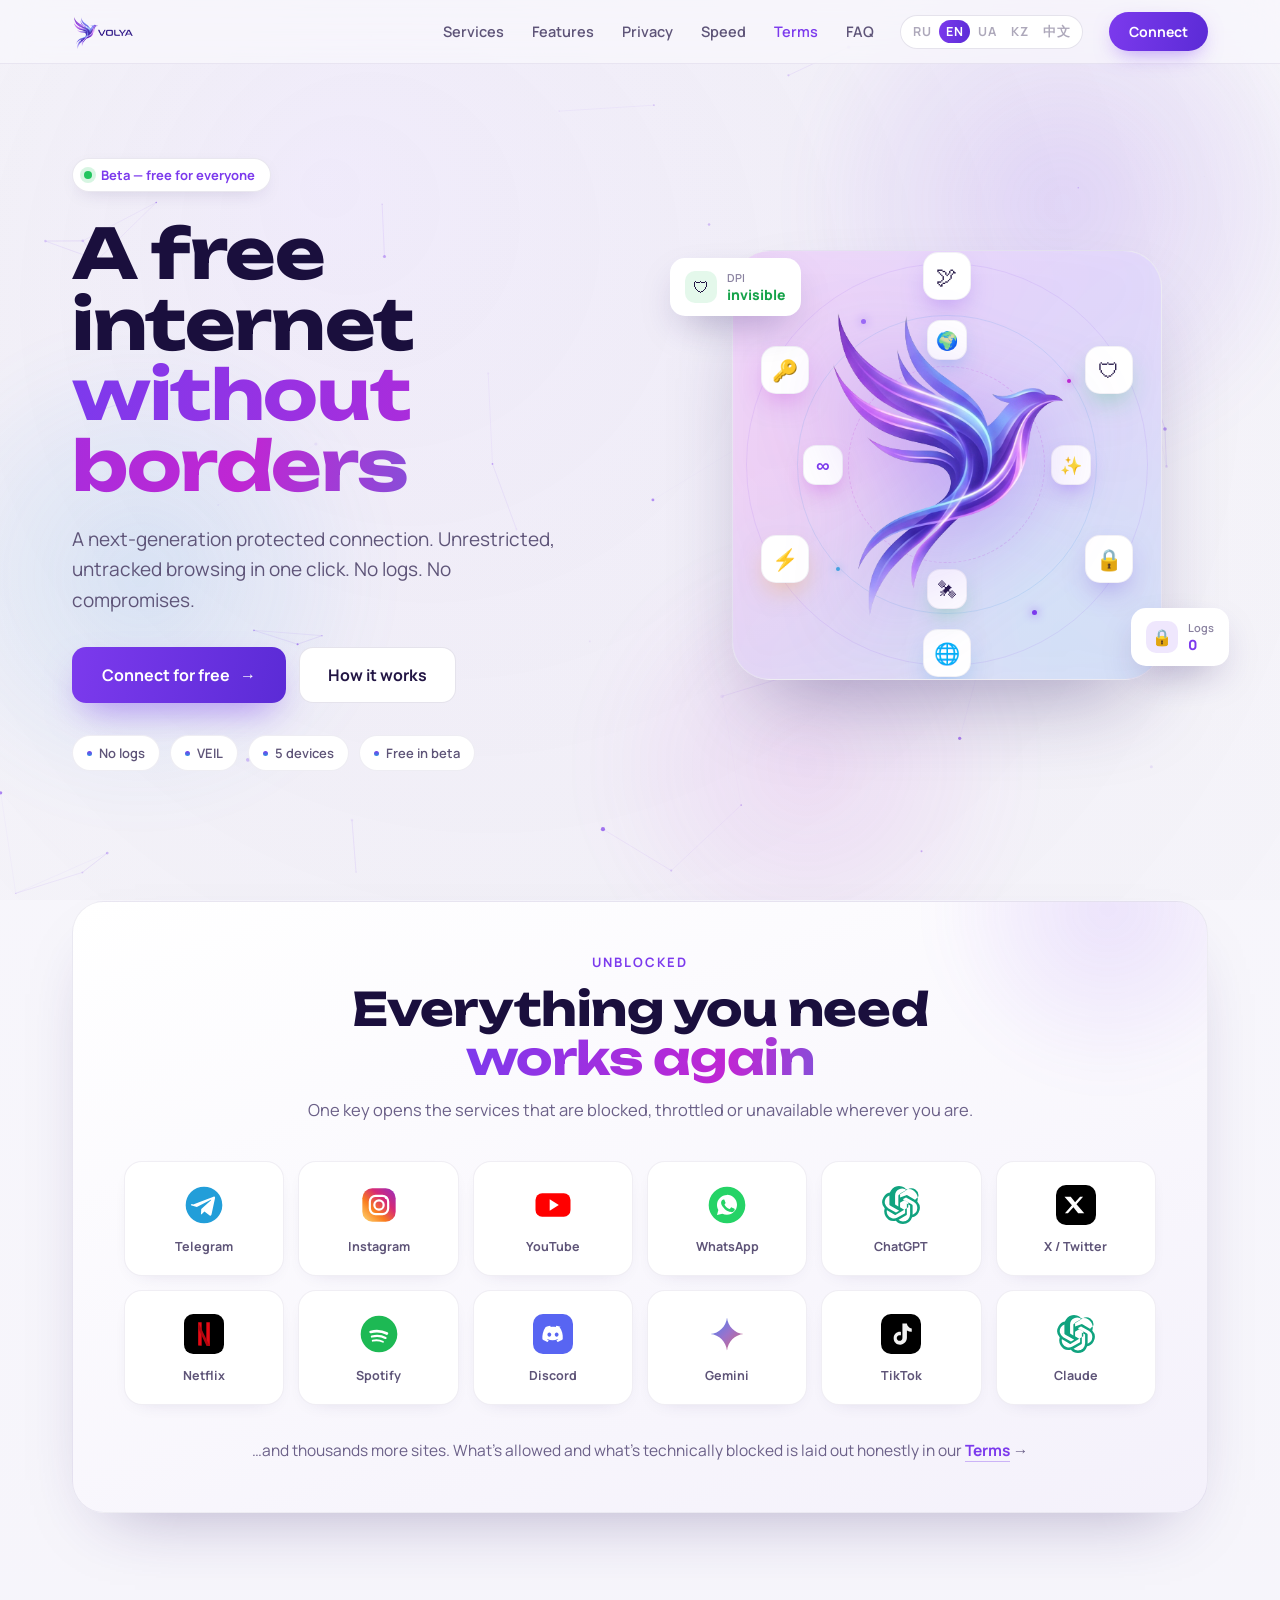
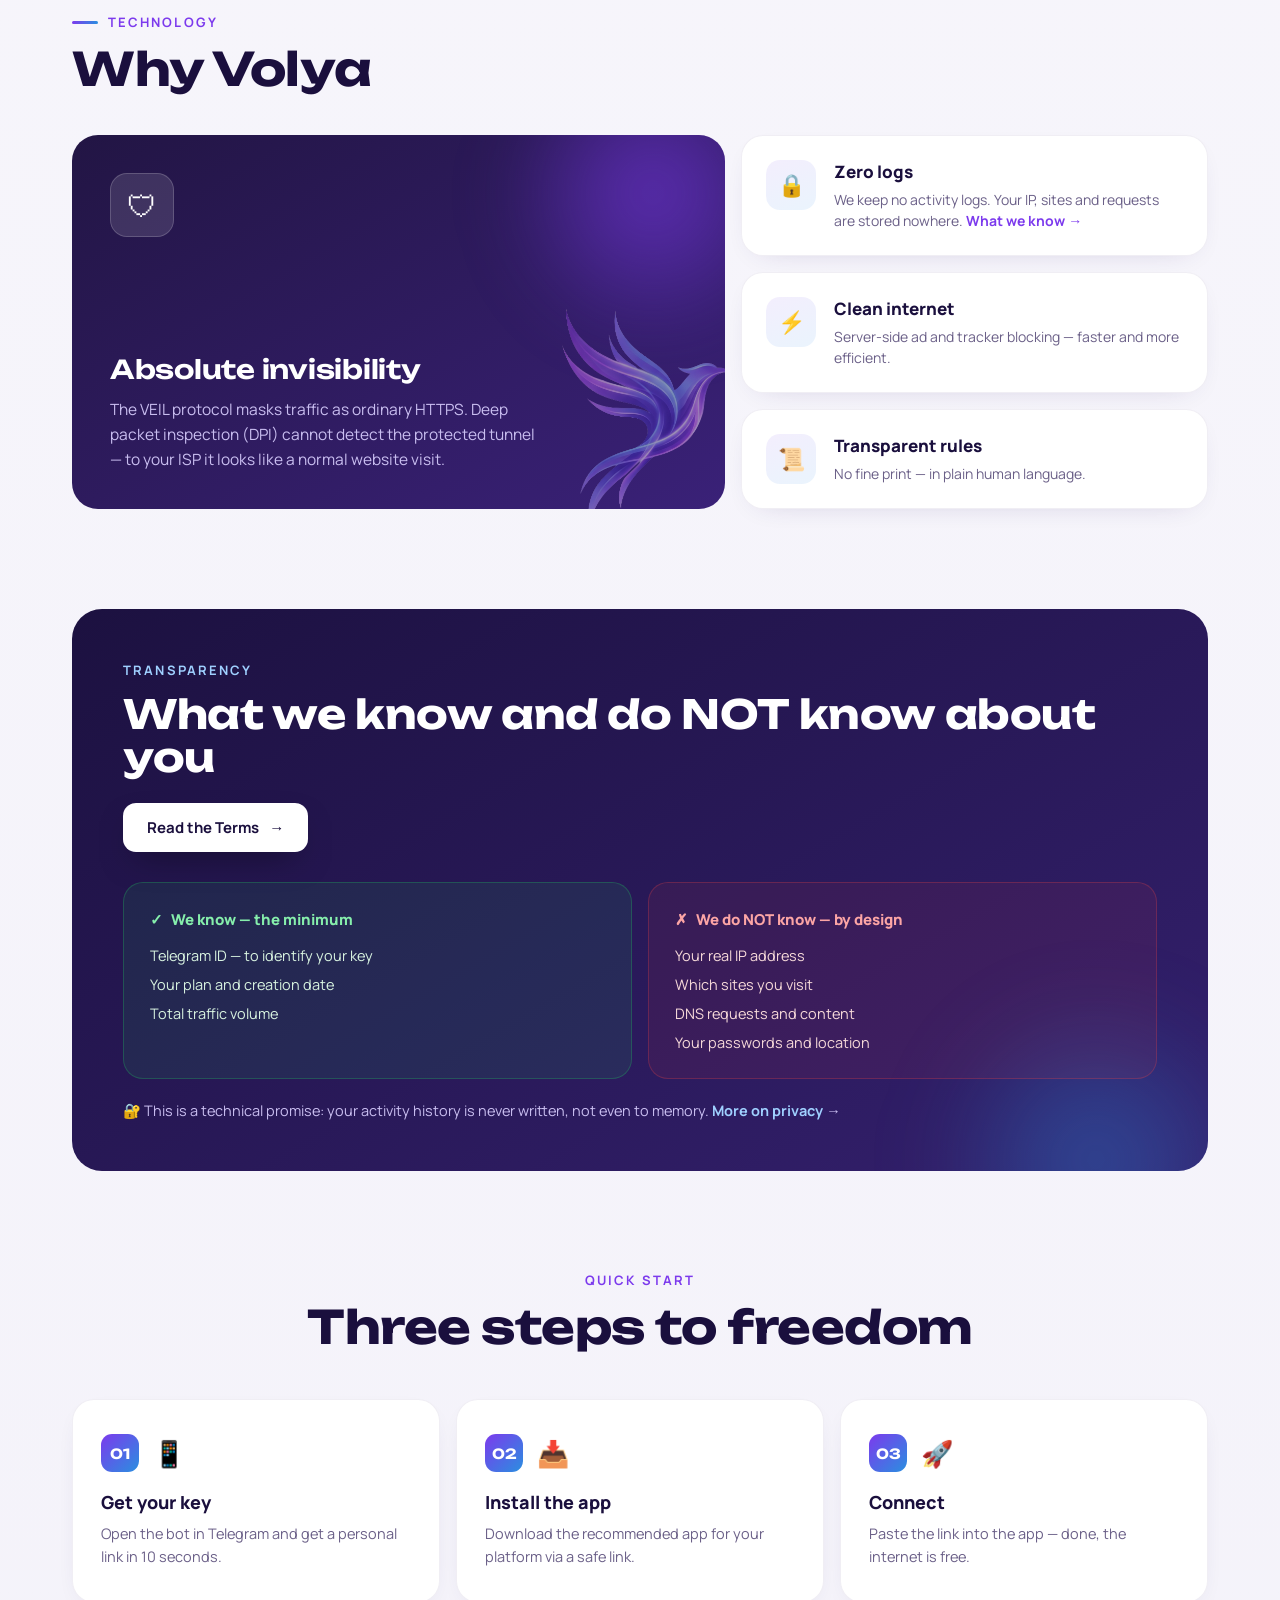
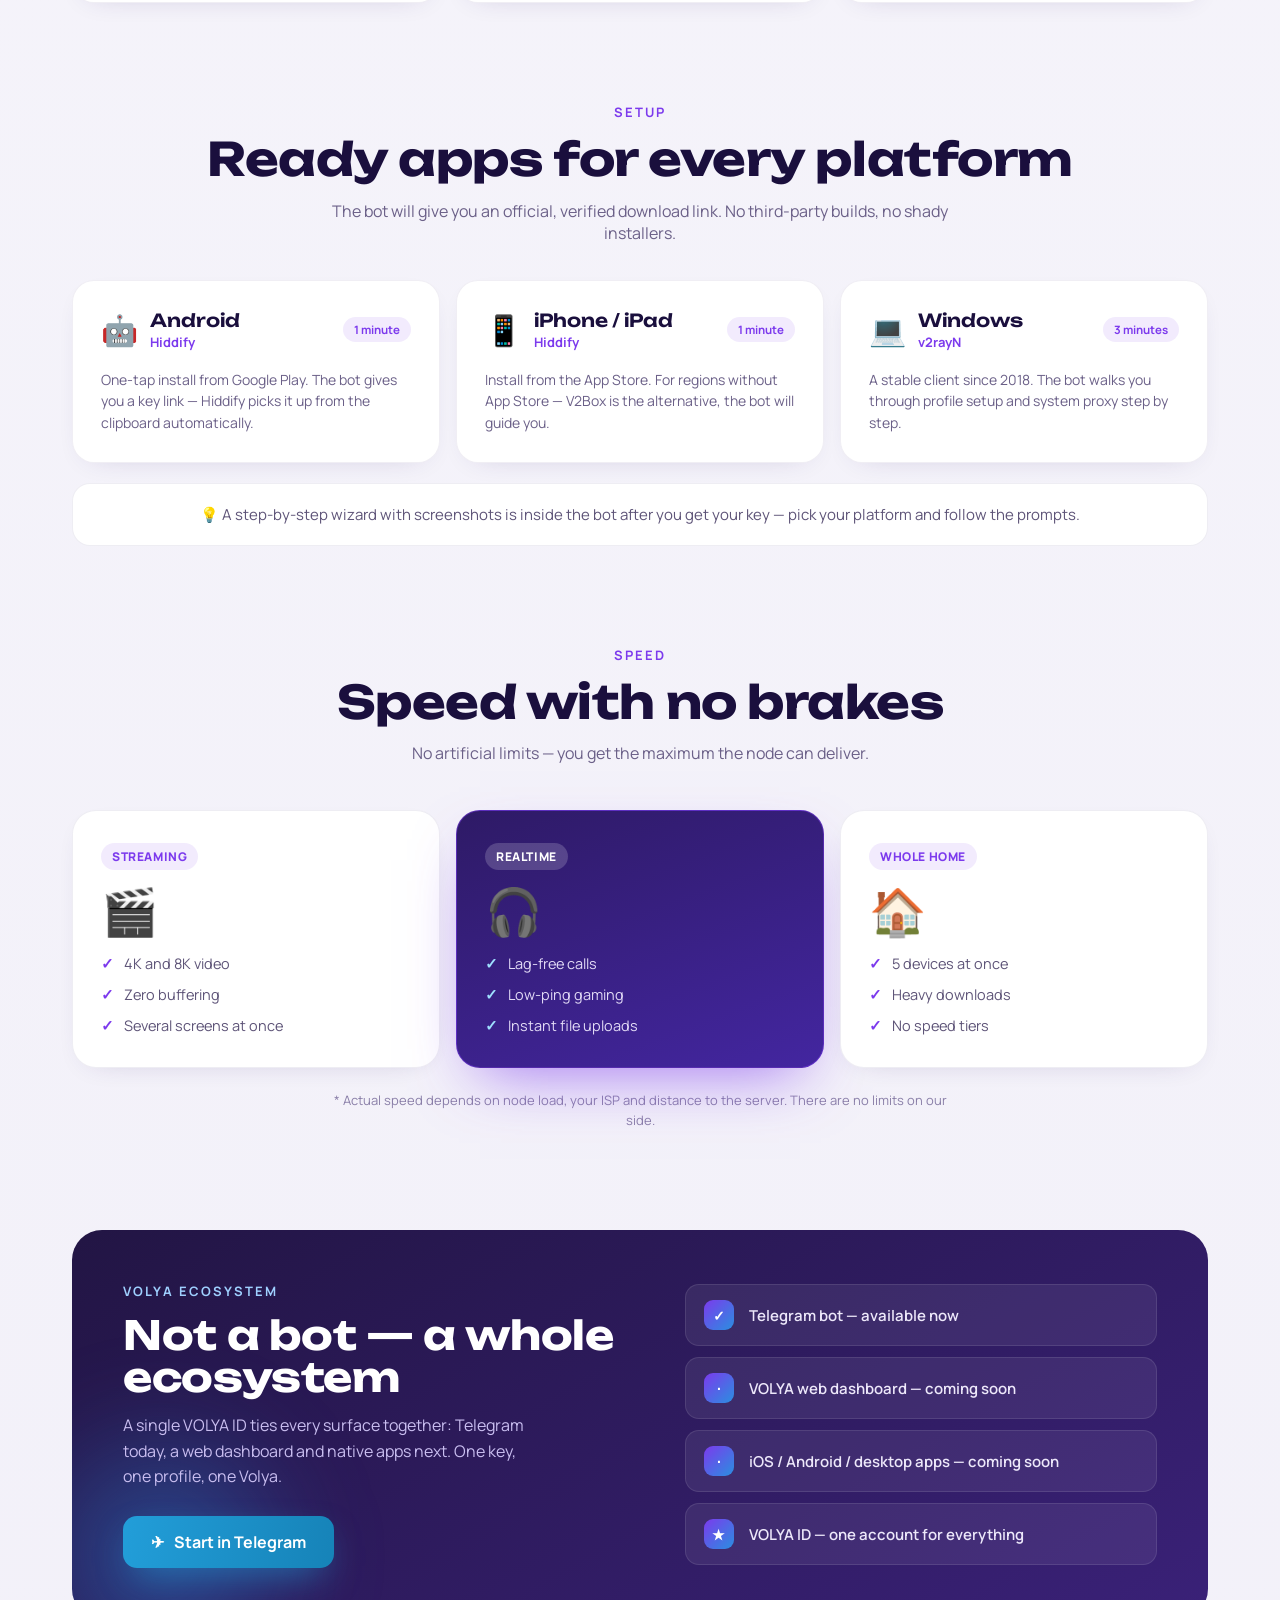
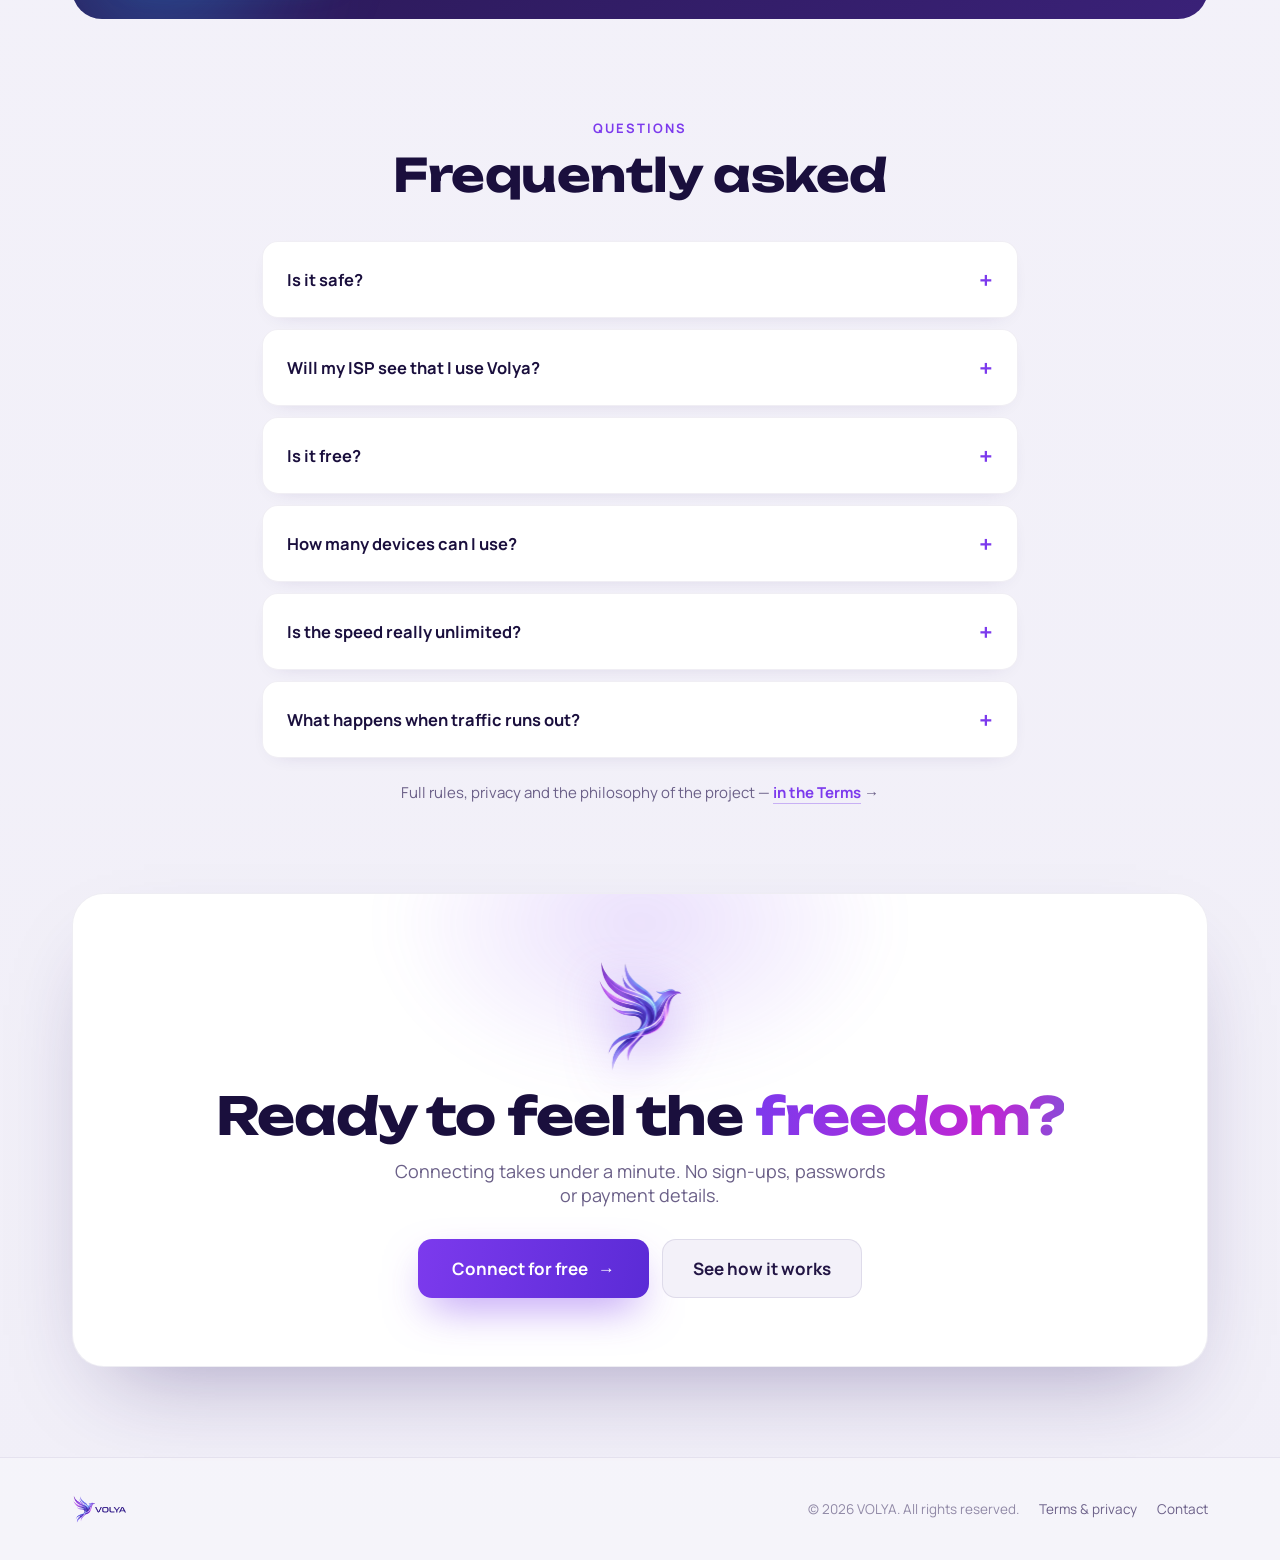
<file: index.html>
<!DOCTYPE html>
<html lang="ru">
<head>
<meta charset="UTF-8">
<meta name="viewport" content="width=device-width, initial-scale=1">
<title>VOLYA — бесплатный VPN через Telegram | обход блокировок, без логов</title>
<meta name="description" content="Бесплатный VPN VOLYA через Telegram-бот: доступ к заблокированным сайтам за 1 минуту. Стойкость к DPI (технология VEIL), 5 устройств, без логов и регистрации.">
<meta name="keywords" content="бесплатный VPN, VPN Telegram, обход блокировок, VPN без логов, доступ к заблокированным сайтам, free VPN, VPN бот, свободный интернет">
<link rel="canonical" href="https://volya.cloud/">
<meta name="robots" content="index, follow">
<meta name="theme-color" content="#7C3AED">
<!-- Open Graph -->
<meta property="og:type" content="website">
<meta property="og:site_name" content="VOLYA">
<meta property="og:title" content="VOLYA — бесплатный VPN через Telegram">
<meta property="og:description" content="Доступ к свободному интернету за 1 минуту. Обход блокировок, стойкость к DPI, без логов и регистрации. 5 устройств. Бесплатно в бете.">
<meta property="og:url" content="https://volya.cloud/">
<meta property="og:image" content="https://volya.cloud/assets/og.png">
<meta property="og:image:width" content="1200">
<meta property="og:image:height" content="630">
<meta property="og:locale" content="ru_RU">
<meta property="og:locale:alternate" content="en_US">
<meta property="og:locale:alternate" content="uk_UA">
<meta property="og:locale:alternate" content="kk_KZ">
<meta property="og:locale:alternate" content="zh_CN">
<!-- Twitter -->
<meta name="twitter:card" content="summary_large_image">
<meta name="twitter:title" content="VOLYA — бесплатный VPN через Telegram">
<meta name="twitter:description" content="Доступ к свободному интернету за 1 минуту. Без логов, без регистрации. Бесплатно в бете.">
<meta name="twitter:image" content="https://volya.cloud/assets/og.png">
<!-- JSON-LD: Organization + SoftwareApplication + FAQPage (GEO/AI-цитируемость) -->
<script type="application/ld+json">{"@context":"https://schema.org","@type":"Organization","name":"VOLYA","url":"https://volya.cloud/","logo":"https://volya.cloud/logo.png","sameAs":["https://t.me/volya_gate_bot"],"description":"Бесплатный VPN-сервис через Telegram-бот: доступ к свободному интернету, обход блокировок, без логов."}</script>
<script type="application/ld+json">{"@context":"https://schema.org","@type":"SoftwareApplication","name":"VOLYA VPN","applicationCategory":"SecurityApplication","operatingSystem":"Android, iOS, Windows","offers":{"@type":"Offer","price":"0","priceCurrency":"USD"},"description":"Бесплатный VPN через Telegram-бот. Обход блокировок, стойкость к DPI, 5 устройств, без логов и регистрации.","url":"https://volya.cloud/"}</script>
<script type="application/ld+json">{"@context":"https://schema.org","@type":"FAQPage","mainEntity":[{"@type":"Question","name":"VOLYA — это бесплатно?","acceptedAnswer":{"@type":"Answer","text":"Да. Пока проект в бета-тестировании, VOLYA полностью бесплатен: без регистрации, паролей и платёжных данных. Ключ доступа выдаётся в Telegram-боте за 1 минуту."}},{"@type":"Question","name":"Как получить бесплатный VPN VOLYA?","acceptedAnswer":{"@type":"Answer","text":"Откройте Telegram-бот @volya_gate_bot, нажмите «Получить ключ», выберите платформу (Android, iOS, Windows) и следуйте пошаговой инструкции. Подключение занимает меньше минуты."}},{"@type":"Question","name":"Увидит ли провайдер, что я использую VPN?","acceptedAnswer":{"@type":"Answer","text":"Нет. Технология VEIL делает трафик неотличимым от обычного HTTPS. Системы DPI, которые используют провайдеры, не могут обнаружить защищённое соединение."}},{"@type":"Question","name":"На скольких устройствах работает один ключ?","acceptedAnswer":{"@type":"Answer","text":"Один ключ работает одновременно на 5 устройствах — телефон, планшет, ПК и ТВ. Скорость не делится на тарифы."}}]}</script>
<link rel="icon" type="image/png" href="favicon.png?v=2">
<link href="assets/fonts/fonts.css" rel="stylesheet">
<style>
*{box-sizing:border-box;margin:0;padding:0}
html{scroll-behavior:smooth;scroll-padding-top:80px}
body{background:#F4F3F9;color:#221544;font-family:'Manrope',sans-serif;-webkit-font-smoothing:antialiased;overflow-x:hidden}
::selection{background:rgba(124,58,237,.18);color:#221544}
a{color:inherit;text-decoration:none}
button{font-family:inherit}
img{max-width:100%;display:block}
@keyframes floatY{0%{transform:translateY(0)}50%{transform:translateY(-16px)}100%{transform:translateY(0)}}
@keyframes floatY2{0%{transform:translateY(0)}50%{transform:translateY(13px)}100%{transform:translateY(0)}}
@keyframes meshShift{0%{transform:translate(0,0) rotate(0)}50%{transform:translate(-4%,3%) rotate(8deg)}100%{transform:translate(0,0) rotate(0)}}
@keyframes shimmer{0%{background-position:0% 50%}100%{background-position:200% 50%}}
@keyframes pulseDot{0%,100%{opacity:1;transform:scale(1)}50%{opacity:.35;transform:scale(.6)}}
@keyframes orbit{to{transform:rotate(360deg)}}
@keyframes orbitR{to{transform:rotate(-360deg)}}
.shdisplay{font-family:'Unbounded',sans-serif}
.shimmer{background:linear-gradient(100deg,#7C3AED 0%,#C026D3 38%,#2A8FE0 72%,#7C3AED 100%);background-size:200% auto;-webkit-background-clip:text;background-clip:text;color:transparent;animation:shimmer 7s linear infinite}
.hov{transition:transform .25s,box-shadow .25s,border-color .25s,background .25s,color .25s}
@media(prefers-reduced-motion:reduce){*,*::before,*::after{animation-duration:.001ms!important;animation-iteration-count:1!important;transition-duration:.001ms!important}}
@media(max-width:760px){[style*="blur(42px)"]{animation:none!important}}
.burger{display:none;align-items:center;justify-content:center;width:42px;height:42px;border-radius:12px;background:#fff;border:1px solid rgba(46,26,102,.12);cursor:pointer;flex-direction:column;gap:4px}
.burger span{display:block;width:18px;height:2px;border-radius:2px;background:#5E5478}
.mobile-menu{display:none;position:fixed;inset:0;z-index:60;background:rgba(248,247,252,.98);flex-direction:column;padding:88px 26px 30px;gap:6px}
.mobile-menu a{font-family:'Unbounded',sans-serif;font-weight:600;font-size:22px;color:#1A0F3D;padding:14px 0;border-bottom:1px solid rgba(46,26,102,.06)}
.mobile-menu .mm-cta{font-family:'Manrope';font-weight:700;font-size:16px;color:#fff;text-align:center;border:none;border-bottom:none;border-radius:14px;padding:16px;margin-top:16px;background:linear-gradient(100deg,#7C3AED,#5B2BD6)}
.mm-close{position:absolute;top:20px;right:20px;width:42px;height:42px;border-radius:12px;background:#fff;border:1px solid rgba(46,26,102,.12);cursor:pointer;font-size:20px;color:#5E5478}
.hov-nav:hover{color:#221544!important}
.hov-nav-active:hover{color:#5B2BD6!important}
.hov-btn:hover{transform:translateY(-1px);box-shadow:0 12px 28px -8px rgba(124,58,237,.75)!important}
.hov-cta:hover{transform:translateY(-2px);box-shadow:0 22px 46px -12px rgba(124,58,237,.75)!important}
.hov-secondary:hover{border-color:rgba(124,58,237,.4)!important}
.hov-card:hover{transform:translateY(-5px);box-shadow:0 18px 40px -18px rgba(124,58,237,.5)!important}
.hov-card-feat:hover{border-color:rgba(124,58,237,.3)!important}
.hov-lift:hover{transform:translateY(-2px)}
.hov-tariff:hover{transform:translateY(-5px)}
.hov-pill:hover{border-color:rgba(124,58,237,.4)!important;color:#221544!important}
.faq-button:hover{background:rgba(124,58,237,.04)}
.faq-item.open .faq-icon{transform:rotate(45deg)}
.faq-item.open .faq-answer{max-height:600px!important}
.faq-item.open{border-color:rgba(124,58,237,.35)!important}
.lang-btn{cursor:pointer;letter-spacing:.04em}
.lang-btn:hover{border-color:rgba(124,58,237,.4)!important}
@media(max-width:920px){
  .hero-grid{grid-template-columns:1fr!important;padding-top:120px!important}
  .hero-visual{min-height:380px!important;max-width:380px!important;margin:0 auto!important}
  .nav-links{display:none!important}
  .nav-cta-mobile-hide{display:none!important}
  .burger{display:flex!important}
  #siteNav{backdrop-filter:none!important;-webkit-backdrop-filter:none!important;background:rgba(248,247,252,.97)!important}
  .grid-3,.grid-6{grid-template-columns:1fr 1fr!important}
  .grid-features{grid-template-columns:1fr!important}
  .grid-tg{grid-template-columns:1fr!important}
}
@media(max-width:560px){
  .grid-3,.grid-6,.grid-tariffs{grid-template-columns:1fr!important}
  .nav-cta-mobile-hide{display:none!important}
  .nav-bar{padding:10px 18px!important;gap:14px!important}
  .section-pad{padding-left:18px!important;padding-right:18px!important}
}
</style>
</head>
<body>
<div style="position:relative;min-height:100vh;background:linear-gradient(180deg,#F8F7FC 0%,#F1EFF8 100%)">

<canvas id="cosmosCanvas" style="position:fixed;inset:0;width:100%;height:100%;pointer-events:none;z-index:0"></canvas>

<div id="ambient" style="position:fixed;inset:0;pointer-events:none;z-index:0;overflow:hidden">
  <div style="position:absolute;top:-10%;right:-6%;width:46vw;height:46vw;border-radius:50%;background:radial-gradient(circle,rgba(124,58,237,.16),transparent 65%);filter:blur(20px)"></div>
  <div style="position:absolute;top:34%;left:-10%;width:42vw;height:42vw;border-radius:50%;background:radial-gradient(circle,rgba(42,143,224,.13),transparent 65%);filter:blur(20px)"></div>
  <div style="position:absolute;bottom:-12%;right:18%;width:38vw;height:38vw;border-radius:50%;background:radial-gradient(circle,rgba(192,38,211,.10),transparent 65%);filter:blur(24px)"></div>
</div>

<!-- NAV -->
<nav id="siteNav" style="position:fixed;top:0;left:0;right:0;z-index:50;backdrop-filter:blur(16px);-webkit-backdrop-filter:blur(16px);background:rgba(248,247,252,.74);border-bottom:1px solid rgba(46,26,102,.07)">
  <div class="nav-bar" style="max-width:1200px;margin:0 auto;padding:12px 32px;display:flex;align-items:center;gap:26px">
    <a href="#top" style="display:flex;align-items:center;margin-right:auto"><img src="assets/logo.png" alt="VOLYA" style="height:34px;width:auto"></a>
    <div class="nav-links" style="display:flex;gap:28px;align-items:center">
      <a class="hov hov-nav" href="#services" style="font-size:14.5px;font-weight:600;color:#5E5478" data-i18n="nav.services">Сервисы</a>
      <a class="hov hov-nav" href="#why" style="font-size:14.5px;font-weight:600;color:#5E5478" data-i18n="nav.features">Возможности</a>
      <a class="hov hov-nav" href="/privacy.html" style="font-size:14.5px;font-weight:600;color:#5E5478" data-i18n="nav.privacy">Приватность</a>
      <a class="hov hov-nav" href="#tariffs" style="font-size:14.5px;font-weight:600;color:#5E5478" data-i18n="nav.tariffs">Скорость</a>
      <a class="hov hov-nav-active" href="/terms.html" style="font-size:14.5px;font-weight:600;color:#7C3AED" data-i18n="nav.terms">Условия</a>
      <a class="hov hov-nav" href="#faq" style="font-size:14.5px;font-weight:600;color:#5E5478" data-i18n="nav.faq">FAQ</a>
    </div>
    <div class="lang-btn" style="display:flex;align-items:center;gap:1px;background:#fff;border:1px solid rgba(46,26,102,.12);font-weight:700;font-size:12.5px;padding:4px 5px;border-radius:999px">
      <span id="lang-ru" onclick="applyLang('ru')" style="cursor:pointer;padding:3px 7px;border-radius:999px">RU</span>
      <span id="lang-en" onclick="applyLang('en')" style="cursor:pointer;padding:3px 7px;border-radius:999px">EN</span>
      <span id="lang-uk" onclick="applyLang('uk')" style="cursor:pointer;padding:3px 7px;border-radius:999px">UA</span>
      <span id="lang-kk" onclick="applyLang('kk')" style="cursor:pointer;padding:3px 7px;border-radius:999px">KZ</span>
      <span id="lang-zh" onclick="applyLang('zh')" style="cursor:pointer;padding:3px 7px;border-radius:999px">中文</span>
    </div>
    <a class="hov hov-btn nav-cta-mobile-hide" href="https://t.me/volya_gate_bot" target="_blank" rel="noopener" style="display:inline-flex;align-items:center;gap:8px;font-weight:700;font-size:14px;color:#fff;padding:10px 20px;border-radius:999px;background:linear-gradient(100deg,#7C3AED,#5B2BD6);box-shadow:0 8px 22px -8px rgba(124,58,237,.6)" data-i18n="nav.connect">Подключить</a>
    <button class="burger" onclick="toggleMenu()" aria-label="Меню"><span></span><span></span><span></span></button>
  </div>
</nav>

<!-- MOBILE MENU -->
<div id="mobileMenu" class="mobile-menu">
  <button class="mm-close" onclick="toggleMenu()" aria-label="Закрыть">✕</button>
  <a href="#services" onclick="toggleMenu()" data-i18n="nav.services">Сервисы</a>
  <a href="#why" onclick="toggleMenu()" data-i18n="nav.features">Возможности</a>
  <a href="/privacy.html" data-i18n="nav.privacy">Приватность</a>
  <a href="#tariffs" onclick="toggleMenu()" data-i18n="nav.tariffs">Скорость</a>
  <a href="/terms.html" data-i18n="nav.terms">Условия</a>
  <a href="#faq" onclick="toggleMenu()" data-i18n="nav.faq">FAQ</a>
  <a class="mm-cta" href="https://t.me/volya_gate_bot" target="_blank" rel="noopener" data-i18n="nav.connect">Подключить</a>
</div>

<!-- HERO -->
<header id="top" class="hero-grid section-pad" style="position:relative;z-index:1;max-width:1200px;margin:0 auto;padding:158px 32px 70px;display:grid;grid-template-columns:1.04fr .96fr;gap:48px;align-items:center">
  <div>
    <div data-reveal style="display:inline-flex;align-items:center;gap:9px;padding:7px 15px 7px 11px;border-radius:999px;background:#fff;border:1px solid rgba(46,26,102,.1);box-shadow:0 6px 20px -10px rgba(46,26,102,.25);font-size:13px;font-weight:700;color:#7C3AED;margin-bottom:26px;white-space:nowrap">
      <span style="width:8px;height:8px;border-radius:50%;background:#22C55E;box-shadow:0 0 0 4px rgba(34,197,94,.18);animation:pulseDot 1.8s infinite"></span><span data-i18n="hero.badge">Бета — бесплатно для всех</span>
    </div>
    <h1 data-reveal data-delay="80" class="shdisplay" style="font-weight:700;font-size:clamp(40px,5.4vw,72px);line-height:1.02;letter-spacing:-.02em;color:#1A0F3D;margin-bottom:24px">
      <span data-i18n="hero.title1">Свободный интернет</span> <span class="shimmer" data-i18n="hero.title2">без границ</span>
    </h1>
    <p data-reveal data-delay="160" style="font-size:clamp(16px,1.5vw,19px);line-height:1.6;color:#5E5478;max-width:500px;margin-bottom:32px" data-i18n="hero.sub">Защищённое подключение нового поколения. Серфинг без блокировок и слежки — в один клик. Без логов. Без компромиссов.</p>
    <div data-reveal data-delay="240" style="display:flex;gap:13px;flex-wrap:wrap;margin-bottom:32px">
      <a class="hov hov-cta" href="https://t.me/volya_gate_bot" target="_blank" rel="noopener" style="display:inline-flex;align-items:center;gap:10px;font-weight:700;font-size:16px;color:#fff;padding:16px 30px;border-radius:14px;background:linear-gradient(100deg,#7C3AED,#5B2BD6);box-shadow:0 16px 36px -12px rgba(124,58,237,.6)"><span data-i18n="hero.cta1">Подключить бесплатно</span> →</a>
      <a class="hov hov-secondary" href="#how" style="display:inline-flex;align-items:center;gap:10px;font-weight:700;font-size:16px;color:#221544;padding:16px 28px;border-radius:14px;background:#fff;border:1px solid rgba(46,26,102,.12)" data-i18n="hero.cta2">Как это работает</a>
    </div>
    <div data-reveal data-delay="320" id="hero-chips" style="display:flex;gap:10px;flex-wrap:wrap"><span style="display:inline-flex;align-items:center;gap:7px;font-size:13px;font-weight:600;color:#5E5478;padding:8px 14px;border-radius:999px;background:#fff;border:1px solid rgba(46,26,102,.08)"><span style="width:5px;height:5px;border-radius:50%;background:linear-gradient(#7C3AED,#2A8FE0)"></span>No logs</span><span style="display:inline-flex;align-items:center;gap:7px;font-size:13px;font-weight:600;color:#5E5478;padding:8px 14px;border-radius:999px;background:#fff;border:1px solid rgba(46,26,102,.08)"><span style="width:5px;height:5px;border-radius:50%;background:linear-gradient(#7C3AED,#2A8FE0)"></span>VEIL</span><span style="display:inline-flex;align-items:center;gap:7px;font-size:13px;font-weight:600;color:#5E5478;padding:8px 14px;border-radius:999px;background:#fff;border:1px solid rgba(46,26,102,.08)"><span style="width:5px;height:5px;border-radius:50%;background:linear-gradient(#7C3AED,#2A8FE0)"></span>5 devices</span><span style="display:inline-flex;align-items:center;gap:7px;font-size:13px;font-weight:600;color:#5E5478;padding:8px 14px;border-radius:999px;background:#fff;border:1px solid rgba(46,26,102,.08)"><span style="width:5px;height:5px;border-radius:50%;background:linear-gradient(#7C3AED,#2A8FE0)"></span>Free in beta</span></div>
  </div>
  <div class="hero-visual" data-reveal data-delay="120" style="position:relative;min-height:480px;display:flex;align-items:center;justify-content:center">
    <div style="position:relative;width:100%;max-width:430px;aspect-ratio:1;border-radius:38px;background:linear-gradient(160deg,#fff,#F2EFFB);border:1px solid rgba(46,26,102,.08);box-shadow:0 44px 90px -34px rgba(46,26,102,.42);overflow:hidden;display:flex;align-items:center;justify-content:center">
      <div style="position:absolute;width:130%;height:130%;background:conic-gradient(from 30deg,rgba(124,58,237,.20),rgba(42,143,224,.16),rgba(192,38,211,.20),rgba(124,58,237,.20));filter:blur(42px);animation:meshShift 16s ease-in-out infinite"></div>
      <div style="position:absolute;width:94%;height:94%;border:1px solid rgba(124,58,237,.10);border-radius:50%"></div>
      <div style="position:absolute;width:70%;height:70%;border:1px solid rgba(42,143,224,.13);border-radius:50%"></div>
      <div style="position:absolute;width:46%;height:46%;border:1px dashed rgba(192,38,211,.16);border-radius:50%"></div>
      <div style="position:absolute;top:16%;left:30%;width:5px;height:5px;border-radius:50%;background:#9B6BF5;box-shadow:0 0 10px #9B6BF5;animation:pulseDot 2.6s ease-in-out infinite"></div>
      <div style="position:absolute;top:74%;left:24%;width:4px;height:4px;border-radius:50%;background:#42A5E0;box-shadow:0 0 9px #42A5E0;animation:pulseDot 3.1s ease-in-out infinite"></div>
      <div style="position:absolute;top:30%;left:78%;width:4px;height:4px;border-radius:50%;background:#C026D3;box-shadow:0 0 9px #C026D3;animation:pulseDot 2.2s ease-in-out infinite"></div>
      <div style="position:absolute;top:84%;left:70%;width:5px;height:5px;border-radius:50%;background:#7C3AED;box-shadow:0 0 10px #7C3AED;animation:pulseDot 3.4s ease-in-out infinite"></div>
      <div style="position:absolute;width:88%;height:88%;border-radius:50%;animation:orbit 46s linear infinite">
        <div style="position:absolute;top:0%;left:50%;transform:translate(-50%,-50%)"><div style="width:48px;height:48px;border-radius:15px;background:#fff;border:1px solid rgba(46,26,102,.06);box-shadow:0 12px 28px -10px rgba(124,58,237,.55);display:flex;align-items:center;justify-content:center;font-size:21px;animation:orbitR 46s linear infinite">🕊</div></div>
        <div style="position:absolute;top:25%;left:93%;transform:translate(-50%,-50%)"><div style="width:48px;height:48px;border-radius:15px;background:#fff;border:1px solid rgba(46,26,102,.06);box-shadow:0 12px 28px -10px rgba(34,197,94,.5);display:flex;align-items:center;justify-content:center;font-size:21px;animation:orbitR 46s linear infinite">🛡</div></div>
        <div style="position:absolute;top:75%;left:93%;transform:translate(-50%,-50%)"><div style="width:48px;height:48px;border-radius:15px;background:#fff;border:1px solid rgba(46,26,102,.06);box-shadow:0 12px 28px -10px rgba(91,43,214,.5);display:flex;align-items:center;justify-content:center;font-size:21px;animation:orbitR 46s linear infinite">🔒</div></div>
        <div style="position:absolute;top:100%;left:50%;transform:translate(-50%,-50%)"><div style="width:48px;height:48px;border-radius:15px;background:#fff;border:1px solid rgba(46,26,102,.06);box-shadow:0 12px 28px -10px rgba(42,143,224,.55);display:flex;align-items:center;justify-content:center;font-size:21px;animation:orbitR 46s linear infinite">🌐</div></div>
        <div style="position:absolute;top:75%;left:7%;transform:translate(-50%,-50%)"><div style="width:48px;height:48px;border-radius:15px;background:#fff;border:1px solid rgba(46,26,102,.06);box-shadow:0 12px 28px -10px rgba(245,158,11,.5);display:flex;align-items:center;justify-content:center;font-size:21px;animation:orbitR 46s linear infinite">⚡</div></div>
        <div style="position:absolute;top:25%;left:7%;transform:translate(-50%,-50%)"><div style="width:48px;height:48px;border-radius:15px;background:#fff;border:1px solid rgba(46,26,102,.06);box-shadow:0 12px 28px -10px rgba(192,38,211,.5);display:flex;align-items:center;justify-content:center;font-size:21px;animation:orbitR 46s linear infinite">🔑</div></div>
      </div>
      <div style="position:absolute;width:58%;height:58%;border-radius:50%;animation:orbitR 32s linear infinite">
        <div style="position:absolute;top:0%;left:50%;transform:translate(-50%,-50%)"><div style="width:40px;height:40px;border-radius:13px;background:#fff;border:1px solid rgba(46,26,102,.06);box-shadow:0 10px 22px -8px rgba(42,143,224,.5);display:flex;align-items:center;justify-content:center;font-size:18px;animation:orbit 32s linear infinite">🌍</div></div>
        <div style="position:absolute;top:50%;left:100%;transform:translate(-50%,-50%)"><div style="width:40px;height:40px;border-radius:13px;background:#fff;border:1px solid rgba(46,26,102,.06);box-shadow:0 10px 22px -8px rgba(124,58,237,.5);display:flex;align-items:center;justify-content:center;font-size:18px;animation:orbit 32s linear infinite">✨</div></div>
        <div style="position:absolute;top:100%;left:50%;transform:translate(-50%,-50%)"><div style="width:40px;height:40px;border-radius:13px;background:#fff;border:1px solid rgba(46,26,102,.06);box-shadow:0 10px 22px -8px rgba(34,197,94,.45);display:flex;align-items:center;justify-content:center;font-size:18px;animation:orbit 32s linear infinite">🛰</div></div>
        <div style="position:absolute;top:50%;left:0%;transform:translate(-50%,-50%)"><div style="width:40px;height:40px;border-radius:13px;background:#fff;border:1px solid rgba(46,26,102,.06);box-shadow:0 10px 22px -8px rgba(192,38,211,.5);display:flex;align-items:center;justify-content:center;font-size:19px;color:#7C3AED;font-weight:800;font-family:Unbounded,sans-serif;animation:orbit 32s linear infinite">∞</div></div>
      </div>
      <img src="assets/bird.png" alt="VOLYA" style="position:relative;width:58%;filter:drop-shadow(0 22px 44px rgba(124,58,237,.38));animation:floatY 6s ease-in-out infinite">
    </div>
    <div style="position:absolute;top:7%;left:-3%;display:flex;align-items:center;gap:10px;padding:12px 15px;border-radius:15px;background:#fff;box-shadow:0 16px 40px -14px rgba(46,26,102,.4);animation:floatY2 5s ease-in-out infinite">
      <span style="width:32px;height:32px;border-radius:10px;background:rgba(34,197,94,.12);display:flex;align-items:center;justify-content:center;font-size:16px">🛡</span>
      <div><div style="font-size:11px;color:#8A82A0;font-weight:600">DPI</div><div style="font-size:14px;font-weight:800;color:#16A34A" data-i18n="proof.dpi">не виден</div></div>
    </div>
    <div style="position:absolute;bottom:8%;right:-4%;display:flex;align-items:center;gap:10px;padding:12px 15px;border-radius:15px;background:#fff;box-shadow:0 16px 40px -14px rgba(46,26,102,.4);animation:floatY 5.6s ease-in-out infinite">
      <span style="width:32px;height:32px;border-radius:10px;background:rgba(124,58,237,.12);display:flex;align-items:center;justify-content:center;font-size:16px">🔒</span>
      <div><div style="font-size:11px;color:#8A82A0;font-weight:600" data-i18n="proof.logsLabel">Логов</div><div style="font-size:14px;font-weight:800;color:#7C3AED">0</div></div>
    </div>
  </div>
</header>

<!-- SERVICES -->
<section id="services" class="section-pad" style="position:relative;z-index:1;max-width:1200px;margin:0 auto;padding:60px 32px 40px">
  <div data-reveal style="position:relative;overflow:hidden;border-radius:32px;background:linear-gradient(160deg,#fff,#F4F1FB);border:1px solid rgba(46,26,102,.08);box-shadow:0 30px 70px -38px rgba(46,26,102,.4);padding:clamp(32px,4vw,56px)">
    <div style="position:absolute;top:-30%;right:-8%;width:380px;height:380px;border-radius:50%;background:radial-gradient(circle,rgba(124,58,237,.12),transparent 65%);filter:blur(20px)"></div>
    <div style="position:relative;text-align:center;max-width:720px;margin:0 auto 40px">
      <div style="font-size:13px;font-weight:700;letter-spacing:.16em;text-transform:uppercase;color:#7C3AED;margin-bottom:14px" data-i18n="services.kicker">Снова доступно</div>
      <h2 class="shdisplay" style="font-weight:700;font-size:clamp(28px,3.8vw,46px);line-height:1.05;letter-spacing:-.01em;color:#1A0F3D"><span data-i18n="services.title1">Работает всё,</span> <span class="shimmer" data-i18n="services.title2">что вам нужно</span></h2>
      <p style="font-size:16.5px;color:#6B6088;margin-top:16px" data-i18n="services.sub">Один ключ открывает сервисы, которые заблокированы, замедлены или недоступны там, где вы находитесь.</p>
    </div>
    <div id="brands-grid" class="grid-6" style="position:relative;display:grid;grid-template-columns:repeat(6,1fr);gap:14px"><div class="hov hov-card" style="display:flex;flex-direction:column;align-items:center;gap:10px;padding:20px 10px;border-radius:18px;background:#fff;border:1px solid rgba(46,26,102,.07);box-shadow:0 6px 22px -16px rgba(46,26,102,.3)">
      <span style="width:46px;height:46px;display:flex;align-items:center;justify-content:center"><svg viewBox="0 0 48 48" width="40" height="40"><circle cx="24" cy="24" r="22" fill="#229ED9"/><path d="M11 23.4l24.4-9.4c1.1-.4 2.1.3 1.8 2l-4.2 19.5c-.3 1.3-1.1 1.6-2.2 1l-6.3-4.7-3 2.9c-.3.3-.6.6-1.2.6l.4-6.4 11.7-10.6c.5-.4-.1-.7-.8-.3L15.4 26.5l-6.2-1.9c-1.3-.4-1.4-1.3.3-1.9z" fill="#fff"/></svg></span>
      <span style="font-size:12.5px;font-weight:700;color:#5E5478">Telegram</span>
    </div><div class="hov hov-card" style="display:flex;flex-direction:column;align-items:center;gap:10px;padding:20px 10px;border-radius:18px;background:#fff;border:1px solid rgba(46,26,102,.07);box-shadow:0 6px 22px -16px rgba(46,26,102,.3)">
      <span style="width:46px;height:46px;display:flex;align-items:center;justify-content:center"><svg viewBox="0 0 48 48" width="40" height="40"><defs><linearGradient id="ig" x1="0" y1="1" x2="1" y2="0"><stop offset="0" stop-color="#FEDA75"/><stop offset=".35" stop-color="#FA7E1E"/><stop offset=".65" stop-color="#D62976"/><stop offset="1" stop-color="#962FBF"/></linearGradient></defs><rect x="4" y="4" width="40" height="40" rx="12" fill="url(#ig)"/><rect x="13" y="13" width="22" height="22" rx="7" fill="none" stroke="#fff" stroke-width="2.6"/><circle cx="24" cy="24" r="5.6" fill="none" stroke="#fff" stroke-width="2.6"/><circle cx="32.6" cy="15.4" r="1.7" fill="#fff"/></svg></span>
      <span style="font-size:12.5px;font-weight:700;color:#5E5478">Instagram</span>
    </div><div class="hov hov-card" style="display:flex;flex-direction:column;align-items:center;gap:10px;padding:20px 10px;border-radius:18px;background:#fff;border:1px solid rgba(46,26,102,.07);box-shadow:0 6px 22px -16px rgba(46,26,102,.3)">
      <span style="width:46px;height:46px;display:flex;align-items:center;justify-content:center"><svg viewBox="0 0 48 48" width="40" height="40"><rect x="3" y="10" width="42" height="28" rx="8" fill="#FF0000"/><path d="M20 17l11 7-11 7z" fill="#fff"/></svg></span>
      <span style="font-size:12.5px;font-weight:700;color:#5E5478">YouTube</span>
    </div><div class="hov hov-card" style="display:flex;flex-direction:column;align-items:center;gap:10px;padding:20px 10px;border-radius:18px;background:#fff;border:1px solid rgba(46,26,102,.07);box-shadow:0 6px 22px -16px rgba(46,26,102,.3)">
      <span style="width:46px;height:46px;display:flex;align-items:center;justify-content:center"><svg viewBox="0 0 48 48" width="40" height="40"><circle cx="24" cy="24" r="22" fill="#25D366"/><path d="M24 12c-6.6 0-12 5.4-12 12 0 2.1.6 4.1 1.6 5.9L12 36l6.4-1.6c1.7.9 3.6 1.4 5.6 1.4 6.6 0 12-5.4 12-12s-5.4-12-12-12z" fill="#fff"/><path d="M19.4 17.6c-.3 0-.7.1-1.1.5-.4.4-1.4 1.4-1.4 3.3s1.4 3.8 1.6 4.1c.2.3 2.8 4.4 6.9 6 3.4 1.3 4.1 1.1 4.9 1 .7-.1 2.3-.9 2.7-1.9.3-.9.3-1.7.2-1.9-.1-.2-.4-.3-.8-.5-.4-.2-2.3-1.2-2.7-1.3-.4-.1-.6-.2-.9.2-.3.4-1 1.3-1.2 1.5-.2.2-.4.3-.8.1-.4-.2-1.8-.7-3.4-2.1-1.2-1.1-2.1-2.4-2.3-2.8-.2-.4 0-.6.2-.8l.6-.7c.2-.2.3-.4.4-.7.1-.2 0-.5-.1-.7-.1-.2-.9-2.2-1.2-3-.3-.6-.6-.5-.8-.5l-.7.1z" fill="#25D366"/></svg></span>
      <span style="font-size:12.5px;font-weight:700;color:#5E5478">WhatsApp</span>
    </div><div class="hov hov-card" style="display:flex;flex-direction:column;align-items:center;gap:10px;padding:20px 10px;border-radius:18px;background:#fff;border:1px solid rgba(46,26,102,.07);box-shadow:0 6px 22px -16px rgba(46,26,102,.3)">
      <span style="width:46px;height:46px;display:flex;align-items:center;justify-content:center"><svg viewBox="0 0 24 24" width="38" height="38"><path d="M22.28 9.82a5.98 5.98 0 0 0-.52-4.91 6.05 6.05 0 0 0-6.51-2.9A6.07 6.07 0 0 0 4.98 4.18a5.98 5.98 0 0 0-3.99 2.9 6.05 6.05 0 0 0 .74 7.1 5.98 5.98 0 0 0 .51 4.91 6.05 6.05 0 0 0 6.52 2.9A5.98 5.98 0 0 0 13.26 24a6.06 6.06 0 0 0 5.77-4.21 5.99 5.99 0 0 0 4-2.9 6.06 6.06 0 0 0-.75-7.07zm-9.02 12.6a4.48 4.48 0 0 1-2.88-1.04l.14-.08 4.78-2.76a.79.79 0 0 0 .39-.68v-6.74l2.02 1.17a.07.07 0 0 1 .04.05v5.58a4.5 4.5 0 0 1-4.5 4.5zm-9.66-4.13a4.47 4.47 0 0 1-.54-3.01l.14.09 4.78 2.76a.77.77 0 0 0 .78 0l5.84-3.37v2.33a.08.08 0 0 1-.03.06L9.74 19.9a4.5 4.5 0 0 1-6.14-1.64zM2.34 7.9a4.48 4.48 0 0 1 2.34-1.97V11.6a.77.77 0 0 0 .39.68l5.81 3.35-2.02 1.17a.08.08 0 0 1-.07 0l-4.83-2.79A4.5 4.5 0 0 1 2.34 7.9zm16.6 3.86l-5.84-3.39 2.02-1.16a.08.08 0 0 1 .07 0l4.83 2.79a4.5 4.5 0 0 1-.68 8.12v-5.68a.79.79 0 0 0-.4-.68zm2.01-3.02l-.14-.09-4.77-2.78a.78.78 0 0 0-.79 0L11.42 7.2V4.87a.07.07 0 0 1 .03-.06l4.83-2.79a4.5 4.5 0 0 1 6.68 4.66zM10.32 12.9l-2.02-1.17a.08.08 0 0 1-.04-.05V6.1a4.5 4.5 0 0 1 7.38-3.45l-.14.08-4.78 2.76a.79.79 0 0 0-.39.68l-.01 6.73zm1.1-2.37L14 8.99l2.6 1.5v3l-2.6 1.5-2.6-1.5z" fill="#10A37F"/></svg></span>
      <span style="font-size:12.5px;font-weight:700;color:#5E5478">ChatGPT</span>
    </div><div class="hov hov-card" style="display:flex;flex-direction:column;align-items:center;gap:10px;padding:20px 10px;border-radius:18px;background:#fff;border:1px solid rgba(46,26,102,.07);box-shadow:0 6px 22px -16px rgba(46,26,102,.3)">
      <span style="width:46px;height:46px;display:flex;align-items:center;justify-content:center"><svg viewBox="0 0 48 48" width="40" height="40"><rect width="48" height="48" rx="12" fill="#000"/><path d="M28.9 14h3.6l-7.9 9 9.3 11h-7.3l-5.7-7.4L14.3 34H10.7l8.4-9.6L10.2 14h7.5l5.2 6.8L28.9 14z" fill="#fff"/></svg></span>
      <span style="font-size:12.5px;font-weight:700;color:#5E5478">X / Twitter</span>
    </div><div class="hov hov-card" style="display:flex;flex-direction:column;align-items:center;gap:10px;padding:20px 10px;border-radius:18px;background:#fff;border:1px solid rgba(46,26,102,.07);box-shadow:0 6px 22px -16px rgba(46,26,102,.3)">
      <span style="width:46px;height:46px;display:flex;align-items:center;justify-content:center"><svg viewBox="0 0 48 48" width="40" height="40"><rect width="48" height="48" rx="11" fill="#000"/><path d="M17 10h4.2v28l-4.2-.3z" fill="#E50914"/><path d="M26.8 10H31v28.3l-4.2-.4z" fill="#E50914"/><path d="M17 10l13.9 28.3-4.1-.4L17 17.2z" fill="#B1060F"/></svg></span>
      <span style="font-size:12.5px;font-weight:700;color:#5E5478">Netflix</span>
    </div><div class="hov hov-card" style="display:flex;flex-direction:column;align-items:center;gap:10px;padding:20px 10px;border-radius:18px;background:#fff;border:1px solid rgba(46,26,102,.07);box-shadow:0 6px 22px -16px rgba(46,26,102,.3)">
      <span style="width:46px;height:46px;display:flex;align-items:center;justify-content:center"><svg viewBox="0 0 48 48" width="40" height="40"><circle cx="24" cy="24" r="22" fill="#1DB954"/><path d="M14 21.5c6.2-1.7 13.4-1.2 19.5 1.9" stroke="#fff" stroke-width="3.2" stroke-linecap="round" fill="none"/><path d="M15.5 27c5.1-1.3 11.3-1 16.3 1.7" stroke="#fff" stroke-width="2.7" stroke-linecap="round" fill="none"/><path d="M16.5 32c4-1 8.2-.7 12.2 1.3" stroke="#fff" stroke-width="2.3" stroke-linecap="round" fill="none"/></svg></span>
      <span style="font-size:12.5px;font-weight:700;color:#5E5478">Spotify</span>
    </div><div class="hov hov-card" style="display:flex;flex-direction:column;align-items:center;gap:10px;padding:20px 10px;border-radius:18px;background:#fff;border:1px solid rgba(46,26,102,.07);box-shadow:0 6px 22px -16px rgba(46,26,102,.3)">
      <span style="width:46px;height:46px;display:flex;align-items:center;justify-content:center"><svg viewBox="0 0 48 48" width="40" height="40"><rect width="48" height="48" rx="12" fill="#5865F2"/><path d="M33.4 15.6c-1.7-.8-3.5-1.3-5.4-1.6-.2.4-.5 1-.7 1.5-2-.3-4-.3-6 0-.2-.5-.5-1.1-.7-1.5-1.9.3-3.7.8-5.4 1.6-3.4 5-4.3 9.9-3.9 14.7 2.1 1.6 4.2 2.5 6.2 3.2.5-.7 1-1.4 1.3-2.1-.7-.3-1.4-.6-2.1-1 .2-.1.4-.3.5-.4 4.1 1.9 8.6 1.9 12.6 0 .2.1.3.3.5.4-.7.4-1.4.7-2.1 1 .4.7.8 1.4 1.3 2.1 2.1-.7 4.2-1.6 6.2-3.2.5-5.6-.8-10.5-3.9-14.7zM19.6 27.3c-1.3 0-2.3-1.2-2.3-2.6 0-1.4 1-2.6 2.3-2.6s2.3 1.2 2.3 2.6c0 1.4-1 2.6-2.3 2.6zm8.8 0c-1.3 0-2.3-1.2-2.3-2.6 0-1.4 1-2.6 2.3-2.6s2.3 1.2 2.3 2.6c0 1.4-1 2.6-2.3 2.6z" fill="#fff"/></svg></span>
      <span style="font-size:12.5px;font-weight:700;color:#5E5478">Discord</span>
    </div><div class="hov hov-card" style="display:flex;flex-direction:column;align-items:center;gap:10px;padding:20px 10px;border-radius:18px;background:#fff;border:1px solid rgba(46,26,102,.07);box-shadow:0 6px 22px -16px rgba(46,26,102,.3)">
      <span style="width:46px;height:46px;display:flex;align-items:center;justify-content:center"><svg viewBox="0 0 48 48" width="38" height="38"><defs><linearGradient id="gm" x1="0" y1="0" x2="1" y2="1"><stop offset="0" stop-color="#4285F4"/><stop offset=".5" stop-color="#9B72CB"/><stop offset="1" stop-color="#D96570"/></linearGradient></defs><path d="M24 3c1.1 11.2 9.8 19.9 21 21-11.2 1.1-19.9 9.8-21 21-1.1-11.2-9.8-19.9-21-21 11.2-1.1 19.9-9.8 21-21z" fill="url(#gm)"/></svg></span>
      <span style="font-size:12.5px;font-weight:700;color:#5E5478">Gemini</span>
    </div><div class="hov hov-card" style="display:flex;flex-direction:column;align-items:center;gap:10px;padding:20px 10px;border-radius:18px;background:#fff;border:1px solid rgba(46,26,102,.07);box-shadow:0 6px 22px -16px rgba(46,26,102,.3)">
      <span style="width:46px;height:46px;display:flex;align-items:center;justify-content:center"><svg viewBox="0 0 48 48" width="40" height="40"><rect width="48" height="48" rx="12" fill="#000"/><path d="M31 11.5c.7 3.3 2.7 5.5 5.9 5.9v4c-2 .1-3.8-.5-5.8-1.5v8.4c0 4.7-3.5 8.5-8.1 8.5s-7.8-3.5-7.8-7.8c0-4.7 4.1-8.2 8.7-7.5v4.1c-.6-.2-1.3-.3-1.9-.2-1.9.2-3.2 1.8-3.1 3.7.1 1.8 1.6 3.2 3.5 3.1 1.9 0 3.3-1.5 3.3-3.5V11.5H31z" fill="#fff" opacity=".95"/></svg></span>
      <span style="font-size:12.5px;font-weight:700;color:#5E5478">TikTok</span>
    </div><div class="hov hov-card" style="display:flex;flex-direction:column;align-items:center;gap:10px;padding:20px 10px;border-radius:18px;background:#fff;border:1px solid rgba(46,26,102,.07);box-shadow:0 6px 22px -16px rgba(46,26,102,.3)">
      <span style="width:46px;height:46px;display:flex;align-items:center;justify-content:center"><svg viewBox="0 0 24 24" width="38" height="38"><path d="M22.28 9.82a5.98 5.98 0 0 0-.52-4.91 6.05 6.05 0 0 0-6.51-2.9A6.07 6.07 0 0 0 4.98 4.18a5.98 5.98 0 0 0-3.99 2.9 6.05 6.05 0 0 0 .74 7.1 5.98 5.98 0 0 0 .51 4.91 6.05 6.05 0 0 0 6.52 2.9A5.98 5.98 0 0 0 13.26 24a6.06 6.06 0 0 0 5.77-4.21 5.99 5.99 0 0 0 4-2.9 6.06 6.06 0 0 0-.75-7.07zm-9.02 12.6a4.48 4.48 0 0 1-2.88-1.04l.14-.08 4.78-2.76a.79.79 0 0 0 .39-.68v-6.74l2.02 1.17a.07.07 0 0 1 .04.05v5.58a4.5 4.5 0 0 1-4.5 4.5zm-9.66-4.13a4.47 4.47 0 0 1-.54-3.01l.14.09 4.78 2.76a.77.77 0 0 0 .78 0l5.84-3.37v2.33a.08.08 0 0 1-.03.06L9.74 19.9a4.5 4.5 0 0 1-6.14-1.64zM2.34 7.9a4.48 4.48 0 0 1 2.34-1.97V11.6a.77.77 0 0 0 .39.68l5.81 3.35-2.02 1.17a.08.08 0 0 1-.07 0l-4.83-2.79A4.5 4.5 0 0 1 2.34 7.9zm16.6 3.86l-5.84-3.39 2.02-1.16a.08.08 0 0 1 .07 0l4.83 2.79a4.5 4.5 0 0 1-.68 8.12v-5.68a.79.79 0 0 0-.4-.68zm2.01-3.02l-.14-.09-4.77-2.78a.78.78 0 0 0-.79 0L11.42 7.2V4.87a.07.07 0 0 1 .03-.06l4.83-2.79a4.5 4.5 0 0 1 6.68 4.66zM10.32 12.9l-2.02-1.17a.08.08 0 0 1-.04-.05V6.1a4.5 4.5 0 0 1 7.38-3.45l-.14.08-4.78 2.76a.79.79 0 0 0-.39.68l-.01 6.73zm1.1-2.37L14 8.99l2.6 1.5v3l-2.6 1.5-2.6-1.5z" fill="#10A37F"/></svg></span>
      <span style="font-size:12.5px;font-weight:700;color:#5E5478">Claude</span>
    </div></div>
    <div style="position:relative;text-align:center;margin-top:34px;font-size:15.5px;color:#6B6088">
      <span data-i18n="services.caption">…и тысячи других сайтов. Что разрешено, а что технически блокируется —</span> <a href="/terms.html#rules" style="color:#7C3AED;font-weight:700;border-bottom:1px solid rgba(124,58,237,.35)" data-i18n="services.captionLink">честно в Условиях</a> →
    </div>
  </div>
</section>

<!-- WHY / FEATURES -->
<section id="why" class="section-pad" style="position:relative;z-index:1;max-width:1200px;margin:0 auto;padding:60px 32px 40px">
  <div data-reveal style="margin-bottom:42px">
    <div style="display:flex;align-items:center;gap:10px;margin-bottom:14px"><span style="width:26px;height:3px;border-radius:3px;background:linear-gradient(90deg,#7C3AED,#2A8FE0)"></span><span style="font-size:13px;font-weight:700;letter-spacing:.16em;text-transform:uppercase;color:#7C3AED" data-i18n="features.kicker">Технологии</span></div>
    <h2 class="shdisplay" style="font-weight:700;font-size:clamp(28px,3.8vw,46px);line-height:1.05;letter-spacing:-.01em;color:#1A0F3D" data-i18n="features.title">Почему Воля</h2>
  </div>
  <div class="grid-features" style="display:grid;grid-template-columns:1.4fr 1fr;gap:16px">
    <div data-reveal style="position:relative;overflow:hidden;padding:38px;border-radius:26px;background:linear-gradient(150deg,#221544,#3A2178);color:#fff;display:flex;flex-direction:column;justify-content:space-between;min-height:310px">
      <div style="position:absolute;top:-30%;right:-15%;width:340px;height:340px;border-radius:50%;background:radial-gradient(circle,rgba(124,58,237,.6),transparent 65%);filter:blur(30px)"></div>
      <img src="assets/bird.png" alt="" style="position:absolute;bottom:-20px;right:-10px;width:180px;opacity:.5">
      <div style="position:relative;font-size:30px;width:64px;height:64px;display:flex;align-items:center;justify-content:center;border-radius:17px;background:rgba(255,255,255,.12);border:1px solid rgba(255,255,255,.18)" data-i18n="featureMain.icon">🛡</div>
      <div style="position:relative">
        <h3 class="shdisplay" style="font-weight:600;font-size:26px;letter-spacing:-.01em;margin-bottom:12px" data-i18n="featureMain.title">Абсолютная невидимость</h3>
        <p style="font-size:15.5px;line-height:1.6;color:#C9BEF0;max-width:430px" data-i18n="featureMain.text">Протокол VEIL маскирует трафик под обычное HTTPS-соединение. Системы глубокого анализа (DPI) не видят защищённый туннель — для провайдера это обычный визит на сайт.</p>
      </div>
    </div>
    <div id="features-list" style="display:grid;gap:16px"><div class="hov hov-card-feat" style="display:flex;gap:18px;padding:24px;border-radius:22px;background:#fff;border:1px solid rgba(46,26,102,.07);box-shadow:0 8px 30px -20px rgba(46,26,102,.3)">
      <div style="flex-shrink:0;font-size:22px;width:50px;height:50px;display:flex;align-items:center;justify-content:center;border-radius:14px;background:linear-gradient(160deg,#F3EEFD,#EAF4FD)">🔒</div>
      <div>
        <h3 style="font-weight:800;font-size:17px;color:#1A0F3D;margin-bottom:6px">Zero logs</h3>
        <p style="font-size:14px;line-height:1.5;color:#6B6088">We keep no activity logs. Your IP, sites and requests are stored nowhere. <a href="/terms.html#privacy" style="color:#7C3AED;font-weight:700">What we know →</a></p>
      </div>
    </div><div class="hov hov-card-feat" style="display:flex;gap:18px;padding:24px;border-radius:22px;background:#fff;border:1px solid rgba(46,26,102,.07);box-shadow:0 8px 30px -20px rgba(46,26,102,.3)">
      <div style="flex-shrink:0;font-size:22px;width:50px;height:50px;display:flex;align-items:center;justify-content:center;border-radius:14px;background:linear-gradient(160deg,#F3EEFD,#EAF4FD)">⚡</div>
      <div>
        <h3 style="font-weight:800;font-size:17px;color:#1A0F3D;margin-bottom:6px">Clean internet</h3>
        <p style="font-size:14px;line-height:1.5;color:#6B6088">Server-side ad and tracker blocking — faster and more efficient.</p>
      </div>
    </div><div class="hov hov-card-feat" style="display:flex;gap:18px;padding:24px;border-radius:22px;background:#fff;border:1px solid rgba(46,26,102,.07);box-shadow:0 8px 30px -20px rgba(46,26,102,.3)">
      <div style="flex-shrink:0;font-size:22px;width:50px;height:50px;display:flex;align-items:center;justify-content:center;border-radius:14px;background:linear-gradient(160deg,#F3EEFD,#EAF4FD)">📜</div>
      <div>
        <h3 style="font-weight:800;font-size:17px;color:#1A0F3D;margin-bottom:6px">Transparent rules</h3>
        <p style="font-size:14px;line-height:1.5;color:#6B6088">No fine print — in plain human language.</p>
      </div>
    </div></div>
  </div>
</section>

<!-- TRANSPARENCY -->
<section id="transparency" class="section-pad" style="position:relative;z-index:1;max-width:1200px;margin:0 auto;padding:60px 32px 40px">
  <div data-reveal style="position:relative;overflow:hidden;border-radius:30px;background:linear-gradient(150deg,#1C1140,#34206E);color:#fff;padding:clamp(32px,4vw,52px)">
    <div style="position:absolute;bottom:-30%;right:-6%;width:360px;height:360px;border-radius:50%;background:radial-gradient(circle,rgba(42,143,224,.4),transparent 65%);filter:blur(40px)"></div>
    <div style="position:relative;display:flex;align-items:flex-end;justify-content:space-between;gap:24px;flex-wrap:wrap;margin-bottom:30px">
      <div>
        <div style="font-size:13px;font-weight:700;letter-spacing:.16em;text-transform:uppercase;color:#9FD0FF;margin-bottom:14px" data-i18n="trans.kicker">Прозрачность</div>
        <h2 class="shdisplay" style="font-weight:700;font-size:clamp(26px,3.4vw,40px);line-height:1.08;letter-spacing:-.01em" data-i18n="trans.title">Что мы знаем и НЕ знаем о вас</h2>
      </div>
      <a class="hov hov-lift" href="/terms.html" style="display:inline-flex;align-items:center;gap:10px;font-weight:700;font-size:15px;color:#1A0F3D;padding:14px 24px;border-radius:13px;background:#fff;box-shadow:0 14px 34px -14px rgba(0,0,0,.5)"><span data-i18n="trans.cta">Читать Условия</span> →</a>
    </div>
    <div class="grid-features" style="position:relative;display:grid;grid-template-columns:1fr 1fr;gap:16px">
      <div style="padding:26px;border-radius:20px;background:rgba(34,197,94,.1);border:1px solid rgba(34,197,94,.28)">
        <div style="font-weight:800;font-size:15px;color:#86EFAC;margin-bottom:16px;display:flex;align-items:center;gap:8px"><span>✓</span><span data-i18n="trans.knowLabel">Знаем — минимум</span></div>
        <div id="trans-know" style="display:flex;flex-direction:column;gap:10px"><div style="font-size:14.5px;color:#D8F3E0">Telegram ID — to identify your key</div><div style="font-size:14.5px;color:#D8F3E0">Your plan and creation date</div><div style="font-size:14.5px;color:#D8F3E0">Total traffic volume</div></div>
      </div>
      <div style="padding:26px;border-radius:20px;background:rgba(239,68,68,.08);border:1px solid rgba(239,68,68,.26)">
        <div style="font-weight:800;font-size:15px;color:#FCA5A5;margin-bottom:16px;display:flex;align-items:center;gap:8px"><span>✗</span><span data-i18n="trans.dontLabel">НЕ знаем — принципиально</span></div>
        <div id="trans-dont" style="display:flex;flex-direction:column;gap:10px"><div style="font-size:14.5px;color:#F6D9D9">Your real IP address</div><div style="font-size:14.5px;color:#F6D9D9">Which sites you visit</div><div style="font-size:14.5px;color:#F6D9D9">DNS requests and content</div><div style="font-size:14.5px;color:#F6D9D9">Your passwords and location</div></div>
      </div>
    </div>
    <p style="position:relative;margin-top:22px;font-size:14.5px;color:#C9BEF0">🔐 <span data-i18n="trans.note">Это техническое обещание: история активности не записывается даже в оперативную память.</span> <a href="/terms.html#privacy" style="color:#9FD0FF;font-weight:700" data-i18n="trans.noteLink">Подробно о приватности</a> →</p>
  </div>
</section>

<!-- HOW IT WORKS -->
<section id="how" class="section-pad" style="position:relative;z-index:1;max-width:1200px;margin:0 auto;padding:60px 32px 40px">
  <div data-reveal style="text-align:center;margin-bottom:48px">
    <div style="font-size:13px;font-weight:700;letter-spacing:.16em;text-transform:uppercase;color:#7C3AED;margin-bottom:14px" data-i18n="steps.kicker">Быстрый старт</div>
    <h2 class="shdisplay" style="font-weight:700;font-size:clamp(28px,3.8vw,46px);line-height:1.05;letter-spacing:-.01em;color:#1A0F3D" data-i18n="steps.title">Три шага к свободе</h2>
  </div>
  <div id="steps-list" class="grid-3" style="display:grid;grid-template-columns:repeat(3,1fr);gap:16px"><div class="hov" style="position:relative;padding:34px 28px;border-radius:22px;background:#fff;border:1px solid rgba(46,26,102,.07);box-shadow:0 8px 30px -20px rgba(46,26,102,.3)">
      <div style="display:flex;align-items:center;gap:14px;margin-bottom:18px">
        <span class="shdisplay" style="font-weight:700;font-size:14px;width:38px;height:38px;border-radius:11px;display:flex;align-items:center;justify-content:center;color:#fff;background:linear-gradient(135deg,#7C3AED,#2A8FE0)">01</span>
        <span style="font-size:26px">📱</span>
      </div>
      <h3 style="font-weight:800;font-size:18px;color:#1A0F3D;margin-bottom:9px">Get your key</h3>
      <p style="font-size:14.5px;line-height:1.55;color:#6B6088">Open the bot in Telegram and get a personal link in 10 seconds.</p>
    </div><div class="hov" style="position:relative;padding:34px 28px;border-radius:22px;background:#fff;border:1px solid rgba(46,26,102,.07);box-shadow:0 8px 30px -20px rgba(46,26,102,.3)">
      <div style="display:flex;align-items:center;gap:14px;margin-bottom:18px">
        <span class="shdisplay" style="font-weight:700;font-size:14px;width:38px;height:38px;border-radius:11px;display:flex;align-items:center;justify-content:center;color:#fff;background:linear-gradient(135deg,#7C3AED,#2A8FE0)">02</span>
        <span style="font-size:26px">📥</span>
      </div>
      <h3 style="font-weight:800;font-size:18px;color:#1A0F3D;margin-bottom:9px">Install the app</h3>
      <p style="font-size:14.5px;line-height:1.55;color:#6B6088">Download the recommended app for your platform via a safe link.</p>
    </div><div class="hov" style="position:relative;padding:34px 28px;border-radius:22px;background:#fff;border:1px solid rgba(46,26,102,.07);box-shadow:0 8px 30px -20px rgba(46,26,102,.3)">
      <div style="display:flex;align-items:center;gap:14px;margin-bottom:18px">
        <span class="shdisplay" style="font-weight:700;font-size:14px;width:38px;height:38px;border-radius:11px;display:flex;align-items:center;justify-content:center;color:#fff;background:linear-gradient(135deg,#7C3AED,#2A8FE0)">03</span>
        <span style="font-size:26px">🚀</span>
      </div>
      <h3 style="font-weight:800;font-size:18px;color:#1A0F3D;margin-bottom:9px">Connect</h3>
      <p style="font-size:14.5px;line-height:1.55;color:#6B6088">Paste the link into the app — done, the internet is free.</p>
    </div></div>
</section>

<!-- SETUP — detailed per-platform (added back at user's request) -->
<section id="setup" class="section-pad" style="position:relative;z-index:1;max-width:1200px;margin:0 auto;padding:60px 32px 40px">
  <div data-reveal style="text-align:center;margin-bottom:36px">
    <div style="font-size:13px;font-weight:700;letter-spacing:.16em;text-transform:uppercase;color:#7C3AED;margin-bottom:14px" data-i18n="setup.kicker">Установка</div>
    <h2 class="shdisplay" style="font-weight:700;font-size:clamp(28px,3.8vw,46px);line-height:1.05;letter-spacing:-.01em;color:#1A0F3D" data-i18n="setup.title">Готовые приложения для каждой платформы</h2>
    <p style="font-size:16px;color:#6B6088;max-width:620px;margin:16px auto 0" data-i18n="setup.sub">Бот выдаст ссылку на официальную, проверенную версию. Никаких сторонних сборок и сомнительных установщиков.</p>
  </div>
  <div id="setup-list" class="grid-3" style="display:grid;grid-template-columns:repeat(3,1fr);gap:16px"><div class="hov hov-card-feat" style="position:relative;padding:28px;border-radius:22px;background:#fff;border:1px solid rgba(46,26,102,.07);box-shadow:0 8px 30px -20px rgba(46,26,102,.3)">
      <div style="display:flex;align-items:center;justify-content:space-between;margin-bottom:18px">
        <div style="display:flex;align-items:center;gap:12px">
          <span style="font-size:30px">🤖</span>
          <div>
            <div class="shdisplay" style="font-weight:600;font-size:18px;color:#1A0F3D">Android</div>
            <div style="font-size:13px;font-weight:700;color:#7C3AED;margin-top:2px">Hiddify</div>
          </div>
        </div>
        <span style="font-size:11.5px;font-weight:700;color:#7C3AED;padding:5px 11px;border-radius:999px;background:rgba(124,58,237,.1)">1 minute</span>
      </div>
      <p style="font-size:14px;line-height:1.55;color:#6B6088">One-tap install from Google Play. The bot gives you a key link — Hiddify picks it up from the clipboard automatically.</p>
    </div><div class="hov hov-card-feat" style="position:relative;padding:28px;border-radius:22px;background:#fff;border:1px solid rgba(46,26,102,.07);box-shadow:0 8px 30px -20px rgba(46,26,102,.3)">
      <div style="display:flex;align-items:center;justify-content:space-between;margin-bottom:18px">
        <div style="display:flex;align-items:center;gap:12px">
          <span style="font-size:30px">📱</span>
          <div>
            <div class="shdisplay" style="font-weight:600;font-size:18px;color:#1A0F3D">iPhone / iPad</div>
            <div style="font-size:13px;font-weight:700;color:#7C3AED;margin-top:2px">Hiddify</div>
          </div>
        </div>
        <span style="font-size:11.5px;font-weight:700;color:#7C3AED;padding:5px 11px;border-radius:999px;background:rgba(124,58,237,.1)">1 minute</span>
      </div>
      <p style="font-size:14px;line-height:1.55;color:#6B6088">Install from the App Store. For regions without App Store — V2Box is the alternative, the bot will guide you.</p>
    </div><div class="hov hov-card-feat" style="position:relative;padding:28px;border-radius:22px;background:#fff;border:1px solid rgba(46,26,102,.07);box-shadow:0 8px 30px -20px rgba(46,26,102,.3)">
      <div style="display:flex;align-items:center;justify-content:space-between;margin-bottom:18px">
        <div style="display:flex;align-items:center;gap:12px">
          <span style="font-size:30px">💻</span>
          <div>
            <div class="shdisplay" style="font-weight:600;font-size:18px;color:#1A0F3D">Windows</div>
            <div style="font-size:13px;font-weight:700;color:#7C3AED;margin-top:2px">v2rayN</div>
          </div>
        </div>
        <span style="font-size:11.5px;font-weight:700;color:#7C3AED;padding:5px 11px;border-radius:999px;background:rgba(124,58,237,.1)">3 minutes</span>
      </div>
      <p style="font-size:14px;line-height:1.55;color:#6B6088">A stable client since 2018. The bot walks you through profile setup and system proxy step by step.</p>
    </div></div>
  <div data-reveal style="margin-top:20px;text-align:center;padding:20px;border-radius:18px;background:#fff;border:1px solid rgba(46,26,102,.08);font-size:15px;color:#5E5478">💡 <span data-i18n="setup.note">Подробный пошаговый мастер с экранами выдаст бот после получения ключа — выберите свою платформу и следуйте подсказкам.</span></div>
</section>

<!-- TARIFFS -->
<section id="tariffs" class="section-pad" style="position:relative;z-index:1;max-width:1200px;margin:0 auto;padding:60px 32px 40px">
  <div data-reveal style="text-align:center;margin-bottom:46px">
    <div style="font-size:13px;font-weight:700;letter-spacing:.16em;text-transform:uppercase;color:#7C3AED;margin-bottom:14px" data-i18n="tariffs.kicker">Скорость</div>
    <h2 class="shdisplay" style="font-weight:700;font-size:clamp(28px,3.8vw,46px);line-height:1.05;letter-spacing:-.01em;color:#1A0F3D" data-i18n="tariffs.title">Скорость без тормозов</h2>
    <p style="font-size:16px;color:#6B6088;max-width:520px;margin:16px auto 0" data-i18n="tariffs.sub">Мы не ставим искусственных лимитов — ты получаешь максимум, который выдаёт узел.</p>
  </div>
  <div id="tariffs-list" class="grid-tariffs grid-3" style="display:grid;grid-template-columns:repeat(3,1fr);gap:16px"><div class="hov hov-tariff" style="position:relative;padding:32px 28px;border-radius:24px;background:#fff;border:1px solid rgba(46,26,102,.08);box-shadow:0 8px 30px -20px rgba(46,26,102,.3);color:#1A0F3D">
      <div style="display:inline-block;font-size:12px;font-weight:800;letter-spacing:.05em;text-transform:uppercase;color:#7C3AED;padding:5px 11px;border-radius:999px;background:rgba(124,58,237,.1);margin-bottom:18px">Streaming</div>
      <div style="font-size:46px;line-height:1;margin-bottom:20px">🎬</div>
      <ul style="list-style:none;display:flex;flex-direction:column;gap:12px">
        <li style="display:flex;gap:10px;align-items:flex-start;font-size:14.5px;color:#5E5478"><span style="color:#7C3AED;flex-shrink:0;font-weight:800">✓</span>4K and 8K video</li><li style="display:flex;gap:10px;align-items:flex-start;font-size:14.5px;color:#5E5478"><span style="color:#7C3AED;flex-shrink:0;font-weight:800">✓</span>Zero buffering</li><li style="display:flex;gap:10px;align-items:flex-start;font-size:14.5px;color:#5E5478"><span style="color:#7C3AED;flex-shrink:0;font-weight:800">✓</span>Several screens at once</li>
      </ul>
    </div><div class="hov hov-tariff" style="position:relative;padding:32px 28px;border-radius:24px;background:linear-gradient(160deg,#2E1A66,#4326A0);border:1px solid rgba(124,58,237,.5);box-shadow:0 26px 60px -24px rgba(124,58,237,.7);color:#fff">
      <div style="display:inline-block;font-size:12px;font-weight:800;letter-spacing:.05em;text-transform:uppercase;color:#fff;padding:5px 11px;border-radius:999px;background:rgba(255,255,255,.18);margin-bottom:18px">Realtime</div>
      <div style="font-size:46px;line-height:1;margin-bottom:20px">🎧</div>
      <ul style="list-style:none;display:flex;flex-direction:column;gap:12px">
        <li style="display:flex;gap:10px;align-items:flex-start;font-size:14.5px;color:#E2DAF6"><span style="color:#9FE0FF;flex-shrink:0;font-weight:800">✓</span>Lag-free calls</li><li style="display:flex;gap:10px;align-items:flex-start;font-size:14.5px;color:#E2DAF6"><span style="color:#9FE0FF;flex-shrink:0;font-weight:800">✓</span>Low-ping gaming</li><li style="display:flex;gap:10px;align-items:flex-start;font-size:14.5px;color:#E2DAF6"><span style="color:#9FE0FF;flex-shrink:0;font-weight:800">✓</span>Instant file uploads</li>
      </ul>
    </div><div class="hov hov-tariff" style="position:relative;padding:32px 28px;border-radius:24px;background:#fff;border:1px solid rgba(46,26,102,.08);box-shadow:0 8px 30px -20px rgba(46,26,102,.3);color:#1A0F3D">
      <div style="display:inline-block;font-size:12px;font-weight:800;letter-spacing:.05em;text-transform:uppercase;color:#7C3AED;padding:5px 11px;border-radius:999px;background:rgba(124,58,237,.1);margin-bottom:18px">Whole home</div>
      <div style="font-size:46px;line-height:1;margin-bottom:20px">🏠</div>
      <ul style="list-style:none;display:flex;flex-direction:column;gap:12px">
        <li style="display:flex;gap:10px;align-items:flex-start;font-size:14.5px;color:#5E5478"><span style="color:#7C3AED;flex-shrink:0;font-weight:800">✓</span>5 devices at once</li><li style="display:flex;gap:10px;align-items:flex-start;font-size:14.5px;color:#5E5478"><span style="color:#7C3AED;flex-shrink:0;font-weight:800">✓</span>Heavy downloads</li><li style="display:flex;gap:10px;align-items:flex-start;font-size:14.5px;color:#5E5478"><span style="color:#7C3AED;flex-shrink:0;font-weight:800">✓</span>No speed tiers</li>
      </ul>
    </div></div>
  <div data-reveal style="margin-top:22px;text-align:center;max-width:640px;margin-left:auto;margin-right:auto;font-size:13px;line-height:1.55;color:#8A7FA8" data-i18n="tariffs.note">* Фактическая скорость зависит от нагрузки узла, твоего интернет-провайдера и расстояния до сервера. Лимитов с нашей стороны нет.</div>
</section>

<!-- TELEGRAM HUB -->
<section class="section-pad" style="position:relative;z-index:1;max-width:1200px;margin:0 auto;padding:60px 32px 40px">
  <div data-reveal class="grid-tg" style="position:relative;overflow:hidden;border-radius:30px;background:linear-gradient(150deg,#221544,#3A2178);color:#fff;padding:clamp(32px,4vw,52px);display:grid;grid-template-columns:1.05fr .95fr;gap:40px;align-items:center">
    <div style="position:absolute;bottom:-30%;left:-8%;width:360px;height:360px;border-radius:50%;background:radial-gradient(circle,rgba(42,143,224,.45),transparent 65%);filter:blur(40px)"></div>
    <div style="position:relative">
      <div style="font-size:13px;font-weight:700;letter-spacing:.16em;text-transform:uppercase;color:#9FD0FF;margin-bottom:14px" data-i18n="tg.kicker">Экосистема VOLYA</div>
      <h2 class="shdisplay" style="font-weight:700;font-size:clamp(26px,3.2vw,40px);line-height:1.07;letter-spacing:-.01em;margin-bottom:14px" data-i18n="tg.title">Не бот — целая экосистема</h2>
      <p style="font-size:16px;line-height:1.6;color:#C9BEF0;max-width:420px;margin-bottom:26px" data-i18n="tg.sub">Единый аккаунт VOLYA ID связывает все поверхности: Telegram сегодня, веб-кабинет и нативные приложения — дальше. Один ключ, один профиль, одна Воля.</p>
      <a class="hov hov-lift" href="https://t.me/volya_gate_bot" target="_blank" rel="noopener" style="display:inline-flex;align-items:center;gap:10px;font-weight:700;font-size:16px;color:#fff;padding:15px 28px;border-radius:14px;background:linear-gradient(100deg,#229ED9,#1683b8);box-shadow:0 14px 36px -12px rgba(34,158,217,.7)">✈ <span data-i18n="tg.cta">Начать в Telegram</span></a>
    </div>
    <div id="tg-steps" style="position:relative;display:flex;flex-direction:column;gap:11px"><div style="display:flex;align-items:center;gap:15px;padding:15px 18px;border-radius:14px;background:rgba(255,255,255,.07);border:1px solid rgba(255,255,255,.1)">
      <span class="shdisplay" style="flex-shrink:0;width:30px;height:30px;border-radius:9px;display:flex;align-items:center;justify-content:center;font-weight:700;font-size:14px;background:linear-gradient(135deg,#7C3AED,#2A8FE0);color:#fff">✓</span>
      <span style="font-size:15px;font-weight:600;color:#EDE8FA">Telegram bot — available now</span>
    </div><div style="display:flex;align-items:center;gap:15px;padding:15px 18px;border-radius:14px;background:rgba(255,255,255,.07);border:1px solid rgba(255,255,255,.1)">
      <span class="shdisplay" style="flex-shrink:0;width:30px;height:30px;border-radius:9px;display:flex;align-items:center;justify-content:center;font-weight:700;font-size:14px;background:linear-gradient(135deg,#7C3AED,#2A8FE0);color:#fff">∙</span>
      <span style="font-size:15px;font-weight:600;color:#EDE8FA">VOLYA web dashboard — coming soon</span>
    </div><div style="display:flex;align-items:center;gap:15px;padding:15px 18px;border-radius:14px;background:rgba(255,255,255,.07);border:1px solid rgba(255,255,255,.1)">
      <span class="shdisplay" style="flex-shrink:0;width:30px;height:30px;border-radius:9px;display:flex;align-items:center;justify-content:center;font-weight:700;font-size:14px;background:linear-gradient(135deg,#7C3AED,#2A8FE0);color:#fff">∙</span>
      <span style="font-size:15px;font-weight:600;color:#EDE8FA">iOS / Android / desktop apps — coming soon</span>
    </div><div style="display:flex;align-items:center;gap:15px;padding:15px 18px;border-radius:14px;background:rgba(255,255,255,.07);border:1px solid rgba(255,255,255,.1)">
      <span class="shdisplay" style="flex-shrink:0;width:30px;height:30px;border-radius:9px;display:flex;align-items:center;justify-content:center;font-weight:700;font-size:14px;background:linear-gradient(135deg,#7C3AED,#2A8FE0);color:#fff">★</span>
      <span style="font-size:15px;font-weight:600;color:#EDE8FA">VOLYA ID — one account for everything</span>
    </div></div>
  </div>
</section>

<!-- FAQ -->
<section id="faq" class="section-pad" style="position:relative;z-index:1;max-width:820px;margin:0 auto;padding:60px 32px 40px">
  <div data-reveal style="text-align:center;margin-bottom:42px">
    <div style="font-size:13px;font-weight:700;letter-spacing:.16em;text-transform:uppercase;color:#7C3AED;margin-bottom:14px" data-i18n="faq.kicker">Вопросы</div>
    <h2 class="shdisplay" style="font-weight:700;font-size:clamp(28px,3.8vw,46px);line-height:1.05;letter-spacing:-.01em;color:#1A0F3D" data-i18n="faq.title">Частые вопросы</h2>
  </div>
  <div id="faq-list" style="display:flex;flex-direction:column;gap:11px"><div class="faq-item" style="border-radius:16px;background:#fff;border:1px solid rgba(46,26,102,.07);box-shadow:0 6px 22px -16px rgba(46,26,102,.3);overflow:hidden">
      <button class="faq-button" onclick="toggleFaq(0)" style="width:100%;display:flex;align-items:center;gap:16px;text-align:left;padding:21px 24px;background:transparent;border:none;color:#1A0F3D;cursor:pointer;font-family:'Manrope';font-weight:700;font-size:16.5px">
        <span style="flex:1">Is it safe?</span>
        <span class="faq-icon" style="flex-shrink:0;font-size:24px;color:#7C3AED;transition:transform .3s">+</span>
      </button>
      <div class="faq-answer" style="max-height:0;overflow:hidden;transition:max-height .4s ease">
        <p style="padding:0 24px 22px;font-size:15px;line-height:1.65;color:#6B6088">Yes. Volya uses VEIL — our own next-generation traffic-protection technology. The connection looks like ordinary HTTPS, data is encrypted end-to-end, and no activity logs are kept.</p>
      </div>
    </div><div class="faq-item" style="border-radius:16px;background:#fff;border:1px solid rgba(46,26,102,.07);box-shadow:0 6px 22px -16px rgba(46,26,102,.3);overflow:hidden">
      <button class="faq-button" onclick="toggleFaq(1)" style="width:100%;display:flex;align-items:center;gap:16px;text-align:left;padding:21px 24px;background:transparent;border:none;color:#1A0F3D;cursor:pointer;font-family:'Manrope';font-weight:700;font-size:16.5px">
        <span style="flex:1">Will my ISP see that I use Volya?</span>
        <span class="faq-icon" style="flex-shrink:0;font-size:24px;color:#7C3AED;transition:transform .3s">+</span>
      </button>
      <div class="faq-answer" style="max-height:0;overflow:hidden;transition:max-height .4s ease">
        <p style="padding:0 24px 22px;font-size:15px;line-height:1.65;color:#6B6088">No. VEIL makes traffic indistinguishable from ordinary HTTPS. The DPI systems used by ISPs cannot detect the protected connection.</p>
      </div>
    </div><div class="faq-item" style="border-radius:16px;background:#fff;border:1px solid rgba(46,26,102,.07);box-shadow:0 6px 22px -16px rgba(46,26,102,.3);overflow:hidden">
      <button class="faq-button" onclick="toggleFaq(2)" style="width:100%;display:flex;align-items:center;gap:16px;text-align:left;padding:21px 24px;background:transparent;border:none;color:#1A0F3D;cursor:pointer;font-family:'Manrope';font-weight:700;font-size:16.5px">
        <span style="flex:1">Is it free?</span>
        <span class="faq-icon" style="flex-shrink:0;font-size:24px;color:#7C3AED;transition:transform .3s">+</span>
      </button>
      <div class="faq-answer" style="max-height:0;overflow:hidden;transition:max-height .4s ease">
        <p style="padding:0 24px 22px;font-size:15px;line-height:1.65;color:#6B6088">Yes, while the project is in beta — completely free. We welcome your feedback: it helps us improve the service.</p>
      </div>
    </div><div class="faq-item" style="border-radius:16px;background:#fff;border:1px solid rgba(46,26,102,.07);box-shadow:0 6px 22px -16px rgba(46,26,102,.3);overflow:hidden">
      <button class="faq-button" onclick="toggleFaq(3)" style="width:100%;display:flex;align-items:center;gap:16px;text-align:left;padding:21px 24px;background:transparent;border:none;color:#1A0F3D;cursor:pointer;font-family:'Manrope';font-weight:700;font-size:16.5px">
        <span style="flex:1">How many devices can I use?</span>
        <span class="faq-icon" style="flex-shrink:0;font-size:24px;color:#7C3AED;transition:transform .3s">+</span>
      </button>
      <div class="faq-answer" style="max-height:0;overflow:hidden;transition:max-height .4s ease">
        <p style="padding:0 24px 22px;font-size:15px;line-height:1.65;color:#6B6088">One key works on 5 devices simultaneously. That covers a phone, tablet, PC and TV.</p>
      </div>
    </div><div class="faq-item" style="border-radius:16px;background:#fff;border:1px solid rgba(46,26,102,.07);box-shadow:0 6px 22px -16px rgba(46,26,102,.3);overflow:hidden">
      <button class="faq-button" onclick="toggleFaq(4)" style="width:100%;display:flex;align-items:center;gap:16px;text-align:left;padding:21px 24px;background:transparent;border:none;color:#1A0F3D;cursor:pointer;font-family:'Manrope';font-weight:700;font-size:16.5px">
        <span style="flex:1">Is the speed really unlimited?</span>
        <span class="faq-icon" style="flex-shrink:0;font-size:24px;color:#7C3AED;transition:transform .3s">+</span>
      </button>
      <div class="faq-answer" style="max-height:0;overflow:hidden;transition:max-height .4s ease">
        <p style="padding:0 24px 22px;font-size:15px;line-height:1.65;color:#6B6088">We don’t throttle speed or split it into tiers. You get the maximum the node can deliver — enough for 4K, gaming and all 5 devices at once. The real number depends on your ISP and distance to the server, but there are no limits on our side.</p>
      </div>
    </div><div class="faq-item" style="border-radius:16px;background:#fff;border:1px solid rgba(46,26,102,.07);box-shadow:0 6px 22px -16px rgba(46,26,102,.3);overflow:hidden">
      <button class="faq-button" onclick="toggleFaq(5)" style="width:100%;display:flex;align-items:center;gap:16px;text-align:left;padding:21px 24px;background:transparent;border:none;color:#1A0F3D;cursor:pointer;font-family:'Manrope';font-weight:700;font-size:16.5px">
        <span style="flex:1">What happens when traffic runs out?</span>
        <span class="faq-icon" style="flex-shrink:0;font-size:24px;color:#7C3AED;transition:transform .3s">+</span>
      </button>
      <div class="faq-answer" style="max-height:0;overflow:hidden;transition:max-height .4s ease">
        <p style="padding:0 24px 22px;font-size:15px;line-height:1.65;color:#6B6088">Just message the bot and get a new allowance. In beta, renewal is free.</p>
      </div>
    </div></div>
  <div data-reveal style="text-align:center;margin-top:24px;font-size:15px;color:#6B6088"><span data-i18n="faq.more">Полные правила, приватность и философия проекта —</span> <a href="/terms.html" style="color:#7C3AED;font-weight:700;border-bottom:1px solid rgba(124,58,237,.35)" data-i18n="faq.moreLink">в разделе Условия</a> →</div>
</section>

<!-- FINAL CTA -->
<section class="section-pad" style="position:relative;z-index:1;max-width:1200px;margin:0 auto;padding:50px 32px 90px">
  <div data-reveal style="position:relative;overflow:hidden;text-align:center;border-radius:32px;padding:68px 40px;background:#fff;border:1px solid rgba(46,26,102,.08);box-shadow:0 40px 90px -40px rgba(46,26,102,.4)">
    <div style="position:absolute;top:-30%;left:50%;transform:translateX(-50%);width:520px;height:340px;background:radial-gradient(ellipse,rgba(124,58,237,.16),transparent 70%);filter:blur(20px)"></div>
    <img src="assets/bird.png" alt="" style="position:relative;width:88px;margin:0 auto 18px;filter:drop-shadow(0 12px 26px rgba(124,58,237,.4))">
    <h2 class="shdisplay" style="position:relative;font-weight:700;font-size:clamp(28px,4.2vw,52px);line-height:1.05;letter-spacing:-.02em;color:#1A0F3D;margin-bottom:16px"><span data-i18n="cta.title1">Готовы почувствовать</span> <span class="shimmer" data-i18n="cta.title2">свободу?</span></h2>
    <p style="position:relative;font-size:18px;color:#6B6088;max-width:500px;margin:0 auto 32px" data-i18n="cta.sub">Подключение занимает меньше минуты. Без регистраций, паролей и платёжных данных.</p>
    <div style="position:relative;display:flex;gap:13px;justify-content:center;flex-wrap:wrap">
      <a class="hov hov-cta" href="https://t.me/volya_gate_bot" target="_blank" rel="noopener" style="display:inline-flex;align-items:center;gap:10px;font-weight:700;font-size:17px;color:#fff;padding:17px 34px;border-radius:14px;background:linear-gradient(100deg,#7C3AED,#5B2BD6);box-shadow:0 18px 44px -12px rgba(124,58,237,.6)"><span data-i18n="cta.btn1">Подключить бесплатно</span> →</a>
      <a class="hov" href="/terms.html" style="display:inline-flex;align-items:center;gap:10px;font-weight:700;font-size:17px;color:#221544;padding:17px 30px;border-radius:14px;background:#F3F1F9;border:1px solid rgba(46,26,102,.1)" data-i18n="cta.btn2">Узнать, как всё устроено</a>
    </div>
  </div>
</section>

<!-- FOOTER -->
<footer style="position:relative;z-index:1;border-top:1px solid rgba(46,26,102,.08);background:rgba(248,247,252,.6)">
  <div class="section-pad" style="max-width:1200px;margin:0 auto;padding:36px 32px;display:flex;align-items:center;gap:20px;flex-wrap:wrap">
    <img src="assets/logo.png" alt="VOLYA" style="height:30px;margin-right:auto">
    <span style="font-size:13.5px;color:#9089A6" data-i18n="footer.rights">© 2026 VOLYA. Все права защищены.</span>
    <a class="hov" href="/terms.html" style="font-size:13.5px;color:#6B6088" data-i18n="footer.terms">Условия и приватность</a>
    <a class="hov" href="https://t.me/volya_gate_bot" target="_blank" rel="noopener" style="font-size:13.5px;color:#6B6088" data-i18n="footer.contact">Связаться</a>
  </div>
</footer>

</div>

<script>
// ── i18n dictionaries ────────────────────────────────────────────────────────
const RU = {
  nav: {services:'Сервисы',features:'Возможности',privacy:'Приватность',tariffs:'Скорость',terms:'Условия',faq:'FAQ',connect:'Подключить'},
  hero: {badge:'Бета — бесплатно для всех',title1:'Свободный интернет',title2:'без границ',sub:'Защищённое подключение нового поколения. Серфинг без блокировок и слежки — в один клик. Без логов. Без компромиссов.',cta1:'Подключить бесплатно',cta2:'Как это работает',chips:['Без логов','VEIL','5 устройств','Бесплатно в бете']},
  proof: {dpi:'не виден',logsLabel:'Логов'},
  services: {kicker:'Снова доступно',title1:'Работает всё,',title2:'что вам нужно',sub:'Один ключ открывает сервисы, которые заблокированы, замедлены или недоступны там, где вы находитесь.',caption:'…и тысячи других сайтов. Что разрешено, а что технически блокируется —',captionLink:'честно в Условиях'},
  features: {kicker:'Технологии',title:'Почему Воля'},
  featureMain: {icon:'🛡',title:'Абсолютная невидимость',text:'Протокол VEIL маскирует трафик под обычное HTTPS-соединение. Системы глубокого анализа (DPI) не видят защищённый туннель — для провайдера это обычный визит на сайт.'},
  featureList: [
    {icon:'🔒',title:'Нулевые логи',text:'Мы не ведём журналов активности. Ваш IP, сайты и запросы нигде не хранятся.',link:'/terms.html#privacy',linkText:'Что мы знаем'},
    {icon:'⚡',title:'Чистый интернет',text:'Блокировка рекламы и трекеров на уровне сервера — быстрее и экономнее.'},
    {icon:'📜',title:'Прозрачные правила',text:'Никакого мелкого шрифта — простым человеческим языком.'}
  ],
  trans: {kicker:'Прозрачность',title:'Что мы знаем и НЕ знаем о вас',cta:'Читать Условия',knowLabel:'Знаем — минимум',know:['Telegram ID — чей это ключ','Тариф и дату создания','Суммарный объём трафика'],dontLabel:'НЕ знаем — принципиально',dont:['Ваш реальный IP-адрес','Какие сайты вы посещаете','DNS-запросы и содержимое','Ваши пароли и местоположение'],note:'Это техническое обещание: история активности не записывается даже в оперативную память.',noteLink:'Подробно о приватности'},
  steps: {kicker:'Быстрый старт',title:'Три шага к свободе'},
  stepList: [
    {n:'01',icon:'📱',title:'Получите ключ',text:'Откройте бота в Telegram и получите персональную ссылку за 10 секунд.'},
    {n:'02',icon:'📥',title:'Установите приложение',text:'Скачайте рекомендованное приложение для вашей платформы по безопасной ссылке.'},
    {n:'03',icon:'🚀',title:'Подключитесь',text:'Вставьте ссылку в приложение — готово, интернет свободен.'}
  ],
  setup: {kicker:'Установка',title:'Готовые приложения для каждой платформы',sub:'Бот выдаст ссылку на официальную, проверенную версию. Никаких сторонних сборок и сомнительных установщиков.',note:'Подробный пошаговый мастер с экранами выдаст бот после получения ключа — выберите свою платформу и следуйте подсказкам.'},
  setupList: [
    {icon:'🤖',platform:'Android',app:'Hiddify',text:'Установка из Google Play в один тап. Бот даст ссылку на ключ — Hiddify подхватит её из буфера обмена автоматически.',tag:'1 минута'},
    {icon:'📱',platform:'iPhone / iPad',app:'Hiddify',text:'Установка из App Store. Альтернатива для регионов без App Store — V2Box, бот покажет инструкцию.',tag:'1 минута'},
    {icon:'💻',platform:'Windows',app:'v2rayN',text:'Стабильный клиент с 2018 года. Бот пошагово проведёт через настройку профиля и system proxy.',tag:'3 минуты'}
  ],
  tariffs: {kicker:'Скорость',title:'Скорость без тормозов',sub:'Мы не ставим искусственных лимитов — ты получаешь максимум, который выдаёт узел.',note:'* Фактическая скорость зависит от нагрузки узла, твоего интернет-провайдера и расстояния до сервера. Лимитов с нашей стороны нет.'},
  speedUses: [
    {icon:'🎬',tag:'Стриминг',items:['Видео 4K и 8K','Ноль буферизации','Несколько экранов разом']},
    {icon:'🎧',tag:'Онлайн',items:['Звонки без лагов','Низкий пинг в играх','Мгновенная отправка файлов']},
    {icon:'🏠',tag:'Вся семья',items:['5 устройств одновременно','Тяжёлые загрузки','Скорость не делится на тарифы']}
  ],
  tg: {kicker:'Экосистема VOLYA',title:'Не бот — целая экосистема',sub:'Единый аккаунт VOLYA ID связывает все поверхности: Telegram сегодня, веб-кабинет и нативные приложения — дальше. Один ключ, один профиль, одна Воля.',cta:'Начать в Telegram'},
  tgSteps: [
    {n:'✓',text:'Telegram-бот — доступно сейчас'},
    {n:'∙',text:'Веб-кабинет VOLYA — скоро'},
    {n:'∙',text:'Приложения iOS / Android / ПК — скоро'},
    {n:'★',text:'VOLYA ID — единый аккаунт для всего'}
  ],
  faq: {kicker:'Вопросы',title:'Частые вопросы',more:'Полные правила, приватность и философия проекта —',moreLink:'в разделе Условия'},
  faqList: [
    {q:'Это безопасно?',a:'Да. Воля использует VEIL — собственную технологию защиты трафика нового поколения. Соединение выглядит как обычный HTTPS, данные шифруются end-to-end, а логи активности не ведутся.'},
    {q:'Увидит ли провайдер, что я использую Volya?',a:'Нет. Технология VEIL делает трафик неотличимым от обычного HTTPS. Системы DPI, которые используют провайдеры, не могут обнаружить защищённое соединение.'},
    {q:'Это бесплатно?',a:'Да, пока проект в бета-тестировании — всё полностью бесплатно. Мы будем рады вашей обратной связи: отзывы помогают улучшать сервис.'},
    {q:'На скольких устройствах можно использовать?',a:'Один ключ работает одновременно на 5 устройствах. Этого хватит для телефона, планшета, ПК и ТВ.'},
    {q:'Скорость правда без лимита?',a:'Мы не режем скорость и не делим её на тарифы. Ты получаешь максимум, который выдаёт узел — его хватает на 4K, игры и все 5 устройств разом. Реальная цифра зависит от твоего провайдера и расстояния до сервера, но искусственных ограничений с нашей стороны нет.'},
    {q:'Что будет, когда закончится трафик?',a:'Когда трафик закончится, просто напишите в бота и получите новый объём. В бета-режиме продление бесплатное.'}
  ],
  cta: {title1:'Готовы почувствовать',title2:'свободу?',sub:'Подключение занимает меньше минуты. Без регистраций, паролей и платёжных данных.',btn1:'Подключить бесплатно',btn2:'Узнать, как всё устроено'},
  footer: {rights:'© 2026 VOLYA. Все права защищены.',terms:'Условия и приватность',contact:'Связаться'}
};

const EN = {
  nav: {services:'Services',features:'Features',privacy:'Privacy',tariffs:'Speed',terms:'Terms',faq:'FAQ',connect:'Connect'},
  hero: {badge:'Beta — free for everyone',title1:'A free internet',title2:'without borders',sub:'A next-generation protected connection. Unrestricted, untracked browsing in one click. No logs. No compromises.',cta1:'Connect for free',cta2:'How it works',chips:['No logs','VEIL','5 devices','Free in beta']},
  proof: {dpi:'invisible',logsLabel:'Logs'},
  services: {kicker:'Unblocked',title1:'Everything you need',title2:'works again',sub:'One key opens the services that are blocked, throttled or unavailable wherever you are.',caption:'…and thousands more sites. What’s allowed and what’s technically blocked is laid out honestly in our',captionLink:'Terms'},
  features: {kicker:'Technology',title:'Why Volya'},
  featureMain: {icon:'🛡',title:'Absolute invisibility',text:'The VEIL protocol masks traffic as ordinary HTTPS. Deep packet inspection (DPI) cannot detect the protected tunnel — to your ISP it looks like a normal website visit.'},
  featureList: [
    {icon:'🔒',title:'Zero logs',text:'We keep no activity logs. Your IP, sites and requests are stored nowhere.',link:'/terms.html#privacy',linkText:'What we know'},
    {icon:'⚡',title:'Clean internet',text:'Server-side ad and tracker blocking — faster and more efficient.'},
    {icon:'📜',title:'Transparent rules',text:'No fine print — in plain human language.'}
  ],
  trans: {kicker:'Transparency',title:'What we know and do NOT know about you',cta:'Read the Terms',knowLabel:'We know — the minimum',know:['Telegram ID — to identify your key','Your plan and creation date','Total traffic volume'],dontLabel:'We do NOT know — by design',dont:['Your real IP address','Which sites you visit','DNS requests and content','Your passwords and location'],note:'This is a technical promise: your activity history is never written, not even to memory.',noteLink:'More on privacy'},
  steps: {kicker:'Quick start',title:'Three steps to freedom'},
  stepList: [
    {n:'01',icon:'📱',title:'Get your key',text:'Open the bot in Telegram and get a personal link in 10 seconds.'},
    {n:'02',icon:'📥',title:'Install the app',text:'Download the recommended app for your platform via a safe link.'},
    {n:'03',icon:'🚀',title:'Connect',text:'Paste the link into the app — done, the internet is free.'}
  ],
  setup: {kicker:'Setup',title:'Ready apps for every platform',sub:'The bot will give you an official, verified download link. No third-party builds, no shady installers.',note:'A step-by-step wizard with screenshots is inside the bot after you get your key — pick your platform and follow the prompts.'},
  setupList: [
    {icon:'🤖',platform:'Android',app:'Hiddify',text:'One-tap install from Google Play. The bot gives you a key link — Hiddify picks it up from the clipboard automatically.',tag:'1 minute'},
    {icon:'📱',platform:'iPhone / iPad',app:'Hiddify',text:'Install from the App Store. For regions without App Store — V2Box is the alternative, the bot will guide you.',tag:'1 minute'},
    {icon:'💻',platform:'Windows',app:'v2rayN',text:'A stable client since 2018. The bot walks you through profile setup and system proxy step by step.',tag:'3 minutes'}
  ],
  tariffs: {kicker:'Speed',title:'Speed with no brakes',sub:'No artificial limits — you get the maximum the node can deliver.',note:'* Actual speed depends on node load, your ISP and distance to the server. There are no limits on our side.'},
  speedUses: [
    {icon:'🎬',tag:'Streaming',items:['4K and 8K video','Zero buffering','Several screens at once']},
    {icon:'🎧',tag:'Realtime',items:['Lag-free calls','Low-ping gaming','Instant file uploads']},
    {icon:'🏠',tag:'Whole home',items:['5 devices at once','Heavy downloads','No speed tiers']}
  ],
  tg: {kicker:'VOLYA ecosystem',title:'Not a bot — a whole ecosystem',sub:'A single VOLYA ID ties every surface together: Telegram today, a web dashboard and native apps next. One key, one profile, one Volya.',cta:'Start in Telegram'},
  tgSteps: [
    {n:'✓',text:'Telegram bot — available now'},
    {n:'∙',text:'VOLYA web dashboard — coming soon'},
    {n:'∙',text:'iOS / Android / desktop apps — coming soon'},
    {n:'★',text:'VOLYA ID — one account for everything'}
  ],
  faq: {kicker:'Questions',title:'Frequently asked',more:'Full rules, privacy and the philosophy of the project —',moreLink:'in the Terms'},
  faqList: [
    {q:'Is it safe?',a:'Yes. Volya uses VEIL — our own next-generation traffic-protection technology. The connection looks like ordinary HTTPS, data is encrypted end-to-end, and no activity logs are kept.'},
    {q:'Will my ISP see that I use Volya?',a:'No. VEIL makes traffic indistinguishable from ordinary HTTPS. The DPI systems used by ISPs cannot detect the protected connection.'},
    {q:'Is it free?',a:'Yes, while the project is in beta — completely free. We welcome your feedback: it helps us improve the service.'},
    {q:'How many devices can I use?',a:'One key works on 5 devices simultaneously. That covers a phone, tablet, PC and TV.'},
    {q:'Is the speed really unlimited?',a:'We don’t throttle speed or split it into tiers. You get the maximum the node can deliver — enough for 4K, gaming and all 5 devices at once. The real number depends on your ISP and distance to the server, but there are no limits on our side.'},
    {q:'What happens when traffic runs out?',a:'Just message the bot and get a new allowance. In beta, renewal is free.'}
  ],
  cta: {title1:'Ready to feel the',title2:'freedom?',sub:'Connecting takes under a minute. No sign-ups, passwords or payment details.',btn1:'Connect for free',btn2:'See how it works'},
  footer: {rights:'© 2026 VOLYA. All rights reserved.',terms:'Terms & privacy',contact:'Contact'}
};

const UK = {
  nav: {services:'Сервіси',features:'Можливості',privacy:'Приватність',tariffs:'Швидкість',terms:'Умови',faq:'FAQ',connect:'Підключити'},
  hero: {badge:'Бета — безкоштовно для всіх',title1:'Вільний інтернет',title2:'без кордонів',sub:'Захищене підключення нового покоління. Серфінг без блокувань і стеження — в один клік. Без логів. Без компромісів.',cta1:'Підключити безкоштовно',cta2:'Як це працює',chips:['Без логів','VEIL','5 пристроїв','Безкоштовно в беті']},
  proof: {dpi:'не видно',logsLabel:'Логів'},
  services: {kicker:'Знову доступно',title1:'Працює все,',title2:'що вам потрібно',sub:'Один ключ відкриває сервіси, які заблоковані, сповільнені або недоступні там, де ви перебуваєте.',caption:'…і тисячі інших сайтів. Що дозволено, а що технічно блокується —',captionLink:'чесно в Умовах'},
  features: {kicker:'Технології',title:'Чому Воля'},
  featureMain: {icon:'🛡',title:'Абсолютна невидимість',text:'Протокол VEIL маскує трафік під звичайне HTTPS-з’єднання. Системи глибокого аналізу (DPI) не бачать захищений тунель — для провайдера це звичайний візит на сайт.'},
  featureList: [
    {icon:'🔒',title:'Нульові логи',text:'Ми не ведемо журналів активності. Ваш IP, сайти та запити ніде не зберігаються.',link:'/terms.html#privacy',linkText:'Що ми знаємо'},
    {icon:'⚡',title:'Чистий інтернет',text:'Блокування реклами та трекерів на рівні сервера — швидше й економніше.'},
    {icon:'📜',title:'Прозорі правила',text:'Жодного дрібного шрифту — простою людською мовою.'}
  ],
  trans: {kicker:'Прозорість',title:'Що ми знаємо і НЕ знаємо про вас',cta:'Читати Умови',knowLabel:'Знаємо — мінімум',know:['Telegram ID — чий це ключ','Тариф і дату створення','Сумарний обсяг трафіку'],dontLabel:'НЕ знаємо — принципово',dont:['Вашу справжню IP-адресу','Які сайти ви відвідуєте','DNS-запити та вміст','Ваші паролі й місцезнаходження'],note:'Це технічна обіцянка: історія активності не записується навіть в оперативну пам’ять.',noteLink:'Докладно про приватність'},
  steps: {kicker:'Швидкий старт',title:'Три кроки до свободи'},
  stepList: [
    {n:'01',icon:'📱',title:'Отримайте ключ',text:'Відкрийте бота в Telegram і отримайте персональне посилання за 10 секунд.'},
    {n:'02',icon:'📥',title:'Встановіть застосунок',text:'Завантажте рекомендований застосунок для вашої платформи за безпечним посиланням.'},
    {n:'03',icon:'🚀',title:'Підключіться',text:'Вставте посилання в застосунок — готово, інтернет вільний.'}
  ],
  setup: {kicker:'Встановлення',title:'Готові застосунки для кожної платформи',sub:'Бот видасть посилання на офіційну, перевірену версію. Жодних сторонніх збірок і сумнівних інсталяторів.',note:'Докладний покроковий майстер зі скриншотами видасть бот після отримання ключа — оберіть свою платформу і слідуйте підказкам.'},
  setupList: [
    {icon:'🤖',platform:'Android',app:'Hiddify',text:'Встановлення з Google Play в один тап. Бот дасть посилання на ключ — Hiddify підхопить його з буфера обміну автоматично.',tag:'1 хвилина'},
    {icon:'📱',platform:'iPhone / iPad',app:'Hiddify',text:'Встановлення з App Store. Альтернатива для регіонів без App Store — V2Box, бот покаже інструкцію.',tag:'1 хвилина'},
    {icon:'💻',platform:'Windows',app:'v2rayN',text:'Стабільний клієнт із 2018 року. Бот покроково проведе через налаштування профілю та system proxy.',tag:'3 хвилини'}
  ],
  tariffs: {kicker:'Швидкість',title:'Швидкість без гальм',sub:'Ми не ставимо штучних лімітів — ти отримуєш максимум, який видає вузол.',note:'* Фактична швидкість залежить від навантаження вузла, твого інтернет-провайдера і відстані до сервера. Лімітів з нашого боку немає.'},
  speedUses: [
    {icon:'🎬',tag:'Стрімінг',items:['Відео 4K і 8K','Нуль буферизації','Кілька екранів одразу']},
    {icon:'🎧',tag:'Онлайн',items:['Дзвінки без лагів','Низький пінг в іграх','Миттєве надсилання файлів']},
    {icon:'🏠',tag:'Уся сім’я',items:['5 пристроїв одночасно','Важкі завантаження','Швидкість не ділиться на тарифи']}
  ],
  tg: {kicker:'Екосистема VOLYA',title:'Не бот — ціла екосистема',sub:'Єдиний акаунт VOLYA ID пов’язує всі поверхні: Telegram сьогодні, вебкабінет і нативні застосунки — далі. Один ключ, один профіль, одна Воля.',cta:'Почати в Telegram'},
  tgSteps: [
    {n:'✓',text:'Telegram-бот — доступно зараз'},
    {n:'∙',text:'Вебкабінет VOLYA — скоро'},
    {n:'∙',text:'Застосунки iOS / Android / ПК — скоро'},
    {n:'★',text:'VOLYA ID — єдиний акаунт для всього'}
  ],
  faq: {kicker:'Питання',title:'Часті запитання',more:'Повні правила, приватність і філософія проєкту —',moreLink:'у розділі Умови'},
  faqList: [
    {q:'Це безпечно?',a:'Так. Воля використовує VEIL — власну технологію захисту трафіку нового покоління. З’єднання виглядає як звичайний HTTPS, дані шифруються end-to-end, а логи активності не ведуться.'},
    {q:'Чи побачить провайдер, що я використовую Volya?',a:'Ні. Технологія VEIL робить трафік невідрізнюваним від звичайного HTTPS. Системи DPI, які використовують провайдери, не можуть виявити захищене з’єднання.'},
    {q:'Це безкоштовно?',a:'Так, поки проєкт у бета-тестуванні — все повністю безкоштовно. Ми будемо раді вашому відгуку: він допомагає покращувати сервіс.'},
    {q:'На скількох пристроях можна використовувати?',a:'Один ключ працює одночасно на 5 пристроях. Цього вистачить для телефона, планшета, ПК і ТВ.'},
    {q:'Швидкість справді без ліміту?',a:'Ми не ріжемо швидкість і не ділимо її на тарифи. Ти отримуєш максимум, який видає вузол — його вистачає на 4K, ігри та всі 5 пристроїв одразу. Реальна цифра залежить від твого провайдера і відстані до сервера, але штучних обмежень з нашого боку немає.'},
    {q:'Що буде, коли закінчиться трафік?',a:'Коли трафік закінчиться, просто напиши боту й отримай новий обсяг. У бета-режимі продовження безкоштовне.'}
  ],
  cta: {title1:'Готові відчути',title2:'свободу?',sub:'Підключення займає менше хвилини. Без реєстрацій, паролів і платіжних даних.',btn1:'Підключити безкоштовно',btn2:'Дізнатися, як усе влаштовано'},
  footer: {rights:'© 2026 VOLYA. Усі права захищені.',terms:'Умови та приватність',contact:'Зв’язатися'}
};

const KK = {
  nav: {services:'Сервистер',features:'Мүмкіндіктер',privacy:'Құпиялылық',tariffs:'Жылдамдық',terms:'Шарттар',faq:'FAQ',connect:'Қосылу'},
  hero: {badge:'Бета — барлығына тегін',title1:'Еркін интернет',title2:'шекарасыз',sub:'Жаңа буын қорғалған қосылым. Бөгеусіз және бақылаусыз серфинг — бір басумен. Логсыз. Ымырасыз.',cta1:'Тегін қосылу',cta2:'Бұл қалай жұмыс істейді',chips:['Логсыз','VEIL','5 құрылғы','Бетада тегін']},
  proof: {dpi:'көрінбейді',logsLabel:'Логтар'},
  services: {kicker:'Қайта қолжетімді',title1:'Бәрі жұмыс істейді,',title2:'сізге не қажет',sub:'Бір кілт сіз жүрген жерде бөгелген, баяулатылған немесе қолжетімсіз сервистерді ашады.',caption:'…және тағы мыңдаған сайт. Не рұқсат етілген, ал не техникалық түрде бөгеледі —',captionLink:'Шарттарда шынайы'},
  features: {kicker:'Технологиялар',title:'Неге Воля'},
  featureMain: {icon:'🛡',title:'Толық көрінбеушілік',text:'VEIL хаттамасы трафикті кәдімгі HTTPS қосылымы ретінде бүркемелейді. Терең талдау жүйелері (DPI) қорғалған туннельді көрмейді — провайдер үшін бұл әдеттегі сайтқа кіру.'},
  featureList: [
    {icon:'🔒',title:'Нөлдік логтар',text:'Біз белсенділік журналын жүргізбейміз. Сіздің IP, сайттар мен сұраныстар ешжерде сақталмайды.',link:'/terms.html#privacy',linkText:'Біз не білеміз'},
    {icon:'⚡',title:'Таза интернет',text:'Жарнама мен трекерлерді сервер деңгейінде бөгеу — жылдамырақ әрі үнемдірек.'},
    {icon:'📜',title:'Ашық ережелер',text:'Ешқандай ұсақ шрифт жоқ — қарапайым адам тілінде.'}
  ],
  trans: {kicker:'Ашықтық',title:'Біз сіз туралы нені білеміз және білМЕЙміз',cta:'Шарттарды оқу',knowLabel:'Білеміз — минимум',know:['Telegram ID — бұл кімнің кілті','Тариф пен құрылған күні','Жалпы трафик көлемі'],dontLabel:'БІЛМЕЙміз — принципті түрде',dont:['Сіздің нақты IP-мекенжайыңыз','Қандай сайттарға кіресіз','DNS-сұраныстар мен мазмұн','Құпиясөздер мен орналасқан жеріңіз'],note:'Бұл техникалық уәде: белсенділік тарихы жедел жадыға да жазылмайды.',noteLink:'Құпиялылық туралы толық'},
  steps: {kicker:'Жылдам бастау',title:'Еркіндікке үш қадам'},
  stepList: [
    {n:'01',icon:'📱',title:'Кілт алыңыз',text:'Telegram-да ботты ашып, 10 секундта жеке сілтеме алыңыз.'},
    {n:'02',icon:'📥',title:'Қолданбаны орнатыңыз',text:'Платформаңызға арналған ұсынылған қолданбаны қауіпсіз сілтеме арқылы жүктеңіз.'},
    {n:'03',icon:'🚀',title:'Қосылыңыз',text:'Сілтемені қолданбаға қойыңыз — дайын, интернет еркін.'}
  ],
  setup: {kicker:'Орнату',title:'Әр платформаға дайын қолданбалар',sub:'Бот ресми, тексерілген нұсқаға сілтеме береді. Ешқандай бөгде жинақ пен күмәнді орнатушы жоқ.',note:'Скриншоттары бар толық қадамдық шебер кілт алғаннан кейін ботта болады — платформаңызды таңдап, нұсқауларды орындаңыз.'},
  setupList: [
    {icon:'🤖',platform:'Android',app:'Hiddify',text:'Google Play-ден бір басумен орнату. Бот кілт сілтемесін береді — Hiddify оны алмасу буферінен автоматты түрде алады.',tag:'1 минут'},
    {icon:'📱',platform:'iPhone / iPad',app:'Hiddify',text:'App Store-дан орнату. App Store жоқ аймақтарға балама — V2Box, бот нұсқаулық көрсетеді.',tag:'1 минут'},
    {icon:'💻',platform:'Windows',app:'v2rayN',text:'2018 жылдан бергі тұрақты клиент. Бот профильді және system proxy баптауды қадаммен өткізеді.',tag:'3 минут'}
  ],
  tariffs: {kicker:'Жылдамдық',title:'Тежеусіз жылдамдық',sub:'Біз жасанды шектеу қоймаймыз — сен түйін бере алатын максимумды аласың.',note:'* Нақты жылдамдық түйін жүктемесіне, интернет-провайдеріңе және серверге дейінгі қашықтыққа байланысты. Біздің тараптан шектеу жоқ.'},
  speedUses: [
    {icon:'🎬',tag:'Стриминг',items:['4K және 8K бейне','Нөлдік буферизация','Бірнеше экран бірден']},
    {icon:'🎧',tag:'Онлайн',items:['Лагсыз қоңыраулар','Ойындарда төмен пинг','Файлдарды бірден жіберу']},
    {icon:'🏠',tag:'Бүкіл отбасы',items:['5 құрылғы бір мезгілде','Ауыр жүктеулер','Жылдамдық тарифке бөлінбейді']}
  ],
  tg: {kicker:'VOLYA экожүйесі',title:'Бот емес — тұтас экожүйе',sub:'Бірыңғай VOLYA ID барлық беттерді байланыстырады: бүгін Telegram, әрі қарай веб-кабинет пен нативті қолданбалар. Бір кілт, бір профиль, бір Воля.',cta:'Telegram-да бастау'},
  tgSteps: [
    {n:'✓',text:'Telegram-бот — қазір қолжетімді'},
    {n:'∙',text:'VOLYA веб-кабинеті — жақында'},
    {n:'∙',text:'iOS / Android / ДК қолданбалары — жақында'},
    {n:'★',text:'VOLYA ID — бәріне бірыңғай аккаунт'}
  ],
  faq: {kicker:'Сұрақтар',title:'Жиі қойылатын сұрақтар',more:'Толық ережелер, құпиялылық және жоба философиясы —',moreLink:'Шарттар бөлімінде'},
  faqList: [
    {q:'Бұл қауіпсіз бе?',a:'Иә. Воля VEIL — трафикті қорғаудың жаңа буын меншікті технологиясын қолданады. Қосылым кәдімгі HTTPS сияқты көрінеді, деректер end-to-end шифрланады, ал белсенділік логтары жүргізілмейді.'},
    {q:'Провайдер менің Volya қолданғанымды көре ме?',a:'Жоқ. VEIL технологиясы трафикті кәдімгі HTTPS-тен ажыратылмайтын етеді. Провайдерлер қолданатын DPI жүйелері қорғалған қосылымды анықтай алмайды.'},
    {q:'Бұл тегін бе?',a:'Иә, жоба бета-тестілеуде тұрғанда — бәрі толық тегін. Пікіріңізге қуаныштымыз: ол сервисті жақсартуға көмектеседі.'},
    {q:'Қанша құрылғыда қолдануға болады?',a:'Бір кілт бір мезгілде 5 құрылғыда жұмыс істейді. Бұл телефон, планшет, ДК және ТВ үшін жеткілікті.'},
    {q:'Жылдамдық шынымен шексіз бе?',a:'Біз жылдамдықты кеспейміз және оны тарифке бөлмейміз. Сен түйін бере алатын максимумды аласың — ол 4K, ойындар және 5 құрылғының бәріне бірден жетеді. Нақты сан провайдеріңе және серверге дейінгі қашықтыққа байланысты, бірақ біздің тараптан жасанды шектеу жоқ.'},
    {q:'Трафик бітсе не болады?',a:'Трафик бітсе, ботқа жазып, жаңа көлем алыңыз. Бета-режимде ұзарту тегін.'}
  ],
  cta: {title1:'Еркіндікті сезінуге',title2:'дайынсыз ба?',sub:'Қосылу бір минуттан аз уақыт алады. Тіркеусіз, құпиясөзсіз және төлем деректерінсіз.',btn1:'Тегін қосылу',btn2:'Бәрі қалай жұмыс істейтінін білу'},
  footer: {rights:'© 2026 VOLYA. Барлық құқық қорғалған.',terms:'Шарттар және құпиялылық',contact:'Байланысу'}
};

const ZH = {
  nav: {services:'服务',features:'功能',privacy:'隐私',tariffs:'速度',terms:'条款',faq:'常见问题',connect:'连接'},
  hero: {badge:'测试版 — 全员免费',title1:'自由的互联网',title2:'没有边界',sub:'新一代加密连接。一键畅游，不被封锁、不被追踪。无日志。无妥协。',cta1:'免费连接',cta2:'工作原理',chips:['无日志','VEIL','5 台设备','测试版免费']},
  proof: {dpi:'不可见',logsLabel:'日志'},
  services: {kicker:'重新可用',title1:'一切照常运行，',title2:'你所需要的',sub:'一把钥匙即可打开在你所在地区被封锁、限速或无法访问的服务。',caption:'……以及成千上万的其他网站。什么被允许、什么在技术上被屏蔽 —',captionLink:'条款中如实说明'},
  features: {kicker:'技术',title:'为什么选择 Volya'},
  featureMain: {icon:'🛡',title:'绝对隐形',text:'VEIL 协议将流量伪装成普通的 HTTPS 连接。深度包检测（DPI）无法发现加密隧道 — 在运营商看来，这只是一次普通的网站访问。'},
  featureList: [
    {icon:'🔒',title:'零日志',text:'我们不保留任何活动日志。你的 IP、访问的网站和请求不会存储在任何地方。',link:'/terms.html#privacy',linkText:'我们知道什么'},
    {icon:'⚡',title:'纯净上网',text:'在服务器端屏蔽广告和追踪器 — 更快、更省流量。'},
    {icon:'📜',title:'透明的规则',text:'没有小字条款 — 用平实的语言说明。'}
  ],
  trans: {kicker:'透明',title:'我们知道和绝不知道你的什么',cta:'阅读条款',knowLabel:'我们知道 — 最少的信息',know:['Telegram ID — 这把钥匙属于谁','你的套餐和创建日期','总流量'],dontLabel:'我们绝不知道 — 出于原则',dont:['你真实的 IP 地址','你访问了哪些网站','DNS 请求和内容','你的密码和位置'],note:'这是一项技术承诺：活动历史绝不会被记录，甚至不写入内存。',noteLink:'隐私详情'},
  steps: {kicker:'快速开始',title:'通往自由的三步'},
  stepList: [
    {n:'01',icon:'📱',title:'获取钥匙',text:'在 Telegram 打开机器人，10 秒内获得专属链接。'},
    {n:'02',icon:'📥',title:'安装应用',text:'通过安全链接下载适合你平台的推荐应用。'},
    {n:'03',icon:'🚀',title:'连接',text:'把链接粘贴到应用里 — 完成，互联网自由了。'}
  ],
  setup: {kicker:'安装',title:'为每个平台准备好的应用',sub:'机器人会给你官方、经过验证的下载链接。没有第三方打包，没有可疑的安装程序。',note:'获取钥匙后，机器人内有带截图的详细分步向导 — 选择你的平台并按提示操作。'},
  setupList: [
    {icon:'🤖',platform:'Android',app:'Hiddify',text:'从 Google Play 一键安装。机器人给你钥匙链接 — Hiddify 会自动从剪贴板读取。',tag:'1 分钟'},
    {icon:'📱',platform:'iPhone / iPad',app:'Hiddify',text:'从 App Store 安装。无 App Store 的地区可用 V2Box 替代，机器人会给出说明。',tag:'1 分钟'},
    {icon:'💻',platform:'Windows',app:'v2rayN',text:'自 2018 年起稳定运行的客户端。机器人会一步步带你完成配置和系统代理设置。',tag:'3 分钟'}
  ],
  tariffs: {kicker:'速度',title:'速度不设限',sub:'我们不设人为限制 — 你能获得节点所能提供的最高速度。',note:'* 实际速度取决于节点负载、你的运营商和到服务器的距离。我们这边没有任何限制。'},
  speedUses: [
    {icon:'🎬',tag:'流媒体',items:['4K 和 8K 视频','零缓冲','多屏同时观看']},
    {icon:'🎧',tag:'实时',items:['通话无延迟','游戏低延迟','秒传文件']},
    {icon:'🏠',tag:'全家共享',items:['5 台设备同时在线','大文件下载','速度不按套餐拆分']}
  ],
  tg: {kicker:'VOLYA 生态',title:'不只是机器人 — 而是完整生态',sub:'统一的 VOLYA ID 连接所有平台：今天是 Telegram，接下来是网页端和原生应用。一把钥匙，一个身份，一个 Volya。',cta:'在 Telegram 开始'},
  tgSteps: [
    {n:'✓',text:'Telegram 机器人 — 现已可用'},
    {n:'∙',text:'VOLYA 网页端 — 即将推出'},
    {n:'∙',text:'iOS / Android / 电脑应用 — 即将推出'},
    {n:'★',text:'VOLYA ID — 一个账号通行所有'}
  ],
  faq: {kicker:'问题',title:'常见问题',more:'完整规则、隐私和项目理念 —',moreLink:'见条款页'},
  faqList: [
    {q:'安全吗？',a:'安全。Volya 使用 VEIL — 我们自研的新一代流量保护技术。连接看起来就像普通 HTTPS，数据端到端加密，且不保留活动日志。'},
    {q:'运营商会看到我在用 Volya 吗？',a:'不会。VEIL 技术让流量与普通 HTTPS 无法区分。运营商使用的 DPI 系统无法检测到加密连接。'},
    {q:'免费吗？',a:'免费。在项目测试阶段 — 完全免费。我们欢迎你的反馈：它能帮助我们改进服务。'},
    {q:'可以在几台设备上使用？',a:'一把钥匙可同时在 5 台设备上使用。足够覆盖手机、平板、电脑和电视。'},
    {q:'速度真的不限吗？',a:'我们不限速，也不按套餐拆分速度。你能获得节点所能提供的最高速度 — 足以支持 4K、游戏和 5 台设备同时使用。实际数值取决于你的运营商和到服务器的距离，但我们这边没有任何人为限制。'},
    {q:'流量用完了怎么办？',a:'流量用完后，只需给机器人发消息即可获得新的额度。测试期间续量免费。'}
  ],
  cta: {title1:'准备好感受',title2:'自由了吗？',sub:'连接不到一分钟。无需注册、密码或支付信息。',btn1:'免费连接',btn2:'了解运作方式'},
  footer: {rights:'© 2026 VOLYA. 保留所有权利。',terms:'条款与隐私',contact:'联系我们'}
};

const LANGS = {ru:RU, en:EN, uk:UK, kk:KK, zh:ZH};
const LANG_ORDER = ['ru','en','uk','kk','zh'];

const TARIFF_STYLE = [
  {bg:'#fff',border:'rgba(46,26,102,.08)',shadow:'0 8px 30px -20px rgba(46,26,102,.3)',fg:'#1A0F3D',unitColor:'#8A82A0',itemColor:'#5E5478',check:'#7C3AED',tagColor:'#7C3AED',tagBg:'rgba(124,58,237,.1)'},
  {bg:'linear-gradient(160deg,#2E1A66,#4326A0)',border:'rgba(124,58,237,.5)',shadow:'0 26px 60px -24px rgba(124,58,237,.7)',fg:'#fff',unitColor:'#C9BEF0',itemColor:'#E2DAF6',check:'#9FE0FF',tagColor:'#fff',tagBg:'rgba(255,255,255,.18)'},
  {bg:'#fff',border:'rgba(46,26,102,.08)',shadow:'0 8px 30px -20px rgba(46,26,102,.3)',fg:'#1A0F3D',unitColor:'#8A82A0',itemColor:'#5E5478',check:'#7C3AED',tagColor:'#7C3AED',tagBg:'rgba(124,58,237,.1)'}
];

// ── Brand SVGs ──────────────────────────────────────────────────────────────
const SVGS = {
  TG:'<svg viewBox="0 0 48 48" width="40" height="40"><circle cx="24" cy="24" r="22" fill="#229ED9"/><path d="M11 23.4l24.4-9.4c1.1-.4 2.1.3 1.8 2l-4.2 19.5c-.3 1.3-1.1 1.6-2.2 1l-6.3-4.7-3 2.9c-.3.3-.6.6-1.2.6l.4-6.4 11.7-10.6c.5-.4-.1-.7-.8-.3L15.4 26.5l-6.2-1.9c-1.3-.4-1.4-1.3.3-1.9z" fill="#fff"/></svg>',
  YT:'<svg viewBox="0 0 48 48" width="40" height="40"><rect x="3" y="10" width="42" height="28" rx="8" fill="#FF0000"/><path d="M20 17l11 7-11 7z" fill="#fff"/></svg>',
  IG:'<svg viewBox="0 0 48 48" width="40" height="40"><defs><linearGradient id="ig" x1="0" y1="1" x2="1" y2="0"><stop offset="0" stop-color="#FEDA75"/><stop offset=".35" stop-color="#FA7E1E"/><stop offset=".65" stop-color="#D62976"/><stop offset="1" stop-color="#962FBF"/></linearGradient></defs><rect x="4" y="4" width="40" height="40" rx="12" fill="url(#ig)"/><rect x="13" y="13" width="22" height="22" rx="7" fill="none" stroke="#fff" stroke-width="2.6"/><circle cx="24" cy="24" r="5.6" fill="none" stroke="#fff" stroke-width="2.6"/><circle cx="32.6" cy="15.4" r="1.7" fill="#fff"/></svg>',
  WA:'<svg viewBox="0 0 48 48" width="40" height="40"><circle cx="24" cy="24" r="22" fill="#25D366"/><path d="M24 12c-6.6 0-12 5.4-12 12 0 2.1.6 4.1 1.6 5.9L12 36l6.4-1.6c1.7.9 3.6 1.4 5.6 1.4 6.6 0 12-5.4 12-12s-5.4-12-12-12z" fill="#fff"/><path d="M19.4 17.6c-.3 0-.7.1-1.1.5-.4.4-1.4 1.4-1.4 3.3s1.4 3.8 1.6 4.1c.2.3 2.8 4.4 6.9 6 3.4 1.3 4.1 1.1 4.9 1 .7-.1 2.3-.9 2.7-1.9.3-.9.3-1.7.2-1.9-.1-.2-.4-.3-.8-.5-.4-.2-2.3-1.2-2.7-1.3-.4-.1-.6-.2-.9.2-.3.4-1 1.3-1.2 1.5-.2.2-.4.3-.8.1-.4-.2-1.8-.7-3.4-2.1-1.2-1.1-2.1-2.4-2.3-2.8-.2-.4 0-.6.2-.8l.6-.7c.2-.2.3-.4.4-.7.1-.2 0-.5-.1-.7-.1-.2-.9-2.2-1.2-3-.3-.6-.6-.5-.8-.5l-.7.1z" fill="#25D366"/></svg>',
  GPT:'<svg viewBox="0 0 24 24" width="38" height="38"><path d="M22.28 9.82a5.98 5.98 0 0 0-.52-4.91 6.05 6.05 0 0 0-6.51-2.9A6.07 6.07 0 0 0 4.98 4.18a5.98 5.98 0 0 0-3.99 2.9 6.05 6.05 0 0 0 .74 7.1 5.98 5.98 0 0 0 .51 4.91 6.05 6.05 0 0 0 6.52 2.9A5.98 5.98 0 0 0 13.26 24a6.06 6.06 0 0 0 5.77-4.21 5.99 5.99 0 0 0 4-2.9 6.06 6.06 0 0 0-.75-7.07zm-9.02 12.6a4.48 4.48 0 0 1-2.88-1.04l.14-.08 4.78-2.76a.79.79 0 0 0 .39-.68v-6.74l2.02 1.17a.07.07 0 0 1 .04.05v5.58a4.5 4.5 0 0 1-4.5 4.5zm-9.66-4.13a4.47 4.47 0 0 1-.54-3.01l.14.09 4.78 2.76a.77.77 0 0 0 .78 0l5.84-3.37v2.33a.08.08 0 0 1-.03.06L9.74 19.9a4.5 4.5 0 0 1-6.14-1.64zM2.34 7.9a4.48 4.48 0 0 1 2.34-1.97V11.6a.77.77 0 0 0 .39.68l5.81 3.35-2.02 1.17a.08.08 0 0 1-.07 0l-4.83-2.79A4.5 4.5 0 0 1 2.34 7.9zm16.6 3.86l-5.84-3.39 2.02-1.16a.08.08 0 0 1 .07 0l4.83 2.79a4.5 4.5 0 0 1-.68 8.12v-5.68a.79.79 0 0 0-.4-.68zm2.01-3.02l-.14-.09-4.77-2.78a.78.78 0 0 0-.79 0L11.42 7.2V4.87a.07.07 0 0 1 .03-.06l4.83-2.79a4.5 4.5 0 0 1 6.68 4.66zM10.32 12.9l-2.02-1.17a.08.08 0 0 1-.04-.05V6.1a4.5 4.5 0 0 1 7.38-3.45l-.14.08-4.78 2.76a.79.79 0 0 0-.39.68l-.01 6.73zm1.1-2.37L14 8.99l2.6 1.5v3l-2.6 1.5-2.6-1.5z" fill="#10A37F"/></svg>',
  X:'<svg viewBox="0 0 48 48" width="40" height="40"><rect width="48" height="48" rx="12" fill="#000"/><path d="M28.9 14h3.6l-7.9 9 9.3 11h-7.3l-5.7-7.4L14.3 34H10.7l8.4-9.6L10.2 14h7.5l5.2 6.8L28.9 14z" fill="#fff"/></svg>',
  NF:'<svg viewBox="0 0 48 48" width="40" height="40"><rect width="48" height="48" rx="11" fill="#000"/><path d="M17 10h4.2v28l-4.2-.3z" fill="#E50914"/><path d="M26.8 10H31v28.3l-4.2-.4z" fill="#E50914"/><path d="M17 10l13.9 28.3-4.1-.4L17 17.2z" fill="#B1060F"/></svg>',
  SP:'<svg viewBox="0 0 48 48" width="40" height="40"><circle cx="24" cy="24" r="22" fill="#1DB954"/><path d="M14 21.5c6.2-1.7 13.4-1.2 19.5 1.9" stroke="#fff" stroke-width="3.2" stroke-linecap="round" fill="none"/><path d="M15.5 27c5.1-1.3 11.3-1 16.3 1.7" stroke="#fff" stroke-width="2.7" stroke-linecap="round" fill="none"/><path d="M16.5 32c4-1 8.2-.7 12.2 1.3" stroke="#fff" stroke-width="2.3" stroke-linecap="round" fill="none"/></svg>',
  DC:'<svg viewBox="0 0 48 48" width="40" height="40"><rect width="48" height="48" rx="12" fill="#5865F2"/><path d="M33.4 15.6c-1.7-.8-3.5-1.3-5.4-1.6-.2.4-.5 1-.7 1.5-2-.3-4-.3-6 0-.2-.5-.5-1.1-.7-1.5-1.9.3-3.7.8-5.4 1.6-3.4 5-4.3 9.9-3.9 14.7 2.1 1.6 4.2 2.5 6.2 3.2.5-.7 1-1.4 1.3-2.1-.7-.3-1.4-.6-2.1-1 .2-.1.4-.3.5-.4 4.1 1.9 8.6 1.9 12.6 0 .2.1.3.3.5.4-.7.4-1.4.7-2.1 1 .4.7.8 1.4 1.3 2.1 2.1-.7 4.2-1.6 6.2-3.2.5-5.6-.8-10.5-3.9-14.7zM19.6 27.3c-1.3 0-2.3-1.2-2.3-2.6 0-1.4 1-2.6 2.3-2.6s2.3 1.2 2.3 2.6c0 1.4-1 2.6-2.3 2.6zm8.8 0c-1.3 0-2.3-1.2-2.3-2.6 0-1.4 1-2.6 2.3-2.6s2.3 1.2 2.3 2.6c0 1.4-1 2.6-2.3 2.6z" fill="#fff"/></svg>',
  GM:'<svg viewBox="0 0 48 48" width="38" height="38"><defs><linearGradient id="gm" x1="0" y1="0" x2="1" y2="1"><stop offset="0" stop-color="#4285F4"/><stop offset=".5" stop-color="#9B72CB"/><stop offset="1" stop-color="#D96570"/></linearGradient></defs><path d="M24 3c1.1 11.2 9.8 19.9 21 21-11.2 1.1-19.9 9.8-21 21-1.1-11.2-9.8-19.9-21-21 11.2-1.1 19.9-9.8 21-21z" fill="url(#gm)"/></svg>',
  TT:'<svg viewBox="0 0 48 48" width="40" height="40"><rect width="48" height="48" rx="12" fill="#000"/><path d="M31 11.5c.7 3.3 2.7 5.5 5.9 5.9v4c-2 .1-3.8-.5-5.8-1.5v8.4c0 4.7-3.5 8.5-8.1 8.5s-7.8-3.5-7.8-7.8c0-4.7 4.1-8.2 8.7-7.5v4.1c-.6-.2-1.3-.3-1.9-.2-1.9.2-3.2 1.8-3.1 3.7.1 1.8 1.6 3.2 3.5 3.1 1.9 0 3.3-1.5 3.3-3.5V11.5H31z" fill="#fff" opacity=".95"/></svg>'
};
const BRANDS = [
  {name:'Telegram',svg:SVGS.TG},{name:'Instagram',svg:SVGS.IG},{name:'YouTube',svg:SVGS.YT},
  {name:'WhatsApp',svg:SVGS.WA},{name:'ChatGPT',svg:SVGS.GPT},{name:'X / Twitter',svg:SVGS.X},
  {name:'Netflix',svg:SVGS.NF},{name:'Spotify',svg:SVGS.SP},{name:'Discord',svg:SVGS.DC},
  {name:'Gemini',svg:SVGS.GM},{name:'TikTok',svg:SVGS.TT},{name:'Claude',svg:SVGS.GPT}
];

// ── Render lists ────────────────────────────────────────────────────────────
let openFaqIndex = -1;

function renderAll(L){
  // hero chips
  document.getElementById('hero-chips').innerHTML = L.hero.chips.map(c =>
    `<span style="display:inline-flex;align-items:center;gap:7px;font-size:13px;font-weight:600;color:#5E5478;padding:8px 14px;border-radius:999px;background:#fff;border:1px solid rgba(46,26,102,.08)"><span style="width:5px;height:5px;border-radius:50%;background:linear-gradient(#7C3AED,#2A8FE0)"></span>${c}</span>`
  ).join('');

  // brands
  document.getElementById('brands-grid').innerHTML = BRANDS.map(b =>
    `<div class="hov hov-card" style="display:flex;flex-direction:column;align-items:center;gap:10px;padding:20px 10px;border-radius:18px;background:#fff;border:1px solid rgba(46,26,102,.07);box-shadow:0 6px 22px -16px rgba(46,26,102,.3)">
      <span style="width:46px;height:46px;display:flex;align-items:center;justify-content:center">${b.svg}</span>
      <span style="font-size:12.5px;font-weight:700;color:#5E5478">${b.name}</span>
    </div>`
  ).join('');

  // features list (3 small cards)
  document.getElementById('features-list').innerHTML = L.featureList.map((f,i) =>
    `<div class="hov hov-card-feat" data-reveal data-delay="${i*100}" style="display:flex;gap:18px;padding:24px;border-radius:22px;background:#fff;border:1px solid rgba(46,26,102,.07);box-shadow:0 8px 30px -20px rgba(46,26,102,.3)">
      <div style="flex-shrink:0;font-size:22px;width:50px;height:50px;display:flex;align-items:center;justify-content:center;border-radius:14px;background:linear-gradient(160deg,#F3EEFD,#EAF4FD)">${f.icon}</div>
      <div>
        <h3 style="font-weight:800;font-size:17px;color:#1A0F3D;margin-bottom:6px">${f.title}</h3>
        <p style="font-size:14px;line-height:1.5;color:#6B6088">${f.text}${f.link?` <a href="${f.link}" style="color:#7C3AED;font-weight:700">${f.linkText} →</a>`:''}</p>
      </div>
    </div>`
  ).join('');

  // transparency lists
  document.getElementById('trans-know').innerHTML = L.trans.know.map(k => `<div style="font-size:14.5px;color:#D8F3E0">${k}</div>`).join('');
  document.getElementById('trans-dont').innerHTML = L.trans.dont.map(k => `<div style="font-size:14.5px;color:#F6D9D9">${k}</div>`).join('');

  // steps
  document.getElementById('steps-list').innerHTML = L.stepList.map((s,i) =>
    `<div class="hov" data-reveal data-delay="${i*100}" style="position:relative;padding:34px 28px;border-radius:22px;background:#fff;border:1px solid rgba(46,26,102,.07);box-shadow:0 8px 30px -20px rgba(46,26,102,.3)">
      <div style="display:flex;align-items:center;gap:14px;margin-bottom:18px">
        <span class="shdisplay" style="font-weight:700;font-size:14px;width:38px;height:38px;border-radius:11px;display:flex;align-items:center;justify-content:center;color:#fff;background:linear-gradient(135deg,#7C3AED,#2A8FE0)">${s.n}</span>
        <span style="font-size:26px">${s.icon}</span>
      </div>
      <h3 style="font-weight:800;font-size:18px;color:#1A0F3D;margin-bottom:9px">${s.title}</h3>
      <p style="font-size:14.5px;line-height:1.55;color:#6B6088">${s.text}</p>
    </div>`
  ).join('');

  // setup per-platform
  document.getElementById('setup-list').innerHTML = L.setupList.map((s,i) =>
    `<div class="hov hov-card-feat" data-reveal data-delay="${i*100}" style="position:relative;padding:28px;border-radius:22px;background:#fff;border:1px solid rgba(46,26,102,.07);box-shadow:0 8px 30px -20px rgba(46,26,102,.3)">
      <div style="display:flex;align-items:center;justify-content:space-between;margin-bottom:18px">
        <div style="display:flex;align-items:center;gap:12px">
          <span style="font-size:30px">${s.icon}</span>
          <div>
            <div class="shdisplay" style="font-weight:600;font-size:18px;color:#1A0F3D">${s.platform}</div>
            <div style="font-size:13px;font-weight:700;color:#7C3AED;margin-top:2px">${s.app}</div>
          </div>
        </div>
        <span style="font-size:11.5px;font-weight:700;color:#7C3AED;padding:5px 11px;border-radius:999px;background:rgba(124,58,237,.1)">${s.tag}</span>
      </div>
      <p style="font-size:14px;line-height:1.55;color:#6B6088">${s.text}</p>
    </div>`
  ).join('');

  // speed uses
  document.getElementById('tariffs-list').innerHTML = L.speedUses.map((t,i) => {
    const s = TARIFF_STYLE[i];
    return `<div class="hov hov-tariff" data-reveal data-delay="${i*110}" style="position:relative;padding:32px 28px;border-radius:24px;background:${s.bg};border:1px solid ${s.border};box-shadow:${s.shadow};color:${s.fg}">
      <div style="display:inline-block;font-size:12px;font-weight:800;letter-spacing:.05em;text-transform:uppercase;color:${s.tagColor};padding:5px 11px;border-radius:999px;background:${s.tagBg};margin-bottom:18px">${t.tag}</div>
      <div style="font-size:46px;line-height:1;margin-bottom:20px">${t.icon}</div>
      <ul style="list-style:none;display:flex;flex-direction:column;gap:12px">
        ${t.items.map(it => `<li style="display:flex;gap:10px;align-items:flex-start;font-size:14.5px;color:${s.itemColor}"><span style="color:${s.check};flex-shrink:0;font-weight:800">✓</span>${it}</li>`).join('')}
      </ul>
    </div>`;
  }).join('');

  // tg steps
  document.getElementById('tg-steps').innerHTML = L.tgSteps.map(g =>
    `<div style="display:flex;align-items:center;gap:15px;padding:15px 18px;border-radius:14px;background:rgba(255,255,255,.07);border:1px solid rgba(255,255,255,.1)">
      <span class="shdisplay" style="flex-shrink:0;width:30px;height:30px;border-radius:9px;display:flex;align-items:center;justify-content:center;font-weight:700;font-size:14px;background:linear-gradient(135deg,#7C3AED,#2A8FE0);color:#fff">${g.n}</span>
      <span style="font-size:15px;font-weight:600;color:#EDE8FA">${g.text}</span>
    </div>`
  ).join('');

  // faq
  document.getElementById('faq-list').innerHTML = L.faqList.map((q,i) =>
    `<div class="faq-item${i===openFaqIndex?' open':''}" data-reveal style="border-radius:16px;background:#fff;border:1px solid rgba(46,26,102,.07);box-shadow:0 6px 22px -16px rgba(46,26,102,.3);overflow:hidden">
      <button class="faq-button" onclick="toggleFaq(${i})" style="width:100%;display:flex;align-items:center;gap:16px;text-align:left;padding:21px 24px;background:transparent;border:none;color:#1A0F3D;cursor:pointer;font-family:'Manrope';font-weight:700;font-size:16.5px">
        <span style="flex:1">${q.q}</span>
        <span class="faq-icon" style="flex-shrink:0;font-size:24px;color:#7C3AED;transition:transform .3s">+</span>
      </button>
      <div class="faq-answer" style="max-height:0;overflow:hidden;transition:max-height .4s ease">
        <p style="padding:0 24px 22px;font-size:15px;line-height:1.65;color:#6B6088">${q.a}</p>
      </div>
    </div>`
  ).join('');

  // text replacements via data-i18n
  document.querySelectorAll('[data-i18n]').forEach(el => {
    const path = el.getAttribute('data-i18n').split('.');
    let v = L;
    for (const p of path) v = v && v[p];
    if (typeof v === 'string') el.textContent = v;
  });

  setupReveals();
}

function toggleFaq(i){
  openFaqIndex = (openFaqIndex === i) ? -1 : i;
  document.querySelectorAll('.faq-item').forEach((el, idx) => {
    el.classList.toggle('open', idx === openFaqIndex);
  });
}

// ── Language ────────────────────────────────────────────────────────────────
function detectLang(){
  const stored = localStorage.getItem('volya_lang');
  if(LANGS[stored]) return stored;                       // ручной выбор всегда важнее
  const nav = (navigator.language || 'ru').toLowerCase();
  for(const l of ['uk','kk','zh','en','ru']) if(nav.startsWith(l)) return l;
  return 'ru';
}
let currentLang = detectLang();
function applyLang(lang){
  if(!LANGS[lang]) lang = 'ru';
  currentLang = lang;
  localStorage.setItem('volya_lang', lang);
  document.documentElement.lang = lang;
  LANG_ORDER.forEach(l => {
    const b = document.getElementById('lang-'+l);
    if(b) b.style.cssText = 'cursor:pointer;padding:3px 7px;border-radius:999px;transition:.2s;' +
      (l===lang ? 'color:#fff;background:linear-gradient(100deg,#7C3AED,#5B2BD6)' : 'color:#5E5478;opacity:.5');
  });
  renderAll(LANGS[lang]);
}

// ── Mobile menu ─────────────────────────────────────────────────────────────
function toggleMenu(){
  const m = document.getElementById('mobileMenu');
  const open = m.style.display === 'flex';
  m.style.display = open ? 'none' : 'flex';
  document.body.style.overflow = open ? '' : 'hidden';
}
addEventListener('resize', () => {
  if(innerWidth > 920){
    const m = document.getElementById('mobileMenu');
    if(m){ m.style.display = 'none'; document.body.style.overflow = ''; }
  }
}, {passive:true});

// ── Reveal on scroll ────────────────────────────────────────────────────────
const _reduceMotion = matchMedia('(prefers-reduced-motion: reduce)').matches;
let _io;
function setupReveals(){
  if(_reduceMotion){
    document.querySelectorAll('[data-reveal]:not([data-revealed])').forEach(el => {
      el.style.opacity='1'; el.style.transform='none'; el.setAttribute('data-revealed','1');
    });
    return;
  }
  if(!_io){
    _io = new IntersectionObserver(es => es.forEach(e => {
      if(e.isIntersecting){
        e.target.style.opacity='1'; e.target.style.transform='none';
        e.target.setAttribute('data-revealed','1');
        _io.unobserve(e.target);
      }
    }), {threshold:.08, rootMargin:'0px 0px -6% 0px'});
  }
  document.querySelectorAll('[data-reveal]:not([data-revealed])').forEach(el => {
    const d = parseInt(el.getAttribute('data-delay')||'0', 10);
    el.style.transition = `opacity .7s cubic-bezier(.22,1,.36,1) ${d}ms, transform .8s cubic-bezier(.22,1,.36,1) ${d}ms`;
    el.style.opacity='0'; el.style.transform='translateY(22px)';
    const r = el.getBoundingClientRect();
    if(r.top < innerHeight*.94 && r.bottom > 0){
      requestAnimationFrame(() => requestAnimationFrame(() => {
        el.style.opacity='1'; el.style.transform='none';
        el.setAttribute('data-revealed','1');
      }));
    } else {
      _io.observe(el);
    }
  });
}

// ── Cosmos canvas (scroll-driven star field) ────────────────────────────────
(function initCosmos(){
  const cv = document.getElementById('cosmosCanvas');
  if(!cv) return;
  const reduceMotion = matchMedia('(prefers-reduced-motion: reduce)').matches;
  const isMobile = innerWidth < 760 || matchMedia('(pointer:coarse)').matches;
  const DPR = Math.min(isMobile ? 1 : 1.5, window.devicePixelRatio || 1);
  const ctx = cv.getContext('2d');
  const rnd = (a,b) => a + Math.random()*(b-a);
  let stars = [], W = 0, H = 0;
  const mouse = {x:-9999, y:-9999, on:false};
  if(!isMobile && !reduceMotion){
    addEventListener('mousemove', e => {mouse.x = e.clientX*DPR; mouse.y = e.clientY*DPR; mouse.on = true;}, {passive:true});
    addEventListener('mouseout', () => {mouse.on = false; mouse.x = mouse.y = -9999;}, {passive:true});
  }
  const STOPS = [[124,58,237],[42,143,224],[192,38,211]];
  const mix = p => {
    const tt = p*(STOPS.length-1), i = Math.min(STOPS.length-2, Math.floor(tt)), f = tt-i;
    const a = STOPS[i], b = STOPS[i+1];
    return [Math.round(a[0]+(b[0]-a[0])*f), Math.round(a[1]+(b[1]-a[1])*f), Math.round(a[2]+(b[2]-a[2])*f)];
  };
  let scrollP = 0;
  function updateScroll(){
    const se = document.scrollingElement || document.documentElement;
    const top = se.scrollTop || scrollY || 0;
    const h = (se.scrollHeight || 0) - (se.clientHeight || innerHeight);
    scrollP = h > 0 ? Math.min(1, Math.max(0, top/h)) : 0;
  }
  function resize(){
    W = Math.floor(innerWidth*DPR); H = Math.floor(innerHeight*DPR);
    cv.width = W; cv.height = H;
    cv.style.width = innerWidth + 'px'; cv.style.height = innerHeight + 'px';
    const COUNT = isMobile ? 24 : Math.max(36, Math.min(60, Math.floor(innerWidth/22)));
    stars = [];
    for(let i=0; i<COUNT; i++){
      const z = rnd(.25, 1);
      stars.push({x:Math.random()*W, y:Math.random()*H, z,
        vx:rnd(-.24,.24)*z*DPR, vy:rnd(-.32,-.08)*z*DPR,
        r:(rnd(.6,1.8)*z+.4)*DPR, tw:Math.random()*6.28});
    }
  }
  function paint(step){
    const p = scrollP, col = mix(p), cR = col[0], cG = col[1], cB = col[2];
    const dive = Math.sin(p*Math.PI), intensity = .7 + .5*dive;
    ctx.clearRect(0,0,W,H);
    const ng = ctx.createRadialGradient(W*(.25+.5*p), H*(.2+.6*dive), 0, W*.5, H*.5, Math.max(W,H)*.75);
    ng.addColorStop(0, `rgba(${cR},${cG},${cB},${.09*intensity})`);
    ng.addColorStop(1, 'rgba(0,0,0,0)');
    ctx.fillStyle = ng; ctx.fillRect(0,0,W,H);
    const pull = p*H*.6;
    for(const s of stars){
      if(step){
        s.x += s.vx; s.y += s.vy; s.tw += .06;
        if(s.x < -10) s.x = W+10; else if(s.x > W+10) s.x = -10;
        if(s.y < -10) s.y = H+10; else if(s.y > H+10) s.y = -10;
      }
      let px = s.x, py = s.y - pull*s.z; py = ((py % H) + H) % H;
      if(mouse.on){
        const dx = px-mouse.x, dy = py-mouse.y, d2 = dx*dx+dy*dy, R = 150*DPR;
        if(d2 < R*R){ const d = Math.sqrt(d2)||1, f = (1-d/R)*18*DPR; px += dx/d*f; py += dy/d*f; }
      }
      s._px = px; s._py = py;
      const tw = .55 + .45*Math.sin(s.tw);
      ctx.beginPath(); ctx.arc(px, py, s.r, 0, 6.2832);
      ctx.fillStyle = `rgba(${cR},${cG},${cB},${(.42+.55*s.z)*tw*intensity})`; ctx.fill();
    }
    const LINK = 120*DPR, LINK2 = LINK*LINK;
    for(let i=0; i<stars.length; i++){
      const a = stars[i];
      for(let j=i+1; j<stars.length; j++){
        const b = stars[j], dx = a._px-b._px, dy = a._py-b._py, d2 = dx*dx+dy*dy;
        if(d2 < LINK2){
          const al = (1-d2/LINK2)*.24*intensity;
          ctx.strokeStyle = `rgba(${cR},${cG},${cB},${al})`;
          ctx.lineWidth = DPR*.7;
          ctx.beginPath(); ctx.moveTo(a._px, a._py); ctx.lineTo(b._px, b._py); ctx.stroke();
        }
      }
      if(mouse.on){
        const dx = a._px-mouse.x, dy = a._py-mouse.y, d2 = dx*dx+dy*dy;
        if(d2 < LINK2*1.7){
          const al = (1 - d2/(LINK2*1.7))*.34;
          ctx.strokeStyle = `rgba(${cR},${cG},${cB},${al})`;
          ctx.lineWidth = DPR*.8;
          ctx.beginPath(); ctx.moveTo(a._px, a._py); ctx.lineTo(mouse.x, mouse.y); ctx.stroke();
        }
      }
    }
  }
  resize(); updateScroll();
  let rT;
  addEventListener('resize', () => { cancelAnimationFrame(rT); rT = requestAnimationFrame(resize); }, {passive:true});

  // Mobile / reduced-motion: static field, repaint only on scroll (rAF-throttled). No animation loop.
  if(isMobile || reduceMotion){
    let sT = false;
    addEventListener('scroll', () => {
      if(sT) return; sT = true;
      requestAnimationFrame(() => { sT = false; updateScroll(); paint(false); });
    }, {passive:true});
    paint(false);
    return;
  }

  // Desktop: ~30fps animation loop, paused when tab hidden.
  addEventListener('scroll', updateScroll, {passive:true});
  let last = 0;
  function loop(ts){
    if(document.hidden) return;
    if(ts - last >= 33){ last = ts; paint(true); }
    requestAnimationFrame(loop);
  }
  document.addEventListener('visibilitychange', () => { if(!document.hidden) requestAnimationFrame(loop); });
  requestAnimationFrame(loop);
})();

// ── Init ────────────────────────────────────────────────────────────────────
applyLang(currentLang);
</script>
</body>
</html>
</file>
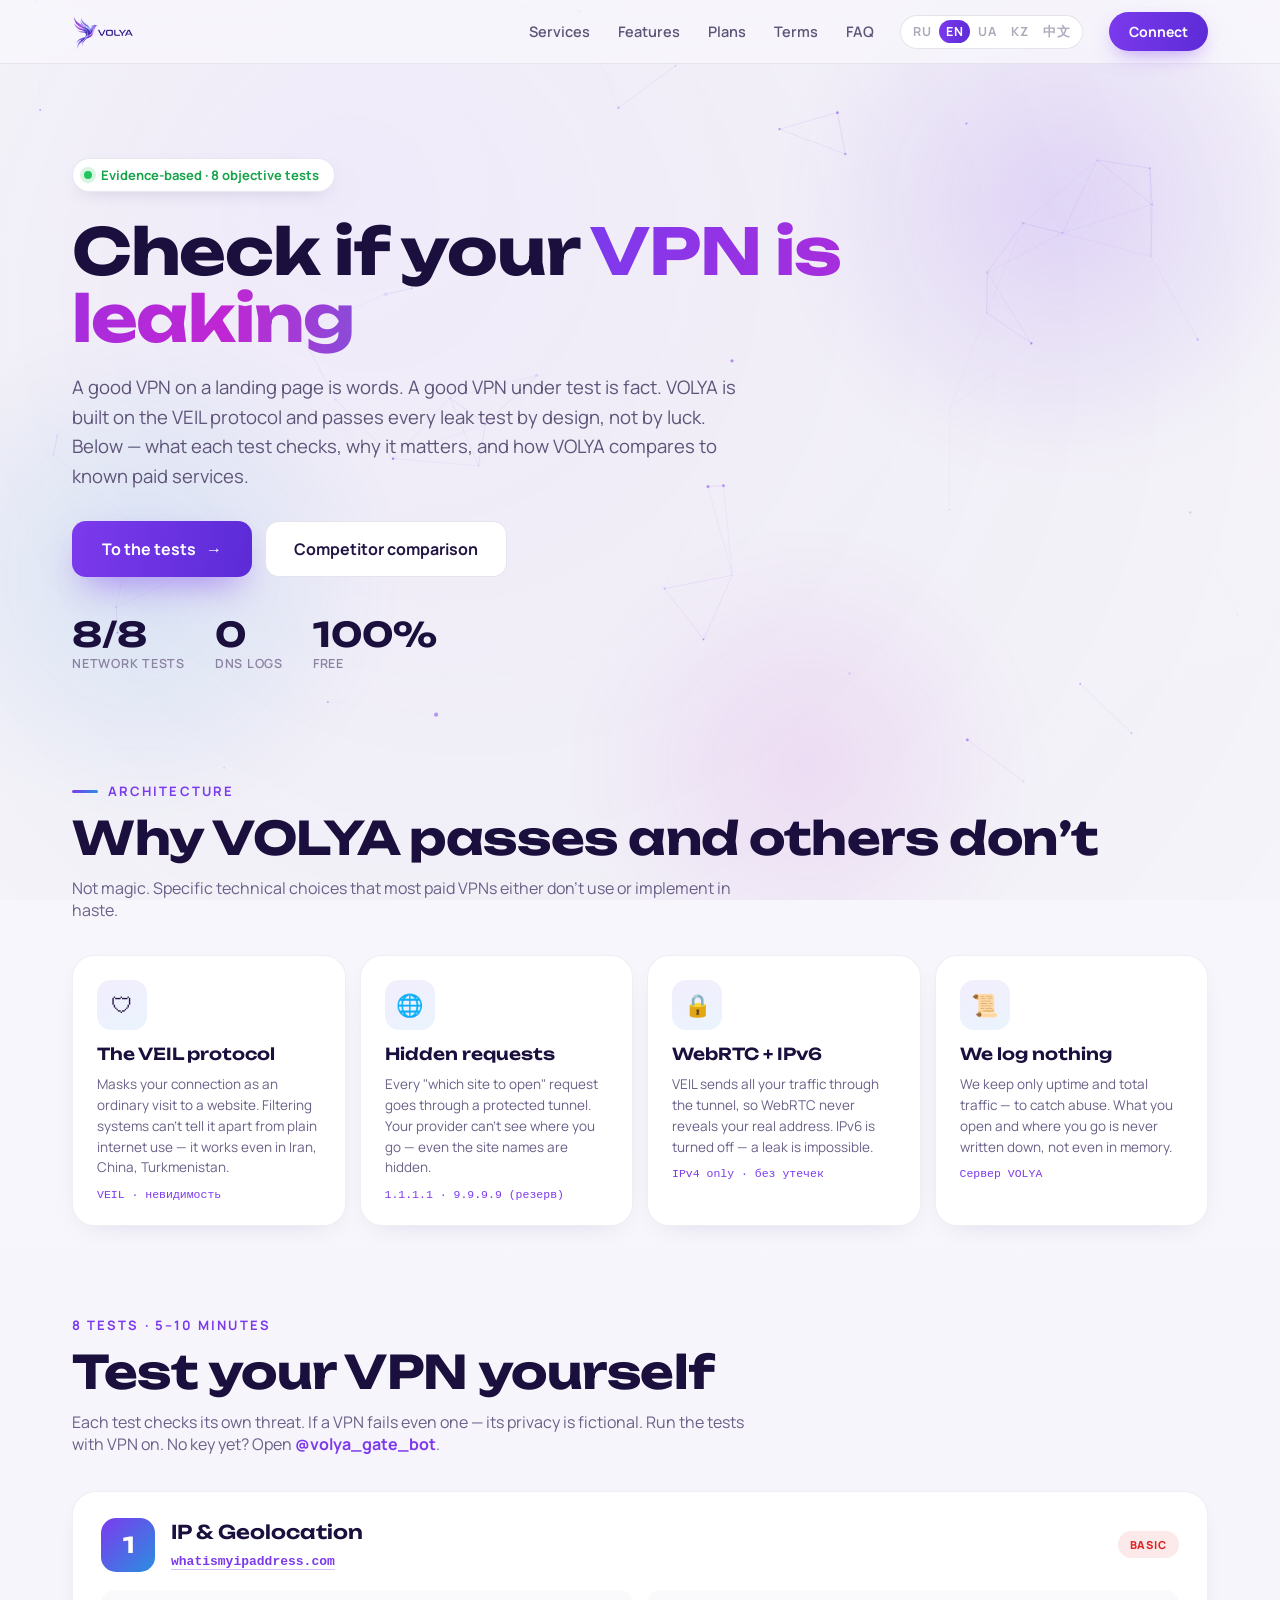
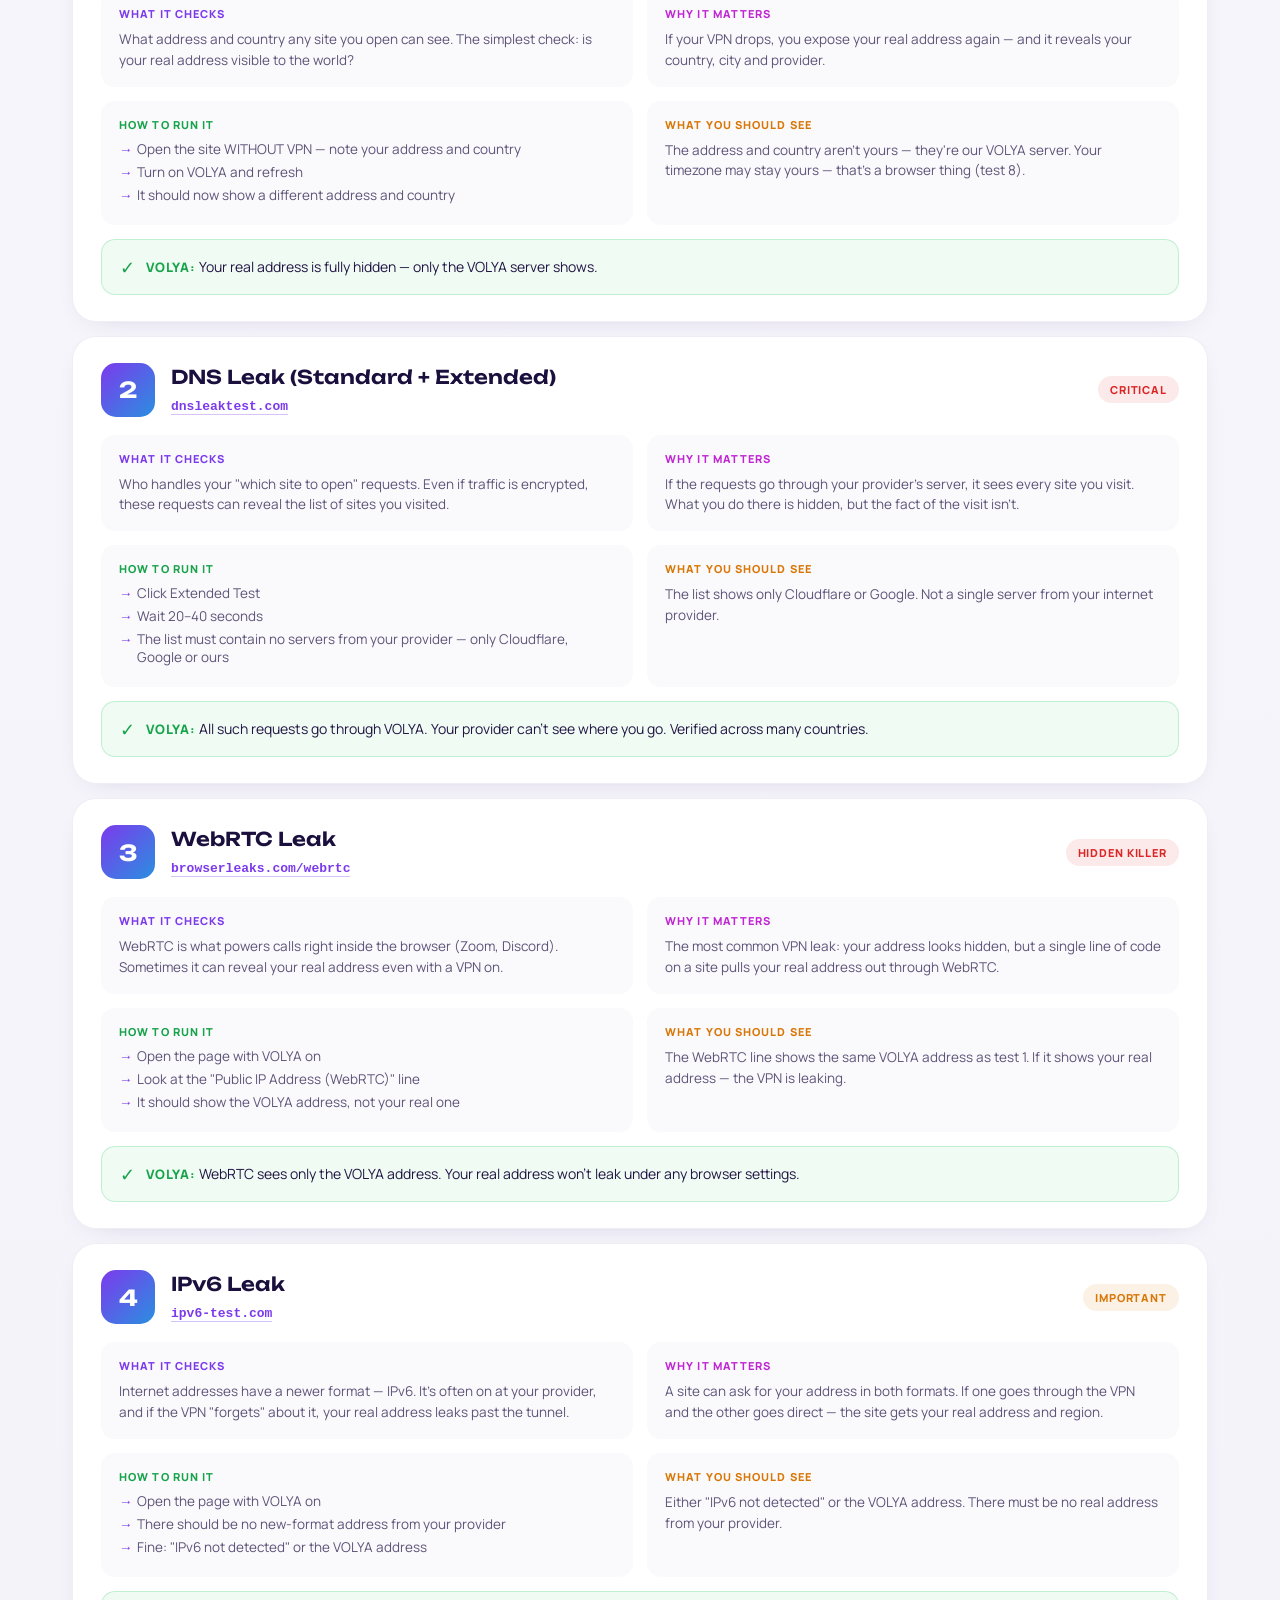
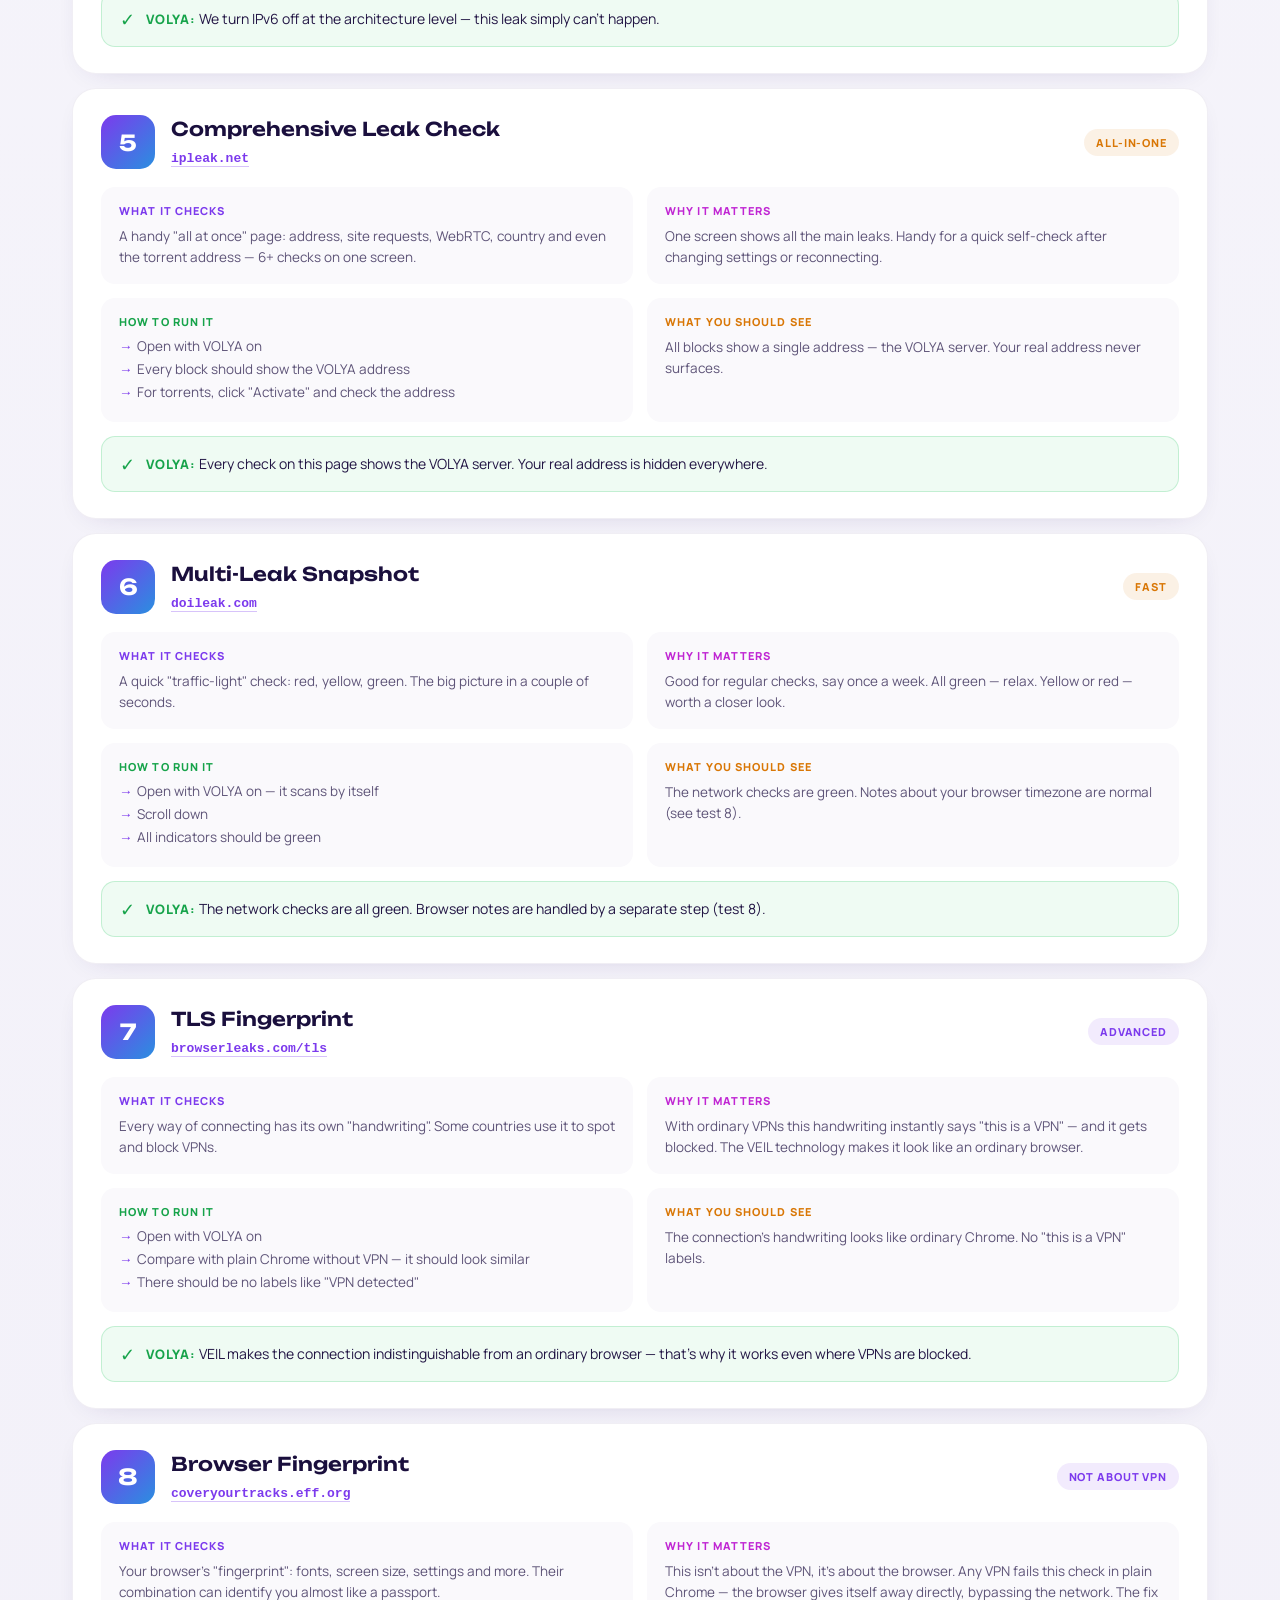
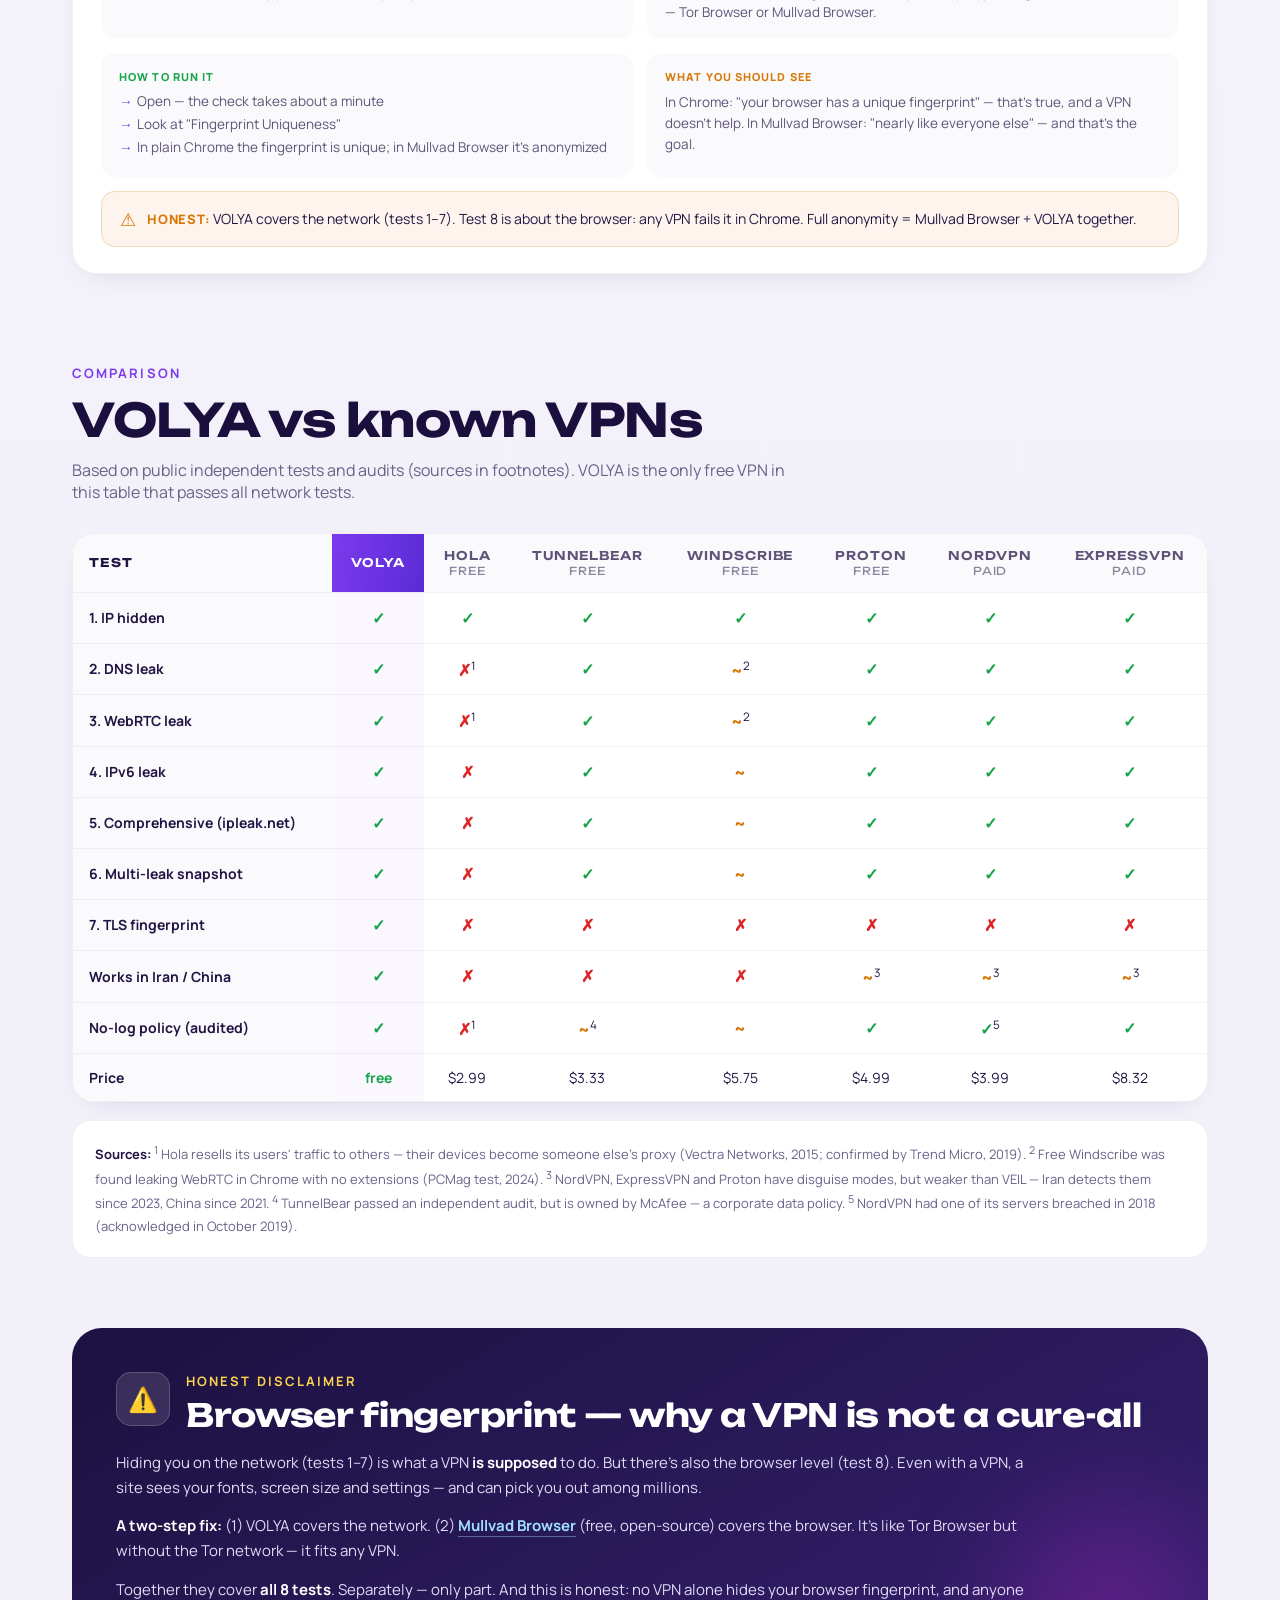
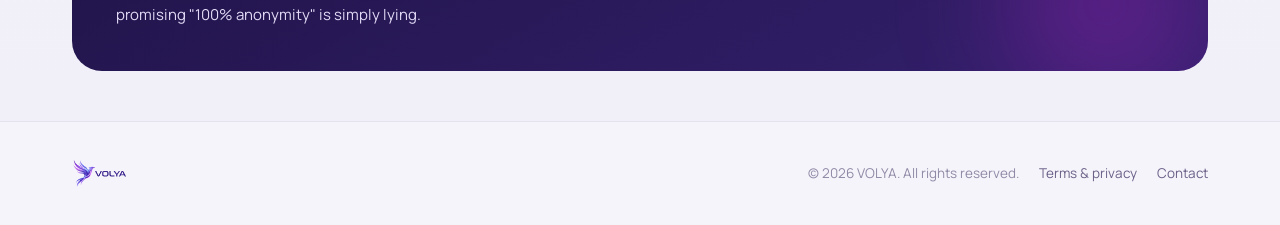
<file: privacy.html>
<!DOCTYPE html>
<html lang="ru">
<head>
<meta charset="UTF-8">
<meta name="viewport" content="width=device-width, initial-scale=1">
<title>Privacy Tests — VOLYA</title>
<meta name="description" content="VOLYA проходит все 8 объективных тестов на утечки. Сравнение с Hola, TunnelBear, Windscribe, Proton, NordVPN, ExpressVPN. Проверь свой VPN сам.">
<link rel="icon" type="image/png" href="favicon.png?v=2">
<link href="assets/fonts/fonts.css" rel="stylesheet">
<style>
*{box-sizing:border-box;margin:0;padding:0}
html{scroll-behavior:smooth;scroll-padding-top:80px}
body{background:#F4F3F9;color:#221544;font-family:'Manrope',sans-serif;-webkit-font-smoothing:antialiased;overflow-x:hidden}
::selection{background:rgba(124,58,237,.18);color:#221544}
a{color:inherit;text-decoration:none}
button{font-family:inherit}
img{max-width:100%;display:block}
code,.mono{font-family:'JetBrains Mono',monospace}
@keyframes pulseDot{0%,100%{opacity:1;transform:scale(1)}50%{opacity:.35;transform:scale(.6)}}
@keyframes meshShift{0%{transform:translate(0,0) rotate(0)}50%{transform:translate(-4%,3%) rotate(8deg)}100%{transform:translate(0,0) rotate(0)}}
@keyframes shimmer{0%{background-position:0% 50%}100%{background-position:200% 50%}}
.shdisplay{font-family:'Unbounded',sans-serif}
.shimmer{background:linear-gradient(100deg,#7C3AED 0%,#C026D3 38%,#2A8FE0 72%,#7C3AED 100%);background-size:200% auto;-webkit-background-clip:text;background-clip:text;color:transparent;animation:shimmer 7s linear infinite}
.hov{transition:transform .25s,box-shadow .25s,border-color .25s,background .25s,color .25s}
@media(prefers-reduced-motion:reduce){*,*::before,*::after{animation-duration:.001ms!important;animation-iteration-count:1!important;transition-duration:.001ms!important}}
@media(max-width:760px){[style*="blur(42px)"]{animation:none!important}}
.burger{display:none;align-items:center;justify-content:center;width:42px;height:42px;border-radius:12px;background:#fff;border:1px solid rgba(46,26,102,.12);cursor:pointer;flex-direction:column;gap:4px}
.burger span{display:block;width:18px;height:2px;border-radius:2px;background:#5E5478}
.mobile-menu{display:none;position:fixed;inset:0;z-index:60;background:rgba(248,247,252,.98);flex-direction:column;padding:88px 26px 30px;gap:6px}
.mobile-menu a{font-family:'Unbounded',sans-serif;font-weight:600;font-size:22px;color:#1A0F3D;padding:14px 0;border-bottom:1px solid rgba(46,26,102,.06)}
.mobile-menu .mm-cta{font-family:'Manrope';font-weight:700;font-size:16px;color:#fff;text-align:center;border:none;border-bottom:none;border-radius:14px;padding:16px;margin-top:16px;background:linear-gradient(100deg,#7C3AED,#5B2BD6)}
.mm-close{position:absolute;top:20px;right:20px;width:42px;height:42px;border-radius:12px;background:#fff;border:1px solid rgba(46,26,102,.12);cursor:pointer;font-size:20px;color:#5E5478}
.hov-nav:hover{color:#221544!important}
.hov-nav-active:hover{color:#5B2BD6!important}
.hov-btn:hover{transform:translateY(-1px);box-shadow:0 12px 28px -8px rgba(124,58,237,.75)!important}
.hov-cta:hover{transform:translateY(-2px);box-shadow:0 22px 46px -12px rgba(124,58,237,.75)!important}
.hov-secondary:hover{border-color:rgba(124,58,237,.4)!important}
.hov-card:hover{transform:translateY(-5px);box-shadow:0 18px 40px -18px rgba(124,58,237,.5)!important}
.hov-card-feat:hover{border-color:rgba(124,58,237,.3)!important}
.hov-lift:hover{transform:translateY(-2px)}
.lang-btn{cursor:pointer;letter-spacing:.04em}
.lang-btn:hover{border-color:rgba(124,58,237,.4)!important}
.test-grid{display:grid;grid-template-columns:1fr 1fr;gap:14px;margin-top:18px}
.cmp-wrap{overflow-x:auto;border-radius:22px;background:#fff;border:1px solid rgba(46,26,102,.07);box-shadow:0 8px 30px -20px rgba(46,26,102,.3)}
.cmp{width:100%;border-collapse:collapse;font-size:14px;min-width:780px}
.cmp th,.cmp td{padding:14px 16px;text-align:center;border-bottom:1px solid rgba(46,26,102,.06)}
.cmp th{font-family:'Unbounded',sans-serif;font-weight:600;font-size:12px;text-transform:uppercase;letter-spacing:.08em;color:#5E5478;background:#FAF9FC}
.cmp th:first-child,.cmp td:first-child{text-align:left;font-weight:700;color:#221544;background:#FAF9FC}
.cmp th.volya{background:linear-gradient(100deg,#7C3AED,#5B2BD6);color:#fff}
.cmp td.volya{background:rgba(124,58,237,.04);font-weight:700;color:#1A0F3D}
.cmp tr:last-child td{border-bottom:none}
.pass{color:#16A34A;font-weight:800;font-size:16px}
.fail{color:#DC2626;font-weight:800;font-size:16px}
.mixed{color:#D97706;font-weight:800;font-size:16px}
@media(max-width:920px){
  .hero-grid{grid-template-columns:1fr!important;padding-top:120px!important}
  .nav-links{display:none!important}
  .nav-cta-mobile-hide{display:none!important}
  .burger{display:flex!important}
  #siteNav{backdrop-filter:none!important;-webkit-backdrop-filter:none!important;background:rgba(248,247,252,.97)!important}
  .test-grid{grid-template-columns:1fr!important}
  .arch-grid{grid-template-columns:1fr 1fr!important}
}
@media(max-width:560px){
  .nav-cta-mobile-hide{display:none!important}
  .nav-bar{padding:10px 18px!important;gap:14px!important}
  .section-pad{padding-left:18px!important;padding-right:18px!important}
  .arch-grid{grid-template-columns:1fr!important}
}
</style>
</head>
<body>
<div style="position:relative;min-height:100vh;background:linear-gradient(180deg,#F8F7FC 0%,#F1EFF8 100%)">

<canvas id="cosmosCanvas" style="position:fixed;inset:0;width:100%;height:100%;pointer-events:none;z-index:0"></canvas>

<div id="ambient" style="position:fixed;inset:0;pointer-events:none;z-index:0;overflow:hidden">
  <div style="position:absolute;top:-10%;right:-6%;width:46vw;height:46vw;border-radius:50%;background:radial-gradient(circle,rgba(124,58,237,.16),transparent 65%);filter:blur(20px)"></div>
  <div style="position:absolute;top:34%;left:-10%;width:42vw;height:42vw;border-radius:50%;background:radial-gradient(circle,rgba(42,143,224,.13),transparent 65%);filter:blur(20px)"></div>
  <div style="position:absolute;bottom:-12%;right:18%;width:38vw;height:38vw;border-radius:50%;background:radial-gradient(circle,rgba(192,38,211,.10),transparent 65%);filter:blur(24px)"></div>
</div>

<!-- NAV — 1:1 с index.html -->
<nav id="siteNav" style="position:fixed;top:0;left:0;right:0;z-index:50;backdrop-filter:blur(16px);-webkit-backdrop-filter:blur(16px);background:rgba(248,247,252,.74);border-bottom:1px solid rgba(46,26,102,.07)">
  <div class="nav-bar" style="max-width:1200px;margin:0 auto;padding:12px 32px;display:flex;align-items:center;gap:26px">
    <a href="/" style="display:flex;align-items:center;margin-right:auto"><img src="assets/logo.png" alt="VOLYA" style="height:34px;width:auto"></a>
    <div class="nav-links" style="display:flex;gap:28px;align-items:center">
      <a class="hov hov-nav" href="/#services" style="font-size:14.5px;font-weight:600;color:#5E5478" data-i18n="nav.services">Сервисы</a>
      <a class="hov hov-nav" href="/#why" style="font-size:14.5px;font-weight:600;color:#5E5478" data-i18n="nav.features">Возможности</a>
      <a class="hov hov-nav" href="/#tariffs" style="font-size:14.5px;font-weight:600;color:#5E5478" data-i18n="nav.tariffs">Тарифы</a>
      <a class="hov hov-nav" href="/terms.html" style="font-size:14.5px;font-weight:600;color:#5E5478" data-i18n="nav.terms">Условия</a>
      <a class="hov hov-nav" href="/#faq" style="font-size:14.5px;font-weight:600;color:#5E5478" data-i18n="nav.faq">FAQ</a>
    </div>
    <div class="lang-btn" style="display:flex;align-items:center;gap:1px;background:#fff;border:1px solid rgba(46,26,102,.12);font-weight:700;font-size:12.5px;padding:4px 5px;border-radius:999px">
      <span id="lang-ru" onclick="applyLang('ru')" style="cursor:pointer;padding:3px 7px;border-radius:999px">RU</span>
      <span id="lang-en" onclick="applyLang('en')" style="cursor:pointer;padding:3px 7px;border-radius:999px">EN</span>
      <span id="lang-uk" onclick="applyLang('uk')" style="cursor:pointer;padding:3px 7px;border-radius:999px">UA</span>
      <span id="lang-kk" onclick="applyLang('kk')" style="cursor:pointer;padding:3px 7px;border-radius:999px">KZ</span>
      <span id="lang-zh" onclick="applyLang('zh')" style="cursor:pointer;padding:3px 7px;border-radius:999px">中文</span>
    </div>
    <a class="hov hov-btn nav-cta-mobile-hide" href="https://t.me/volya_gate_bot" target="_blank" rel="noopener" style="display:inline-flex;align-items:center;gap:8px;font-weight:700;font-size:14px;color:#fff;padding:10px 20px;border-radius:999px;background:linear-gradient(100deg,#7C3AED,#5B2BD6);box-shadow:0 8px 22px -8px rgba(124,58,237,.6)" data-i18n="nav.connect">Подключить</a>
    <button class="burger" onclick="toggleMenu()" aria-label="Меню"><span></span><span></span><span></span></button>
  </div>
</nav>

<!-- MOBILE MENU -->
<div id="mobileMenu" class="mobile-menu">
  <button class="mm-close" onclick="toggleMenu()" aria-label="Закрыть">✕</button>
  <a href="/#services" onclick="toggleMenu()" data-i18n="nav.services">Сервисы</a>
  <a href="/#why" onclick="toggleMenu()" data-i18n="nav.features">Возможности</a>
  <a href="/#tariffs" onclick="toggleMenu()" data-i18n="nav.tariffs">Тарифы</a>
  <a href="/terms.html" data-i18n="nav.terms">Условия</a>
  <a href="/#faq" onclick="toggleMenu()" data-i18n="nav.faq">FAQ</a>
  <a class="mm-cta" href="https://t.me/volya_gate_bot" target="_blank" rel="noopener" data-i18n="nav.connect">Подключить</a>
</div>

<!-- HERO -->
<header id="top" class="section-pad" style="position:relative;z-index:1;max-width:1200px;margin:0 auto;padding:158px 32px 60px">
  <div style="max-width:820px">
    <div data-reveal style="display:inline-flex;align-items:center;gap:9px;padding:7px 15px 7px 11px;border-radius:999px;background:#fff;border:1px solid rgba(46,26,102,.1);box-shadow:0 6px 20px -10px rgba(46,26,102,.25);font-size:13px;font-weight:700;color:#16A34A;margin-bottom:26px;white-space:nowrap">
      <span style="width:8px;height:8px;border-radius:50%;background:#22C55E;box-shadow:0 0 0 4px rgba(34,197,94,.18);animation:pulseDot 1.8s infinite"></span><span data-i18n="hero.badge">Доказательно · 8 объективных тестов</span>
    </div>
    <h1 data-reveal data-delay="80" class="shdisplay" style="font-weight:700;font-size:clamp(38px,5vw,64px);line-height:1.04;letter-spacing:-.02em;color:#1A0F3D;margin-bottom:22px">
      <span data-i18n="hero.title1">Проверь, не</span> <span class="shimmer" data-i18n="hero.title2">«дырявый» ли</span> <span data-i18n="hero.title3">твой VPN</span>
    </h1>
    <p data-reveal data-delay="160" style="font-size:clamp(15.5px,1.5vw,18.5px);line-height:1.6;color:#5E5478;max-width:680px;margin-bottom:30px" data-i18n="hero.sub">
      Хороший VPN на рекламной странице — это слова. Хороший VPN на тесте — это факт. VOLYA построен на технологии VEIL и проходит все проверки на утечки не «по удаче», а по устройству. Ниже — что проверяет каждый тест, зачем это нужно и как VOLYA смотрится рядом с известными платными сервисами.
    </p>
    <div data-reveal data-delay="240" style="display:flex;gap:13px;flex-wrap:wrap;margin-bottom:36px">
      <a class="hov hov-cta" href="#tests" style="display:inline-flex;align-items:center;gap:10px;font-weight:700;font-size:16px;color:#fff;padding:16px 30px;border-radius:14px;background:linear-gradient(100deg,#7C3AED,#5B2BD6);box-shadow:0 16px 36px -12px rgba(124,58,237,.6)"><span data-i18n="hero.cta1">К тестам</span> →</a>
      <a class="hov hov-secondary" href="#comparison" style="display:inline-flex;align-items:center;gap:10px;font-weight:700;font-size:16px;color:#221544;padding:16px 28px;border-radius:14px;background:#fff;border:1px solid rgba(46,26,102,.12)" data-i18n="hero.cta2">Сравнение с конкурентами</a>
    </div>
    <div data-reveal data-delay="320" style="display:flex;gap:30px;flex-wrap:wrap">
      <div><div class="shdisplay" style="font-weight:700;font-size:34px;color:#1A0F3D">8/8</div><div style="font-size:12.5px;color:#8A82A0;font-weight:600;text-transform:uppercase;letter-spacing:.06em" data-i18n="hero.stat1">сетевых тестов</div></div>
      <div><div class="shdisplay" style="font-weight:700;font-size:34px;color:#1A0F3D">0</div><div style="font-size:12.5px;color:#8A82A0;font-weight:600;text-transform:uppercase;letter-spacing:.06em" data-i18n="hero.stat2">DNS-логов</div></div>
      <div><div class="shdisplay" style="font-weight:700;font-size:34px;color:#1A0F3D">100%</div><div style="font-size:12.5px;color:#8A82A0;font-weight:600;text-transform:uppercase;letter-spacing:.06em" data-i18n="hero.stat3">бесплатно</div></div>
    </div>
  </div>
</header>

<!-- ARCHITECTURE -->
<section id="arch" class="section-pad" style="position:relative;z-index:1;max-width:1200px;margin:0 auto;padding:50px 32px 40px">
  <div data-reveal style="margin-bottom:34px">
    <div style="display:flex;align-items:center;gap:10px;margin-bottom:14px"><span style="width:26px;height:3px;border-radius:3px;background:linear-gradient(90deg,#7C3AED,#2A8FE0)"></span><span style="font-size:13px;font-weight:700;letter-spacing:.16em;text-transform:uppercase;color:#7C3AED" data-i18n="arch.kicker">Архитектура</span></div>
    <h2 class="shdisplay" style="font-weight:700;font-size:clamp(28px,3.8vw,46px);line-height:1.05;letter-spacing:-.01em;color:#1A0F3D;margin-bottom:14px" data-i18n="arch.title">Почему VOLYA проходит, а другие — нет</h2>
    <p style="font-size:16px;color:#6B6088;max-width:680px" data-i18n="arch.sub">Это не магия. Конкретные технические решения, которые большинство платных VPN либо не используют, либо реализуют наспех.</p>
  </div>
  <div class="arch-grid" style="display:grid;grid-template-columns:repeat(4,1fr);gap:14px">
    <div class="hov hov-card-feat" data-reveal style="padding:24px;border-radius:22px;background:#fff;border:1px solid rgba(46,26,102,.07);box-shadow:0 8px 30px -20px rgba(46,26,102,.3)">
      <div style="font-size:22px;width:50px;height:50px;display:flex;align-items:center;justify-content:center;border-radius:14px;background:linear-gradient(160deg,#F3EEFD,#EAF4FD);margin-bottom:14px">🛡</div>
      <h3 class="shdisplay" style="font-weight:600;font-size:16.5px;color:#1A0F3D;margin-bottom:10px" data-i18n="arch.c1.t">Протокол VEIL</h3>
      <p style="font-size:13.5px;line-height:1.55;color:#6B6088;margin-bottom:10px" data-i18n="arch.c1.p">Маскирует твоё подключение под обычный заход на сайт. Системы фильтрации не отличают его от простого интернета — работает даже в Иране, Китае, Туркменистане.</p>
      <div class="mono" style="font-size:11.5px;color:#7C3AED">VEIL · невидимость</div>
    </div>
    <div class="hov hov-card-feat" data-reveal data-delay="100" style="padding:24px;border-radius:22px;background:#fff;border:1px solid rgba(46,26,102,.07);box-shadow:0 8px 30px -20px rgba(46,26,102,.3)">
      <div style="font-size:22px;width:50px;height:50px;display:flex;align-items:center;justify-content:center;border-radius:14px;background:linear-gradient(160deg,#F3EEFD,#EAF4FD);margin-bottom:14px">🌐</div>
      <h3 class="shdisplay" style="font-weight:600;font-size:16.5px;color:#1A0F3D;margin-bottom:10px" data-i18n="arch.c2.t">Скрытые запросы</h3>
      <p style="font-size:13.5px;line-height:1.55;color:#6B6088;margin-bottom:10px" data-i18n="arch.c2.p">Все запросы «какой сайт открыть» идут через защищённый туннель. Провайдер не видит, куда ты заходишь — скрыты даже названия сайтов.</p>
      <div class="mono" style="font-size:11.5px;color:#7C3AED">1.1.1.1 · 9.9.9.9 (резерв)</div>
    </div>
    <div class="hov hov-card-feat" data-reveal data-delay="200" style="padding:24px;border-radius:22px;background:#fff;border:1px solid rgba(46,26,102,.07);box-shadow:0 8px 30px -20px rgba(46,26,102,.3)">
      <div style="font-size:22px;width:50px;height:50px;display:flex;align-items:center;justify-content:center;border-radius:14px;background:linear-gradient(160deg,#F3EEFD,#EAF4FD);margin-bottom:14px">🔒</div>
      <h3 class="shdisplay" style="font-weight:600;font-size:16.5px;color:#1A0F3D;margin-bottom:10px" data-i18n="arch.c3.t">WebRTC + IPv6</h3>
      <p style="font-size:13.5px;line-height:1.55;color:#6B6088;margin-bottom:10px" data-i18n="arch.c3.p">VEIL пропускает через туннель весь трафик, поэтому WebRTC не раскрывает твой настоящий адрес. IPv6 выключен — утечка невозможна.</p>
      <div class="mono" style="font-size:11.5px;color:#7C3AED">IPv4 only · без утечек</div>
    </div>
    <div class="hov hov-card-feat" data-reveal data-delay="300" style="padding:24px;border-radius:22px;background:#fff;border:1px solid rgba(46,26,102,.07);box-shadow:0 8px 30px -20px rgba(46,26,102,.3)">
      <div style="font-size:22px;width:50px;height:50px;display:flex;align-items:center;justify-content:center;border-radius:14px;background:linear-gradient(160deg,#F3EEFD,#EAF4FD);margin-bottom:14px">📜</div>
      <h3 class="shdisplay" style="font-weight:600;font-size:16.5px;color:#1A0F3D;margin-bottom:10px" data-i18n="arch.c4.t">Ничего не пишем</h3>
      <p style="font-size:13.5px;line-height:1.55;color:#6B6088;margin-bottom:10px" data-i18n="arch.c4.p">Храним только время работы и общий объём трафика — чтобы ловить злоупотребления. Что ты открываешь и куда заходишь — не пишется нигде, даже в памяти.</p>
      <div class="mono" style="font-size:11.5px;color:#7C3AED">Сервер VOLYA</div>
    </div>
  </div>
</section>

<!-- TESTS -->
<section id="tests" class="section-pad" style="position:relative;z-index:1;max-width:1200px;margin:0 auto;padding:50px 32px 40px">
  <div data-reveal style="margin-bottom:36px">
    <div style="font-size:13px;font-weight:700;letter-spacing:.16em;text-transform:uppercase;color:#7C3AED;margin-bottom:14px" data-i18n="tests.kicker">8 тестов · 5–10 минут</div>
    <h2 class="shdisplay" style="font-weight:700;font-size:clamp(28px,3.8vw,46px);line-height:1.05;letter-spacing:-.01em;color:#1A0F3D;margin-bottom:14px" data-i18n="tests.title">Проверь свой VPN сам</h2>
    <p style="font-size:16px;color:#6B6088;max-width:680px" data-i18n="tests.sub">Каждый тест проверяет свою угрозу. Если VPN не проходит хотя бы один — приватность фиктивна. Делай тесты с включённым VPN. Нет ключа — открой <a href="https://t.me/volya_gate_bot" style="color:#7C3AED;font-weight:700">@volya_gate_bot</a>.</p>
  </div>
  <div id="tests-list" style="display:flex;flex-direction:column;gap:14px"></div>
</section>

<!-- COMPARISON -->
<section id="comparison" class="section-pad" style="position:relative;z-index:1;max-width:1200px;margin:0 auto;padding:50px 32px 40px">
  <div data-reveal style="margin-bottom:30px">
    <div style="font-size:13px;font-weight:700;letter-spacing:.16em;text-transform:uppercase;color:#7C3AED;margin-bottom:14px" data-i18n="cmp.kicker">Сравнение</div>
    <h2 class="shdisplay" style="font-weight:700;font-size:clamp(28px,3.8vw,46px);line-height:1.05;letter-spacing:-.01em;color:#1A0F3D;margin-bottom:14px" data-i18n="cmp.title">VOLYA vs известные VPN</h2>
    <p style="font-size:16px;color:#6B6088;max-width:720px" data-i18n="cmp.sub">По результатам публичных независимых тестов и аудитов (источники в сносках). VOLYA — единственный бесплатный VPN в таблице, проходящий все network-level тесты.</p>
  </div>
  <div data-reveal class="cmp-wrap">
    <table class="cmp">
      <thead><tr>
        <th data-i18n="cmp.th0">Тест</th>
        <th class="volya">VOLYA</th>
        <th>Hola<br><span style="font-weight:400;font-size:11px;opacity:.7">free</span></th>
        <th>TunnelBear<br><span style="font-weight:400;font-size:11px;opacity:.7">free</span></th>
        <th>Windscribe<br><span style="font-weight:400;font-size:11px;opacity:.7">free</span></th>
        <th>Proton<br><span style="font-weight:400;font-size:11px;opacity:.7">free</span></th>
        <th>NordVPN<br><span style="font-weight:400;font-size:11px;opacity:.7">paid</span></th>
        <th>ExpressVPN<br><span style="font-weight:400;font-size:11px;opacity:.7">paid</span></th>
      </tr></thead>
      <tbody>
        <tr><td data-i18n="cmp.r1">1. IP скрыт</td><td class="volya"><span class="pass">✓</span></td><td><span class="pass">✓</span></td><td><span class="pass">✓</span></td><td><span class="pass">✓</span></td><td><span class="pass">✓</span></td><td><span class="pass">✓</span></td><td><span class="pass">✓</span></td></tr>
        <tr><td data-i18n="cmp.r2">2. DNS leak</td><td class="volya"><span class="pass">✓</span></td><td><span class="fail">✗</span><sup>1</sup></td><td><span class="pass">✓</span></td><td><span class="mixed">~</span><sup>2</sup></td><td><span class="pass">✓</span></td><td><span class="pass">✓</span></td><td><span class="pass">✓</span></td></tr>
        <tr><td data-i18n="cmp.r3">3. WebRTC leak</td><td class="volya"><span class="pass">✓</span></td><td><span class="fail">✗</span><sup>1</sup></td><td><span class="pass">✓</span></td><td><span class="mixed">~</span><sup>2</sup></td><td><span class="pass">✓</span></td><td><span class="pass">✓</span></td><td><span class="pass">✓</span></td></tr>
        <tr><td data-i18n="cmp.r4">4. IPv6 leak</td><td class="volya"><span class="pass">✓</span></td><td><span class="fail">✗</span></td><td><span class="pass">✓</span></td><td><span class="mixed">~</span></td><td><span class="pass">✓</span></td><td><span class="pass">✓</span></td><td><span class="pass">✓</span></td></tr>
        <tr><td data-i18n="cmp.r5">5. Comprehensive (ipleak.net)</td><td class="volya"><span class="pass">✓</span></td><td><span class="fail">✗</span></td><td><span class="pass">✓</span></td><td><span class="mixed">~</span></td><td><span class="pass">✓</span></td><td><span class="pass">✓</span></td><td><span class="pass">✓</span></td></tr>
        <tr><td data-i18n="cmp.r6">6. Multi-leak snapshot</td><td class="volya"><span class="pass">✓</span></td><td><span class="fail">✗</span></td><td><span class="pass">✓</span></td><td><span class="mixed">~</span></td><td><span class="pass">✓</span></td><td><span class="pass">✓</span></td><td><span class="pass">✓</span></td></tr>
        <tr><td data-i18n="cmp.r7">7. TLS fingerprint</td><td class="volya"><span class="pass">✓</span></td><td><span class="fail">✗</span></td><td><span class="fail">✗</span></td><td><span class="fail">✗</span></td><td><span class="fail">✗</span></td><td><span class="fail">✗</span></td><td><span class="fail">✗</span></td></tr>
        <tr><td data-i18n="cmp.r8">Работает в Иране / Китае</td><td class="volya"><span class="pass">✓</span></td><td><span class="fail">✗</span></td><td><span class="fail">✗</span></td><td><span class="fail">✗</span></td><td><span class="mixed">~</span><sup>3</sup></td><td><span class="mixed">~</span><sup>3</sup></td><td><span class="mixed">~</span><sup>3</sup></td></tr>
        <tr><td data-i18n="cmp.r9">No-log policy (audited)</td><td class="volya"><span class="pass">✓</span></td><td><span class="fail">✗</span><sup>1</sup></td><td><span class="mixed">~</span><sup>4</sup></td><td><span class="mixed">~</span></td><td><span class="pass">✓</span></td><td><span class="pass">✓</span><sup>5</sup></td><td><span class="pass">✓</span></td></tr>
        <tr><td data-i18n="cmp.r10">Цена</td><td class="volya"><strong style="color:#16A34A" data-i18n="cmp.free">бесплатно</strong></td><td>$2.99</td><td>$3.33</td><td>$5.75</td><td>$4.99</td><td>$3.99</td><td>$8.32</td></tr>
      </tbody>
    </table>
  </div>
  <div data-reveal style="margin-top:18px;padding:20px 22px;border-radius:18px;background:#fff;border:1px solid rgba(46,26,102,.07);font-size:13px;line-height:1.7;color:#6B6088" data-i18n="cmp.notes">
    <strong style="color:#221544">Источники:</strong>
    <sup>1</sup> Hola продаёт трафик своих пользователей другим — их устройства становятся чужими прокси (Vectra Networks, 2015; подтверждение Trend Micro, 2019).
    <sup>2</sup> У бесплатного Windscribe находили утечку WebRTC в Chrome без расширений (тест PCMag, 2024).
    <sup>3</sup> У NordVPN, ExpressVPN и Proton есть режимы маскировки, но слабее VEIL — в Иране их распознают с 2023, в Китае с 2021.
    <sup>4</sup> TunnelBear проходил независимый аудит, но принадлежит McAfee — это корпоративная политика по данным.
    <sup>5</sup> У NordVPN в 2018 был взломан один из серверов (признано в октябре 2019).
  </div>
</section>

<!-- DISCLAIMER -->
<section class="section-pad" style="position:relative;z-index:1;max-width:1200px;margin:0 auto;padding:30px 32px 50px">
  <div data-reveal style="position:relative;overflow:hidden;border-radius:30px;background:linear-gradient(150deg,#1C1140,#34206E);color:#fff;padding:clamp(28px,3.6vw,44px)">
    <div style="position:absolute;bottom:-30%;right:-6%;width:340px;height:340px;border-radius:50%;background:radial-gradient(circle,rgba(192,38,211,.35),transparent 65%);filter:blur(40px)"></div>
    <div style="position:relative;display:flex;align-items:flex-start;gap:16px;margin-bottom:18px">
      <div style="flex-shrink:0;font-size:24px;width:54px;height:54px;display:flex;align-items:center;justify-content:center;border-radius:15px;background:rgba(255,255,255,.12);border:1px solid rgba(255,255,255,.18)">⚠️</div>
      <div>
        <div style="font-size:13px;font-weight:700;letter-spacing:.16em;text-transform:uppercase;color:#FCD34D;margin-bottom:8px" data-i18n="disc.kicker">Честный disclaimer</div>
        <h2 class="shdisplay" style="font-weight:700;font-size:clamp(22px,2.8vw,32px);line-height:1.1;letter-spacing:-.01em" data-i18n="disc.title">Отпечаток браузера — почему VPN не панацея</h2>
      </div>
    </div>
    <div style="position:relative;display:grid;gap:14px;font-size:15px;line-height:1.65;color:#E2DAF6;max-width:920px">
      <p data-i18n="disc.p1">Скрыть тебя в сети (тесты 1–7) — это то, что VPN <strong style="color:#fff">и должен</strong> делать. Но есть ещё уровень браузера (тест 8). Даже с VPN сайт видит твои шрифты, размер экрана и настройки — а по ним тебя можно узнать среди миллионов.</p>
      <p data-i18n="disc.p2"><strong style="color:#fff">Решение в 2 шага:</strong> (1) VOLYA закрывает сеть. (2) <a href="https://mullvad.net/en/browser" target="_blank" rel="noopener" style="color:#9FE0FF;font-weight:700;border-bottom:1px solid rgba(159,224,255,.4)">Mullvad Browser</a> (бесплатный, с открытым кодом) закрывает браузер. Он как Tor Browser, но без сети Tor — подходит к любому VPN.</p>
      <p data-i18n="disc.p3">Вместе они закрывают <strong style="color:#fff">все 8 тестов</strong>. По отдельности — только часть. И это честно: ни один VPN сам по себе не прячет отпечаток браузера, а кто обещает «100% анонимность» — просто врёт.</p>
    </div>
  </div>
</section>

<!-- FOOTER — 1:1 с index.html -->
<footer style="position:relative;z-index:1;border-top:1px solid rgba(46,26,102,.08);background:rgba(248,247,252,.6)">
  <div class="section-pad" style="max-width:1200px;margin:0 auto;padding:36px 32px;display:flex;align-items:center;gap:20px;flex-wrap:wrap">
    <img src="assets/logo.png" alt="VOLYA" style="height:30px;margin-right:auto">
    <span style="font-size:13.5px;color:#9089A6" data-i18n="footer.rights">© 2026 VOLYA. Все права защищены.</span>
    <a class="hov" href="/terms.html" style="font-size:13.5px;color:#6B6088" data-i18n="footer.terms">Условия и приватность</a>
    <a class="hov" href="https://t.me/volya_gate_bot" target="_blank" rel="noopener" style="font-size:13.5px;color:#6B6088" data-i18n="footer.contact">Связаться</a>
  </div>
</footer>

</div>

<script>
// ── i18n ────────────────────────────────────────────────────────────────────
const RU = {
  nav:{services:'Сервисы',features:'Возможности',tariffs:'Тарифы',terms:'Условия',faq:'FAQ',connect:'Подключить'},
  hero:{badge:'Доказательно · 8 объективных тестов',title1:'Проверь, не',title2:'«дырявый» ли',title3:'твой VPN',sub:'Хороший VPN на рекламной странице — это слова. Хороший VPN на тесте — это факт. VOLYA построен на технологии VEIL и проходит все проверки на утечки не «по удаче», а по устройству. Ниже — что проверяет каждый тест, зачем это нужно и как VOLYA смотрится рядом с известными платными сервисами.',cta1:'К тестам',cta2:'Сравнение с конкурентами',stat1:'сетевых тестов',stat2:'DNS-логов',stat3:'бесплатно'},
  arch:{kicker:'Архитектура',title:'Почему VOLYA проходит, а другие — нет',sub:'Это не магия. Конкретные технические решения, которые большинство платных VPN либо не используют, либо делают наспех.',
    c1:{t:'Протокол VEIL',p:'Маскирует твоё подключение под обычный заход на сайт. Системы фильтрации не отличают его от простого интернета — работает даже в Иране, Китае, Туркменистане.'},
    c2:{t:'Скрытые запросы',p:'Все запросы «какой сайт открыть» идут через защищённый туннель. Провайдер не видит, куда ты заходишь — скрыты даже названия сайтов.'},
    c3:{t:'WebRTC + IPv6',p:'VEIL пропускает через туннель весь трафик, поэтому WebRTC не раскрывает твой настоящий адрес. IPv6 выключен — утечка невозможна.'},
    c4:{t:'Ничего не пишем',p:'Храним только время работы и общий объём трафика — чтобы ловить злоупотребления. Что ты открываешь и куда заходишь — не пишется нигде, даже в памяти.'}},
  tests:{kicker:'8 тестов · 5–10 минут',title:'Проверь свой VPN сам',sub:'Каждый тест проверяет свою угрозу. Если VPN не проходит хотя бы один — приватность фиктивна.',
    list:[
      {n:1,t:'IP & Geolocation',d:'whatismyipaddress.com',u:'https://whatismyipaddress.com',badge:'Базовый',badgeColor:'#DC2626',badgeBg:'rgba(220,38,38,.1)',
        what:'Какой адрес и какую страну видит любой сайт, который ты открываешь. Самая простая проверка: виден ли миру твой настоящий адрес.',
        why:'Если VPN отвалился, ты снова светишь настоящий адрес — а по нему видно твою страну, город и провайдера.',
        how:['Открой сайт БЕЗ VPN — запомни свой адрес и страну','Включи VOLYA и обнови страницу','Теперь должен показаться другой адрес и другая страна'],
        exp:'Адрес и страна — не твои, а нашего сервера VOLYA. Часовой пояс может остаться твоим — это уже про браузер (тест 8).',
        volya:'Настоящий адрес полностью скрыт — виден только сервер VOLYA.'},
      {n:2,t:'DNS Leak (Standard + Extended)',d:'dnsleaktest.com',u:'https://dnsleaktest.com',badge:'Критично',badgeColor:'#DC2626',badgeBg:'rgba(220,38,38,.1)',
        what:'Через кого проходят твои запросы «какой сайт открыть». Даже если трафик зашифрован, эти запросы могут выдать список посещённых сайтов.',
        why:'Если запросы идут через сервер провайдера, он видит каждый сайт, куда ты заходишь. Что ты там делаешь — скрыто, но сам факт визита — нет.',
        how:['Нажми Extended Test','Подожди 20–40 секунд','В списке не должно быть серверов твоего провайдера — только Cloudflare, Google или наши'],
        exp:'В списке — только Cloudflare или Google. Ни одного сервера твоего интернет-провайдера.',
        volya:'Все такие запросы идут через VOLYA. Провайдер не видит, куда ты заходишь. Проверено в разных странах.'},
      {n:3,t:'WebRTC Leak',d:'browserleaks.com/webrtc',u:'https://browserleaks.com/webrtc',badge:'Скрытый killer',badgeColor:'#DC2626',badgeBg:'rgba(220,38,38,.1)',
        what:'WebRTC — то, через что работают звонки прямо в браузере (Zoom, Discord). Иногда он может выдать настоящий адрес даже при включённом VPN.',
        why:'Самая частая дыра у VPN: адрес вроде бы скрыт, но одна строчка кода на сайте вытягивает твой настоящий адрес через WebRTC.',
        how:['Открой страницу с включённым VOLYA','Смотри строку «Public IP Address (WebRTC)»','Там должен быть адрес VOLYA, а не твой настоящий'],
        exp:'В строке WebRTC — тот же адрес VOLYA, что и в тесте 1. Если там твой настоящий адрес — VPN дырявый.',
        volya:'WebRTC видит только адрес VOLYA. Настоящий адрес не утечёт ни при каких настройках браузера.'},
      {n:4,t:'IPv6 Leak',d:'ipv6-test.com',u:'https://ipv6-test.com',badge:'Важно',badgeColor:'#D97706',badgeBg:'rgba(217,119,6,.1)',
        what:'У интернет-адресов есть новый формат — IPv6. Он часто включён у провайдера, и если VPN про него «забыл», настоящий адрес утекает мимо туннеля.',
        why:'Сайт может спросить адрес в обоих форматах. Если один идёт через VPN, а другой напрямую — сайт получит твой настоящий адрес и регион.',
        how:['Открой страницу с включённым VOLYA','Не должно быть адреса в новом формате от твоего провайдера','Нормально: «IPv6 не обнаружен» или адрес VOLYA'],
        exp:'Либо «IPv6 не обнаружен», либо адрес VOLYA. Настоящего адреса твоего провайдера быть не должно.',
        volya:'У нас IPv6 выключен на уровне архитектуры — такая утечка невозможна в принципе.'},
      {n:5,t:'Comprehensive Leak Check',d:'ipleak.net',u:'https://ipleak.net',badge:'All-in-one',badgeColor:'#D97706',badgeBg:'rgba(217,119,6,.1)',
        what:'Удобная страница «всё сразу»: адрес, запросы к сайтам, WebRTC, страна и даже адрес для торрентов — 6+ проверок на одном экране.',
        why:'Один экран показывает все главные утечки. Удобно быстро проверить себя после смены настроек или переподключения.',
        how:['Открой с включённым VOLYA','Во всех блоках должен быть адрес VOLYA','Для торрентов нажми «Activate» и сверь адрес'],
        exp:'Все блоки показывают один адрес — сервера VOLYA. Твой настоящий адрес нигде не всплывает.',
        volya:'Все проверки на этой странице показывают сервер VOLYA. Настоящий адрес скрыт везде.'},
      {n:6,t:'Multi-Leak Snapshot',d:'doileak.com',u:'https://doileak.com',badge:'Быстро',badgeColor:'#D97706',badgeBg:'rgba(217,119,6,.1)',
        what:'Быстрая проверка «светофором»: красный, жёлтый, зелёный. За пару секунд — общая картина.',
        why:'Удобно проверять регулярно, например раз в неделю. Всё зелёное — спокоен. Жёлтое или красное — стоит разобраться.',
        how:['Открой с включённым VOLYA — проверка идёт сама','Пролистай вниз','Все индикаторы должны быть зелёными'],
        exp:'Сетевые проверки — зелёные. Пометки про часовой пояс браузера — это нормально (см. тест 8).',
        volya:'Сетевые проверки — все зелёные. Замечания про браузер решаются отдельным шагом (тест 8).'},
      {n:7,t:'TLS Fingerprint',d:'browserleaks.com/tls',u:'https://browserleaks.com/tls',badge:'Продвинутый',badgeColor:'#7C3AED',badgeBg:'rgba(124,58,237,.1)',
        what:'У каждого способа подключения есть свой «почерк». По нему в некоторых странах вычисляют и блокируют VPN.',
        why:'У обычных VPN этот почерк сразу выдаёт «это VPN» — и его блокируют. Технология VEIL делает почерк как у обычного браузера.',
        how:['Открой с включённым VOLYA','Сравни с обычным Chrome без VPN — должно быть похоже','Не должно быть пометок вроде «VPN обнаружен»'],
        exp:'Почерк соединения — как у обычного Chrome. Никаких пометок «это VPN».',
        volya:'VEIL делает соединение неотличимым от обычного браузера — поэтому работает даже там, где VPN блокируют.'},
      {n:8,t:'Browser Fingerprint',d:'coveryourtracks.eff.org',u:'https://coveryourtracks.eff.org',badge:'Не про VPN',badgeColor:'#7C3AED',badgeBg:'rgba(124,58,237,.1)',
        what:'«Отпечаток» браузера: шрифты, размер экрана, настройки и прочее. По их сочетанию тебя можно узнать почти как по паспорту.',
        why:'Это уже не про VPN, а про браузер. Любой VPN провалит эту проверку в обычном Chrome — браузер выдаёт себя напрямую, минуя сеть. Решение — Tor Browser или Mullvad Browser.',
        how:['Открой — проверка идёт около минуты','Смотри «Fingerprint Uniqueness»','В обычном Chrome отпечаток уникален, в Mullvad Browser — обезличен'],
        exp:'В Chrome: «у твоего браузера уникальный отпечаток» — и это правда, VPN тут не помогает. В Mullvad Browser: «почти как у всех» — а это и есть цель.',
        volya:'VOLYA закрывает сеть (тесты 1–7). Тест 8 — про браузер: любой VPN провалит его в Chrome. Полная анонимность = Mullvad Browser + VOLYA вместе.',
        warn:true}
    ],
    lbl:{what:'Что проверяет',why:'Почему важно',how:'Как пройти',exp:'Что должен увидеть',volya:'VOLYA',honest:'Честно'}
  },
  cmp:{kicker:'Сравнение',title:'VOLYA vs известные VPN',sub:'По результатам публичных независимых тестов и аудитов (источники в сносках). VOLYA — единственный бесплатный VPN в таблице, проходящий все сетевые тесты.',
    th0:'Тест',free:'бесплатно',
    r1:'1. IP скрыт',r2:'2. DNS leak',r3:'3. WebRTC leak',r4:'4. IPv6 leak',r5:'5. Comprehensive (ipleak.net)',r6:'6. Multi-leak snapshot',r7:'7. TLS fingerprint',r8:'Работает в Иране / Китае',r9:'No-log policy (audited)',r10:'Цена',
    notes:'<strong style="color:#221544">Источники:</strong> <sup>1</sup> Hola продаёт трафик своих пользователей другим — их устройства становятся чужими прокси (Vectra Networks, 2015; подтверждение Trend Micro, 2019). <sup>2</sup> У бесплатного Windscribe находили утечку WebRTC в Chrome без расширений (тест PCMag, 2024). <sup>3</sup> У NordVPN, ExpressVPN и Proton есть режимы маскировки, но слабее VEIL — в Иране их распознают с 2023, в Китае с 2021. <sup>4</sup> TunnelBear проходил независимый аудит, но принадлежит McAfee — это корпоративная политика по данным. <sup>5</sup> У NordVPN в 2018 был взломан один из серверов (признано в октябре 2019).'},
  disc:{kicker:'Честный disclaimer',title:'Отпечаток браузера — почему VPN не панацея',
    p1:'Скрыть тебя в сети (тесты 1–7) — это то, что VPN <strong style="color:#fff">и должен</strong> делать. Но есть ещё уровень браузера (тест 8). Даже с VPN сайт видит твои шрифты, размер экрана и настройки — а по ним тебя можно узнать среди миллионов.',
    p2:'<strong style="color:#fff">Решение в 2 шага:</strong> (1) VOLYA закрывает сеть. (2) <a href="https://mullvad.net/en/browser" target="_blank" rel="noopener" style="color:#9FE0FF;font-weight:700;border-bottom:1px solid rgba(159,224,255,.4)">Mullvad Browser</a> (бесплатный, с открытым кодом) закрывает браузер. Он как Tor Browser, но без сети Tor — подходит к любому VPN.',
    p3:'Вместе они закрывают <strong style="color:#fff">все 8 тестов</strong>. По отдельности — только часть. И это честно: ни один VPN сам по себе не прячет отпечаток браузера, а кто обещает «100% анонимность» — просто врёт.'},
  footer:{rights:'© 2026 VOLYA. Все права защищены.',terms:'Условия и приватность',contact:'Связаться'}
};

const EN = {
  nav:{services:'Services',features:'Features',tariffs:'Plans',terms:'Terms',faq:'FAQ',connect:'Connect'},
  hero:{badge:'Evidence-based · 8 objective tests',title1:'Check if your',title2:'VPN is leaking',title3:'',sub:'A good VPN on a landing page is words. A good VPN under test is fact. VOLYA is built on the VEIL protocol and passes every leak test by design, not by luck. Below — what each test checks, why it matters, and how VOLYA compares to known paid services.',cta1:'To the tests',cta2:'Competitor comparison',stat1:'network tests',stat2:'DNS logs',stat3:'free'},
  arch:{kicker:'Architecture',title:'Why VOLYA passes and others don’t',sub:'Not magic. Specific technical choices that most paid VPNs either don’t use or implement in haste.',
    c1:{t:'The VEIL protocol',p:'Masks your connection as an ordinary visit to a website. Filtering systems can\'t tell it apart from plain internet use — it works even in Iran, China, Turkmenistan.'},
    c2:{t:'Hidden requests',p:'Every "which site to open" request goes through a protected tunnel. Your provider can\'t see where you go — even the site names are hidden.'},
    c3:{t:'WebRTC + IPv6',p:'VEIL sends all your traffic through the tunnel, so WebRTC never reveals your real address. IPv6 is turned off — a leak is impossible.'},
    c4:{t:'We log nothing',p:'We keep only uptime and total traffic — to catch abuse. What you open and where you go is never written down, not even in memory.'}},
  tests:{kicker:'8 tests · 5–10 minutes',title:'Test your VPN yourself',sub:'Each test checks its own threat. If a VPN fails even one — its privacy is fictional. Run the tests with VPN on. No key yet? Open <a href="https://t.me/volya_gate_bot" style="color:#7C3AED;font-weight:700">@volya_gate_bot</a>.',
    list:[
      {n:1,t:'IP & Geolocation',d:'whatismyipaddress.com',u:'https://whatismyipaddress.com',badge:'Basic',badgeColor:'#DC2626',badgeBg:'rgba(220,38,38,.1)',
        what:'What address and country any site you open can see. The simplest check: is your real address visible to the world?',
        why:'If your VPN drops, you expose your real address again — and it reveals your country, city and provider.',
        how:['Open the site WITHOUT VPN — note your address and country','Turn on VOLYA and refresh','It should now show a different address and country'],
        exp:'The address and country aren\'t yours — they\'re our VOLYA server. Your timezone may stay yours — that\'s a browser thing (test 8).',
        volya:'Your real address is fully hidden — only the VOLYA server shows.'},
      {n:2,t:'DNS Leak (Standard + Extended)',d:'dnsleaktest.com',u:'https://dnsleaktest.com',badge:'Critical',badgeColor:'#DC2626',badgeBg:'rgba(220,38,38,.1)',
        what:'Who handles your "which site to open" requests. Even if traffic is encrypted, these requests can reveal the list of sites you visited.',
        why:'If the requests go through your provider\'s server, it sees every site you visit. What you do there is hidden, but the fact of the visit isn\'t.',
        how:['Click Extended Test','Wait 20–40 seconds','The list must contain no servers from your provider — only Cloudflare, Google or ours'],
        exp:'The list shows only Cloudflare or Google. Not a single server from your internet provider.',
        volya:'All such requests go through VOLYA. Your provider can\'t see where you go. Verified across many countries.'},
      {n:3,t:'WebRTC Leak',d:'browserleaks.com/webrtc',u:'https://browserleaks.com/webrtc',badge:'Hidden killer',badgeColor:'#DC2626',badgeBg:'rgba(220,38,38,.1)',
        what:'WebRTC is what powers calls right inside the browser (Zoom, Discord). Sometimes it can reveal your real address even with a VPN on.',
        why:'The most common VPN leak: your address looks hidden, but a single line of code on a site pulls your real address out through WebRTC.',
        how:['Open the page with VOLYA on','Look at the "Public IP Address (WebRTC)" line','It should show the VOLYA address, not your real one'],
        exp:'The WebRTC line shows the same VOLYA address as test 1. If it shows your real address — the VPN is leaking.',
        volya:'WebRTC sees only the VOLYA address. Your real address won\'t leak under any browser settings.'},
      {n:4,t:'IPv6 Leak',d:'ipv6-test.com',u:'https://ipv6-test.com',badge:'Important',badgeColor:'#D97706',badgeBg:'rgba(217,119,6,.1)',
        what:'Internet addresses have a newer format — IPv6. It\'s often on at your provider, and if the VPN "forgets" about it, your real address leaks past the tunnel.',
        why:'A site can ask for your address in both formats. If one goes through the VPN and the other goes direct — the site gets your real address and region.',
        how:['Open the page with VOLYA on','There should be no new-format address from your provider','Fine: "IPv6 not detected" or the VOLYA address'],
        exp:'Either "IPv6 not detected" or the VOLYA address. There must be no real address from your provider.',
        volya:'We turn IPv6 off at the architecture level — this leak simply can\'t happen.'},
      {n:5,t:'Comprehensive Leak Check',d:'ipleak.net',u:'https://ipleak.net',badge:'All-in-one',badgeColor:'#D97706',badgeBg:'rgba(217,119,6,.1)',
        what:'A handy "all at once" page: address, site requests, WebRTC, country and even the torrent address — 6+ checks on one screen.',
        why:'One screen shows all the main leaks. Handy for a quick self-check after changing settings or reconnecting.',
        how:['Open with VOLYA on','Every block should show the VOLYA address','For torrents, click "Activate" and check the address'],
        exp:'All blocks show a single address — the VOLYA server. Your real address never surfaces.',
        volya:'Every check on this page shows the VOLYA server. Your real address is hidden everywhere.'},
      {n:6,t:'Multi-Leak Snapshot',d:'doileak.com',u:'https://doileak.com',badge:'Fast',badgeColor:'#D97706',badgeBg:'rgba(217,119,6,.1)',
        what:'A quick "traffic-light" check: red, yellow, green. The big picture in a couple of seconds.',
        why:'Good for regular checks, say once a week. All green — relax. Yellow or red — worth a closer look.',
        how:['Open with VOLYA on — it scans by itself','Scroll down','All indicators should be green'],
        exp:'The network checks are green. Notes about your browser timezone are normal (see test 8).',
        volya:'The network checks are all green. Browser notes are handled by a separate step (test 8).'},
      {n:7,t:'TLS Fingerprint',d:'browserleaks.com/tls',u:'https://browserleaks.com/tls',badge:'Advanced',badgeColor:'#7C3AED',badgeBg:'rgba(124,58,237,.1)',
        what:'Every way of connecting has its own "handwriting". Some countries use it to spot and block VPNs.',
        why:'With ordinary VPNs this handwriting instantly says "this is a VPN" — and it gets blocked. The VEIL technology makes it look like an ordinary browser.',
        how:['Open with VOLYA on','Compare with plain Chrome without VPN — it should look similar','There should be no labels like "VPN detected"'],
        exp:'The connection\'s handwriting looks like ordinary Chrome. No "this is a VPN" labels.',
        volya:'VEIL makes the connection indistinguishable from an ordinary browser — that\'s why it works even where VPNs are blocked.'},
      {n:8,t:'Browser Fingerprint',d:'coveryourtracks.eff.org',u:'https://coveryourtracks.eff.org',badge:'Not about VPN',badgeColor:'#7C3AED',badgeBg:'rgba(124,58,237,.1)',
        what:'Your browser\'s "fingerprint": fonts, screen size, settings and more. Their combination can identify you almost like a passport.',
        why:'This isn\'t about the VPN, it\'s about the browser. Any VPN fails this check in plain Chrome — the browser gives itself away directly, bypassing the network. The fix — Tor Browser or Mullvad Browser.',
        how:['Open — the check takes about a minute','Look at "Fingerprint Uniqueness"','In plain Chrome the fingerprint is unique; in Mullvad Browser it\'s anonymized'],
        exp:'In Chrome: "your browser has a unique fingerprint" — that\'s true, and a VPN doesn\'t help. In Mullvad Browser: "nearly like everyone else" — and that\'s the goal.',
        volya:'VOLYA covers the network (tests 1–7). Test 8 is about the browser: any VPN fails it in Chrome. Full anonymity = Mullvad Browser + VOLYA together.',
        warn:true}
    ],
    lbl:{what:'What it checks',why:'Why it matters',how:'How to run it',exp:'What you should see',volya:'VOLYA',honest:'Honest'}
  },
  cmp:{kicker:'Comparison',title:'VOLYA vs known VPNs',sub:'Based on public independent tests and audits (sources in footnotes). VOLYA is the only free VPN in this table that passes all network tests.',
    th0:'Test',free:'free',
    r1:'1. IP hidden',r2:'2. DNS leak',r3:'3. WebRTC leak',r4:'4. IPv6 leak',r5:'5. Comprehensive (ipleak.net)',r6:'6. Multi-leak snapshot',r7:'7. TLS fingerprint',r8:'Works in Iran / China',r9:'No-log policy (audited)',r10:'Price',
    notes:'<strong style="color:#221544">Sources:</strong> <sup>1</sup> Hola resells its users\' traffic to others — their devices become someone else\'s proxy (Vectra Networks, 2015; confirmed by Trend Micro, 2019). <sup>2</sup> Free Windscribe was found leaking WebRTC in Chrome with no extensions (PCMag test, 2024). <sup>3</sup> NordVPN, ExpressVPN and Proton have disguise modes, but weaker than VEIL — Iran detects them since 2023, China since 2021. <sup>4</sup> TunnelBear passed an independent audit, but is owned by McAfee — a corporate data policy. <sup>5</sup> NordVPN had one of its servers breached in 2018 (acknowledged in October 2019).'},
  disc:{kicker:'Honest disclaimer',title:'Browser fingerprint — why a VPN is not a cure-all',
    p1:'Hiding you on the network (tests 1–7) is what a VPN <strong style="color:#fff">is supposed</strong> to do. But there\'s also the browser level (test 8). Even with a VPN, a site sees your fonts, screen size and settings — and can pick you out among millions.',
    p2:'<strong style="color:#fff">A two-step fix:</strong> (1) VOLYA covers the network. (2) <a href="https://mullvad.net/en/browser" target="_blank" rel="noopener" style="color:#9FE0FF;font-weight:700;border-bottom:1px solid rgba(159,224,255,.4)">Mullvad Browser</a> (free, open-source) covers the browser. It\'s like Tor Browser but without the Tor network — it fits any VPN.',
    p3:'Together they cover <strong style="color:#fff">all 8 tests</strong>. Separately — only part. And this is honest: no VPN alone hides your browser fingerprint, and anyone promising "100% anonymity" is simply lying.'},
  footer:{rights:'© 2026 VOLYA. All rights reserved.',terms:'Terms & privacy',contact:'Contact'}
};

const UK = {
  nav:{services:'Сервіси',features:'Можливості',tariffs:'Тарифи',terms:'Умови',faq:'FAQ',connect:'Підключити'},
  hero:{badge:'Доказово · 8 обʼєктивних тестів',title1:'Перевір, чи не',title2:'«дірявий»',title3:'твій VPN',sub:'Хороший VPN на рекламній сторінці — це слова. Хороший VPN на тесті — це факт. VOLYA побудований на технології VEIL і проходить усі перевірки на витоки не «завдяки удачі», а завдяки будові. Нижче — що перевіряє кожен тест, навіщо це потрібно і як VOLYA виглядає поряд з відомими платними сервісами.',cta1:'До тестів',cta2:'Порівняння з конкурентами',stat1:'мережевих тестів',stat2:'DNS-логів',stat3:'безкоштовно'},
  arch:{kicker:'Архітектура',title:'Чому VOLYA проходить, а інші — ні',sub:'Це не магія. Конкретні технічні рішення, які більшість платних VPN або не використовують, або роблять наспіх.',
    c1:{t:'Протокол VEIL',p:'Маскує твоє підключення під звичайний захід на сайт. Системи фільтрації не відрізняють його від простого інтернету — працює навіть в Ірані, Китаї, Туркменістані.'},
    c2:{t:'Приховані запити',p:'Усі запити «який сайт відкрити» йдуть через захищений тунель. Провайдер не бачить, куди ти заходиш — приховані навіть назви сайтів.'},
    c3:{t:'WebRTC + IPv6',p:'VEIL пропускає через тунель увесь трафік, тому WebRTC не розкриває твою справжню адресу. IPv6 вимкнено — витік неможливий.'},
    c4:{t:'Нічого не пишемо',p:'Зберігаємо лише час роботи й загальний обсяг трафіку — щоб ловити зловживання. Що ти відкриваєш і куди заходиш — не пишеться ніде, навіть у памʼяті.'}},
  tests:{kicker:'8 тестів · 5–10 хвилин',title:'Перевір свій VPN сам',sub:'Кожен тест перевіряє свою загрозу. Якщо VPN не проходить хоча б один — приватність фіктивна.',
    list:[
      {n:1,t:'IP & Geolocation',d:'whatismyipaddress.com',u:'https://whatismyipaddress.com',badge:'Базовий',badgeColor:'#DC2626',badgeBg:'rgba(220,38,38,.1)',
        what:'Яку адресу й яку країну бачить будь-який сайт, який ти відкриваєш. Найпростіша перевірка: чи видно світу твою справжню адресу.',
        why:'Якщо VPN відпав, ти знову світиш справжню адресу — а по ній видно твою країну, місто й провайдера.',
        how:['Відкрий сайт БЕЗ VPN — запамʼятай свою адресу й країну','Увімкни VOLYA й онови сторінку','Тепер має показатися інша адреса й інша країна'],
        exp:'Адреса й країна — не твої, а нашого сервера VOLYA. Часовий пояс може лишитися твоїм — це вже про браузер (тест 8).',
        volya:'Справжня адреса повністю прихована — видно лише сервер VOLYA.'},
      {n:2,t:'DNS Leak (Standard + Extended)',d:'dnsleaktest.com',u:'https://dnsleaktest.com',badge:'Критично',badgeColor:'#DC2626',badgeBg:'rgba(220,38,38,.1)',
        what:'Через кого проходять твої запити «який сайт відкрити». Навіть якщо трафік зашифрований, ці запити можуть видати список відвіданих сайтів.',
        why:'Якщо запити йдуть через сервер провайдера, він бачить кожен сайт, куди ти заходиш. Що ти там робиш — приховано, але сам факт візиту — ні.',
        how:['Натисни Extended Test','Зачекай 20–40 секунд','У списку не має бути серверів твого провайдера — лише Cloudflare, Google або наші'],
        exp:'У списку — лише Cloudflare або Google. Жодного сервера твого інтернет-провайдера.',
        volya:'Усі такі запити йдуть через VOLYA. Провайдер не бачить, куди ти заходиш. Перевірено в різних країнах.'},
      {n:3,t:'WebRTC Leak',d:'browserleaks.com/webrtc',u:'https://browserleaks.com/webrtc',badge:'Прихований killer',badgeColor:'#DC2626',badgeBg:'rgba(220,38,38,.1)',
        what:'WebRTC — те, через що працюють дзвінки прямо в браузері (Zoom, Discord). Іноді він може видати справжню адресу навіть з увімкненим VPN.',
        why:'Найчастіша діра у VPN: адреса ніби прихована, але один рядок коду на сайті витягує твою справжню адресу через WebRTC.',
        how:['Відкрий сторінку з увімкненим VOLYA','Дивись рядок «Public IP Address (WebRTC)»','Там має бути адреса VOLYA, а не твоя справжня'],
        exp:'У рядку WebRTC — та сама адреса VOLYA, що й у тесті 1. Якщо там твоя справжня адреса — VPN дірявий.',
        volya:'WebRTC бачить лише адресу VOLYA. Справжня адреса не витече за жодних налаштувань браузера.'},
      {n:4,t:'IPv6 Leak',d:'ipv6-test.com',u:'https://ipv6-test.com',badge:'Важливо',badgeColor:'#D97706',badgeBg:'rgba(217,119,6,.1)',
        what:'В інтернет-адрес є новий формат — IPv6. Він часто увімкнений у провайдера, і якщо VPN про нього «забув», справжня адреса витікає повз тунель.',
        why:'Сайт може запитати адресу в обох форматах. Якщо один іде через VPN, а інший навпростець — сайт отримає твою справжню адресу й регіон.',
        how:['Відкрий сторінку з увімкненим VOLYA','Не має бути адреси в новому форматі від твого провайдера','Нормально: «IPv6 не виявлено» або адреса VOLYA'],
        exp:'Або «IPv6 не виявлено», або адреса VOLYA. Справжньої адреси твого провайдера бути не повинно.',
        volya:'У нас IPv6 вимкнено на рівні архітектури — такий витік неможливий у принципі.'},
      {n:5,t:'Comprehensive Leak Check',d:'ipleak.net',u:'https://ipleak.net',badge:'All-in-one',badgeColor:'#D97706',badgeBg:'rgba(217,119,6,.1)',
        what:'Зручна сторінка «все одразу»: адреса, запити до сайтів, WebRTC, країна й навіть адреса для торентів — 6+ перевірок на одному екрані.',
        why:'Один екран показує всі головні витоки. Зручно швидко перевірити себе після зміни налаштувань або перепідключення.',
        how:['Відкрий з увімкненим VOLYA','У всіх блоках має бути адреса VOLYA','Для торентів натисни «Activate» і звір адресу'],
        exp:'Усі блоки показують одну адресу — сервера VOLYA. Твоя справжня адреса ніде не спливає.',
        volya:'Усі перевірки на цій сторінці показують сервер VOLYA. Справжня адреса прихована всюди.'},
      {n:6,t:'Multi-Leak Snapshot',d:'doileak.com',u:'https://doileak.com',badge:'Швидко',badgeColor:'#D97706',badgeBg:'rgba(217,119,6,.1)',
        what:'Швидка перевірка «світлофором»: червоний, жовтий, зелений. За пару секунд — загальна картина.',
        why:'Зручно перевіряти регулярно, наприклад раз на тиждень. Усе зелене — спокійний. Жовте або червоне — варто розібратися.',
        how:['Відкрий з увімкненим VOLYA — перевірка йде сама','Прогорни вниз','Усі індикатори мають бути зеленими'],
        exp:'Мережеві перевірки — зелені. Позначки про часовий пояс браузера — це нормально (див. тест 8).',
        volya:'Мережеві перевірки — усі зелені. Зауваження про браузер вирішуються окремим кроком (тест 8).'},
      {n:7,t:'TLS Fingerprint',d:'browserleaks.com/tls',u:'https://browserleaks.com/tls',badge:'Просунутий',badgeColor:'#7C3AED',badgeBg:'rgba(124,58,237,.1)',
        what:'У кожного способу підключення є свій «почерк». За ним у деяких країнах вираховують і блокують VPN.',
        why:'У звичайних VPN цей почерк одразу видає «це VPN» — і його блокують. Технологія VEIL робить почерк як у звичайного браузера.',
        how:['Відкрий з увімкненим VOLYA','Порівняй зі звичайним Chrome без VPN — має бути схоже','Не має бути позначок на кшталт «VPN виявлено»'],
        exp:'Почерк зʼєднання — як у звичайного Chrome. Жодних позначок «це VPN».',
        volya:'VEIL робить зʼєднання невідрізнним від звичайного браузера — тому працює навіть там, де VPN блокують.'},
      {n:8,t:'Browser Fingerprint',d:'coveryourtracks.eff.org',u:'https://coveryourtracks.eff.org',badge:'Не про VPN',badgeColor:'#7C3AED',badgeBg:'rgba(124,58,237,.1)',
        what:'«Відбиток» браузера: шрифти, розмір екрана, налаштування та інше. За їх поєднанням тебе можна впізнати майже як за паспортом.',
        why:'Це вже не про VPN, а про браузер. Будь-який VPN провалить цю перевірку у звичайному Chrome — браузер видає себе напряму, минаючи мережу. Рішення — Tor Browser або Mullvad Browser.',
        how:['Відкрий — перевірка йде близько хвилини','Дивись «Fingerprint Uniqueness»','У звичайному Chrome відбиток унікальний, у Mullvad Browser — знеособлений'],
        exp:'У Chrome: «у твого браузера унікальний відбиток» — і це правда, VPN тут не допомагає. У Mullvad Browser: «майже як у всіх» — а це і є мета.',
        volya:'VOLYA закриває мережу (тести 1–7). Тест 8 — про браузер: будь-який VPN провалить його в Chrome. Повна анонімність = Mullvad Browser + VOLYA разом.',
        warn:true}
    ],
    lbl:{what:'Що перевіряє',why:'Чому важливо',how:'Як пройти',exp:'Що маєш побачити',volya:'VOLYA',honest:'Чесно'}
  },
  cmp:{kicker:'Порівняння',title:'VOLYA vs відомі VPN',sub:'За результатами публічних незалежних тестів і аудитів (джерела у виносках). VOLYA — єдиний безкоштовний VPN у таблиці, що проходить усі мережеві тести.',
    th0:'Тест',free:'безкоштовно',
    r1:'1. IP прихований',r2:'2. DNS leak',r3:'3. WebRTC leak',r4:'4. IPv6 leak',r5:'5. Comprehensive (ipleak.net)',r6:'6. Multi-leak snapshot',r7:'7. TLS fingerprint',r8:'Працює в Ірані / Китаї',r9:'No-log policy (audited)',r10:'Ціна',
    notes:'<strong style="color:#221544">Джерела:</strong> <sup>1</sup> Hola продає трафік своїх користувачів іншим — їхні пристрої стають чужими проксі (Vectra Networks, 2015; підтвердження Trend Micro, 2019). <sup>2</sup> У безкоштовного Windscribe знаходили витік WebRTC у Chrome без розширень (тест PCMag, 2024). <sup>3</sup> У NordVPN, ExpressVPN і Proton є режими маскування, але слабші за VEIL — в Ірані їх розпізнають з 2023, у Китаї з 2021. <sup>4</sup> TunnelBear проходив незалежний аудит, але належить McAfee — це корпоративна політика щодо даних. <sup>5</sup> У NordVPN у 2018 було зламано один із серверів (визнано в жовтні 2019).'},
  disc:{kicker:'Чесний disclaimer',title:'Відбиток браузера — чому VPN не панацея',
    p1:'Приховати тебе в мережі (тести 1–7) — це те, що VPN <strong style="color:#fff">і має</strong> робити. Але є ще рівень браузера (тест 8). Навіть із VPN сайт бачить твої шрифти, розмір екрана й налаштування — а по них тебе можна впізнати серед мільйонів.',
    p2:'<strong style="color:#fff">Рішення у 2 кроки:</strong> (1) VOLYA закриває мережу. (2) <a href="https://mullvad.net/en/browser" target="_blank" rel="noopener" style="color:#9FE0FF;font-weight:700;border-bottom:1px solid rgba(159,224,255,.4)">Mullvad Browser</a> (безкоштовний, з відкритим кодом) закриває браузер. Він як Tor Browser, але без мережі Tor — підходить до будь-якого VPN.',
    p3:'Разом вони закривають <strong style="color:#fff">усі 8 тестів</strong>. Окремо — лише частину. І це чесно: жоден VPN сам по собі не ховає відбиток браузера, а хто обіцяє «100% анонімність» — просто бреше.'},
  footer:{rights:'© 2026 VOLYA. Усі права захищено.',terms:'Умови та приватність',contact:'Звʼязатися'}
};

const KK = {
  nav:{services:'Сервистер',features:'Мүмкіндіктер',tariffs:'Тарифтер',terms:'Шарттар',faq:'FAQ',connect:'Қосылу'},
  hero:{badge:'Дәлелді · 8 объективті тест',title1:'VPN-іңнің',title2:'«тесік»',title3:'еместігін тексер',sub:'Жарнама парақшасындағы жақсы VPN — бұл сөз. Тесттегі жақсы VPN — бұл факт. VOLYA VEIL технологиясына құрылған және барлық ағу тексерулерінен «сәттілік арқасында» емес, құрылымы арқасында өтеді. Төменде — әр тест нені тексеретіні, ол не үшін керегі және VOLYA белгілі ақылы сервистермен қатар қалай көрінетіні.',cta1:'Тесттерге',cta2:'Бәсекелестермен салыстыру',stat1:'желілік тест',stat2:'DNS-лог',stat3:'тегін'},
  arch:{kicker:'Архитектура',title:'Неге VOLYA өтеді, ал басқалары — жоқ',sub:'Бұл сиқыр емес. Көптеген ақылы VPN не қолданбайтын, не асығыс жасайтын нақты техникалық шешімдер.',
    c1:{t:'VEIL протоколы',p:'Сенің қосылымыңды сайтқа кәдімгі кіру түрінде бүркемелейді. Сүзгі жүйелері оны қарапайым интернеттен ажыратпайды — Иран, Қытай, Түрікменстанда да жұмыс істейді.'},
    c2:{t:'Жасырын сұраулар',p:'«Қай сайтты ашу» деген барлық сұраулар қорғалған туннель арқылы жүреді. Провайдер сенің қайда кіретініңді көрмейді — тіпті сайт атаулары да жасырын.'},
    c3:{t:'WebRTC + IPv6',p:'VEIL барлық трафикті туннель арқылы жібереді, сондықтан WebRTC сенің нақты адресіңді ашпайды. IPv6 өшірулі — ағу мүмкін емес.'},
    c4:{t:'Ештеңе жазбаймыз',p:'Тек жұмыс уақыты мен жалпы трафик көлемін сақтаймыз — теріс пайдалануды ұстау үшін. Не ашатының және қайда кіретінің еш жерде жазылмайды, тіпті жадта да.'}},
  tests:{kicker:'8 тест · 5–10 минут',title:'VPN-іңді өзің тексер',sub:'Әр тест өз қауіпін тексереді. Егер VPN тіпті біреуінен өтпесе — құпиялылық жалған.',
    list:[
      {n:1,t:'IP & Geolocation',d:'whatismyipaddress.com',u:'https://whatismyipaddress.com',badge:'Базалық',badgeColor:'#DC2626',badgeBg:'rgba(220,38,38,.1)',
        what:'Сен ашатын кез келген сайт қандай адрес пен қай елді көреді. Ең қарапайым тексеру: нақты адресіңді әлем көре ме.',
        why:'Егер VPN үзілсе, нақты адресіңді қайта жарқыратасың — ал ол сенің еліңді, қалаңды және провайдеріңді көрсетеді.',
        how:['Сайтты VPN-СІЗ аш — адресің мен еліңді есте сақта','VOLYA-ны қос та бетті жаңарт','Енді басқа адрес пен басқа ел көрінуі керек'],
        exp:'Адрес пен ел — сенікі емес, біздің VOLYA серверіміздікі. Сағаттық белдеу сенікі болып қалуы мүмкін — бұл браузерге қатысты (8-тест).',
        volya:'Нақты адрес толық жасырын — тек VOLYA серверi көрінеді.'},
      {n:2,t:'DNS Leak (Standard + Extended)',d:'dnsleaktest.com',u:'https://dnsleaktest.com',badge:'Критикалық',badgeColor:'#DC2626',badgeBg:'rgba(220,38,38,.1)',
        what:'«Қай сайтты ашу» деген сұрауларың кім арқылы өтеді. Трафик шифрланса да, бұл сұраулар кірген сайттардың тізімін бере алады.',
        why:'Егер сұраулар провайдердің сервері арқылы жүрсе, ол сен кіретін әр сайтты көреді. Онда не істейтінің жасырын, бірақ кіргеніңнің өзі жасырын емес.',
        how:['Extended Test бас','20–40 секунд күт','Тізімде провайдеріңнің серверлері болмауы керек — тек Cloudflare, Google немесе біздікі'],
        exp:'Тізімде — тек Cloudflare немесе Google. Интернет-провайдеріңнің бірде-бір сервері жоқ.',
        volya:'Барлық осындай сұраулар VOLYA арқылы жүреді. Провайдер сенің қайда кіретініңді көрмейді. Түрлі елдерде тексерілген.'},
      {n:3,t:'WebRTC Leak',d:'browserleaks.com/webrtc',u:'https://browserleaks.com/webrtc',badge:'Жасырын killer',badgeColor:'#DC2626',badgeBg:'rgba(220,38,38,.1)',
        what:'WebRTC — қоңыраулар браузердің өзінде жұмыс істейтін нәрсе (Zoom, Discord). Кейде ол VPN қосулы кезде де нақты адресті бере алады.',
        why:'VPN-дегі ең жиі кездесетін тесік: адрес жасырын сияқты, бірақ сайттағы бір жол код WebRTC арқылы нақты адресіңді тартып шығарады.',
        how:['Бетті VOLYA қосулы кезде аш','«Public IP Address (WebRTC)» жолын қара','Онда VOLYA адресі болуы керек, сенің нақты адресің емес'],
        exp:'WebRTC жолында — 1-тесттегі сол VOLYA адресі. Егер онда нақты адресің болса — VPN тесік.',
        volya:'WebRTC тек VOLYA адресін көреді. Нақты адрес браузердің ешбір баптауында ағып кетпейді.'},
      {n:4,t:'IPv6 Leak',d:'ipv6-test.com',u:'https://ipv6-test.com',badge:'Маңызды',badgeColor:'#D97706',badgeBg:'rgba(217,119,6,.1)',
        what:'Интернет-адрестердің жаңа форматы бар — IPv6. Ол провайдерде жиі қосулы, ал егер VPN оны «ұмытса», нақты адрес туннельден тыс ағып кетеді.',
        why:'Сайт адресті екі форматта да сұрай алады. Егер біреуі VPN арқылы, ал екіншісі тікелей жүрсе — сайт сенің нақты адресің мен аймағыңды алады.',
        how:['Бетті VOLYA қосулы кезде аш','Провайдеріңнен жаңа форматтағы адрес болмауы керек','Қалыпты: «IPv6 табылмады» немесе VOLYA адресі'],
        exp:'Не «IPv6 табылмады», не VOLYA адресі. Провайдеріңнің нақты адресі болмауы тиіс.',
        volya:'Бізде IPv6 архитектура деңгейінде өшірулі — мұндай ағу негізі мүмкін емес.'},
      {n:5,t:'Comprehensive Leak Check',d:'ipleak.net',u:'https://ipleak.net',badge:'All-in-one',badgeColor:'#D97706',badgeBg:'rgba(217,119,6,.1)',
        what:'Ыңғайлы «бәрі бірден» беті: адрес, сайтқа сұраулар, WebRTC, ел және тіпті торрент адресі — бір экранда 6+ тексеру.',
        why:'Бір экран барлық негізгі ағуларды көрсетеді. Баптауды өзгерткеннен немесе қайта қосылғаннан кейін өзіңді жылдам тексеруге ыңғайлы.',
        how:['VOLYA қосулы кезде аш','Барлық блокта VOLYA адресі болуы керек','Торрент үшін «Activate» бас та адресті салыстыр'],
        exp:'Барлық блок бір адресті — VOLYA серверін көрсетеді. Сенің нақты адресің еш жерде шықпайды.',
        volya:'Осы беттегі барлық тексеру VOLYA серверін көрсетеді. Нақты адрес барлық жерде жасырын.'},
      {n:6,t:'Multi-Leak Snapshot',d:'doileak.com',u:'https://doileak.com',badge:'Жылдам',badgeColor:'#D97706',badgeBg:'rgba(217,119,6,.1)',
        what:'«Бағдаршаммен» жылдам тексеру: қызыл, сары, жасыл. Бірер секундта — жалпы көрініс.',
        why:'Тұрақты тексеруге ыңғайлы, айталық аптасына бір рет. Бәрі жасыл — тыныш. Сары немесе қызыл — мұқият қарау керек.',
        how:['VOLYA қосулы кезде аш — өзі сканерлейді','Төмен қарай айналдыр','Барлық индикатор жасыл болуы керек'],
        exp:'Желілік тексерулер — жасыл. Браузердің сағаттық белдеуі туралы белгілер — қалыпты (8-тестті қара).',
        volya:'Желілік тексерулер — бәрі жасыл. Браузерге қатысты ескертулер бөлек қадаммен шешіледі (8-тест).'},
      {n:7,t:'TLS Fingerprint',d:'browserleaks.com/tls',u:'https://browserleaks.com/tls',badge:'Кеңейтілген',badgeColor:'#7C3AED',badgeBg:'rgba(124,58,237,.1)',
        what:'Әрбір қосылу тәсілінің өз «қолтаңбасы» бар. Кейбір елдер сол арқылы VPN-ді анықтап, бөгейді.',
        why:'Әдеттегі VPN-де бұл қолтаңба бірден «бұл VPN» деп береді — да бөгеледі. VEIL технологиясы оны әдеттегі браузердікіндей етеді.',
        how:['VOLYA қосулы кезде аш','VPN-сіз кәдімгі Chrome-мен салыстыр — ұқсас болуы керек','«VPN анықталды» сияқты белгілер болмауы керек'],
        exp:'Қосылымның қолтаңбасы — әдеттегі Chrome-дікіндей. «Бұл VPN» деген белгілер жоқ.',
        volya:'VEIL қосылымды әдеттегі браузерден ажыратылмайтын етеді — сондықтан VPN бөгелетін жерде де жұмыс істейді.'},
      {n:8,t:'Browser Fingerprint',d:'coveryourtracks.eff.org',u:'https://coveryourtracks.eff.org',badge:'VPN туралы емес',badgeColor:'#7C3AED',badgeBg:'rgba(124,58,237,.1)',
        what:'Браузердің «саусақ ізі»: қаріптер, экран өлшемі, баптаулар және т.б. Олардың жиынтығы бойынша сені паспорт сияқты дерлік тануға болады.',
        why:'Бұл VPN туралы емес, браузер туралы. Кез келген VPN бұл тексеруден кәдімгі Chrome-да құлайды — браузер желіні айналып, өзін тікелей береді. Шешім — Tor Browser немесе Mullvad Browser.',
        how:['Аш — тексеру шамамен бір минут жүреді','«Fingerprint Uniqueness»-ты қара','Кәдімгі Chrome-да саусақ ізі бірегей, Mullvad Browser-де — жасырынданған'],
        exp:'Chrome-да: «сенің браузеріңнің бірегей саусақ ізі бар» — бұл рас, әрі VPN көмектеспейді. Mullvad Browser-де: «бәрінікіндей дерлік» — міне, мақсат осы.',
        volya:'VOLYA желіні жабады (1–7 тесттер). 8-тест — браузер туралы: кез келген VPN оны Chrome-да құлатады. Толық анонимдік = Mullvad Browser + VOLYA бірге.',
        warn:true}
    ],
    lbl:{what:'Нені тексереді',why:'Неге маңызды',how:'Қалай өту',exp:'Нені көруің керек',volya:'VOLYA',honest:'Шыны керек'}
  },
  cmp:{kicker:'Салыстыру',title:'VOLYA vs белгілі VPN-дер',sub:'Публичті тәуелсіз тесттер мен аудиттердің нәтижелері бойынша (дереккөздер сілтемелерде). VOLYA — кестедегі барлық желілік тесттен өтетін жалғыз тегін VPN.',
    th0:'Тест',free:'тегін',
    r1:'1. IP жасырын',r2:'2. DNS leak',r3:'3. WebRTC leak',r4:'4. IPv6 leak',r5:'5. Comprehensive (ipleak.net)',r6:'6. Multi-leak snapshot',r7:'7. TLS fingerprint',r8:'Иран / Қытайда жұмыс істейді',r9:'No-log policy (audited)',r10:'Баға',
    notes:'<strong style="color:#221544">Дереккөздер:</strong> <sup>1</sup> Hola пайдаланушылардың трафигін басқаларға сатады — олардың құрылғылары бөгденің прокси-серверіне айналады (Vectra Networks, 2015; Trend Micro растауы, 2019). <sup>2</sup> Тегін Windscribe-та кеңейтімсіз Chrome-да WebRTC ағуы табылған (PCMag тесті, 2024). <sup>3</sup> NordVPN, ExpressVPN және Proton-да бүркемелеу режимдері бар, бірақ VEILдан әлсіз — Иранда 2023-тен, Қытайда 2021-ден танылады. <sup>4</sup> TunnelBear тәуелсіз аудиттен өтті, бірақ McAfee-ге тиесілі — бұл деректер бойынша корпоративтік саясат. <sup>5</sup> NordVPN-де 2018 жылы серверлердің бірі бұзылды (2019 жылдың қазанында мойындалды).'},
  disc:{kicker:'Шынайы disclaimer',title:'Браузердің саусақ ізі — неге VPN панацея емес',
    p1:'Сені желіде жасыру (1–7 тесттер) — бұл VPN <strong style="color:#fff">істеуі тиіс</strong> нәрсе. Бірақ браузер деңгейі де бар (8-тест). VPN-мен де сайт сенің қаріптеріңді, экран өлшеміңді және баптауларыңды көреді — солар бойынша сені миллиондардың ішінен тани алады.',
    p2:'<strong style="color:#fff">2 қадамдық шешім:</strong> (1) VOLYA желіні жабады. (2) <a href="https://mullvad.net/en/browser" target="_blank" rel="noopener" style="color:#9FE0FF;font-weight:700;border-bottom:1px solid rgba(159,224,255,.4)">Mullvad Browser</a> (тегін, ашық кодты) браузерді жабады. Ол Tor Browser сияқты, бірақ Tor желісінсіз — кез келген VPN-ге келеді.',
    p3:'Бірге олар <strong style="color:#fff">8 тесттің бәрін</strong> жабады. Бөлек — тек бір бөлігін. Бұл — шыны: ешбір VPN өздігінен браузердің саусақ ізін жасырмайды, ал «100% анонимдік» уәде ететіндер — жай өтірік айтады.'},
  footer:{rights:'© 2026 VOLYA. Барлық құқықтар қорғалған.',terms:'Шарттар мен құпиялылық',contact:'Байланысу'}
};

const ZH = {
  nav:{services:'服务',features:'功能',tariffs:'套餐',terms:'条款',faq:'常见问题',connect:'连接'},
  hero:{badge:'有据可查 · 8 项客观测试',title1:'检测你的',title2:'VPN 是否漏水',title3:'',sub:'落地页上的好 VPN 只是说辞。测试中的好 VPN 才是事实。VOLYA 基于 VEIL 技术构建，靠的是构造而非「运气」通过所有泄漏测试。下面是每项测试检测什么、为何重要，以及 VOLYA 与知名付费服务相比如何。',cta1:'前往测试',cta2:'与竞品对比',stat1:'网络测试',stat2:'DNS 日志',stat3:'免费'},
  arch:{kicker:'架构',title:'为什么 VOLYA 能通过，而其他不能',sub:'这不是魔法。而是大多数付费 VPN 要么不用、要么草草实现的具体技术方案。',
    c1:{t:'VEIL 协议',p:'把你的连接伪装成普通的访问网站。过滤系统无法把它和普通上网区分开 — 在伊朗、中国、土库曼斯坦也能用。'},
    c2:{t:'隐藏的请求',p:'所有「打开哪个网站」的请求都走加密隧道。运营商看不到你去了哪里 — 连网站名字都被隐藏。'},
    c3:{t:'WebRTC + IPv6',p:'VEIL 把你的全部流量都送进隧道，所以 WebRTC 不会暴露你的真实地址。IPv6 已关闭 — 泄漏不可能发生。'},
    c4:{t:'什么都不记录',p:'我们只保存运行时间和总流量 — 用来发现滥用。你打开什么、去了哪里，在任何地方都不会被记下来，连内存里也没有。'}},
  tests:{kicker:'8 项测试 · 5–10 分钟',title:'自己测试你的 VPN',sub:'每项测试各检测一种威胁。只要 VPN 有一项没通过 — 隐私就是虚构的。',
    list:[
      {n:1,t:'IP & Geolocation',d:'whatismyipaddress.com',u:'https://whatismyipaddress.com',badge:'基础',badgeColor:'#DC2626',badgeBg:'rgba(220,38,38,.1)',
        what:'你打开的任何网站能看到什么地址和哪个国家。最简单的检查：全世界能看到你的真实地址吗。',
        why:'如果 VPN 掉线，你又会暴露真实地址 — 而它会显示你的国家、城市和运营商。',
        how:['不开 VPN 访问网站 — 记下你的地址和国家','开启 VOLYA 并刷新页面','现在应显示不同的地址和不同的国家'],
        exp:'地址和国家不是你的，而是我们的 VOLYA 服务器。时区可能仍是你的 — 那属于浏览器层面（测试 8）。',
        volya:'你的真实地址被完全隐藏 — 只显示 VOLYA 服务器。'},
      {n:2,t:'DNS Leak (Standard + Extended)',d:'dnsleaktest.com',u:'https://dnsleaktest.com',badge:'关键',badgeColor:'#DC2626',badgeBg:'rgba(220,38,38,.1)',
        what:'你「打开哪个网站」的请求经过谁。即使流量被加密，这些请求也可能暴露你访问过的网站清单。',
        why:'如果这些请求走运营商的服务器，它就能看到你访问的每一个网站。你在那里做什么是隐藏的，但访问本身却藏不住。',
        how:['点击 Extended Test','等待 20–40 秒','列表里不应有你运营商的服务器 — 只有 Cloudflare、Google 或我们的'],
        exp:'列表里只有 Cloudflare 或 Google。没有一台你网络运营商的服务器。',
        volya:'所有这类请求都走 VOLYA。运营商看不到你去了哪里。已在多个国家验证。'},
      {n:3,t:'WebRTC Leak',d:'browserleaks.com/webrtc',u:'https://browserleaks.com/webrtc',badge:'隐藏杀手',badgeColor:'#DC2626',badgeBg:'rgba(220,38,38,.1)',
        what:'WebRTC 是浏览器里直接打电话的技术（Zoom、Discord）。有时即使开着 VPN，它也可能暴露你的真实地址。',
        why:'VPN 最常见的漏洞：地址看似隐藏，但网站上一行代码就能通过 WebRTC 把你的真实地址抠出来。',
        how:['开着 VOLYA 打开页面','查看「Public IP Address (WebRTC)」这一行','那里应显示 VOLYA 地址，而不是你的真实地址'],
        exp:'WebRTC 这一行 — 和测试 1 一样是 VOLYA 地址。如果那里是你的真实地址 — 说明 VPN 在漏。',
        volya:'WebRTC 只能看到 VOLYA 地址。在任何浏览器设置下真实地址都不会泄漏。'},
      {n:4,t:'IPv6 Leak',d:'ipv6-test.com',u:'https://ipv6-test.com',badge:'重要',badgeColor:'#D97706',badgeBg:'rgba(217,119,6,.1)',
        what:'互联网地址有一种新格式 — IPv6。它常在运营商那边默认开着，如果 VPN「忘了」它，真实地址就会绕过隧道漏出去。',
        why:'网站可以用两种格式索要你的地址。如果一种走 VPN、另一种直连 — 网站就拿到你的真实地址和地区。',
        how:['开着 VOLYA 打开','不应出现来自你运营商的新格式地址','正常：「未检测到 IPv6」或 VOLYA 的地址'],
        exp:'要么「未检测到 IPv6」，要么是 VOLYA 的地址。不应出现你运营商的真实地址。',
        volya:'我们在架构层面关闭了 IPv6 — 这种泄漏根本不可能发生。'},
      {n:5,t:'Comprehensive Leak Check',d:'ipleak.net',u:'https://ipleak.net',badge:'All-in-one',badgeColor:'#D97706',badgeBg:'rgba(217,119,6,.1)',
        what:'方便的「一次全看」页面：地址、对网站的请求、WebRTC、国家，甚至种子地址 — 一屏 6+ 项检查。',
        why:'一屏就能看到所有主要泄漏。适合在改设置或重连之后快速自查。',
        how:['开着 VOLYA 打开','所有区块都应显示 VOLYA 地址','种子部分点击「Activate」并核对地址'],
        exp:'所有区块都显示同一个地址 — VOLYA 服务器。你的真实地址在任何地方都不会冒出来。',
        volya:'此页所有检查都显示 VOLYA 服务器。真实地址处处被隐藏。'},
      {n:6,t:'Multi-Leak Snapshot',d:'doileak.com',u:'https://doileak.com',badge:'快速',badgeColor:'#D97706',badgeBg:'rgba(217,119,6,.1)',
        what:'用「红绿灯」快速检查：红、黄、绿。几秒钟就有个整体画面。',
        why:'适合定期检查，比如每周一次。全绿 — 放心。黄或红 — 值得再看看。',
        how:['开着 VOLYA 打开 — 它会自动扫描','向下滚动','所有指示灯都应为绿色'],
        exp:'网络类检查是绿色的。关于浏览器时区的提示属于正常（见测试 8）。',
        volya:'网络类检查全绿。关于浏览器的提示由单独一步来解决（测试 8）。'},
      {n:7,t:'TLS Fingerprint',d:'browserleaks.com/tls',u:'https://browserleaks.com/tls',badge:'进阶',badgeColor:'#7C3AED',badgeBg:'rgba(124,58,237,.1)',
        what:'每一种连接方式都有自己的「笔迹」。有些国家就靠它认出并封锁 VPN。',
        why:'普通 VPN 的这种笔迹一眼就是「这是 VPN」— 于是被封。VEIL 技术让它看起来和普通浏览器一样。',
        how:['开着 VOLYA 打开','和不开 VPN 的普通 Chrome 对比 — 应当相似','不应有「检测到 VPN」之类的标记'],
        exp:'连接的笔迹和普通 Chrome 一样。没有「这是 VPN」的标记。',
        volya:'VEIL 让连接和普通浏览器无法区分 — 所以在封锁 VPN 的地方也能用。'},
      {n:8,t:'Browser Fingerprint',d:'coveryourtracks.eff.org',u:'https://coveryourtracks.eff.org',badge:'与 VPN 无关',badgeColor:'#7C3AED',badgeBg:'rgba(124,58,237,.1)',
        what:'浏览器的「指纹」：字体、屏幕尺寸、各种设置等等。它们的组合几乎能像身份证一样认出你。',
        why:'这与 VPN 无关，而是浏览器的问题。任何 VPN 在普通 Chrome 里都会没通过 — 浏览器绕过网络，直接暴露自己。解决办法 — Tor Browser 或 Mullvad Browser。',
        how:['打开 — 检查约需一分钟','查看「Fingerprint Uniqueness」','普通 Chrome 里指纹是唯一的，Mullvad Browser 里则被匿名化'],
        exp:'在 Chrome 里：「你的浏览器有唯一指纹」— 这是真的，VPN 帮不上忙。在 Mullvad Browser 里：「几乎和别人一样」— 这才是目标。',
        volya:'VOLYA 覆盖网络（测试 1–7）。测试 8 是关于浏览器的：任何 VPN 在 Chrome 里都会没通过。完全匿名 = Mullvad Browser + VOLYA 一起用。',
        warn:true}
    ],
    lbl:{what:'检测什么',why:'为何重要',how:'如何测试',exp:'你应该看到什么',volya:'VOLYA',honest:'实话'}
  },
  cmp:{kicker:'对比',title:'VOLYA vs 知名 VPN',sub:'依据公开的独立测试与审计结果（来源见脚注）。VOLYA 是表中唯一通过所有网络测试的免费 VPN。',
    th0:'测试',free:'免费',
    r1:'1. IP 已隐藏',r2:'2. DNS leak',r3:'3. WebRTC leak',r4:'4. IPv6 leak',r5:'5. Comprehensive (ipleak.net)',r6:'6. Multi-leak snapshot',r7:'7. TLS fingerprint',r8:'在伊朗 / 中国可用',r9:'No-log policy (audited)',r10:'价格',
    notes:'<strong style="color:#221544">来源：</strong> <sup>1</sup> Hola 把用户的流量转卖给别人 — 用户的设备变成了别人的代理（Vectra Networks，2015；Trend Micro 于 2019 证实）。<sup>2</sup> 免费版 Windscribe 曾被发现在无扩展的 Chrome 中泄漏 WebRTC（PCMag 测试，2024）。<sup>3</sup> NordVPN、ExpressVPN 和 Proton 有伪装模式，但弱于 VEIL — 伊朗自 2023 年、中国自 2021 年可识别。<sup>4</sup> TunnelBear 通过了独立审计，但归 McAfee 所有 — 属企业数据政策。<sup>5</sup> NordVPN 在 2018 年有一台服务器被入侵（2019 年 10 月承认）。'},
  disc:{kicker:'诚实声明',title:'浏览器指纹 — 为什么 VPN 不是万能药',
    p1:'在网络上隐藏你（测试 1–7）是 VPN <strong style="color:#fff">本应</strong>做到的。但还有浏览器这一层（测试 8）。即使开着 VPN，网站仍能看到你的字体、屏幕尺寸和设置 — 靠这些就能在数百万人中认出你。',
    p2:'<strong style="color:#fff">两步解决方案：</strong>（1）VOLYA 覆盖网络。（2）<a href="https://mullvad.net/en/browser" target="_blank" rel="noopener" style="color:#9FE0FF;font-weight:700;border-bottom:1px solid rgba(159,224,255,.4)">Mullvad Browser</a>（免费、开源）覆盖浏览器。它像不带 Tor 网络的 Tor Browser — 可搭配任何 VPN。',
    p3:'两者结合覆盖<strong style="color:#fff">全部 8 项测试</strong>。单独使用 — 只覆盖一部分。这是实话：没有任何 VPN 单靠自己就能隐藏浏览器指纹，那些承诺「100% 匿名」的卖家 — 就是在撒谎。'},
  footer:{rights:'© 2026 VOLYA. 保留所有权利。',terms:'条款与隐私',contact:'联系我们'}
};

const LANGS = {ru:RU, en:EN, uk:UK, kk:KK, zh:ZH};
const LANG_ORDER = ['ru','en','uk','kk','zh'];

// ── Render tests ────────────────────────────────────────────────────────────
function renderTests(L){
  const c = document.getElementById('tests-list');
  c.innerHTML = L.tests.list.map((t,i) => `
    <div class="hov hov-card-feat" data-reveal data-delay="${Math.min(i*40,200)}" style="position:relative;padding:26px 28px;border-radius:24px;background:#fff;border:1px solid rgba(46,26,102,.07);box-shadow:0 8px 30px -20px rgba(46,26,102,.3)">
      <div style="display:flex;gap:16px;align-items:center;flex-wrap:wrap;margin-bottom:14px">
        <div class="shdisplay" style="flex-shrink:0;width:54px;height:54px;border-radius:15px;background:linear-gradient(135deg,#7C3AED,#2A8FE0);color:#fff;display:flex;align-items:center;justify-content:center;font-weight:700;font-size:22px">${t.n}</div>
        <div style="flex:1;min-width:200px">
          <h3 class="shdisplay" style="font-weight:600;font-size:19px;color:#1A0F3D;margin-bottom:4px">${t.t}</h3>
          <a href="${t.u}" target="_blank" rel="noopener" class="mono" style="font-size:13px;color:#7C3AED;font-weight:600;border-bottom:1px solid rgba(124,58,237,.3)">${t.d}</a>
        </div>
        <span style="font-size:11px;font-weight:800;text-transform:uppercase;letter-spacing:.08em;color:${t.badgeColor};background:${t.badgeBg};padding:6px 12px;border-radius:999px">${t.badge}</span>
      </div>
      <div class="test-grid">
        <div style="padding:16px 18px;border-radius:14px;background:#FAF9FC">
          <div style="font-size:11px;font-weight:800;text-transform:uppercase;letter-spacing:.1em;color:#7C3AED;margin-bottom:8px">${L.tests.lbl.what}</div>
          <p style="font-size:13.5px;line-height:1.55;color:#5E5478">${t.what}</p>
        </div>
        <div style="padding:16px 18px;border-radius:14px;background:#FAF9FC">
          <div style="font-size:11px;font-weight:800;text-transform:uppercase;letter-spacing:.1em;color:#C026D3;margin-bottom:8px">${L.tests.lbl.why}</div>
          <p style="font-size:13.5px;line-height:1.55;color:#5E5478">${t.why}</p>
        </div>
        <div style="padding:16px 18px;border-radius:14px;background:#FAF9FC">
          <div style="font-size:11px;font-weight:800;text-transform:uppercase;letter-spacing:.1em;color:#16A34A;margin-bottom:8px">${L.tests.lbl.how}</div>
          <ul style="list-style:none">${t.how.map(h => `<li style="font-size:13.5px;color:#5E5478;padding-left:18px;position:relative;margin-bottom:5px"><span style="position:absolute;left:0;color:#7C3AED;font-weight:700">→</span>${h}</li>`).join('')}</ul>
        </div>
        <div style="padding:16px 18px;border-radius:14px;background:#FAF9FC">
          <div style="font-size:11px;font-weight:800;text-transform:uppercase;letter-spacing:.1em;color:#D97706;margin-bottom:8px">${L.tests.lbl.exp}</div>
          <p style="font-size:13.5px;line-height:1.55;color:#5E5478">${t.exp}</p>
        </div>
      </div>
      <div style="margin-top:14px;padding:15px 18px;border-radius:14px;background:${t.warn?'rgba(217,119,6,.07)':'rgba(34,197,94,.07)'};border:1px solid ${t.warn?'rgba(217,119,6,.22)':'rgba(34,197,94,.22)'};display:flex;gap:11px;align-items:flex-start">
        <span style="flex-shrink:0;font-size:18px;color:${t.warn?'#D97706':'#16A34A'}">${t.warn?'⚠':'✓'}</span>
        <div><span style="font-weight:800;font-size:13px;color:${t.warn?'#D97706':'#16A34A'};text-transform:uppercase;letter-spacing:.06em">${t.warn?L.tests.lbl.honest:L.tests.lbl.volya}:</span> <span style="font-size:14px;color:#221544;line-height:1.55">${t.volya}</span></div>
      </div>
    </div>
  `).join('');
}

// ── i18n apply ──────────────────────────────────────────────────────────────
function applyI18n(L){
  document.querySelectorAll('[data-i18n]').forEach(el => {
    const path = el.getAttribute('data-i18n').split('.');
    let v = L;
    for (const k of path) { v = v?.[k]; if (v === undefined) return; }
    if (typeof v === 'string') el.innerHTML = v;
  });
  renderTests(L);
  // Re-arm reveals
  document.querySelectorAll('[data-reveal]').forEach(el => { el.style.opacity=''; el.style.transform=''; });
  initReveal();
}
function detectLang(){
  const s = localStorage.getItem('volya_lang');
  if(LANGS[s]) return s;
  const n = (navigator.language || 'ru').toLowerCase();
  for(const l of ['uk','kk','zh','en','ru']) if(n.startsWith(l)) return l;
  return 'ru';
}
let currentLang = detectLang();
function applyLang(lang){
  if(!LANGS[lang]) lang = 'ru';
  currentLang = lang;
  localStorage.setItem('volya_lang', lang);
  document.documentElement.lang = lang;
  LANG_ORDER.forEach(l => {
    const b = document.getElementById('lang-'+l);
    if(b) b.style.cssText = 'cursor:pointer;padding:3px 7px;border-radius:999px;transition:.2s;' +
      (l===lang ? 'color:#fff;background:linear-gradient(100deg,#7C3AED,#5B2BD6)' : 'color:#5E5478;opacity:.5');
  });
  applyI18n(LANGS[lang]);
}

// ── Mobile menu ─────────────────────────────────────────────────────────────
function toggleMenu(){
  const m = document.getElementById('mobileMenu');
  m.style.display = m.style.display === 'flex' ? 'none' : 'flex';
}

// ── Reveal observer ─────────────────────────────────────────────────────────
function initReveal(){
  const els = document.querySelectorAll('[data-reveal]');
  els.forEach(el => {
    const delay = parseInt(el.getAttribute('data-delay') || '0', 10);
    el.style.opacity = '0';
    el.style.transform = 'translateY(16px)';
    el.style.transition = `opacity .7s cubic-bezier(.16,1,.3,1) ${delay}ms, transform .7s cubic-bezier(.16,1,.3,1) ${delay}ms`;
  });
  const io = new IntersectionObserver(entries => {
    entries.forEach(e => {
      if (e.isIntersecting) {
        e.target.style.opacity = '1';
        e.target.style.transform = 'translateY(0)';
        io.unobserve(e.target);
      }
    });
  }, { threshold: .12, rootMargin: '0px 0px -40px 0px' });
  els.forEach(el => io.observe(el));
}

// ── Cosmos canvas (scroll-driven star field) — 1:1 from index.html ─────────
(function initCosmos(){
  const cv = document.getElementById('cosmosCanvas');
  if(!cv) return;
  const reduceMotion = matchMedia('(prefers-reduced-motion: reduce)').matches;
  const isMobile = innerWidth < 760 || matchMedia('(pointer:coarse)').matches;
  const DPR = Math.min(isMobile ? 1 : 1.5, window.devicePixelRatio || 1);
  const ctx = cv.getContext('2d');
  const rnd = (a,b) => a + Math.random()*(b-a);
  let stars = [], W = 0, H = 0;
  const mouse = {x:-9999, y:-9999, on:false};
  if(!isMobile && !reduceMotion){
    addEventListener('mousemove', e => {mouse.x = e.clientX*DPR; mouse.y = e.clientY*DPR; mouse.on = true;}, {passive:true});
    addEventListener('mouseout', () => {mouse.on = false; mouse.x = mouse.y = -9999;}, {passive:true});
  }
  const STOPS = [[124,58,237],[42,143,224],[192,38,211]];
  const mix = p => {
    const tt = p*(STOPS.length-1), i = Math.min(STOPS.length-2, Math.floor(tt)), f = tt-i;
    const a = STOPS[i], b = STOPS[i+1];
    return [Math.round(a[0]+(b[0]-a[0])*f), Math.round(a[1]+(b[1]-a[1])*f), Math.round(a[2]+(b[2]-a[2])*f)];
  };
  let scrollP = 0;
  function updateScroll(){
    const se = document.scrollingElement || document.documentElement;
    const top = se.scrollTop || scrollY || 0;
    const h = (se.scrollHeight || 0) - (se.clientHeight || innerHeight);
    scrollP = h > 0 ? Math.min(1, Math.max(0, top/h)) : 0;
  }
  function resize(){
    W = Math.floor(innerWidth*DPR); H = Math.floor(innerHeight*DPR);
    cv.width = W; cv.height = H;
    cv.style.width = innerWidth + 'px'; cv.style.height = innerHeight + 'px';
    const COUNT = isMobile ? 24 : Math.max(36, Math.min(60, Math.floor(innerWidth/22)));
    stars = [];
    for(let i=0; i<COUNT; i++){
      const z = rnd(.25, 1);
      stars.push({x:Math.random()*W, y:Math.random()*H, z,
        vx:rnd(-.24,.24)*z*DPR, vy:rnd(-.32,-.08)*z*DPR,
        r:(rnd(.6,1.8)*z+.4)*DPR, tw:Math.random()*6.28});
    }
  }
  function paint(step){
    const p = scrollP, col = mix(p), cR = col[0], cG = col[1], cB = col[2];
    const dive = Math.sin(p*Math.PI), intensity = .7 + .5*dive;
    ctx.clearRect(0,0,W,H);
    const ng = ctx.createRadialGradient(W*(.25+.5*p), H*(.2+.6*dive), 0, W*.5, H*.5, Math.max(W,H)*.75);
    ng.addColorStop(0, `rgba(${cR},${cG},${cB},${.09*intensity})`);
    ng.addColorStop(1, 'rgba(0,0,0,0)');
    ctx.fillStyle = ng; ctx.fillRect(0,0,W,H);
    const pull = p*H*.6;
    for(const s of stars){
      if(step){
        s.x += s.vx; s.y += s.vy; s.tw += .06;
        if(s.x < -10) s.x = W+10; else if(s.x > W+10) s.x = -10;
        if(s.y < -10) s.y = H+10; else if(s.y > H+10) s.y = -10;
      }
      let px = s.x, py = s.y - pull*s.z; py = ((py % H) + H) % H;
      if(mouse.on){
        const dx = px-mouse.x, dy = py-mouse.y, d2 = dx*dx+dy*dy, R = 150*DPR;
        if(d2 < R*R){ const d = Math.sqrt(d2)||1, f = (1-d/R)*18*DPR; px += dx/d*f; py += dy/d*f; }
      }
      s._px = px; s._py = py;
      const tw = .55 + .45*Math.sin(s.tw);
      ctx.beginPath(); ctx.arc(px, py, s.r, 0, 6.2832);
      ctx.fillStyle = `rgba(${cR},${cG},${cB},${(.42+.55*s.z)*tw*intensity})`; ctx.fill();
    }
    const LINK = 120*DPR, LINK2 = LINK*LINK;
    for(let i=0; i<stars.length; i++){
      const a = stars[i];
      for(let j=i+1; j<stars.length; j++){
        const b = stars[j], dx = a._px-b._px, dy = a._py-b._py, d2 = dx*dx+dy*dy;
        if(d2 < LINK2){
          const al = (1-d2/LINK2)*.24*intensity;
          ctx.strokeStyle = `rgba(${cR},${cG},${cB},${al})`;
          ctx.lineWidth = DPR*.7;
          ctx.beginPath(); ctx.moveTo(a._px, a._py); ctx.lineTo(b._px, b._py); ctx.stroke();
        }
      }
      if(mouse.on){
        const dx = a._px-mouse.x, dy = a._py-mouse.y, d2 = dx*dx+dy*dy;
        if(d2 < LINK2*1.7){
          const al = (1 - d2/(LINK2*1.7))*.34;
          ctx.strokeStyle = `rgba(${cR},${cG},${cB},${al})`;
          ctx.lineWidth = DPR*.8;
          ctx.beginPath(); ctx.moveTo(a._px, a._py); ctx.lineTo(mouse.x, mouse.y); ctx.stroke();
        }
      }
    }
  }
  resize(); updateScroll();
  let rT;
  addEventListener('resize', () => { cancelAnimationFrame(rT); rT = requestAnimationFrame(resize); }, {passive:true});

  // Mobile / reduced-motion: static field, repaint only on scroll (rAF-throttled). No animation loop.
  if(isMobile || reduceMotion){
    let sT = false;
    addEventListener('scroll', () => {
      if(sT) return; sT = true;
      requestAnimationFrame(() => { sT = false; updateScroll(); paint(false); });
    }, {passive:true});
    paint(false);
    return;
  }

  // Desktop: ~30fps animation loop, paused when tab hidden.
  addEventListener('scroll', updateScroll, {passive:true});
  let last = 0;
  function loop(ts){
    if(document.hidden) return;
    if(ts - last >= 33){ last = ts; paint(true); }
    requestAnimationFrame(loop);
  }
  document.addEventListener('visibilitychange', () => { if(!document.hidden) requestAnimationFrame(loop); });
  requestAnimationFrame(loop);
})();

// ── Init ────────────────────────────────────────────────────────────────────
applyLang(currentLang);
</script>

</body>
</html>
</file>
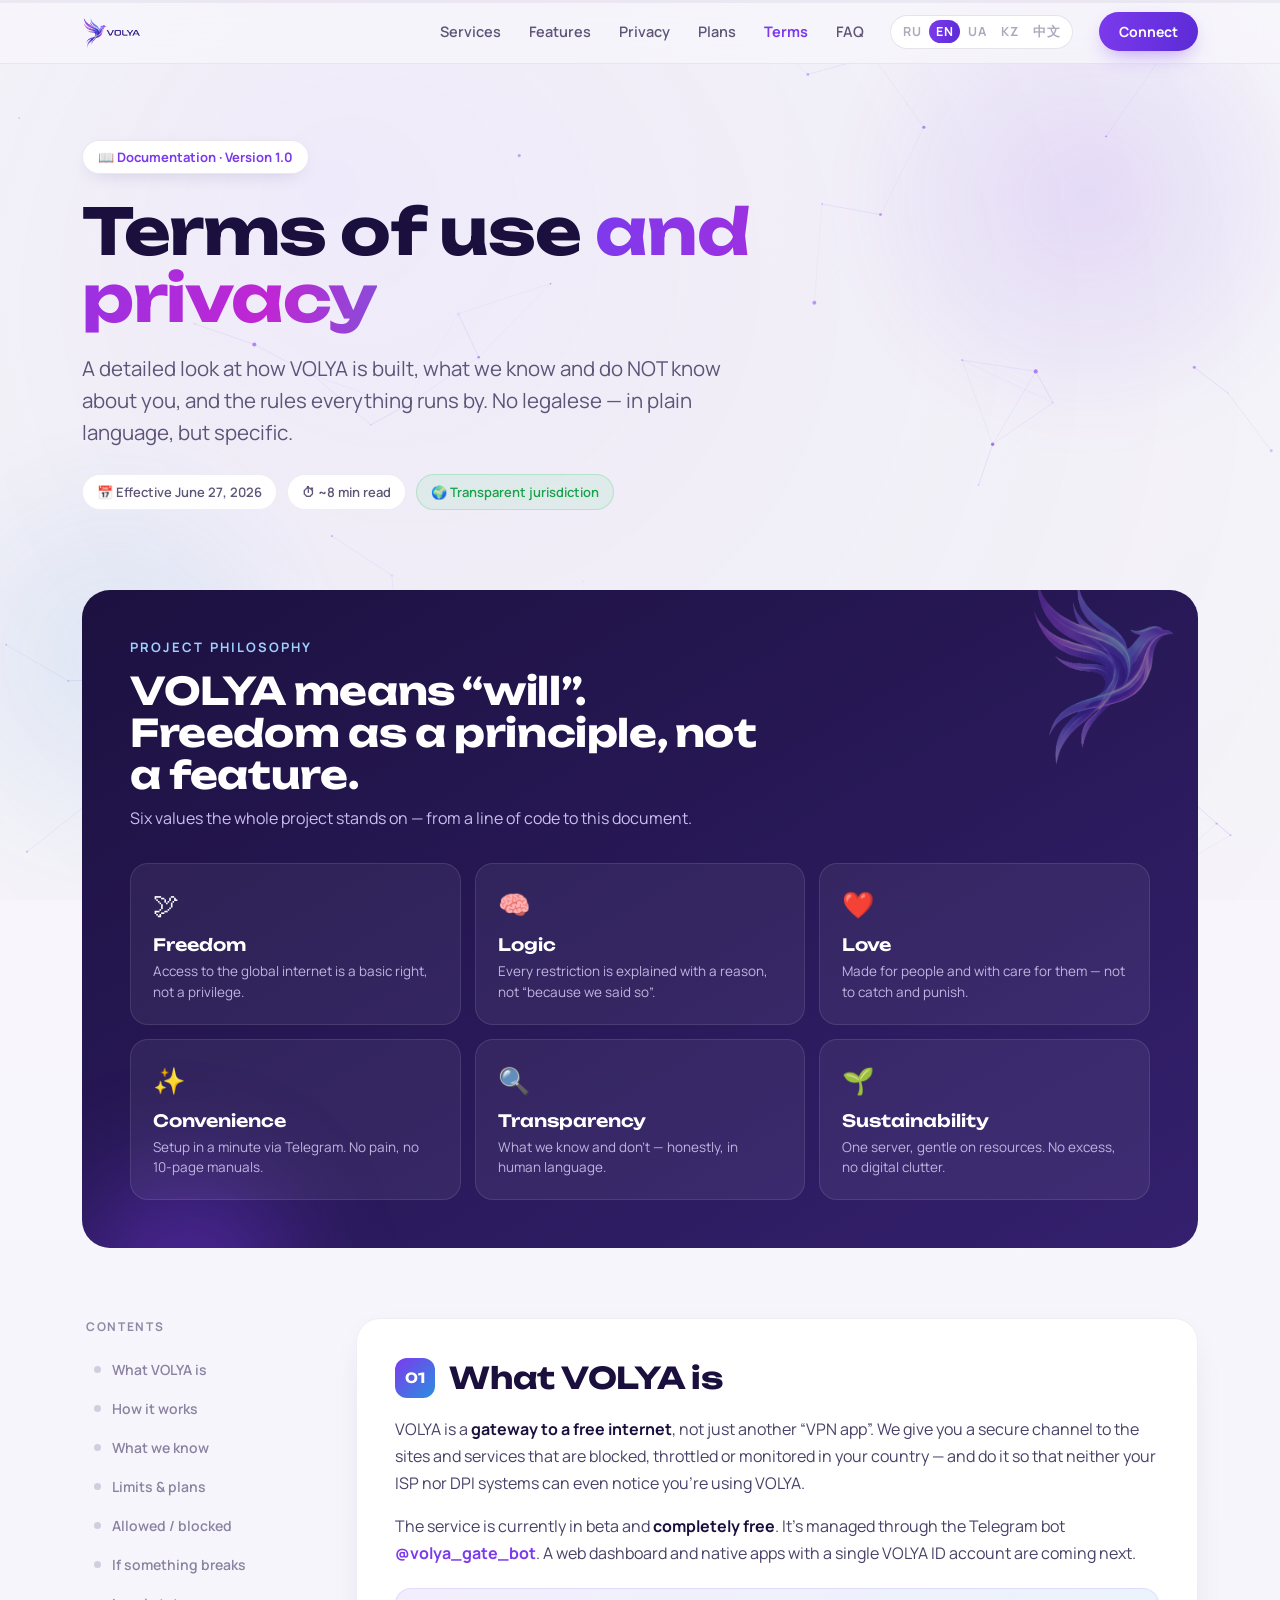
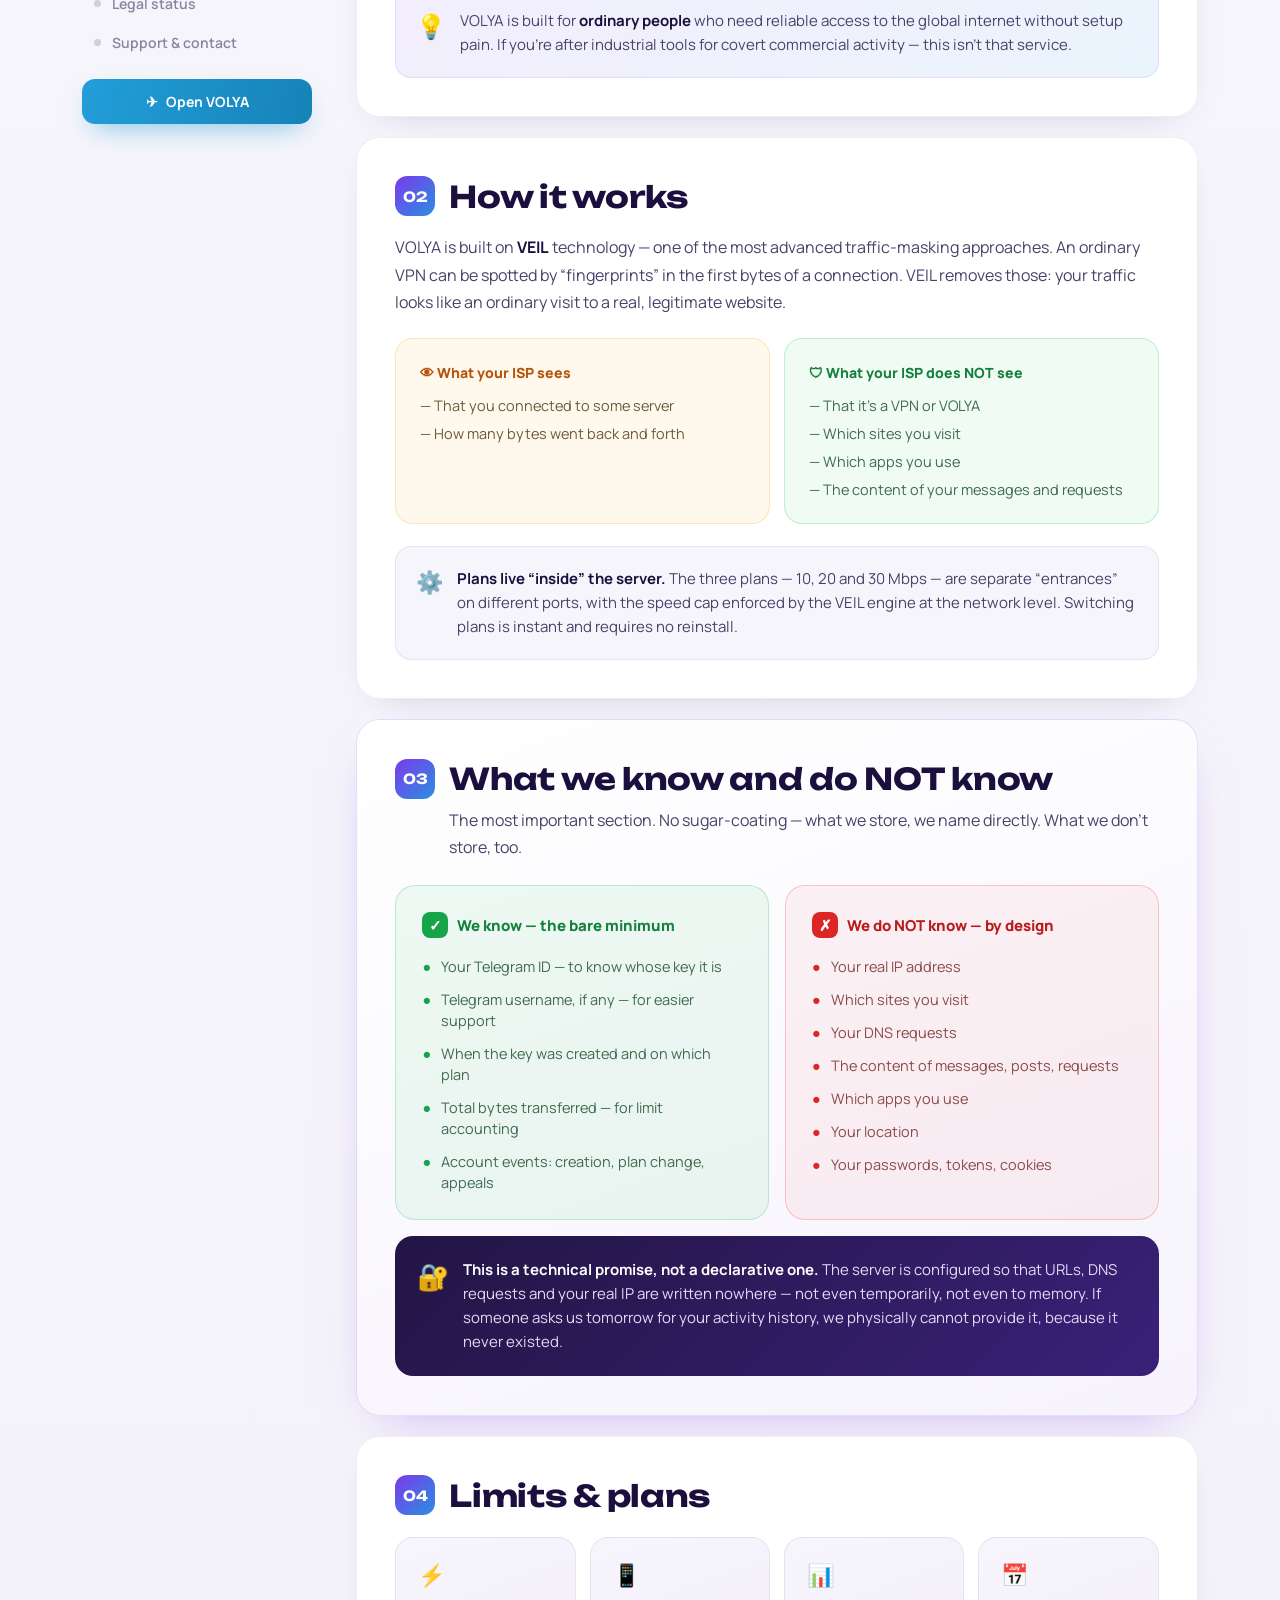
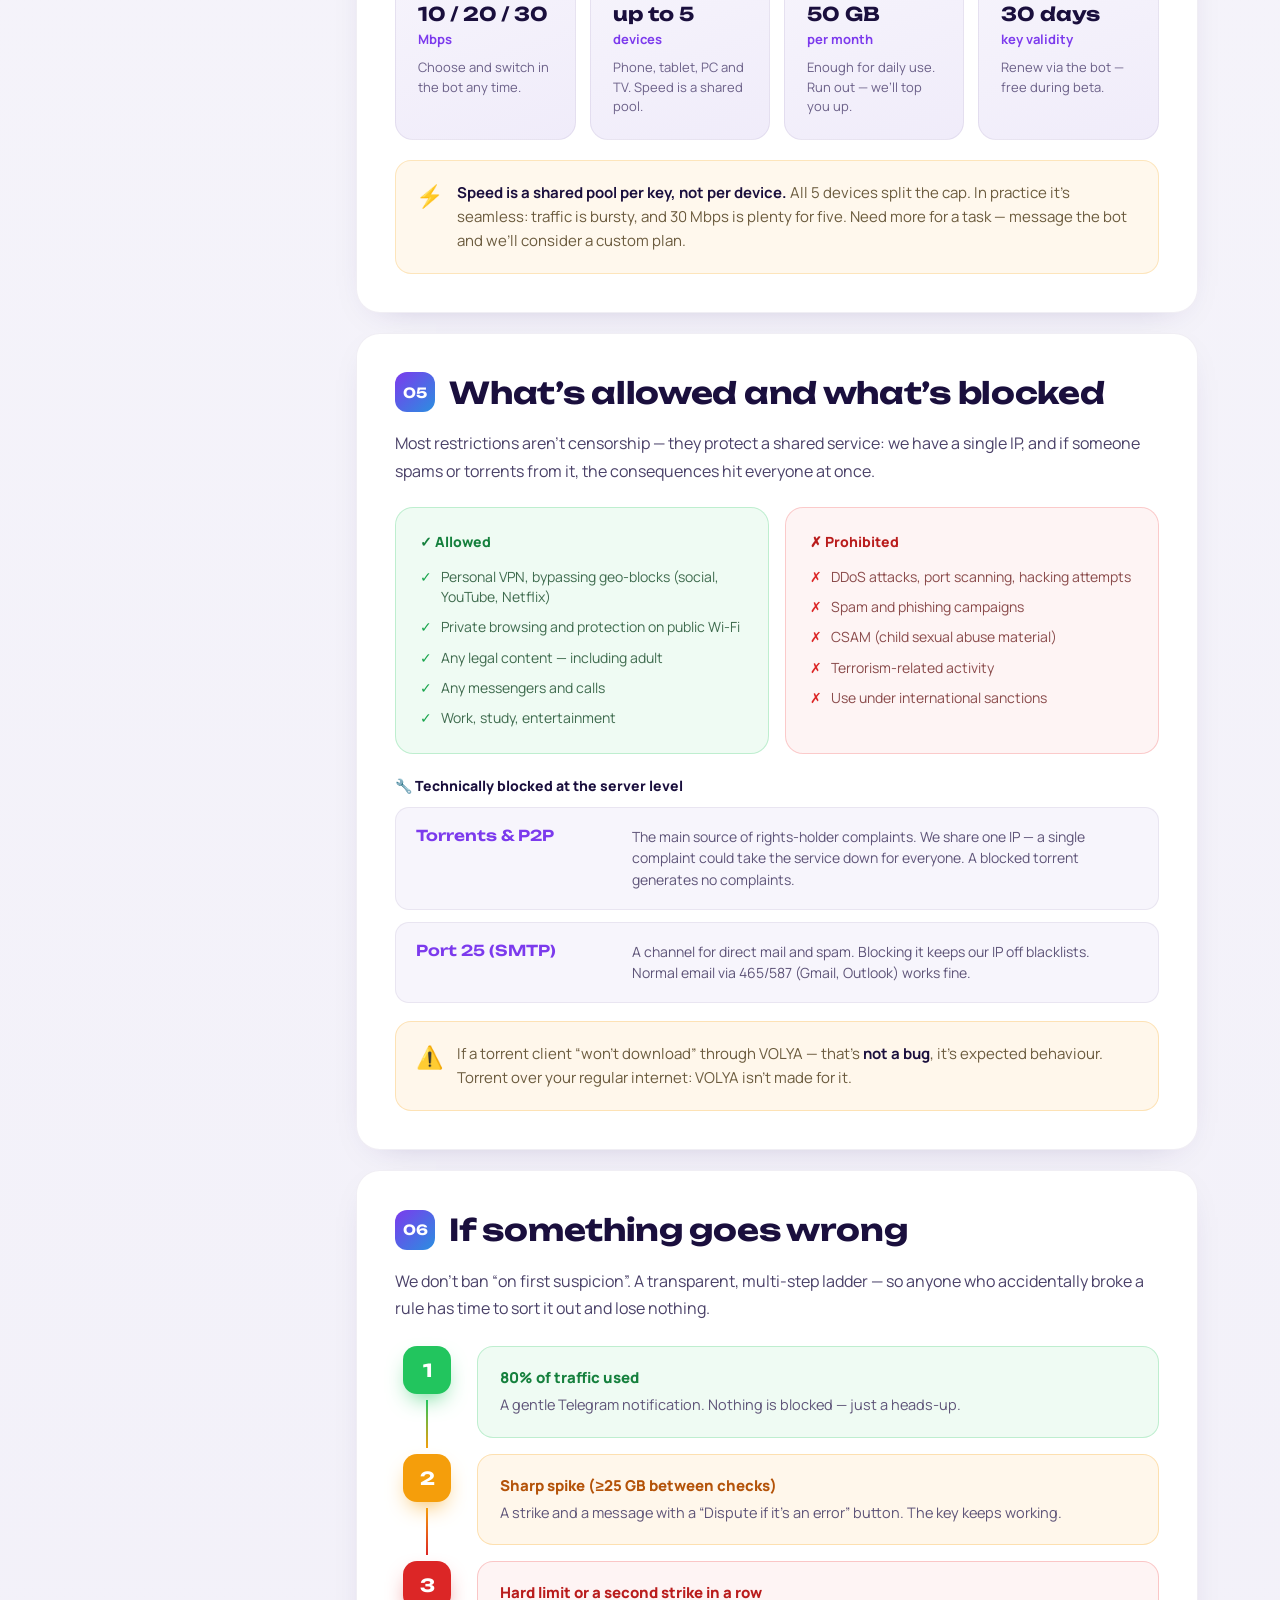
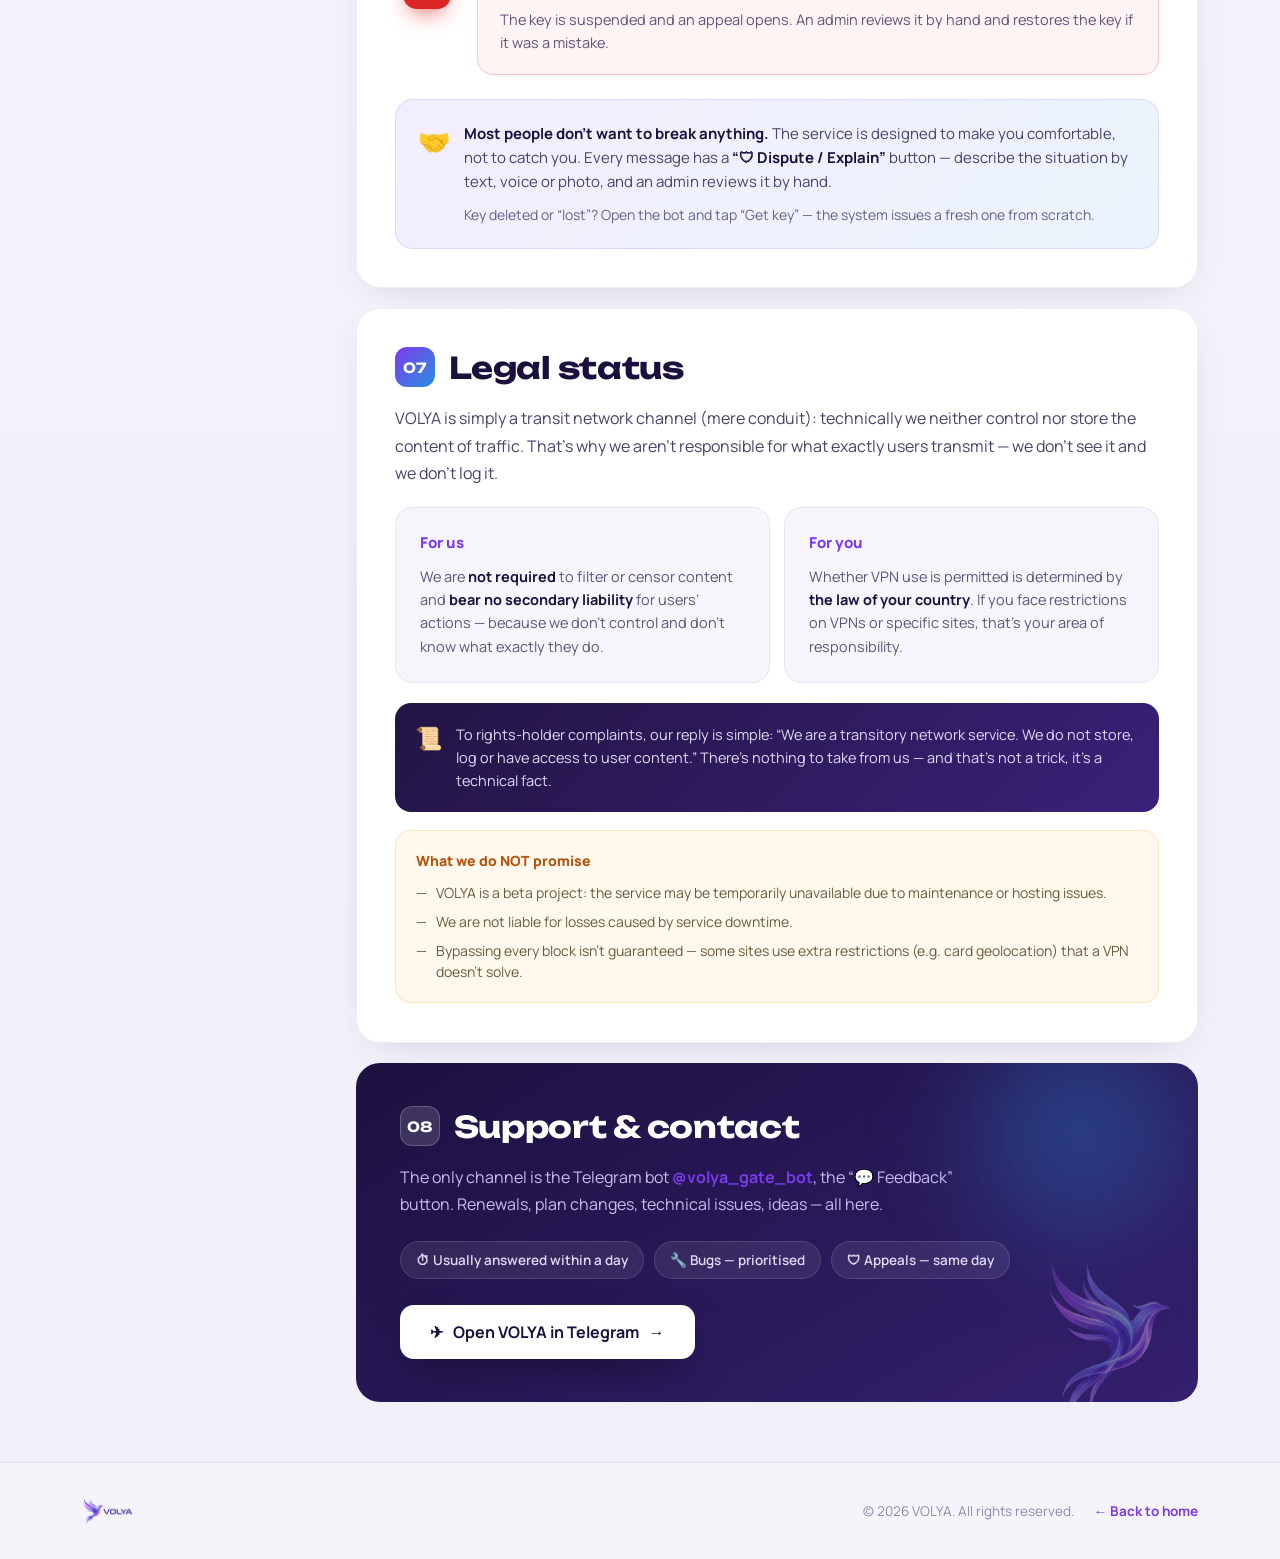
<file: terms.html>
<!DOCTYPE html>
<html lang="ru">
<head>
<meta charset="UTF-8">
<meta name="viewport" content="width=device-width, initial-scale=1">
<title>VOLYA — Условия использования и приватность</title>
<meta name="description" content="Как работает VOLYA, что мы знаем и НЕ знаем о вас, что разрешено и что технически блокируется, и почему — человеческим языком.">
<link rel="icon" type="image/png" href="favicon.png?v=2">
<link href="assets/fonts/fonts.css" rel="stylesheet">
<style>
*{box-sizing:border-box;margin:0;padding:0}
html{scroll-behavior:smooth}
body{background:#F4F3F9;color:#221544;font-family:'Manrope',sans-serif;-webkit-font-smoothing:antialiased;overflow-x:hidden}
::selection{background:rgba(124,58,237,.18);color:#221544}
a{color:inherit;text-decoration:none}
button{font-family:inherit}
img{max-width:100%;display:block}
[data-sec]{scroll-margin-top:96px}
@keyframes shimmer{0%{background-position:0% 50%}100%{background-position:200% 50%}}
@keyframes floatY{0%{transform:translateY(0)}50%{transform:translateY(-14px)}100%{transform:translateY(0)}}
.shdisplay{font-family:'Unbounded',sans-serif}
.shimmer{background:linear-gradient(100deg,#7C3AED 0%,#C026D3 38%,#2A8FE0 72%,#7C3AED 100%);background-size:200% auto;-webkit-background-clip:text;background-clip:text;color:transparent;animation:shimmer 7s linear infinite}
.hov{transition:transform .25s,box-shadow .25s,border-color .25s,background .25s,color .25s}
@media(prefers-reduced-motion:reduce){*,*::before,*::after{animation-duration:.001ms!important;animation-iteration-count:1!important;transition-duration:.001ms!important}}
.burger{display:none;align-items:center;justify-content:center;width:42px;height:42px;border-radius:12px;background:#fff;border:1px solid rgba(46,26,102,.12);cursor:pointer;flex-direction:column;gap:4px}
.burger span{display:block;width:18px;height:2px;border-radius:2px;background:#5E5478}
.mobile-menu{display:none;position:fixed;inset:0;z-index:60;background:rgba(248,247,252,.98);flex-direction:column;padding:88px 26px 30px;gap:6px}
.mobile-menu a{font-family:'Unbounded',sans-serif;font-weight:600;font-size:22px;color:#1A0F3D;padding:14px 0;border-bottom:1px solid rgba(46,26,102,.06)}
.mobile-menu .mm-cta{font-family:'Manrope';font-weight:700;font-size:16px;color:#fff;text-align:center;border:none;border-bottom:none;border-radius:14px;padding:16px;margin-top:16px;background:linear-gradient(100deg,#7C3AED,#5B2BD6)}
.mm-close{position:absolute;top:20px;right:20px;width:42px;height:42px;border-radius:12px;background:#fff;border:1px solid rgba(46,26,102,.12);cursor:pointer;font-size:20px;color:#5E5478}
.hov-nav:hover{color:#221544!important}
.hov-btn:hover{transform:translateY(-1px)}
.hov-lift:hover{transform:translateY(-2px)}
.hov-value:hover{background:rgba(255,255,255,.1)!important;transform:translateY(-3px)}
.hov-toc:hover{background:rgba(124,58,237,.06)}
.lang-btn{cursor:pointer;letter-spacing:.04em}
.lang-btn:hover{border-color:rgba(124,58,237,.4)!important}
@media(max-width:920px){
  .nav-links{display:none!important}
  .nav-cta-mobile-hide{display:none!important}
  .burger{display:flex!important}
  #siteNav{backdrop-filter:none!important;-webkit-backdrop-filter:none!important;background:rgba(248,247,252,.97)!important}
  .doc-grid{grid-template-columns:1fr!important;gap:24px!important}
  .toc-aside{position:static!important}
  .grid-2{grid-template-columns:1fr!important}
  .grid-3{grid-template-columns:1fr 1fr!important}
  .grid-4{grid-template-columns:1fr 1fr!important}
}
@media(max-width:560px){
  .grid-3,.grid-4{grid-template-columns:1fr!important}
  .nav-cta-mobile-hide{display:none!important}
  .nav-bar{padding:10px 18px!important;gap:14px!important}
  .section-pad{padding-left:18px!important;padding-right:18px!important}
  .blocked-row{grid-template-columns:1fr!important;gap:8px!important}
}
</style>
</head>
<body>
<div style="position:relative;min-height:100vh;background:linear-gradient(180deg,#F8F7FC 0%,#F1EFF8 100%)">

<!-- reading progress bar -->
<div style="position:fixed;top:0;left:0;right:0;height:3px;z-index:60;background:rgba(46,26,102,.06)">
  <div id="readbar" style="height:100%;width:0%;background:linear-gradient(90deg,#7C3AED,#C026D3,#2A8FE0);transition:width .15s linear"></div>
</div>

<canvas id="cosmosCanvas" style="position:fixed;inset:0;width:100%;height:100%;pointer-events:none;z-index:0"></canvas>

<div id="ambient" style="position:fixed;inset:0;pointer-events:none;z-index:0;overflow:hidden">
  <div style="position:absolute;top:-8%;right:-6%;width:42vw;height:42vw;border-radius:50%;background:radial-gradient(circle,rgba(124,58,237,.13),transparent 65%);filter:blur(20px)"></div>
  <div style="position:absolute;top:46%;left:-10%;width:38vw;height:38vw;border-radius:50%;background:radial-gradient(circle,rgba(42,143,224,.1),transparent 65%);filter:blur(20px)"></div>
</div>

<!-- NAV -->
<nav id="siteNav" style="position:fixed;top:0;left:0;right:0;z-index:50;backdrop-filter:blur(16px);-webkit-backdrop-filter:blur(16px);background:rgba(248,247,252,.78);border-bottom:1px solid rgba(46,26,102,.07)">
  <div class="nav-bar" style="max-width:1180px;margin:0 auto;padding:12px 32px;display:flex;align-items:center;gap:26px">
    <a href="/" style="display:flex;align-items:center;margin-right:auto"><img src="assets/logo.png" alt="VOLYA" style="height:32px;width:auto"></a>
    <div class="nav-links" style="display:flex;gap:28px;align-items:center">
      <a class="hov hov-nav" href="/#services" style="font-size:14.5px;font-weight:600;color:#5E5478" data-i18n="nav.services">Сервисы</a>
      <a class="hov hov-nav" href="/#why" style="font-size:14.5px;font-weight:600;color:#5E5478" data-i18n="nav.features">Возможности</a>
      <a class="hov hov-nav" href="/privacy.html" style="font-size:14.5px;font-weight:600;color:#5E5478" data-i18n="nav.privacy">Приватность</a>
      <a class="hov hov-nav" href="/#tariffs" style="font-size:14.5px;font-weight:600;color:#5E5478" data-i18n="nav.tariffs">Тарифы</a>
      <a href="#about" style="font-size:14.5px;font-weight:700;color:#7C3AED" data-i18n="nav.terms">Условия</a>
      <a class="hov hov-nav" href="/#faq" style="font-size:14.5px;font-weight:600;color:#5E5478" data-i18n="nav.faq">FAQ</a>
    </div>
    <div class="lang-btn" style="display:flex;align-items:center;gap:1px;background:#fff;border:1px solid rgba(46,26,102,.12);font-weight:700;font-size:12.5px;padding:4px 5px;border-radius:999px">
      <span id="lang-ru" onclick="applyLang('ru')" style="cursor:pointer;padding:3px 7px;border-radius:999px">RU</span>
      <span id="lang-en" onclick="applyLang('en')" style="cursor:pointer;padding:3px 7px;border-radius:999px">EN</span>
      <span id="lang-uk" onclick="applyLang('uk')" style="cursor:pointer;padding:3px 7px;border-radius:999px">UA</span>
      <span id="lang-kk" onclick="applyLang('kk')" style="cursor:pointer;padding:3px 7px;border-radius:999px">KZ</span>
      <span id="lang-zh" onclick="applyLang('zh')" style="cursor:pointer;padding:3px 7px;border-radius:999px">中文</span>
    </div>
    <a class="hov hov-btn nav-cta-mobile-hide" href="https://t.me/volya_gate_bot" target="_blank" rel="noopener" style="display:inline-flex;align-items:center;gap:8px;font-weight:700;font-size:14px;color:#fff;padding:10px 20px;border-radius:999px;background:linear-gradient(100deg,#7C3AED,#5B2BD6);box-shadow:0 8px 22px -8px rgba(124,58,237,.6)" data-i18n="nav.connect">Подключить</a>
    <button class="burger" onclick="toggleMenu()" aria-label="Меню"><span></span><span></span><span></span></button>
  </div>
</nav>

<!-- MOBILE MENU -->
<div id="mobileMenu" class="mobile-menu">
  <button class="mm-close" onclick="toggleMenu()" aria-label="Закрыть">✕</button>
  <a href="/#services" data-i18n="nav.services">Сервисы</a>
  <a href="/#why" data-i18n="nav.features">Возможности</a>
  <a href="/privacy.html" data-i18n="nav.privacy">Приватность</a>
  <a href="/#tariffs" data-i18n="nav.tariffs">Тарифы</a>
  <a href="#about" onclick="toggleMenu()" data-i18n="nav.terms">Условия</a>
  <a href="/#faq" data-i18n="nav.faq">FAQ</a>
  <a class="mm-cta" href="https://t.me/volya_gate_bot" target="_blank" rel="noopener" data-i18n="nav.connect">Подключить</a>
</div>

<!-- HERO -->
<header class="section-pad" style="position:relative;z-index:1;max-width:1180px;margin:0 auto;padding:140px 32px 50px">
  <div data-reveal style="display:inline-flex;align-items:center;gap:9px;padding:7px 15px;border-radius:999px;background:#fff;border:1px solid rgba(46,26,102,.1);box-shadow:0 6px 20px -10px rgba(46,26,102,.25);font-size:13px;font-weight:700;color:#7C3AED;margin-bottom:24px" data-i18n="hero.badge">📖 Документация · Версия 1.0</div>
  <h1 data-reveal data-delay="80" class="shdisplay" style="font-weight:700;font-size:clamp(36px,5vw,66px);line-height:1.04;letter-spacing:-.02em;color:#1A0F3D;max-width:880px;margin-bottom:22px">
    <span data-i18n="hero.title1">Условия использования</span> <span class="shimmer" data-i18n="hero.title2">и приватность</span>
  </h1>
  <p data-reveal data-delay="140" style="font-size:clamp(17px,1.6vw,21px);line-height:1.55;color:#5E5478;max-width:680px;margin-bottom:26px" data-i18n="hero.sub">Здесь подробно о том, как устроен VOLYA, что мы знаем и НЕ знаем о вас, и по каким правилам всё работает. Без юридического канцелярита — человеческим языком, но конкретно.</p>
  <div data-reveal data-delay="200" id="hero-meta" style="display:flex;gap:10px;flex-wrap:wrap"></div>
</header>

<!-- PHILOSOPHY -->
<section class="section-pad" style="position:relative;z-index:1;max-width:1180px;margin:0 auto;padding:30px 32px 50px">
  <div data-reveal style="position:relative;overflow:hidden;border-radius:28px;background:linear-gradient(150deg,#1C1140,#34206E);color:#fff;padding:clamp(30px,4vw,48px)">
    <img src="assets/bird.png" alt="" style="position:absolute;top:-10px;right:20px;width:150px;opacity:.4;animation:floatY 6s ease-in-out infinite">
    <div style="position:absolute;bottom:-30%;left:-6%;width:340px;height:340px;border-radius:50%;background:radial-gradient(circle,rgba(124,58,237,.5),transparent 65%);filter:blur(40px)"></div>
    <div style="position:relative;font-size:13px;font-weight:700;letter-spacing:.16em;text-transform:uppercase;color:#9FD0FF;margin-bottom:14px" data-i18n="philo.kicker">Философия проекта</div>
    <h2 class="shdisplay" style="position:relative;font-weight:700;font-size:clamp(24px,3.2vw,38px);line-height:1.1;letter-spacing:-.01em;max-width:640px;margin-bottom:10px" data-i18n="philo.title">VOLYA — это «воля». Свобода как принцип, а не как фича.</h2>
    <p style="position:relative;font-size:16px;line-height:1.6;color:#C9BEF0;max-width:600px;margin-bottom:32px" data-i18n="philo.sub">Шесть ценностей, на которых стоит весь проект — от строчки кода до этого документа.</p>
    <div id="values-grid" class="grid-3" style="position:relative;display:grid;grid-template-columns:repeat(3,1fr);gap:14px"></div>
  </div>
</section>

<!-- TOC + CONTENT -->
<div class="doc-grid section-pad" style="position:relative;z-index:1;max-width:1180px;margin:0 auto;padding:20px 32px 60px;display:grid;grid-template-columns:230px 1fr;gap:44px;align-items:start">

  <aside class="toc-aside" style="position:sticky;top:96px">
    <div style="font-size:12px;font-weight:700;letter-spacing:.14em;text-transform:uppercase;color:#9089A6;margin-bottom:16px;padding-left:4px" data-i18n="tocHeading">Содержание</div>
    <nav id="toc-nav" style="display:flex;flex-direction:column;gap:2px"></nav>
    <a class="hov hov-lift" href="https://t.me/volya_gate_bot" target="_blank" rel="noopener" style="display:flex;align-items:center;justify-content:center;gap:8px;margin-top:18px;font-weight:700;font-size:14px;color:#fff;padding:13px;border-radius:13px;background:linear-gradient(100deg,#229ED9,#1683b8);box-shadow:0 12px 28px -12px rgba(34,158,217,.7)">✈ <span data-i18n="asideCta">Открыть VOLYA</span></a>
  </aside>

  <main style="display:flex;flex-direction:column;gap:20px">

    <!-- 1 ABOUT -->
    <article data-sec="about" id="about" data-reveal style="padding:clamp(28px,3vw,40px);border-radius:24px;background:#fff;border:1px solid rgba(46,26,102,.07);box-shadow:0 10px 36px -24px rgba(46,26,102,.35)">
      <div style="display:flex;align-items:center;gap:14px;margin-bottom:18px">
        <span class="shdisplay" style="font-weight:700;font-size:14px;width:40px;height:40px;border-radius:12px;display:flex;align-items:center;justify-content:center;color:#fff;background:linear-gradient(135deg,#7C3AED,#2A8FE0)">01</span>
        <h2 class="shdisplay" style="font-weight:700;font-size:clamp(22px,2.6vw,30px);letter-spacing:-.01em;color:#1A0F3D" data-i18n="about.title">Что такое VOLYA</h2>
      </div>
      <p id="about-p1" style="font-size:16px;line-height:1.7;color:#4A4168;margin-bottom:16px"></p>
      <p id="about-p2" style="font-size:16px;line-height:1.7;color:#4A4168;margin-bottom:20px"></p>
      <div style="display:flex;gap:14px;padding:20px;border-radius:16px;background:linear-gradient(135deg,#F3EEFD,#EAF4FD);border:1px solid rgba(124,58,237,.12)">
        <span style="font-size:24px;flex-shrink:0">💡</span>
        <p id="about-tip" style="font-size:15px;line-height:1.6;color:#4A4168"></p>
      </div>
    </article>

    <!-- 2 HOW -->
    <article data-sec="how" id="how" data-reveal style="padding:clamp(28px,3vw,40px);border-radius:24px;background:#fff;border:1px solid rgba(46,26,102,.07);box-shadow:0 10px 36px -24px rgba(46,26,102,.35)">
      <div style="display:flex;align-items:center;gap:14px;margin-bottom:18px">
        <span class="shdisplay" style="font-weight:700;font-size:14px;width:40px;height:40px;border-radius:12px;display:flex;align-items:center;justify-content:center;color:#fff;background:linear-gradient(135deg,#7C3AED,#2A8FE0)">02</span>
        <h2 class="shdisplay" style="font-weight:700;font-size:clamp(22px,2.6vw,30px);letter-spacing:-.01em;color:#1A0F3D" data-i18n="how.title">Как это работает</h2>
      </div>
      <p id="how-p1" style="font-size:16px;line-height:1.7;color:#4A4168;margin-bottom:22px"></p>
      <div class="grid-2" style="display:grid;grid-template-columns:1fr 1fr;gap:14px;margin-bottom:22px">
        <div style="padding:24px;border-radius:18px;background:rgba(245,158,11,.07);border:1px solid rgba(245,158,11,.22)">
          <div style="font-weight:800;font-size:14px;color:#B45309;margin-bottom:14px" data-i18n="how.seesTitle">👁 Что видит провайдер</div>
          <div id="how-sees" style="display:flex;flex-direction:column;gap:9px"></div>
        </div>
        <div style="padding:24px;border-radius:18px;background:rgba(34,197,94,.07);border:1px solid rgba(34,197,94,.24)">
          <div style="font-weight:800;font-size:14px;color:#15803D;margin-bottom:14px" data-i18n="how.blindTitle">🛡 Чего провайдер НЕ видит</div>
          <div id="how-blind" style="display:flex;flex-direction:column;gap:9px"></div>
        </div>
      </div>
      <div style="display:flex;gap:14px;padding:20px;border-radius:16px;background:#F7F5FC;border:1px solid rgba(46,26,102,.08)">
        <span style="font-size:22px;flex-shrink:0">⚙️</span>
        <p id="how-note" style="font-size:15px;line-height:1.6;color:#4A4168"></p>
      </div>
    </article>

    <!-- 3 PRIVACY -->
    <article data-sec="privacy" id="privacy" data-reveal style="padding:clamp(28px,3vw,40px);border-radius:24px;background:linear-gradient(160deg,#fff,#F6F3FC);border:1px solid rgba(124,58,237,.16);box-shadow:0 16px 50px -28px rgba(124,58,237,.5)">
      <div style="display:flex;align-items:center;gap:14px;margin-bottom:8px">
        <span class="shdisplay" style="font-weight:700;font-size:14px;width:40px;height:40px;border-radius:12px;display:flex;align-items:center;justify-content:center;color:#fff;background:linear-gradient(135deg,#7C3AED,#2A8FE0)">03</span>
        <h2 class="shdisplay" style="font-weight:700;font-size:clamp(22px,2.6vw,30px);letter-spacing:-.01em;color:#1A0F3D" data-i18n="privacy.title">Что мы знаем и НЕ знаем</h2>
      </div>
      <p id="privacy-intro" style="font-size:16px;line-height:1.7;color:#4A4168;margin:0 0 24px 54px"></p>
      <div class="grid-2" style="display:grid;grid-template-columns:1fr 1fr;gap:16px">
        <div style="padding:26px;border-radius:20px;background:rgba(34,197,94,.07);border:1px solid rgba(34,197,94,.26)">
          <div style="font-weight:800;font-size:15px;color:#15803D;margin-bottom:18px;display:flex;align-items:center;gap:9px"><span style="width:26px;height:26px;border-radius:8px;background:#16A34A;color:#fff;display:flex;align-items:center;justify-content:center;font-size:15px">✓</span><span data-i18n="privacy.knowTitle">Знаем — минимально нужное</span></div>
          <div id="privacy-know" style="display:flex;flex-direction:column;gap:12px"></div>
        </div>
        <div style="padding:26px;border-radius:20px;background:rgba(239,68,68,.06);border:1px solid rgba(239,68,68,.26)">
          <div style="font-weight:800;font-size:15px;color:#B91C1C;margin-bottom:18px;display:flex;align-items:center;gap:9px"><span style="width:26px;height:26px;border-radius:8px;background:#DC2626;color:#fff;display:flex;align-items:center;justify-content:center;font-size:15px">✗</span><span data-i18n="privacy.dontTitle">НЕ знаем — принципиально</span></div>
          <div id="privacy-dont" style="display:flex;flex-direction:column;gap:12px"></div>
        </div>
      </div>
      <div style="display:flex;gap:14px;margin-top:16px;padding:22px;border-radius:18px;background:linear-gradient(135deg,#221544,#3A2178);color:#fff">
        <span style="font-size:26px;flex-shrink:0">🔐</span>
        <p id="privacy-promise" style="font-size:15px;line-height:1.6;color:#E2DAF6"></p>
      </div>
    </article>

    <!-- 4 LIMITS -->
    <article data-sec="limits" id="limits" data-reveal style="padding:clamp(28px,3vw,40px);border-radius:24px;background:#fff;border:1px solid rgba(46,26,102,.07);box-shadow:0 10px 36px -24px rgba(46,26,102,.35)">
      <div style="display:flex;align-items:center;gap:14px;margin-bottom:22px">
        <span class="shdisplay" style="font-weight:700;font-size:14px;width:40px;height:40px;border-radius:12px;display:flex;align-items:center;justify-content:center;color:#fff;background:linear-gradient(135deg,#7C3AED,#2A8FE0)">04</span>
        <h2 class="shdisplay" style="font-weight:700;font-size:clamp(22px,2.6vw,30px);letter-spacing:-.01em;color:#1A0F3D" data-i18n="limits.title">Лимиты и тарифы</h2>
      </div>
      <div id="limits-grid" class="grid-4" style="display:grid;grid-template-columns:repeat(4,1fr);gap:14px;margin-bottom:20px"></div>
      <div style="display:flex;gap:14px;padding:20px;border-radius:16px;background:rgba(245,158,11,.07);border:1px solid rgba(245,158,11,.22)">
        <span style="font-size:22px;flex-shrink:0">⚡</span>
        <p id="limits-note" style="font-size:15px;line-height:1.6;color:#6B5B3E"></p>
      </div>
    </article>

    <!-- 5 RULES -->
    <article data-sec="rules" id="rules" data-reveal style="padding:clamp(28px,3vw,40px);border-radius:24px;background:#fff;border:1px solid rgba(46,26,102,.07);box-shadow:0 10px 36px -24px rgba(46,26,102,.35)">
      <div style="display:flex;align-items:center;gap:14px;margin-bottom:18px">
        <span class="shdisplay" style="font-weight:700;font-size:14px;width:40px;height:40px;border-radius:12px;display:flex;align-items:center;justify-content:center;color:#fff;background:linear-gradient(135deg,#7C3AED,#2A8FE0)">05</span>
        <h2 class="shdisplay" style="font-weight:700;font-size:clamp(22px,2.6vw,30px);letter-spacing:-.01em;color:#1A0F3D" data-i18n="rules.title">Что разрешено и что блокируется</h2>
      </div>
      <p id="rules-intro" style="font-size:16px;line-height:1.7;color:#4A4168;margin-bottom:22px"></p>
      <div class="grid-2" style="display:grid;grid-template-columns:1fr 1fr;gap:16px;margin-bottom:22px">
        <div style="padding:24px;border-radius:18px;background:rgba(34,197,94,.07);border:1px solid rgba(34,197,94,.24)">
          <div style="font-weight:800;font-size:14px;color:#15803D;margin-bottom:16px" data-i18n="rules.allowedTitle">✓ Разрешено</div>
          <div id="rules-allowed" style="display:flex;flex-direction:column;gap:10px"></div>
        </div>
        <div style="padding:24px;border-radius:18px;background:rgba(239,68,68,.06);border:1px solid rgba(239,68,68,.24)">
          <div style="font-weight:800;font-size:14px;color:#B91C1C;margin-bottom:16px" data-i18n="rules.prohibitedTitle">✗ Запрещено</div>
          <div id="rules-prohibited" style="display:flex;flex-direction:column;gap:10px"></div>
        </div>
      </div>
      <div style="font-weight:800;font-size:14px;color:#1A0F3D;margin-bottom:12px" data-i18n="rules.blockedTitle">🔧 Технически заблокировано на уровне сервера</div>
      <div id="rules-blocked" style="display:flex;flex-direction:column;gap:12px;margin-bottom:18px"></div>
      <div style="display:flex;gap:14px;padding:20px;border-radius:16px;background:rgba(245,158,11,.08);border:1px solid rgba(245,158,11,.24)">
        <span style="font-size:22px;flex-shrink:0">⚠️</span>
        <p id="rules-warn" style="font-size:15px;line-height:1.6;color:#6B5B3E"></p>
      </div>
    </article>

    <!-- 6 ENFORCEMENT -->
    <article data-sec="enforcement" id="enforcement" data-reveal style="padding:clamp(28px,3vw,40px);border-radius:24px;background:#fff;border:1px solid rgba(46,26,102,.07);box-shadow:0 10px 36px -24px rgba(46,26,102,.35)">
      <div style="display:flex;align-items:center;gap:14px;margin-bottom:18px">
        <span class="shdisplay" style="font-weight:700;font-size:14px;width:40px;height:40px;border-radius:12px;display:flex;align-items:center;justify-content:center;color:#fff;background:linear-gradient(135deg,#7C3AED,#2A8FE0)">06</span>
        <h2 class="shdisplay" style="font-weight:700;font-size:clamp(22px,2.6vw,30px);letter-spacing:-.01em;color:#1A0F3D" data-i18n="enforcement.title">Если что-то пошло не так</h2>
      </div>
      <p id="enforcement-intro" style="font-size:16px;line-height:1.7;color:#4A4168;margin-bottom:24px"></p>
      <div id="ladder" style="display:flex;flex-direction:column;gap:0"></div>
      <div style="display:flex;gap:14px;margin-top:8px;padding:22px;border-radius:18px;background:linear-gradient(135deg,#F3EEFD,#EAF4FD);border:1px solid rgba(124,58,237,.14)">
        <span style="font-size:26px;flex-shrink:0">🤝</span>
        <div>
          <p id="enforcement-help1" style="font-size:15px;line-height:1.6;color:#4A4168;margin-bottom:10px"></p>
          <p id="enforcement-help2" style="font-size:14px;line-height:1.55;color:#6B6088"></p>
        </div>
      </div>
    </article>

    <!-- 7 LEGAL -->
    <article data-sec="legal" id="legal" data-reveal style="padding:clamp(28px,3vw,40px);border-radius:24px;background:#fff;border:1px solid rgba(46,26,102,.07);box-shadow:0 10px 36px -24px rgba(46,26,102,.35)">
      <div style="display:flex;align-items:center;gap:14px;margin-bottom:18px">
        <span class="shdisplay" style="font-weight:700;font-size:14px;width:40px;height:40px;border-radius:12px;display:flex;align-items:center;justify-content:center;color:#fff;background:linear-gradient(135deg,#7C3AED,#2A8FE0)">07</span>
        <h2 class="shdisplay" style="font-weight:700;font-size:clamp(22px,2.6vw,30px);letter-spacing:-.01em;color:#1A0F3D" data-i18n="legal.title">Юридический статус</h2>
      </div>
      <p id="legal-p1" style="font-size:16px;line-height:1.7;color:#4A4168;margin-bottom:20px"></p>
      <div class="grid-2" style="display:grid;grid-template-columns:1fr 1fr;gap:14px;margin-bottom:20px">
        <div style="padding:24px;border-radius:18px;background:#F7F5FC;border:1px solid rgba(46,26,102,.07)">
          <div style="font-weight:800;font-size:15px;color:#7C3AED;margin-bottom:12px" data-i18n="legal.forUsTitle">Для нас</div>
          <div id="legal-forUs" style="font-size:14.5px;line-height:1.6;color:#5E5478"></div>
        </div>
        <div style="padding:24px;border-radius:18px;background:#F7F5FC;border:1px solid rgba(46,26,102,.07)">
          <div style="font-weight:800;font-size:15px;color:#7C3AED;margin-bottom:12px" data-i18n="legal.forYouTitle">Для вас</div>
          <div id="legal-forYou" style="font-size:14.5px;line-height:1.6;color:#5E5478"></div>
        </div>
      </div>
      <div style="display:flex;gap:14px;padding:20px;border-radius:16px;background:linear-gradient(135deg,#221544,#3A2178);color:#fff;margin-bottom:18px">
        <span style="font-size:22px;flex-shrink:0">📜</span>
        <p id="legal-claims" style="font-size:14.5px;line-height:1.6;color:#E2DAF6"></p>
      </div>
      <div style="padding:20px;border-radius:16px;background:rgba(245,158,11,.07);border:1px solid rgba(245,158,11,.22)">
        <div style="font-weight:800;font-size:14px;color:#B45309;margin-bottom:12px" data-i18n="legal.noPromiseTitle">Чего мы НЕ обещаем</div>
        <div id="legal-noPromise" style="display:flex;flex-direction:column;gap:8px"></div>
      </div>
    </article>

    <!-- 8 CONTACT -->
    <article data-sec="contact" id="contact" data-reveal style="position:relative;overflow:hidden;padding:clamp(30px,3.4vw,44px);border-radius:24px;background:linear-gradient(150deg,#1C1140,#34206E);color:#fff">
      <div style="position:absolute;top:-30%;right:-6%;width:340px;height:340px;border-radius:50%;background:radial-gradient(circle,rgba(42,143,224,.4),transparent 65%);filter:blur(40px)"></div>
      <img src="assets/bird.png" alt="" style="position:absolute;bottom:-20px;right:24px;width:130px;opacity:.4;animation:floatY 6s ease-in-out infinite">
      <div style="position:relative">
        <div style="display:flex;align-items:center;gap:14px;margin-bottom:18px">
          <span class="shdisplay" style="font-weight:700;font-size:14px;width:40px;height:40px;border-radius:12px;display:flex;align-items:center;justify-content:center;color:#fff;background:rgba(255,255,255,.14);border:1px solid rgba(255,255,255,.2)">08</span>
          <h2 class="shdisplay" style="font-weight:700;font-size:clamp(22px,2.6vw,30px);letter-spacing:-.01em" data-i18n="contact.title">Связь и поддержка</h2>
        </div>
        <p id="contact-p1" style="font-size:16px;line-height:1.7;color:#C9BEF0;max-width:560px;margin-bottom:22px"></p>
        <div id="contact-chips" style="display:flex;gap:10px;flex-wrap:wrap;margin-bottom:26px"></div>
        <a class="hov hov-lift" href="https://t.me/volya_gate_bot" target="_blank" rel="noopener" style="display:inline-flex;align-items:center;gap:10px;font-weight:700;font-size:16px;color:#1A0F3D;padding:16px 30px;border-radius:14px;background:#fff;box-shadow:0 16px 40px -14px rgba(0,0,0,.5)">✈ <span data-i18n="contact.cta">Открыть VOLYA в Telegram</span> →</a>
      </div>
    </article>

  </main>
</div>

<!-- FOOTER -->
<footer style="position:relative;z-index:1;border-top:1px solid rgba(46,26,102,.08);background:rgba(248,247,252,.6)">
  <div class="section-pad" style="max-width:1180px;margin:0 auto;padding:34px 32px;display:flex;align-items:center;gap:20px;flex-wrap:wrap">
    <a href="/" style="display:flex;align-items:center;margin-right:auto"><img src="assets/logo.png" alt="VOLYA" style="height:28px"></a>
    <span style="font-size:13.5px;color:#9089A6" data-i18n="footer.rights">© 2026 VOLYA. Все права защищены.</span>
    <a href="/" style="font-size:13.5px;font-weight:700;color:#7C3AED">← <span data-i18n="footer.home">На главную</span></a>
  </div>
</footer>

</div>

<script>
// ── i18n ────────────────────────────────────────────────────────────────────
const LADDER_STYLE = [
  {color:'#22C55E', bg:'rgba(34,197,94,.07)', border:'rgba(34,197,94,.24)', titleColor:'#15803D', lineStyle:'flex:1;width:2px;background:linear-gradient(#22C55E,#F59E0B);margin:6px 0'},
  {color:'#F59E0B', bg:'rgba(245,158,11,.08)', border:'rgba(245,158,11,.26)', titleColor:'#B45309', lineStyle:'flex:1;width:2px;background:linear-gradient(#F59E0B,#DC2626);margin:6px 0'},
  {color:'#DC2626', bg:'rgba(239,68,68,.06)', border:'rgba(239,68,68,.26)', titleColor:'#B91C1C', lineStyle:'height:0'}
];

const RU = {
  nav: {services:'Сервисы',features:'Возможности',privacy:'Приватность',tariffs:'Тарифы',terms:'Условия',faq:'FAQ',connect:'Подключить'},
  hero: {badge:'📖 Документация · Версия 1.0', title1:'Условия использования', title2:'и приватность', sub:'Здесь подробно о том, как устроен VOLYA, что мы знаем и НЕ знаем о вас, и по каким правилам всё работает. Без юридического канцелярита — человеческим языком, но конкретно.',
    meta: [{text:'📅 Действует с 27 июня 2026'}, {text:'⏱ Чтение ~8 минут'}, {text:'🌍 Прозрачная юрисдикция', green:true}]},
  philo: {kicker:'Философия проекта', title:'VOLYA — это «воля». Свобода как принцип, а не как фича.', sub:'Шесть ценностей, на которых стоит весь проект — от строчки кода до этого документа.'},
  values: [
    {icon:'🕊', t:'Свобода', d:'Доступ к мировому интернету — базовое право, а не привилегия.'},
    {icon:'🧠', t:'Логика', d:'Каждое ограничение объяснено причиной, а не «потому что так надо».'},
    {icon:'❤️', t:'Любовь', d:'Сделано для людей и с заботой о них, а не чтобы ловить и наказывать.'},
    {icon:'✨', t:'Удобство', d:'Настройка за минуту через Telegram. Без боли и мануалов на 10 страниц.'},
    {icon:'🔍', t:'Прозрачность', d:'Что знаем и не знаем — честно и человеческим языком.'},
    {icon:'🌱', t:'Экологичность', d:'Один сервер, бережно к ресурсу. Без излишеств и цифрового мусора.'}
  ],
  tocHeading: 'Содержание', asideCta: 'Открыть VOLYA',
  toc: [
    {id:'about', t:'Что такое VOLYA'},
    {id:'how', t:'Как это работает'},
    {id:'privacy', t:'Что мы знаем'},
    {id:'limits', t:'Лимиты и тарифы'},
    {id:'rules', t:'Разрешено / блок'},
    {id:'enforcement', t:'Если что-то не так'},
    {id:'legal', t:'Юридический статус'},
    {id:'contact', t:'Связь и поддержка'}
  ],
  about: {
    title:'Что такое VOLYA',
    p1:'VOLYA — это **шлюз в свободный интернет**, а не ещё одно «VPN-приложение». Мы даём вам безопасный канал к сайтам и сервисам, которые в вашей стране заблокированы, замедлены или контролируются — и делаем это так, чтобы факт использования VOLYA не могли заметить ни провайдер, ни системы DPI-анализа.',
    p2:'Сейчас сервис работает на этапе бета-тестирования и **полностью бесплатен**. Управление — через Telegram-бота [@volya_gate_bot](https://t.me/volya_gate_bot). В будущем появятся веб-кабинет и нативные приложения с единым аккаунтом VOLYA ID.',
    tip:'VOLYA создан для **обычных людей**, которым нужен надёжный доступ к мировому интернету без боли с настройкой. Если вы ждёте промышленных инструментов для скрытой коммерческой деятельности — это не тот сервис.'
  },
  how: {
    title:'Как это работает',
    p1:'VOLYA построен на технологии **VEIL** — одном из самых современных способов маскировки трафика. Обычный VPN провайдер может опознать по «следам» в первых байтах соединения. VEIL эти следы убирает: ваш трафик внешне выглядит как обычный визит на настоящий легитимный сайт.',
    seesTitle:'👁 Что видит провайдер',
    sees: ['Что вы подключились к какому-то серверу', 'Сколько байт прошло туда и обратно'],
    blindTitle:'🛡 Чего провайдер НЕ видит',
    blind: ['Что это VPN или VOLYA', 'Какие сайты вы посещаете', 'Какие приложения используете', 'Содержимое сообщений и запросов'],
    note:'**Тарифы работают «внутри» сервера.** Три тарифа — 10, 20 и 30 Мбит/с — это отдельные «входы» с разными портами, а ограничение скорости делает движок Вуали на уровне сети. Переключение тарифа моментально и ничего не нужно переустанавливать.'
  },
  privacy: {
    title:'Что мы знаем и НЕ знаем',
    intro:'Самый важный раздел. Без приукрашиваний — что храним, называем напрямую. Что не храним — тоже.',
    knowTitle:'Знаем — минимально нужное',
    know: ['Ваш Telegram ID — чтобы понимать, чей это ключ', 'Telegram username, если есть — для удобства поддержки', 'Когда создан ключ и на какой тариф', 'Сколько байт прошло суммарно — для учёта лимита', 'События по аккаунту: создание, смена тарифа, апелляции'],
    dontTitle:'НЕ знаем — принципиально',
    dont: ['Ваш реальный IP-адрес', 'Какие сайты вы посещаете', 'Ваши DNS-запросы', 'Содержимое сообщений, постов, запросов', 'Какие приложения используете', 'Ваше местоположение', 'Ваши пароли, токены, cookies'],
    promise:'**Это техническое, а не декларативное обещание.** Сервер настроен так, что URL, DNS-запросы и ваш реальный IP не записываются нигде — даже временно, даже в оперативную память. Если завтра у нас попросят историю вашей активности — мы физически не сможем её выдать, потому что её никогда не существовало.'
  },
  limits: {
    title:'Лимиты и тарифы',
    items: [
      {icon:'⚡', value:'10 / 20 / 30', label:'Мбит/с', note:'Выбираете и меняете в боте в любой момент.'},
      {icon:'📱', value:'до 5', label:'устройств', note:'Телефон, планшет, ПК и ТВ. Скорость — общий пул.'},
      {icon:'📊', value:'50 ГБ', label:'в месяц', note:'Хватает на ежедневное использование. Закончился — продлим.'},
      {icon:'📅', value:'30 дней', label:'срок ключа', note:'Продление через бота, в бете — бесплатно.'}
    ],
    note:'**Скорость — общий пул на ключ, а не на устройство.** Все 5 устройств делят потолок между собой. На практике незаметно: интернет потребляется рывками, и 30 Мбит хватает на пятерых с запасом. Мало для задачи — напишите в бота, рассмотрим индивидуальный тариф.'
  },
  rules: {
    title:'Что разрешено и что блокируется',
    intro:'Большинство запретов — не цензура, а защита общего сервиса: у нас один IP-адрес, и если кто-то с него спамит или качает торренты, последствия лягут на всех сразу.',
    allowedTitle:'✓ Разрешено',
    allowed: ['Личный VPN, обход геоблокировок (соцсети, YouTube, Netflix)', 'Приватный сёрфинг и защита в публичных Wi-Fi', 'Любой легальный контент — включая взрослый', 'Любые мессенджеры и звонки', 'Работа, учёба, развлечения'],
    prohibitedTitle:'✗ Запрещено',
    prohibited: ['DDoS-атаки, port scanning, попытки взлома', 'Рассылка спама и фишинга', 'CSAM (детская порнография)', 'Деятельность, связанная с терроризмом', 'Использование под международными санкциями'],
    blockedTitle:'🔧 Технически заблокировано на уровне сервера',
    blocked: [
      {what:'Торренты и P2P', why:'Главный источник жалоб правообладателей. У нас один общий IP — одна жалоба может уронить сервис для всех. Заблокированный торрент жалоб не создаёт.'},
      {what:'Порт 25 (SMTP)', why:'Канал для прямой рассылки писем и спама. Блокировка защищает наш IP от чёрных списков. Обычная почта через 465/587 (Gmail, Outlook) работает.'}
    ],
    warn:'Если торрент-клиент «не качает» через VOLYA — это **не поломка**, а нормальное поведение. Качайте торренты по обычному интернету: VOLYA для этого не подходит.'
  },
  enforcement: {
    title:'Если что-то пошло не так',
    intro:'Мы не банимся «с первого подозрения». Прозрачная многоступенчатая лестница — чтобы случайно сломавший правила успел разобраться и ничего не потерял.',
    help1:'**Большинство людей не хотят ничего ломать.** Сервис придуман, чтобы вам было комфортно, а не чтобы вас ловить. В любом сообщении есть кнопка **«🛡 Оспорить / Объяснить»** — опишите ситуацию текстом, голосом или фото, и администратор разберётся вручную.',
    help2:'Ключ удалён или «потерялся»? Откройте бота и нажмите «Получить ключ» — система выдаст новый с нуля.'
  },
  ladder: [
    {step:'1', trigger:'Использовано 80% трафика', action:'Мягкое уведомление в Telegram. Ничего не блокируется — просто предупреждение.'},
    {step:'2', trigger:'Резкий всплеск (≥25 ГБ между проверками)', action:'Страйк и сообщение с кнопкой «Оспорить, если ошибка». Ключ продолжает работать.'},
    {step:'3', trigger:'Жёсткий лимит или второй страйк подряд', action:'Ключ приостанавливается, открывается апелляция. Администратор разбирает вручную и вернёт ключ, если это ошибка.'}
  ],
  legal: {
    title:'Юридический статус',
    p1:'VOLYA — просто транзитный сетевой канал (mere conduit): мы технически не контролируем и не храним содержимое трафика. Поэтому мы не отвечаем за то, что именно передают пользователи — мы этого не видим и не логируем.',
    forUsTitle:'Для нас',
    forUs:'Мы **не обязаны** фильтровать или цензурировать контент и **не несём вторичной ответственности** за действия пользователей — потому что не контролируем и не знаем, что именно они делают.',
    forYouTitle:'Для вас',
    forYou:'Допустимость использования VPN определяется **законом вашей страны**. Если у вас есть ограничения на VPN или конкретные сайты — это ваша зона ответственности.',
    claims:'На жалобы правообладателей ответ прост: «Мы — транзитный сетевой сервис. Мы не храним, не логируем и не имеем доступа к пользовательскому контенту.» С нас взять нечего — и это не уловка, а техническая реальность.',
    noPromiseTitle:'Чего мы НЕ обещаем',
    noPromise: ['VOLYA — бета-проект: сервис может быть временно недоступен из-за техработ или проблем у хостинга.', 'Мы не отвечаем за убытки из-за недоступности сервиса.', 'Обход всех блокировок не гарантирован — отдельные сайты используют доп. ограничения (например, по геолокации карты), которые VPN не решает.']
  },
  contact: {
    title:'Связь и поддержка',
    p1:'Единственный канал — Telegram-бот [@volya_gate_bot](https://t.me/volya_gate_bot), кнопка «💬 Обратная связь». Продление, смена тарифа, технические проблемы, идеи — всё сюда.',
    chips: ['⏱ Ответ обычно в течение суток', '🔧 Баги — приоритетно', '🛡 Апелляции — в тот же день'],
    cta:'Открыть VOLYA в Telegram'
  },
  footer: {rights:'© 2026 VOLYA. Все права защищены.', home:'На главную'}
};

const EN = {
  nav: {services:'Services',features:'Features',privacy:'Privacy',tariffs:'Plans',terms:'Terms',faq:'FAQ',connect:'Connect'},
  hero: {badge:'📖 Documentation · Version 1.0', title1:'Terms of use', title2:'and privacy', sub:'A detailed look at how VOLYA is built, what we know and do NOT know about you, and the rules everything runs by. No legalese — in plain language, but specific.',
    meta: [{text:'📅 Effective June 27, 2026'}, {text:'⏱ ~8 min read'}, {text:'🌍 Transparent jurisdiction', green:true}]},
  philo: {kicker:'Project philosophy', title:'VOLYA means “will”. Freedom as a principle, not a feature.', sub:'Six values the whole project stands on — from a line of code to this document.'},
  values: [
    {icon:'🕊', t:'Freedom', d:'Access to the global internet is a basic right, not a privilege.'},
    {icon:'🧠', t:'Logic', d:'Every restriction is explained with a reason, not “because we said so”.'},
    {icon:'❤️', t:'Love', d:'Made for people and with care for them — not to catch and punish.'},
    {icon:'✨', t:'Convenience', d:'Setup in a minute via Telegram. No pain, no 10-page manuals.'},
    {icon:'🔍', t:'Transparency', d:'What we know and don’t — honestly, in human language.'},
    {icon:'🌱', t:'Sustainability', d:'One server, gentle on resources. No excess, no digital clutter.'}
  ],
  tocHeading: 'Contents', asideCta: 'Open VOLYA',
  toc: [
    {id:'about', t:'What VOLYA is'},
    {id:'how', t:'How it works'},
    {id:'privacy', t:'What we know'},
    {id:'limits', t:'Limits & plans'},
    {id:'rules', t:'Allowed / blocked'},
    {id:'enforcement', t:'If something breaks'},
    {id:'legal', t:'Legal status'},
    {id:'contact', t:'Support & contact'}
  ],
  about: {
    title:'What VOLYA is',
    p1:'VOLYA is a **gateway to a free internet**, not just another “VPN app”. We give you a secure channel to the sites and services that are blocked, throttled or monitored in your country — and do it so that neither your ISP nor DPI systems can even notice you’re using VOLYA.',
    p2:'The service is currently in beta and **completely free**. It’s managed through the Telegram bot [@volya_gate_bot](https://t.me/volya_gate_bot). A web dashboard and native apps with a single VOLYA ID account are coming next.',
    tip:'VOLYA is built for **ordinary people** who need reliable access to the global internet without setup pain. If you’re after industrial tools for covert commercial activity — this isn’t that service.'
  },
  how: {
    title:'How it works',
    p1:'VOLYA is built on **VEIL** technology — one of the most advanced traffic-masking approaches. An ordinary VPN can be spotted by “fingerprints” in the first bytes of a connection. VEIL removes those: your traffic looks like an ordinary visit to a real, legitimate website.',
    seesTitle:'👁 What your ISP sees',
    sees: ['That you connected to some server', 'How many bytes went back and forth'],
    blindTitle:'🛡 What your ISP does NOT see',
    blind: ['That it’s a VPN or VOLYA', 'Which sites you visit', 'Which apps you use', 'The content of your messages and requests'],
    note:'**Plans live “inside” the server.** The three plans — 10, 20 and 30 Mbps — are separate “entrances” on different ports, with the speed cap enforced by the VEIL engine at the network level. Switching plans is instant and requires no reinstall.'
  },
  privacy: {
    title:'What we know and do NOT know',
    intro:'The most important section. No sugar-coating — what we store, we name directly. What we don’t store, too.',
    knowTitle:'We know — the bare minimum',
    know: ['Your Telegram ID — to know whose key it is', 'Telegram username, if any — for easier support', 'When the key was created and on which plan', 'Total bytes transferred — for limit accounting', 'Account events: creation, plan change, appeals'],
    dontTitle:'We do NOT know — by design',
    dont: ['Your real IP address', 'Which sites you visit', 'Your DNS requests', 'The content of messages, posts, requests', 'Which apps you use', 'Your location', 'Your passwords, tokens, cookies'],
    promise:'**This is a technical promise, not a declarative one.** The server is configured so that URLs, DNS requests and your real IP are written nowhere — not even temporarily, not even to memory. If someone asks us tomorrow for your activity history, we physically cannot provide it, because it never existed.'
  },
  limits: {
    title:'Limits & plans',
    items: [
      {icon:'⚡', value:'10 / 20 / 30', label:'Mbps', note:'Choose and switch in the bot any time.'},
      {icon:'📱', value:'up to 5', label:'devices', note:'Phone, tablet, PC and TV. Speed is a shared pool.'},
      {icon:'📊', value:'50 GB', label:'per month', note:'Enough for daily use. Run out — we’ll top you up.'},
      {icon:'📅', value:'30 days', label:'key validity', note:'Renew via the bot — free during beta.'}
    ],
    note:'**Speed is a shared pool per key, not per device.** All 5 devices split the cap. In practice it’s seamless: traffic is bursty, and 30 Mbps is plenty for five. Need more for a task — message the bot and we’ll consider a custom plan.'
  },
  rules: {
    title:'What’s allowed and what’s blocked',
    intro:'Most restrictions aren’t censorship — they protect a shared service: we have a single IP, and if someone spams or torrents from it, the consequences hit everyone at once.',
    allowedTitle:'✓ Allowed',
    allowed: ['Personal VPN, bypassing geo-blocks (social, YouTube, Netflix)', 'Private browsing and protection on public Wi-Fi', 'Any legal content — including adult', 'Any messengers and calls', 'Work, study, entertainment'],
    prohibitedTitle:'✗ Prohibited',
    prohibited: ['DDoS attacks, port scanning, hacking attempts', 'Spam and phishing campaigns', 'CSAM (child sexual abuse material)', 'Terrorism-related activity', 'Use under international sanctions'],
    blockedTitle:'🔧 Technically blocked at the server level',
    blocked: [
      {what:'Torrents & P2P', why:'The main source of rights-holder complaints. We share one IP — a single complaint could take the service down for everyone. A blocked torrent generates no complaints.'},
      {what:'Port 25 (SMTP)', why:'A channel for direct mail and spam. Blocking it keeps our IP off blacklists. Normal email via 465/587 (Gmail, Outlook) works fine.'}
    ],
    warn:'If a torrent client “won’t download” through VOLYA — that’s **not a bug**, it’s expected behaviour. Torrent over your regular internet: VOLYA isn’t made for it.'
  },
  enforcement: {
    title:'If something goes wrong',
    intro:'We don’t ban “on first suspicion”. A transparent, multi-step ladder — so anyone who accidentally broke a rule has time to sort it out and lose nothing.',
    help1:'**Most people don’t want to break anything.** The service is designed to make you comfortable, not to catch you. Every message has a **“🛡 Dispute / Explain”** button — describe the situation by text, voice or photo, and an admin reviews it by hand.',
    help2:'Key deleted or “lost”? Open the bot and tap “Get key” — the system issues a fresh one from scratch.'
  },
  ladder: [
    {step:'1', trigger:'80% of traffic used', action:'A gentle Telegram notification. Nothing is blocked — just a heads-up.'},
    {step:'2', trigger:'Sharp spike (≥25 GB between checks)', action:'A strike and a message with a “Dispute if it’s an error” button. The key keeps working.'},
    {step:'3', trigger:'Hard limit or a second strike in a row', action:'The key is suspended and an appeal opens. An admin reviews it by hand and restores the key if it was a mistake.'}
  ],
  legal: {
    title:'Legal status',
    p1:'VOLYA is simply a transit network channel (mere conduit): technically we neither control nor store the content of traffic. That’s why we aren’t responsible for what exactly users transmit — we don’t see it and we don’t log it.',
    forUsTitle:'For us',
    forUs:'We are **not required** to filter or censor content and **bear no secondary liability** for users’ actions — because we don’t control and don’t know what exactly they do.',
    forYouTitle:'For you',
    forYou:'Whether VPN use is permitted is determined by **the law of your country**. If you face restrictions on VPNs or specific sites, that’s your area of responsibility.',
    claims:'To rights-holder complaints, our reply is simple: “We are a transitory network service. We do not store, log or have access to user content.” There’s nothing to take from us — and that’s not a trick, it’s a technical fact.',
    noPromiseTitle:'What we do NOT promise',
    noPromise: ['VOLYA is a beta project: the service may be temporarily unavailable due to maintenance or hosting issues.', 'We are not liable for losses caused by service downtime.', 'Bypassing every block isn’t guaranteed — some sites use extra restrictions (e.g. card geolocation) that a VPN doesn’t solve.']
  },
  contact: {
    title:'Support & contact',
    p1:'The only channel is the Telegram bot [@volya_gate_bot](https://t.me/volya_gate_bot), the “💬 Feedback” button. Renewals, plan changes, technical issues, ideas — all here.',
    chips: ['⏱ Usually answered within a day', '🔧 Bugs — prioritised', '🛡 Appeals — same day'],
    cta:'Open VOLYA in Telegram'
  },
  footer: {rights:'© 2026 VOLYA. All rights reserved.', home:'Back to home'}
};

const UK = {
  nav: {services:'Сервіси',features:'Можливості',privacy:'Приватність',tariffs:'Тарифи',terms:'Умови',faq:'FAQ',connect:'Підключити'},
  hero: {badge:'📖 Документація · Версія 1.0', title1:'Умови використання', title2:'і приватність', sub:'Тут докладно про те, як влаштований VOLYA, що ми знаємо і НЕ знаємо про вас, і за якими правилами все працює. Без юридичного канцеляриту — людською мовою, але конкретно.',
    meta: [{text:'📅 Діє з 27 червня 2026'}, {text:'⏱ Читання ~8 хвилин'}, {text:'🌍 Прозора юрисдикція', green:true}]},
  philo: {kicker:'Філософія проєкту', title:'VOLYA — це «воля». Свобода як принцип, а не як фіча.', sub:'Шість цінностей, на яких стоїть увесь проєкт — від рядка коду до цього документа.'},
  values: [
    {icon:'🕊', t:'Свобода', d:'Доступ до світового інтернету — базове право, а не привілей.'},
    {icon:'🧠', t:'Логіка', d:'Кожне обмеження пояснене причиною, а не «бо так треба».'},
    {icon:'❤️', t:'Любов', d:'Зроблено для людей і з турботою про них, а не щоб ловити й карати.'},
    {icon:'✨', t:'Зручність', d:'Налаштування за хвилину через Telegram. Без болю й мануалів на 10 сторінок.'},
    {icon:'🔍', t:'Прозорість', d:'Що знаємо і не знаємо — чесно й людською мовою.'},
    {icon:'🌱', t:'Екологічність', d:'Один сервер, дбайливо до ресурсу. Без надмірностей і цифрового сміття.'}
  ],
  tocHeading: 'Зміст', asideCta: 'Відкрити VOLYA',
  toc: [
    {id:'about', t:'Що таке VOLYA'},
    {id:'how', t:'Як це працює'},
    {id:'privacy', t:'Що ми знаємо'},
    {id:'limits', t:'Ліміти й тарифи'},
    {id:'rules', t:'Дозволено / блок'},
    {id:'enforcement', t:'Якщо щось не так'},
    {id:'legal', t:'Юридичний статус'},
    {id:'contact', t:'Зв’язок і підтримка'}
  ],
  about: {
    title:'Що таке VOLYA',
    p1:'VOLYA — це **шлюз у вільний інтернет**, а не ще один «VPN-застосунок». Ми даємо вам безпечний канал до сайтів і сервісів, які у вашій країні заблоковані, сповільнені або контролюються — і робимо це так, щоб факт використання VOLYA не могли помітити ні провайдер, ні системи DPI-аналізу.',
    p2:'Зараз сервіс працює на етапі бета-тестування і **повністю безкоштовний**. Керування — через Telegram-бота [@volya_gate_bot](https://t.me/volya_gate_bot). У майбутньому з’являться веб-кабінет і нативні застосунки з єдиним акаунтом VOLYA ID.',
    tip:'VOLYA створений для **звичайних людей**, яким потрібен надійний доступ до світового інтернету без болю з налаштуванням. Якщо ви чекаєте на промислові інструменти для прихованої комерційної діяльності — це не той сервіс.'
  },
  how: {
    title:'Як це працює',
    p1:'VOLYA побудований на технології **VEIL** — одному з найсучасніших способів маскування трафіку. Звичайного VPN провайдер може розпізнати за «слідами» в перших байтах з’єднання. VEIL ці сліди прибирає: ваш трафік зовні виглядає як звичайний візит на справжній легітимний сайт.',
    seesTitle:'👁 Що бачить провайдер',
    sees: ['Що ви підключилися до якогось сервера', 'Скільки байтів пройшло туди й назад'],
    blindTitle:'🛡 Чого провайдер НЕ бачить',
    blind: ['Що це VPN або VOLYA', 'Які сайти ви відвідуєте', 'Які застосунки використовуєте', 'Вміст повідомлень і запитів'],
    note:'**Тарифи працюють «всередині» сервера.** Три тарифи — 10, 20 і 30 Мбіт/с — це окремі «входи» з різними портами, а обмеження швидкості робить рушій Вуалі на рівні мережі. Перемикання тарифу миттєве, і нічого не треба перевстановлювати.'
  },
  privacy: {
    title:'Що ми знаємо і НЕ знаємо',
    intro:'Найважливіший розділ. Без прикрас — що зберігаємо, називаємо прямо. Що не зберігаємо — теж.',
    knowTitle:'Знаємо — мінімально потрібне',
    know: ['Ваш Telegram ID — щоб розуміти, чий це ключ', 'Telegram username, якщо є — для зручності підтримки', 'Коли створено ключ і на який тариф', 'Скільки байтів пройшло сумарно — для обліку ліміту', 'Події за акаунтом: створення, зміна тарифу, апеляції'],
    dontTitle:'НЕ знаємо — принципово',
    dont: ['Вашу справжню IP-адресу', 'Які сайти ви відвідуєте', 'Ваші DNS-запити', 'Вміст повідомлень, постів, запитів', 'Які застосунки використовуєте', 'Ваше місцеперебування', 'Ваші паролі, токени, cookies'],
    promise:'**Це технічна, а не декларативна обіцянка.** Сервер налаштований так, що URL, DNS-запити і ваша справжня IP не записуються ніде — навіть тимчасово, навіть в оперативну пам’ять. Якщо завтра в нас попросять історію вашої активності — ми фізично не зможемо її видати, бо її ніколи не існувало.'
  },
  limits: {
    title:'Ліміти й тарифи',
    items: [
      {icon:'⚡', value:'10 / 20 / 30', label:'Мбіт/с', note:'Обираєте і змінюєте в боті будь-якої миті.'},
      {icon:'📱', value:'до 5', label:'пристроїв', note:'Телефон, планшет, ПК і ТБ. Швидкість — спільний пул.'},
      {icon:'📊', value:'50 ГБ', label:'на місяць', note:'Вистачає на щоденне використання. Закінчився — продовжимо.'},
      {icon:'📅', value:'30 днів', label:'строк ключа', note:'Продовження через бота, у беті — безкоштовно.'}
    ],
    note:'**Швидкість — спільний пул на ключ, а не на пристрій.** Усі 5 пристроїв ділять стелю між собою. На практиці непомітно: інтернет споживається ривками, і 30 Мбіт вистачає на п’ятьох із запасом. Мало для задачі — напишіть у бота, розглянемо індивідуальний тариф.'
  },
  rules: {
    title:'Що дозволено і що блокується',
    intro:'Більшість заборон — не цензура, а захист спільного сервісу: у нас одна IP-адреса, і якщо хтось із неї спамить або качає торенти, наслідки ляжуть на всіх одразу.',
    allowedTitle:'✓ Дозволено',
    allowed: ['Особистий VPN, обхід геоблокувань (соцмережі, YouTube, Netflix)', 'Приватний серфінг і захист у публічних Wi-Fi', 'Будь-який легальний контент — включно з дорослим', 'Будь-які месенджери і дзвінки', 'Робота, навчання, розваги'],
    prohibitedTitle:'✗ Заборонено',
    prohibited: ['DDoS-атаки, port scanning, спроби зламу', 'Розсилка спаму і фішингу', 'CSAM (дитяча порнографія)', 'Діяльність, пов’язана з тероризмом', 'Використання під міжнародними санкціями'],
    blockedTitle:'🔧 Технічно заблоковано на рівні сервера',
    blocked: [
      {what:'Торенти і P2P', why:'Головне джерело скарг правовласників. У нас одна спільна IP — одна скарга може покласти сервіс для всіх. Заблокований торент скарг не створює.'},
      {what:'Порт 25 (SMTP)', why:'Канал для прямої розсилки листів і спаму. Блокування захищає нашу IP від чорних списків. Звичайна пошта через 465/587 (Gmail, Outlook) працює.'}
    ],
    warn:'Якщо торент-клієнт «не качає» через VOLYA — це **не поломка**, а нормальна поведінка. Качайте торенти звичайним інтернетом: VOLYA для цього не підходить.'
  },
  enforcement: {
    title:'Якщо щось пішло не так',
    intro:'Ми не баримо «з першої підозри». Прозора багатоступенева драбина — щоб той, хто випадково порушив правила, встиг розібратися і нічого не втратив.',
    help1:'**Більшість людей не хочуть нічого ламати.** Сервіс придуманий, щоб вам було комфортно, а не щоб вас ловити. У будь-якому повідомленні є кнопка **«🛡 Оскаржити / Пояснити»** — опишіть ситуацію текстом, голосом або фото, і адміністратор розбереться вручну.',
    help2:'Ключ видалено або «загубився»? Відкрийте бота і натисніть «Отримати ключ» — система видасть новий з нуля.'
  },
  ladder: [
    {step:'1', trigger:'Використано 80% трафіку', action:'М’яке сповіщення в Telegram. Нічого не блокується — просто попередження.'},
    {step:'2', trigger:'Різкий сплеск (≥25 ГБ між перевірками)', action:'Страйк і повідомлення з кнопкою «Оскаржити, якщо помилка». Ключ продовжує працювати.'},
    {step:'3', trigger:'Жорсткий ліміт або другий страйк поспіль', action:'Ключ призупиняється, відкривається апеляція. Адміністратор розбирає вручну і поверне ключ, якщо це помилка.'}
  ],
  legal: {
    title:'Юридичний статус',
    p1:'VOLYA — просто транзитний мережевий канал (mere conduit): ми технічно не контролюємо і не зберігаємо вміст трафіку. Тому ми не відповідаємо за те, що саме передають користувачі — ми цього не бачимо і не логуємо.',
    forUsTitle:'Для нас',
    forUs:'Ми **не зобов’язані** фільтрувати чи цензурувати контент і **не несемо вторинної відповідальності** за дії користувачів — бо не контролюємо і не знаємо, що саме вони роблять.',
    forYouTitle:'Для вас',
    forYou:'Допустимість використання VPN визначається **законом вашої країни**. Якщо у вас є обмеження на VPN або конкретні сайти — це ваша зона відповідальності.',
    claims:'На скарги правовласників відповідь проста: «Ми — транзитний мережевий сервіс. Ми не зберігаємо, не логуємо і не маємо доступу до користувацького контенту.» З нас узяти нічого — і це не виверт, а технічна дійсність.',
    noPromiseTitle:'Чого ми НЕ обіцяємо',
    noPromise: ['VOLYA — бета-проєкт: сервіс може бути тимчасово недоступний через техроботи або проблеми в хостингу.', 'Ми не відповідаємо за збитки через недоступність сервісу.', 'Обхід усіх блокувань не гарантований — окремі сайти використовують дод. обмеження (наприклад, за геолокацією картки), які VPN не вирішує.']
  },
  contact: {
    title:'Зв’язок і підтримка',
    p1:'Єдиний канал — Telegram-бот [@volya_gate_bot](https://t.me/volya_gate_bot), кнопка «💬 Зворотний зв’язок». Продовження, зміна тарифу, технічні проблеми, ідеї — усе сюди.',
    chips: ['⏱ Відповідь зазвичай протягом доби', '🔧 Баги — пріоритетно', '🛡 Апеляції — того ж дня'],
    cta:'Відкрити VOLYA в Telegram'
  },
  footer: {rights:'© 2026 VOLYA. Усі права захищені.', home:'На головну'}
};

const KK = {
  nav: {services:'Сервистер',features:'Мүмкіндіктер',privacy:'Құпиялылық',tariffs:'Тарифтер',terms:'Шарттар',faq:'FAQ',connect:'Қосылу'},
  hero: {badge:'📖 Құжаттама · Нұсқа 1.0', title1:'Пайдалану шарттары', title2:'және құпиялылық', sub:'Мұнда VOLYA қалай жұмыс істейтіні, біз сіз туралы нені білеміз және БІЛМЕЙМІЗ, бәрі қандай ережелермен жұмыс істейтіні туралы толық жазылған. Заң канцеляритінсіз — адам тілімен, бірақ нақты.',
    meta: [{text:'📅 2026 жылғы 27 маусымнан бастап қолданыста'}, {text:'⏱ Оқу ~8 минут'}, {text:'🌍 Ашық юрисдикция', green:true}]},
  philo: {kicker:'Жоба философиясы', title:'VOLYA — бұл «еркіндік». Фича емес, принцип ретіндегі бостандық.', sub:'Бүкіл жоба сүйенетін алты құндылық — код жолынан осы құжатқа дейін.'},
  values: [
    {icon:'🕊', t:'Бостандық', d:'Әлемдік интернетке қолжетімділік — артықшылық емес, базалық құқық.'},
    {icon:'🧠', t:'Логика', d:'Әрбір шектеу «солай керек болғандықтан» емес, себебімен түсіндірілген.'},
    {icon:'❤️', t:'Махаббат', d:'Ұстап алып жазалау үшін емес, адамдар үшін әрі оларға қамқорлықпен жасалған.'},
    {icon:'✨', t:'Ыңғайлылық', d:'Telegram арқылы бір минутта баптау. Азапсыз және 10 беттік нұсқаулықсыз.'},
    {icon:'🔍', t:'Ашықтық', d:'Нені білеміз, нені білмейміз — адал әрі адам тілімен.'},
    {icon:'🌱', t:'Экологиялылық', d:'Бір сервер, ресурсқа ұқыпты. Артықшылықсыз және цифрлық қоқыссыз.'}
  ],
  tocHeading: 'Мазмұны', asideCta: 'VOLYA-ны ашу',
  toc: [
    {id:'about', t:'VOLYA деген не'},
    {id:'how', t:'Бұл қалай жұмыс істейді'},
    {id:'privacy', t:'Біз нені білеміз'},
    {id:'limits', t:'Лимиттер мен тарифтер'},
    {id:'rules', t:'Рұқсат / бұғат'},
    {id:'enforcement', t:'Егер бірдеңе дұрыс болмаса'},
    {id:'legal', t:'Заңдық мәртебе'},
    {id:'contact', t:'Байланыс пен қолдау'}
  ],
  about: {
    title:'VOLYA деген не',
    p1:'VOLYA — бұл кезекті «VPN-қосымша» емес, **еркін интернетке шлюз**. Біз сізге еліңізде бұғатталған, баяулатылған немесе бақыланатын сайттар мен сервистерге қауіпсіз арна береміз — әрі мұны VOLYA қолданғаныңызды провайдер де, DPI-талдау жүйелері де байқай алмайтындай етіп жасаймыз.',
    p2:'Қазір сервис бета-тестілеу кезеңінде жұмыс істейді және **толық тегін**. Басқару — Telegram-бот [@volya_gate_bot](https://t.me/volya_gate_bot) арқылы. Болашақта VOLYA ID бірыңғай аккаунтымен веб-кабинет пен нативті қосымшалар пайда болады.',
    tip:'VOLYA баптауда азапсыз, әлемдік интернетке сенімді қолжетімділік қажет **қарапайым адамдар** үшін жасалған. Егер сіз жасырын коммерциялық қызметке арналған өнеркәсіптік құралдар күтсеңіз — бұл ол сервис емес.'
  },
  how: {
    title:'Бұл қалай жұмыс істейді',
    p1:'VOLYA **VEIL** технологиясына негізделген — трафикті бүркемелеудің ең заманауи тәсілдерінің бірі. Кәдімгі VPN-ді провайдер қосылымның алғашқы байттарындағы «іздер» бойынша тани алады. VEIL ол іздерді жояды: сіздің трафигіңіз сырттай нағыз заңды сайтқа кәдімгі кіру сияқты көрінеді.',
    seesTitle:'👁 Провайдер нені көреді',
    sees: ['Сіз бір серверге қосылғаныңызды', 'Ол жаққа және кері қанша байт өткенін'],
    blindTitle:'🛡 Провайдер нені КӨРМЕЙДІ',
    blind: ['Бұл VPN немесе VOLYA екенін', 'Қандай сайттарға кіретініңізді', 'Қандай қосымшаларды қолданатыныңызды', 'Хабарламалар мен сұраулардың мазмұнын'],
    note:'**Тарифтер сервердің «ішінде» жұмыс істейді.** Үш тариф — 10, 20 және 30 Мбит/с — түрлі порттары бар бөлек «кірулер», ал жылдамдық шектеуін VEIL қозғалтқышы желі деңгейінде жасайды. Тарифті ауыстыру лезде және ештеңені қайта орнатудың қажеті жоқ.'
  },
  privacy: {
    title:'Біз нені білеміз және БІЛМЕЙМІЗ',
    intro:'Ең маңызды бөлім. Әсемдеусіз — нені сақтаймыз, тікелей атаймыз. Нені сақтамаймыз — оны да.',
    knowTitle:'Білеміз — ең қажеттісін ғана',
    know: ['Сіздің Telegram ID — бұл кімнің кілті екенін түсіну үшін', 'Telegram username, бар болса — қолдау ыңғайлылығы үшін', 'Кілт қашан және қай тарифке жасалғанын', 'Жалпы қанша байт өткенін — лимитті есептеу үшін', 'Аккаунт бойынша оқиғалар: жасау, тариф ауыстыру, апелляциялар'],
    dontTitle:'БІЛМЕЙМІЗ — принципті түрде',
    dont: ['Сіздің нақты IP-мекенжайыңызды', 'Қандай сайттарға кіретініңізді', 'Сіздің DNS-сұрауларыңызды', 'Хабарламалар, посттар, сұраулардың мазмұнын', 'Қандай қосымшаларды қолданатыныңызды', 'Сіздің орналасқан жеріңізді', 'Сіздің парольдеріңіз, токендеріңіз, cookies-леріңізді'],
    promise:'**Бұл декларативті емес, техникалық уәде.** Сервер URL, DNS-сұраулар және сіздің нақты IP еш жерде жазылмайтындай етіп бапталған — тіпті уақытша да, тіпті жедел жадта да. Егер ертең бізден сіздің белсенділік тарихыңызды сұраса — біз оны физикалық түрде бере алмаймыз, өйткені ол ешқашан болған емес.'
  },
  limits: {
    title:'Лимиттер мен тарифтер',
    items: [
      {icon:'⚡', value:'10 / 20 / 30', label:'Мбит/с', note:'Ботта кез келген уақытта таңдайсыз және өзгертесіз.'},
      {icon:'📱', value:'5-ке дейін', label:'құрылғы', note:'Телефон, планшет, ДК және ТВ. Жылдамдық — ортақ пул.'},
      {icon:'📊', value:'50 ГБ', label:'айына', note:'Күнделікті қолдануға жетеді. Бітсе — ұзартамыз.'},
      {icon:'📅', value:'30 күн', label:'кілт мерзімі', note:'Ұзарту бот арқылы, бетада — тегін.'}
    ],
    note:'**Жылдамдық — құрылғыға емес, кілтке ортақ пул.** Барлық 5 құрылғы шекті өзара бөліседі. Іс жүзінде байқалмайды: интернет секірмелі тұтынылады, ал 30 Мбит бесеуге қорымен жетеді. Тапсырмаға аз болса — ботқа жазыңыз, жеке тарифті қарастырамыз.'
  },
  rules: {
    title:'Не рұқсат етілген және не бұғатталады',
    intro:'Тыйымдардың көбі — цензура емес, ортақ сервисті қорғау: бізде бір IP-мекенжай бар, егер біреу одан спам таратса немесе торрент жүктесе, салдары бірден бәріне тиеді.',
    allowedTitle:'✓ Рұқсат етілген',
    allowed: ['Жеке VPN, геобұғаттауды айналып өту (соцжелілер, YouTube, Netflix)', 'Жеке серфинг және қоғамдық Wi-Fi-да қорғаныс', 'Кез келген заңды контент — ересектерге арналғанын қоса', 'Кез келген мессенджерлер мен қоңыраулар', 'Жұмыс, оқу, ойын-сауық'],
    prohibitedTitle:'✗ Тыйым салынған',
    prohibited: ['DDoS-шабуылдар, port scanning, бұзу әрекеттері', 'Спам мен фишинг тарату', 'CSAM (балалар порнографиясы)', 'Терроризммен байланысты қызмет', 'Халықаралық санкциялар аясында қолдану'],
    blockedTitle:'🔧 Сервер деңгейінде техникалық бұғатталған',
    blocked: [
      {what:'Торренттер мен P2P', why:'Құқық иелерінің шағымдарының басты көзі. Бізде бір ортақ IP — бір шағым сервисті бәріне жауып тастауы мүмкін. Бұғатталған торрент шағым тудырмайды.'},
      {what:'25-порт (SMTP)', why:'Хат пен спамды тікелей таратуға арналған арна. Бұғаттау біздің IP-ды қара тізімдерден қорғайды. 465/587 (Gmail, Outlook) арқылы кәдімгі пошта жұмыс істейді.'}
    ],
    warn:'Егер торрент-клиент VOLYA арқылы «жүктемесе» — бұл **ақау емес**, қалыпты мінез-құлық. Торренттерді кәдімгі интернетпен жүктеңіз: VOLYA бұған жарамайды.'
  },
  enforcement: {
    title:'Егер бірдеңе дұрыс болмаса',
    intro:'Біз «алғашқы күдіктен» бұғаттамаймыз. Ережені кездейсоқ бұзған адам түсініп, ештеңеден айырылмауы үшін — ашық көп сатылы баспалдақ.',
    help1:'**Адамдардың көбі ештеңе бұзғысы келмейді.** Сервис сізді ұстау үшін емес, сізге ыңғайлы болу үшін ойлап табылған. Кез келген хабарламада **«🛡 Даулау / Түсіндіру»** түймесі бар — жағдайды мәтінмен, дауыспен немесе фотомен сипаттаңыз, әкімші қолмен қарайды.',
    help2:'Кілт жойылды немесе «жоғалды» ма? Ботты ашып, «Кілт алу» түймесін басыңыз — жүйе нөлден жаңасын береді.'
  },
  ladder: [
    {step:'1', trigger:'Трафиктің 80% қолданылды', action:'Telegram-да жұмсақ хабарлама. Ештеңе бұғатталмайды — тек ескерту.'},
    {step:'2', trigger:'Күрт секіру (тексерулер арасында ≥25 ГБ)', action:'Страйк және «Қате болса, даулаңыз» түймесі бар хабарлама. Кілт жұмысын жалғастырады.'},
    {step:'3', trigger:'Қатаң лимит немесе қатарынан екінші страйк', action:'Кілт тоқтатылады, апелляция ашылады. Әкімші қолмен қарап, қате болса кілтті қайтарады.'}
  ],
  legal: {
    title:'Заңдық мәртебе',
    p1:'VOLYA — жай транзиттік желілік арна (mere conduit): біз техникалық тұрғыда трафик мазмұнын бақыламаймыз әрі сақтамаймыз. Сондықтан пайдаланушылардың нақты нені жеткізетіні үшін жауап бермейміз — біз оны көрмейміз әрі логқа жазбаймыз.',
    forUsTitle:'Біз үшін',
    forUs:'Біз контентті сүзуге немесе цензуралауға **міндетті емеспіз** және пайдаланушылардың әрекеттері үшін **қосымша жауапкершілік көтермейміз** — өйткені олардың нақты не істейтінін бақыламаймыз әрі білмейміз.',
    forYouTitle:'Сіз үшін',
    forYou:'VPN қолдануға болатын-болмайтыны **еліңіздің заңымен** айқындалады. Егер сізде VPN-ге немесе нақты сайттарға шектеулер болса — бұл сіздің жауапкершілік аймағыңыз.',
    claims:'Құқық иелерінің шағымдарына жауап қарапайым: «Біз — транзиттік желілік сервиспіз. Біз пайдаланушы контентін сақтамаймыз, логқа жазбаймыз және оған қолжетімділігіміз жоқ.» Бізден алатын ештеңе жоқ — бұл айла емес, техникалық шындық.',
    noPromiseTitle:'Біз нені уәде ЕТПЕЙМІЗ',
    noPromise: ['VOLYA — бета-жоба: техжұмыстарға немесе хостинг мәселелеріне байланысты сервис уақытша қолжетімсіз болуы мүмкін.', 'Сервистің қолжетімсіздігінен болған залал үшін жауап бермейміз.', 'Барлық бұғаттауды айналып өту кепілдендірілмейді — кейбір сайттар VPN шешпейтін қосымша шектеулерді қолданады (мысалы, карта геолокациясы бойынша).']
  },
  contact: {
    title:'Байланыс пен қолдау',
    p1:'Жалғыз арна — Telegram-бот [@volya_gate_bot](https://t.me/volya_gate_bot), «💬 Кері байланыс» түймесі. Ұзарту, тариф ауыстыру, техникалық мәселелер, идеялар — бәрі осында.',
    chips: ['⏱ Жауап әдетте тәулік ішінде', '🔧 Бага — басым түрде', '🛡 Апелляциялар — сол күні'],
    cta:'VOLYA-ны Telegram-да ашу'
  },
  footer: {rights:'© 2026 VOLYA. Барлық құқық қорғалған.', home:'Басты бетке'}
};

const ZH = {
  nav: {services:'服务',features:'功能',privacy:'隐私',tariffs:'套餐',terms:'条款',faq:'常见问题',connect:'连接'},
  hero: {badge:'📖 文档 · 版本 1.0', title1:'使用条款', title2:'与隐私', sub:'这里详细说明 VOLYA 如何运作、我们知道和不知道你的哪些信息，以及一切遵循的规则。没有法律官腔——用通俗易懂的语言，但很具体。',
    meta: [{text:'📅 自 2026 年 6 月 27 日起生效'}, {text:'⏱ 阅读约 8 分钟'}, {text:'🌍 透明的司法管辖', green:true}]},
  philo: {kicker:'项目理念', title:'VOLYA 意为「自由意志」。自由是原则，而非功能。', sub:'整个项目所依托的六项价值观——从一行代码到这份文档。'},
  values: [
    {icon:'🕊', t:'自由', d:'访问全球互联网是基本权利，而非特权。'},
    {icon:'🧠', t:'逻辑', d:'每一项限制都有理由，而不是「因为规定如此」。'},
    {icon:'❤️', t:'关爱', d:'为人而做、用心待人，而不是为了抓捕和惩罚。'},
    {icon:'✨', t:'便捷', d:'通过 Telegram 一分钟完成设置。没有痛苦，没有十页手册。'},
    {icon:'🔍', t:'透明', d:'我们知道什么、不知道什么——诚实地、用人话说清楚。'},
    {icon:'🌱', t:'环保', d:'一台服务器，珍惜资源。没有多余，没有数字垃圾。'}
  ],
  tocHeading: '目录', asideCta: '打开 VOLYA',
  toc: [
    {id:'about', t:'什么是 VOLYA'},
    {id:'how', t:'它如何运作'},
    {id:'privacy', t:'我们知道什么'},
    {id:'limits', t:'限额与套餐'},
    {id:'rules', t:'允许 / 屏蔽'},
    {id:'enforcement', t:'如果出了问题'},
    {id:'legal', t:'法律状态'},
    {id:'contact', t:'联系与支持'}
  ],
  about: {
    title:'什么是 VOLYA',
    p1:'VOLYA 是一道**通往自由互联网的门户**，而不是又一个「VPN 应用」。我们为你提供通往在你所在国家被屏蔽、限速或受监控的网站和服务的安全通道——并且做到让运营商和 DPI 分析系统都无法察觉你在使用 VOLYA。',
    p2:'目前服务处于测试阶段，且**完全免费**。管理通过 Telegram 机器人 [@volya_gate_bot](https://t.me/volya_gate_bot) 进行。未来将推出带有统一 VOLYA ID 账户的网页后台和原生应用。',
    tip:'VOLYA 是为需要稳定访问全球互联网、又不想被设置折磨的**普通人**打造的。如果你想要的是用于隐蔽商业活动的工业级工具——那不是这个服务。'
  },
  how: {
    title:'它如何运作',
    p1:'VOLYA 基于 **VEIL** 技术——最先进的流量伪装方式之一。普通 VPN 会被运营商通过连接头几个字节里的「指纹」识别出来。VEIL 会抹去这些指纹：你的流量在外观上就像一次对真实合法网站的普通访问。',
    seesTitle:'👁 运营商能看到什么',
    sees: ['你连接到了某台服务器', '来回传输了多少字节'],
    blindTitle:'🛡 运营商看不到什么',
    blind: ['这是 VPN 还是 VOLYA', '你访问哪些网站', '你使用哪些应用', '你的消息和请求内容'],
    note:'**套餐在服务器「内部」运作。**三档套餐——10、20 和 30 Mbps——是使用不同端口的独立「入口」，限速由 VEIL 引擎在网络层完成。切换套餐即时生效，无需重装任何东西。'
  },
  privacy: {
    title:'我们知道什么、不知道什么',
    intro:'最重要的一节。不加粉饰——存了什么，直接说。不存什么，也一样。',
    knowTitle:'知道——最低限度的必要信息',
    know: ['你的 Telegram ID——用于识别密钥归属', 'Telegram 用户名（如果有）——方便支持', '密钥的创建时间和所选套餐', '累计传输了多少字节——用于限额核算', '账户事件：创建、套餐变更、申诉'],
    dontTitle:'不知道——出于原则',
    dont: ['你的真实 IP 地址', '你访问哪些网站', '你的 DNS 请求', '消息、帖子、请求的内容', '你使用哪些应用', '你的位置', '你的密码、令牌、cookies'],
    promise:'**这是技术上的承诺，而非口头声明。**服务器的配置使得 URL、DNS 请求和你的真实 IP 不会被记录在任何地方——哪怕是临时的，哪怕是在内存里。如果明天有人向我们索要你的活动记录——我们在物理上无法提供，因为它从未存在过。'
  },
  limits: {
    title:'限额与套餐',
    items: [
      {icon:'⚡', value:'10 / 20 / 30', label:'Mbps', note:'随时在机器人中选择和更改。'},
      {icon:'📱', value:'最多 5', label:'台设备', note:'手机、平板、电脑和电视。速度为共享池。'},
      {icon:'📊', value:'50 GB', label:'每月', note:'足够日常使用。用完了——我们再给你续上。'},
      {icon:'📅', value:'30 天', label:'密钥有效期', note:'通过机器人续期，测试期——免费。'}
    ],
    note:'**速度是每个密钥的共享池，而非每台设备。**全部 5 台设备共同分享上限。实际上察觉不到：网络是突发性消耗的，30 Mbps 供五人使用绰绰有余。任务需要更多——在机器人里留言，我们会考虑定制套餐。'
  },
  rules: {
    title:'什么被允许、什么被屏蔽',
    intro:'大多数禁令不是审查，而是为了保护共享服务：我们只有一个 IP 地址，如果有人用它发垃圾信息或下载种子，后果会立刻落到所有人头上。',
    allowedTitle:'✓ 允许',
    allowed: ['个人 VPN、绕过地域限制（社交网络、YouTube、Netflix）', '私密浏览和公共 Wi-Fi 下的保护', '任何合法内容——包括成人内容', '任何即时通讯和通话', '工作、学习、娱乐'],
    prohibitedTitle:'✗ 禁止',
    prohibited: ['DDoS 攻击、端口扫描、入侵尝试', '发送垃圾信息和钓鱼', 'CSAM（儿童色情）', '与恐怖主义相关的活动', '在国际制裁下使用'],
    blockedTitle:'🔧 在服务器层面被技术性屏蔽',
    blocked: [
      {what:'种子下载和 P2P', why:'版权方投诉的主要来源。我们共用一个 IP——一次投诉就可能让所有人的服务瘫痪。被屏蔽的种子不会产生投诉。'},
      {what:'25 端口（SMTP）', why:'用于直接群发邮件和垃圾邮件的通道。屏蔽它可保护我们的 IP 不进黑名单。通过 465/587 的常规邮件（Gmail、Outlook）正常工作。'}
    ],
    warn:'如果种子客户端通过 VOLYA「下不动」——这**不是故障**，而是正常表现。请用常规网络下载种子：VOLYA 不适合做这件事。'
  },
  enforcement: {
    title:'如果出了问题',
    intro:'我们不会「一有怀疑就封」。透明的多级阶梯——让不小心违规的人有时间弄清楚、什么都不会失去。',
    help1:'**大多数人并不想破坏什么。**这个服务的设计是为了让你舒心，而不是为了抓你。每条消息里都有一个 **「🛡 申诉 / 说明」** 按钮——用文字、语音或照片描述情况，管理员会人工处理。',
    help2:'密钥被删除或「丢失」了？打开机器人并点击「获取密钥」——系统会从头发一个新的给你。'
  },
  ladder: [
    {step:'1', trigger:'已使用 80% 流量', action:'一条温和的 Telegram 通知。什么都不会被屏蔽——只是提个醒。'},
    {step:'2', trigger:'流量骤增（两次检查之间 ≥25 GB）', action:'一次记过，并附带「如有误请申诉」按钮的消息。密钥继续可用。'},
    {step:'3', trigger:'硬性限额或连续第二次记过', action:'密钥被暂停，申诉通道开启。管理员会人工审核，如果是误判会恢复密钥。'}
  ],
  legal: {
    title:'法律状态',
    p1:'VOLYA 只是一条中转网络通道（mere conduit）：在技术上我们既不控制也不存储流量内容。因此我们不对用户具体传输了什么负责——我们看不到，也不记录。',
    forUsTitle:'对我们而言',
    forUs:'我们**没有义务**过滤或审查内容，也**不承担对用户行为的次要责任**——因为我们不控制、也不知道他们具体在做什么。',
    forYouTitle:'对你而言',
    forYou:'能否使用 VPN 由**你所在国家的法律**决定。如果你受到对 VPN 或特定网站的限制——那属于你自己的责任范围。',
    claims:'对版权方投诉的回复很简单：「我们是一项中转网络服务。我们不存储、不记录，也无法访问用户内容。」从我们这里什么也拿不到——这不是花招，而是技术事实。',
    noPromiseTitle:'我们不承诺什么',
    noPromise: ['VOLYA 是测试项目：因维护或主机问题，服务可能暂时不可用。', '我们不对因服务中断造成的损失负责。', '不保证绕过所有屏蔽——个别网站使用 VPN 无法解决的额外限制（例如银行卡地理位置）。']
  },
  contact: {
    title:'联系与支持',
    p1:'唯一渠道是 Telegram 机器人 [@volya_gate_bot](https://t.me/volya_gate_bot) 的「💬 反馈」按钮。续期、更换套餐、技术问题、想法——都发到这里。',
    chips: ['⏱ 通常一天内回复', '🔧 Bug——优先处理', '🛡 申诉——当天处理'],
    cta:'在 Telegram 中打开 VOLYA'
  },
  footer: {rights:'© 2026 VOLYA。保留所有权利。', home:'返回首页'}
};

const LANGS = {ru:RU, en:EN, uk:UK, kk:KK, zh:ZH};
const LANG_ORDER = ['ru','en','uk','kk','zh'];

// ── Rich-text helper: **bold** and [text](url) → HTML ──────────────────────
function rt(s, boldColor){
  boldColor = boldColor || '#1A0F3D';
  let out = s
    .replace(/\[([^\]]+)\]\(([^)]+)\)/g,
      (_, text, url) => `<a href="${url}" target="_blank" rel="noopener" style="color:#7C3AED;font-weight:700">${text}</a>`)
    .replace(/\*\*([^*]+)\*\*/g,
      (_, text) => `<b style="color:${boldColor}">${text}</b>`);
  return out;
}

// ── Render ─────────────────────────────────────────────────────────────────
function renderAll(L){
  // hero meta chips
  document.getElementById('hero-meta').innerHTML = L.hero.meta.map(m =>
    m.green
      ? `<span style="display:inline-flex;align-items:center;gap:7px;font-size:13px;font-weight:600;color:#16A34A;padding:8px 14px;border-radius:999px;background:rgba(34,197,94,.08);border:1px solid rgba(34,197,94,.22)">${m.text}</span>`
      : `<span style="display:inline-flex;align-items:center;gap:7px;font-size:13px;font-weight:600;color:#5E5478;padding:8px 14px;border-radius:999px;background:#fff;border:1px solid rgba(46,26,102,.08)">${m.text}</span>`
  ).join('');

  // philosophy values
  document.getElementById('values-grid').innerHTML = L.values.map((v,i) =>
    `<div class="hov hov-value" data-reveal data-delay="${i*60}" style="padding:22px;border-radius:18px;background:rgba(255,255,255,.06);border:1px solid rgba(255,255,255,.1)">
      <div style="font-size:26px;margin-bottom:12px">${v.icon}</div>
      <div class="shdisplay" style="font-weight:600;font-size:17px;margin-bottom:6px">${v.t}</div>
      <div style="font-size:13.5px;line-height:1.5;color:#BFB5E0">${v.d}</div>
    </div>`
  ).join('');

  // TOC
  document.getElementById('toc-nav').innerHTML = L.toc.map(i =>
    `<a class="hov hov-toc" href="#${i.id}" data-toclink="${i.id}" style="display:flex;align-items:center;gap:11px;padding:9px 12px;border-radius:10px;font-size:14px;font-weight:600;color:#8A82A0">
      <span style="width:7px;height:7px;border-radius:50%;background:rgba(46,26,102,.18);flex-shrink:0;transition:transform .25s,background .25s"></span>${i.t}
    </a>`
  ).join('');

  // about
  document.getElementById('about-p1').innerHTML = rt(L.about.p1);
  document.getElementById('about-p2').innerHTML = rt(L.about.p2);
  document.getElementById('about-tip').innerHTML = rt(L.about.tip);

  // how
  document.getElementById('how-p1').innerHTML = rt(L.how.p1);
  document.getElementById('how-sees').innerHTML = L.how.sees.map(x => `<div style="font-size:14.5px;color:#6B5B3E">— ${x}</div>`).join('');
  document.getElementById('how-blind').innerHTML = L.how.blind.map(x => `<div style="font-size:14.5px;color:#3F6B4E">— ${x}</div>`).join('');
  document.getElementById('how-note').innerHTML = rt(L.how.note);

  // privacy
  document.getElementById('privacy-intro').textContent = L.privacy.intro;
  document.getElementById('privacy-know').innerHTML = L.privacy.know.map(k => `<div style="display:flex;gap:10px;font-size:14.5px;line-height:1.45;color:#3F6B4E"><span style="color:#16A34A;flex-shrink:0">●</span>${k}</div>`).join('');
  document.getElementById('privacy-dont').innerHTML = L.privacy.dont.map(k => `<div style="display:flex;gap:10px;font-size:14.5px;line-height:1.45;color:#8A4B4B"><span style="color:#DC2626;flex-shrink:0">●</span>${k}</div>`).join('');
  document.getElementById('privacy-promise').innerHTML = rt(L.privacy.promise, '#fff');

  // limits
  document.getElementById('limits-grid').innerHTML = L.limits.items.map(l =>
    `<div style="padding:22px;border-radius:18px;background:linear-gradient(160deg,#F7F5FC,#F0ECFA);border:1px solid rgba(46,26,102,.07)">
      <div style="font-size:22px;margin-bottom:12px">${l.icon}</div>
      <div class="shdisplay" style="font-weight:700;font-size:19px;color:#1A0F3D;margin-bottom:4px">${l.value}</div>
      <div style="font-size:13px;font-weight:700;color:#7C3AED;margin-bottom:10px">${l.label}</div>
      <div style="font-size:13px;line-height:1.5;color:#6B6088">${l.note}</div>
    </div>`
  ).join('');
  document.getElementById('limits-note').innerHTML = rt(L.limits.note);

  // rules
  document.getElementById('rules-intro').textContent = L.rules.intro;
  document.getElementById('rules-allowed').innerHTML = L.rules.allowed.map(a => `<div style="display:flex;gap:9px;font-size:14px;line-height:1.45;color:#3F6B4E"><span style="color:#16A34A;flex-shrink:0">✓</span>${a}</div>`).join('');
  document.getElementById('rules-prohibited').innerHTML = L.rules.prohibited.map(p => `<div style="display:flex;gap:9px;font-size:14px;line-height:1.45;color:#8A4B4B"><span style="color:#DC2626;flex-shrink:0">✗</span>${p}</div>`).join('');
  document.getElementById('rules-blocked').innerHTML = L.rules.blocked.map(b =>
    `<div class="blocked-row" style="display:grid;grid-template-columns:200px 1fr;gap:16px;padding:18px 20px;border-radius:14px;background:#F7F5FC;border:1px solid rgba(46,26,102,.07)">
      <div class="shdisplay" style="font-weight:600;font-size:15px;color:#7C3AED">${b.what}</div>
      <div style="font-size:14px;line-height:1.55;color:#5E5478">${b.why}</div>
    </div>`
  ).join('');
  document.getElementById('rules-warn').innerHTML = rt(L.rules.warn);

  // enforcement
  document.getElementById('enforcement-intro').textContent = L.enforcement.intro;
  document.getElementById('ladder').innerHTML = L.ladder.map((r,i) => {
    const s = LADDER_STYLE[i];
    return `<div style="display:grid;grid-template-columns:64px 1fr;gap:18px;align-items:stretch">
      <div style="display:flex;flex-direction:column;align-items:center">
        <div class="shdisplay" style="width:48px;height:48px;border-radius:14px;display:flex;align-items:center;justify-content:center;font-weight:700;font-size:18px;color:#fff;background:${s.color};box-shadow:0 10px 24px -10px ${s.color}">${r.step}</div>
        <div style="${s.lineStyle}"></div>
      </div>
      <div style="padding-bottom:16px">
        <div style="padding:20px 22px;border-radius:16px;background:${s.bg};border:1px solid ${s.border}">
          <div style="font-weight:800;font-size:15px;color:${s.titleColor};margin-bottom:6px">${r.trigger}</div>
          <div style="font-size:14.5px;line-height:1.55;color:#5E5478">${r.action}</div>
        </div>
      </div>
    </div>`;
  }).join('');
  document.getElementById('enforcement-help1').innerHTML = rt(L.enforcement.help1);
  document.getElementById('enforcement-help2').innerHTML = rt(L.enforcement.help2);

  // legal
  document.getElementById('legal-p1').innerHTML = rt(L.legal.p1);
  document.getElementById('legal-forUs').innerHTML = rt(L.legal.forUs);
  document.getElementById('legal-forYou').innerHTML = rt(L.legal.forYou);
  document.getElementById('legal-claims').innerHTML = rt(L.legal.claims, '#fff');
  document.getElementById('legal-noPromise').innerHTML = L.legal.noPromise.map(n => `<div style="display:flex;gap:9px;font-size:14px;line-height:1.5;color:#6B5B3E"><span style="flex-shrink:0">—</span>${n}</div>`).join('');

  // contact
  document.getElementById('contact-p1').innerHTML = rt(L.contact.p1, '#fff');
  document.getElementById('contact-chips').innerHTML = L.contact.chips.map(c => `<span style="font-size:13.5px;font-weight:600;color:#E2DAF6;padding:9px 15px;border-radius:999px;background:rgba(255,255,255,.08);border:1px solid rgba(255,255,255,.12)">${c}</span>`).join('');

  // i18n text-only labels
  document.querySelectorAll('[data-i18n]').forEach(el => {
    const path = el.getAttribute('data-i18n').split('.');
    let v = L;
    for (const p of path) v = v && v[p];
    if (typeof v === 'string') el.textContent = v;
  });

  setupReveals();
  syncTocActive();
}

// ── Language ────────────────────────────────────────────────────────────────
function detectLang(){ const s=localStorage.getItem('volya_lang'); if(LANGS[s]) return s; const n=(navigator.language||'ru').toLowerCase(); for(const l of ['uk','kk','zh','en','ru']) if(n.startsWith(l)) return l; return 'ru'; }
let currentLang = detectLang();
function applyLang(lang){
  if(!LANGS[lang]) lang='ru';
  currentLang=lang; localStorage.setItem('volya_lang',lang); document.documentElement.lang=lang;
  LANG_ORDER.forEach(l=>{ const b=document.getElementById('lang-'+l); if(b) b.style.cssText='cursor:pointer;padding:3px 7px;border-radius:999px;transition:.2s;'+(l===lang?'color:#fff;background:linear-gradient(100deg,#7C3AED,#5B2BD6)':'color:#5E5478;opacity:.5'); });
  renderAll(LANGS[lang]);
}

// ── Mobile menu ─────────────────────────────────────────────────────────────
function toggleMenu(){
  const m = document.getElementById('mobileMenu');
  const open = m.style.display === 'flex';
  m.style.display = open ? 'none' : 'flex';
  document.body.style.overflow = open ? '' : 'hidden';
}
addEventListener('resize', () => {
  if(innerWidth > 920){
    const m = document.getElementById('mobileMenu');
    if(m){ m.style.display = 'none'; document.body.style.overflow = ''; }
  }
}, {passive:true});

// ── Reveal on scroll ────────────────────────────────────────────────────────
const _reduceMotion = matchMedia('(prefers-reduced-motion: reduce)').matches;
let _io;
function setupReveals(){
  if(_reduceMotion){
    document.querySelectorAll('[data-reveal]:not([data-revealed])').forEach(el => {
      el.style.opacity='1'; el.style.transform='none'; el.setAttribute('data-revealed','1');
    });
    return;
  }
  if(!_io){
    _io = new IntersectionObserver(es => es.forEach(e => {
      if(e.isIntersecting){
        e.target.style.opacity='1'; e.target.style.transform='none';
        e.target.setAttribute('data-revealed','1');
        _io.unobserve(e.target);
      }
    }), {threshold:.08, rootMargin:'0px 0px -6% 0px'});
  }
  document.querySelectorAll('[data-reveal]:not([data-revealed])').forEach(el => {
    const d = parseInt(el.getAttribute('data-delay')||'0', 10);
    el.style.transition = `opacity .7s cubic-bezier(.22,1,.36,1) ${d}ms, transform .8s cubic-bezier(.22,1,.36,1) ${d}ms`;
    el.style.opacity='0'; el.style.transform='translateY(22px)';
    const r = el.getBoundingClientRect();
    if(r.top < innerHeight*.94 && r.bottom > 0){
      requestAnimationFrame(() => requestAnimationFrame(() => {
        el.style.opacity='1'; el.style.transform='none';
        el.setAttribute('data-revealed','1');
      }));
    } else {
      _io.observe(el);
    }
  });
}

// ── Scroll progress + active TOC link ───────────────────────────────────────
const readbar = document.getElementById('readbar');
function syncTocActive(){
  const se = document.scrollingElement || document.documentElement;
  const sc = se.scrollTop || document.body.scrollTop || scrollY || 0;
  const h = (se.scrollHeight || document.body.scrollHeight) - (se.clientHeight || innerHeight);
  if(readbar) readbar.style.width = (h > 0 ? Math.min(100, sc/h*100) : 0) + '%';
  let active = null;
  document.querySelectorAll('[data-sec]').forEach(s => {
    if(s.getBoundingClientRect().top < 180) active = s.getAttribute('data-sec');
  });
  document.querySelectorAll('[data-toclink]').forEach(a => {
    const on = a.getAttribute('data-toclink') === active;
    a.style.color = on ? '#7C3AED' : '#8A82A0';
    a.style.fontWeight = on ? '800' : '600';
    a.style.background = on ? 'rgba(124,58,237,.07)' : 'transparent';
    const dot = a.querySelector('span');
    if(dot){
      dot.style.background = on ? 'linear-gradient(#7C3AED,#2A8FE0)' : 'rgba(46,26,102,.18)';
      dot.style.transform = on ? 'scale(1.5)' : 'scale(1)';
    }
  });
}
let _tocTick = false;
addEventListener('scroll', () => {
  if(_tocTick) return;
  _tocTick = true;
  requestAnimationFrame(() => { _tocTick = false; syncTocActive(); });
}, {passive:true});

// ── Cosmos canvas ───────────────────────────────────────────────────────────
(function initCosmos(){
  const cv = document.getElementById('cosmosCanvas');
  if(!cv) return;
  const reduceMotion = matchMedia('(prefers-reduced-motion: reduce)').matches;
  const isMobile = innerWidth < 760 || matchMedia('(pointer:coarse)').matches;
  const DPR = Math.min(isMobile ? 1 : 1.5, window.devicePixelRatio || 1);
  const ctx = cv.getContext('2d');
  const rnd = (a,b) => a + Math.random()*(b-a);
  let stars = [], W = 0, H = 0;
  const mouse = {x:-9999, y:-9999, on:false};
  if(!isMobile && !reduceMotion){
    addEventListener('mousemove', e => {mouse.x = e.clientX*DPR; mouse.y = e.clientY*DPR; mouse.on = true;}, {passive:true});
    addEventListener('mouseout', () => {mouse.on = false; mouse.x = mouse.y = -9999;}, {passive:true});
  }
  const STOPS = [[124,58,237],[42,143,224],[192,38,211]];
  const mix = p => {
    const tt = p*(STOPS.length-1), i = Math.min(STOPS.length-2, Math.floor(tt)), f = tt-i;
    const a = STOPS[i], b = STOPS[i+1];
    return [Math.round(a[0]+(b[0]-a[0])*f), Math.round(a[1]+(b[1]-a[1])*f), Math.round(a[2]+(b[2]-a[2])*f)];
  };
  let scrollP = 0;
  function updateScroll(){
    const se = document.scrollingElement || document.documentElement;
    const top = se.scrollTop || scrollY || 0;
    const h = (se.scrollHeight || 0) - (se.clientHeight || innerHeight);
    scrollP = h > 0 ? Math.min(1, Math.max(0, top/h)) : 0;
  }
  function resize(){
    W = Math.floor(innerWidth*DPR); H = Math.floor(innerHeight*DPR);
    cv.width = W; cv.height = H;
    cv.style.width = innerWidth + 'px'; cv.style.height = innerHeight + 'px';
    const COUNT = isMobile ? 24 : Math.max(36, Math.min(60, Math.floor(innerWidth/22)));
    stars = [];
    for(let i=0; i<COUNT; i++){
      const z = rnd(.25, 1);
      stars.push({x:Math.random()*W, y:Math.random()*H, z,
        vx:rnd(-.24,.24)*z*DPR, vy:rnd(-.32,-.08)*z*DPR,
        r:(rnd(.6,1.8)*z+.4)*DPR, tw:Math.random()*6.28});
    }
  }
  function paint(step){
    const p = scrollP, col = mix(p), cR = col[0], cG = col[1], cB = col[2];
    const dive = Math.sin(p*Math.PI), intensity = .7 + .5*dive;
    ctx.clearRect(0,0,W,H);
    const ng = ctx.createRadialGradient(W*(.25+.5*p), H*(.2+.6*dive), 0, W*.5, H*.5, Math.max(W,H)*.75);
    ng.addColorStop(0, `rgba(${cR},${cG},${cB},${.09*intensity})`);
    ng.addColorStop(1, 'rgba(0,0,0,0)');
    ctx.fillStyle = ng; ctx.fillRect(0,0,W,H);
    const pull = p*H*.6;
    for(const s of stars){
      if(step){
        s.x += s.vx; s.y += s.vy; s.tw += .06;
        if(s.x < -10) s.x = W+10; else if(s.x > W+10) s.x = -10;
        if(s.y < -10) s.y = H+10; else if(s.y > H+10) s.y = -10;
      }
      let px = s.x, py = s.y - pull*s.z; py = ((py % H) + H) % H;
      if(mouse.on){
        const dx = px-mouse.x, dy = py-mouse.y, d2 = dx*dx+dy*dy, R = 150*DPR;
        if(d2 < R*R){ const d = Math.sqrt(d2)||1, f = (1-d/R)*18*DPR; px += dx/d*f; py += dy/d*f; }
      }
      s._px = px; s._py = py;
      const tw = .55 + .45*Math.sin(s.tw);
      ctx.beginPath(); ctx.arc(px, py, s.r, 0, 6.2832);
      ctx.fillStyle = `rgba(${cR},${cG},${cB},${(.42+.55*s.z)*tw*intensity})`; ctx.fill();
    }
    const LINK = 120*DPR, LINK2 = LINK*LINK;
    for(let i=0; i<stars.length; i++){
      const a = stars[i];
      for(let j=i+1; j<stars.length; j++){
        const b = stars[j], dx = a._px-b._px, dy = a._py-b._py, d2 = dx*dx+dy*dy;
        if(d2 < LINK2){
          const al = (1-d2/LINK2)*.24*intensity;
          ctx.strokeStyle = `rgba(${cR},${cG},${cB},${al})`;
          ctx.lineWidth = DPR*.7;
          ctx.beginPath(); ctx.moveTo(a._px, a._py); ctx.lineTo(b._px, b._py); ctx.stroke();
        }
      }
      if(mouse.on){
        const dx = a._px-mouse.x, dy = a._py-mouse.y, d2 = dx*dx+dy*dy;
        if(d2 < LINK2*1.7){
          const al = (1 - d2/(LINK2*1.7))*.34;
          ctx.strokeStyle = `rgba(${cR},${cG},${cB},${al})`;
          ctx.lineWidth = DPR*.8;
          ctx.beginPath(); ctx.moveTo(a._px, a._py); ctx.lineTo(mouse.x, mouse.y); ctx.stroke();
        }
      }
    }
  }
  resize(); updateScroll();
  let rT;
  addEventListener('resize', () => { cancelAnimationFrame(rT); rT = requestAnimationFrame(resize); }, {passive:true});

  // Mobile / reduced-motion: static field, repaint only on scroll (rAF-throttled). No animation loop.
  if(isMobile || reduceMotion){
    let sT = false;
    addEventListener('scroll', () => {
      if(sT) return; sT = true;
      requestAnimationFrame(() => { sT = false; updateScroll(); paint(false); });
    }, {passive:true});
    paint(false);
    return;
  }

  // Desktop: ~30fps animation loop, paused when tab hidden.
  addEventListener('scroll', updateScroll, {passive:true});
  let last = 0;
  function loop(ts){
    if(document.hidden) return;
    if(ts - last >= 33){ last = ts; paint(true); }
    requestAnimationFrame(loop);
  }
  document.addEventListener('visibilitychange', () => { if(!document.hidden) requestAnimationFrame(loop); });
  requestAnimationFrame(loop);
})();

// ── Init ────────────────────────────────────────────────────────────────────
applyLang(currentLang);
</script>
</body>
</html>
</file>
<file: assets/fonts/fonts.css>
/* cyrillic-ext */
@font-face {
  font-family: 'Manrope';
  font-style: normal;
  font-weight: 400;
  font-display: swap;
  src: url(./font_6.woff2) format('woff2');
  unicode-range: U+0460-052F, U+1C80-1C8A, U+20B4, U+2DE0-2DFF, U+A640-A69F, U+FE2E-FE2F;
}
/* cyrillic */
@font-face {
  font-family: 'Manrope';
  font-style: normal;
  font-weight: 400;
  font-display: swap;
  src: url(./font_1.woff2) format('woff2');
  unicode-range: U+0301, U+0400-045F, U+0490-0491, U+04B0-04B1, U+2116;
}
/* greek */
@font-face {
  font-family: 'Manrope';
  font-style: normal;
  font-weight: 400;
  font-display: swap;
  src: url(./font_2.woff2) format('woff2');
  unicode-range: U+0370-0377, U+037A-037F, U+0384-038A, U+038C, U+038E-03A1, U+03A3-03FF;
}
/* vietnamese */
@font-face {
  font-family: 'Manrope';
  font-style: normal;
  font-weight: 400;
  font-display: swap;
  src: url(./font_4.woff2) format('woff2');
  unicode-range: U+0102-0103, U+0110-0111, U+0128-0129, U+0168-0169, U+01A0-01A1, U+01AF-01B0, U+0300-0301, U+0303-0304, U+0308-0309, U+0323, U+0329, U+1EA0-1EF9, U+20AB;
}
/* latin-ext */
@font-face {
  font-family: 'Manrope';
  font-style: normal;
  font-weight: 400;
  font-display: swap;
  src: url(./font_5.woff2) format('woff2');
  unicode-range: U+0100-02BA, U+02BD-02C5, U+02C7-02CC, U+02CE-02D7, U+02DD-02FF, U+0304, U+0308, U+0329, U+1D00-1DBF, U+1E00-1E9F, U+1EF2-1EFF, U+2020, U+20A0-20AB, U+20AD-20C0, U+2113, U+2C60-2C7F, U+A720-A7FF;
}
/* latin */
@font-face {
  font-family: 'Manrope';
  font-style: normal;
  font-weight: 400;
  font-display: swap;
  src: url(./font_3.woff2) format('woff2');
  unicode-range: U+0000-00FF, U+0131, U+0152-0153, U+02BB-02BC, U+02C6, U+02DA, U+02DC, U+0304, U+0308, U+0329, U+2000-206F, U+20AC, U+2122, U+2191, U+2193, U+2212, U+2215, U+FEFF, U+FFFD;
}
/* cyrillic-ext */
@font-face {
  font-family: 'Manrope';
  font-style: normal;
  font-weight: 500;
  font-display: swap;
  src: url(./font_6.woff2) format('woff2');
  unicode-range: U+0460-052F, U+1C80-1C8A, U+20B4, U+2DE0-2DFF, U+A640-A69F, U+FE2E-FE2F;
}
/* cyrillic */
@font-face {
  font-family: 'Manrope';
  font-style: normal;
  font-weight: 500;
  font-display: swap;
  src: url(./font_1.woff2) format('woff2');
  unicode-range: U+0301, U+0400-045F, U+0490-0491, U+04B0-04B1, U+2116;
}
/* greek */
@font-face {
  font-family: 'Manrope';
  font-style: normal;
  font-weight: 500;
  font-display: swap;
  src: url(./font_2.woff2) format('woff2');
  unicode-range: U+0370-0377, U+037A-037F, U+0384-038A, U+038C, U+038E-03A1, U+03A3-03FF;
}
/* vietnamese */
@font-face {
  font-family: 'Manrope';
  font-style: normal;
  font-weight: 500;
  font-display: swap;
  src: url(./font_4.woff2) format('woff2');
  unicode-range: U+0102-0103, U+0110-0111, U+0128-0129, U+0168-0169, U+01A0-01A1, U+01AF-01B0, U+0300-0301, U+0303-0304, U+0308-0309, U+0323, U+0329, U+1EA0-1EF9, U+20AB;
}
/* latin-ext */
@font-face {
  font-family: 'Manrope';
  font-style: normal;
  font-weight: 500;
  font-display: swap;
  src: url(./font_5.woff2) format('woff2');
  unicode-range: U+0100-02BA, U+02BD-02C5, U+02C7-02CC, U+02CE-02D7, U+02DD-02FF, U+0304, U+0308, U+0329, U+1D00-1DBF, U+1E00-1E9F, U+1EF2-1EFF, U+2020, U+20A0-20AB, U+20AD-20C0, U+2113, U+2C60-2C7F, U+A720-A7FF;
}
/* latin */
@font-face {
  font-family: 'Manrope';
  font-style: normal;
  font-weight: 500;
  font-display: swap;
  src: url(./font_3.woff2) format('woff2');
  unicode-range: U+0000-00FF, U+0131, U+0152-0153, U+02BB-02BC, U+02C6, U+02DA, U+02DC, U+0304, U+0308, U+0329, U+2000-206F, U+20AC, U+2122, U+2191, U+2193, U+2212, U+2215, U+FEFF, U+FFFD;
}
/* cyrillic-ext */
@font-face {
  font-family: 'Manrope';
  font-style: normal;
  font-weight: 600;
  font-display: swap;
  src: url(./font_6.woff2) format('woff2');
  unicode-range: U+0460-052F, U+1C80-1C8A, U+20B4, U+2DE0-2DFF, U+A640-A69F, U+FE2E-FE2F;
}
/* cyrillic */
@font-face {
  font-family: 'Manrope';
  font-style: normal;
  font-weight: 600;
  font-display: swap;
  src: url(./font_1.woff2) format('woff2');
  unicode-range: U+0301, U+0400-045F, U+0490-0491, U+04B0-04B1, U+2116;
}
/* greek */
@font-face {
  font-family: 'Manrope';
  font-style: normal;
  font-weight: 600;
  font-display: swap;
  src: url(./font_2.woff2) format('woff2');
  unicode-range: U+0370-0377, U+037A-037F, U+0384-038A, U+038C, U+038E-03A1, U+03A3-03FF;
}
/* vietnamese */
@font-face {
  font-family: 'Manrope';
  font-style: normal;
  font-weight: 600;
  font-display: swap;
  src: url(./font_4.woff2) format('woff2');
  unicode-range: U+0102-0103, U+0110-0111, U+0128-0129, U+0168-0169, U+01A0-01A1, U+01AF-01B0, U+0300-0301, U+0303-0304, U+0308-0309, U+0323, U+0329, U+1EA0-1EF9, U+20AB;
}
/* latin-ext */
@font-face {
  font-family: 'Manrope';
  font-style: normal;
  font-weight: 600;
  font-display: swap;
  src: url(./font_5.woff2) format('woff2');
  unicode-range: U+0100-02BA, U+02BD-02C5, U+02C7-02CC, U+02CE-02D7, U+02DD-02FF, U+0304, U+0308, U+0329, U+1D00-1DBF, U+1E00-1E9F, U+1EF2-1EFF, U+2020, U+20A0-20AB, U+20AD-20C0, U+2113, U+2C60-2C7F, U+A720-A7FF;
}
/* latin */
@font-face {
  font-family: 'Manrope';
  font-style: normal;
  font-weight: 600;
  font-display: swap;
  src: url(./font_3.woff2) format('woff2');
  unicode-range: U+0000-00FF, U+0131, U+0152-0153, U+02BB-02BC, U+02C6, U+02DA, U+02DC, U+0304, U+0308, U+0329, U+2000-206F, U+20AC, U+2122, U+2191, U+2193, U+2212, U+2215, U+FEFF, U+FFFD;
}
/* cyrillic-ext */
@font-face {
  font-family: 'Manrope';
  font-style: normal;
  font-weight: 700;
  font-display: swap;
  src: url(./font_6.woff2) format('woff2');
  unicode-range: U+0460-052F, U+1C80-1C8A, U+20B4, U+2DE0-2DFF, U+A640-A69F, U+FE2E-FE2F;
}
/* cyrillic */
@font-face {
  font-family: 'Manrope';
  font-style: normal;
  font-weight: 700;
  font-display: swap;
  src: url(./font_1.woff2) format('woff2');
  unicode-range: U+0301, U+0400-045F, U+0490-0491, U+04B0-04B1, U+2116;
}
/* greek */
@font-face {
  font-family: 'Manrope';
  font-style: normal;
  font-weight: 700;
  font-display: swap;
  src: url(./font_2.woff2) format('woff2');
  unicode-range: U+0370-0377, U+037A-037F, U+0384-038A, U+038C, U+038E-03A1, U+03A3-03FF;
}
/* vietnamese */
@font-face {
  font-family: 'Manrope';
  font-style: normal;
  font-weight: 700;
  font-display: swap;
  src: url(./font_4.woff2) format('woff2');
  unicode-range: U+0102-0103, U+0110-0111, U+0128-0129, U+0168-0169, U+01A0-01A1, U+01AF-01B0, U+0300-0301, U+0303-0304, U+0308-0309, U+0323, U+0329, U+1EA0-1EF9, U+20AB;
}
/* latin-ext */
@font-face {
  font-family: 'Manrope';
  font-style: normal;
  font-weight: 700;
  font-display: swap;
  src: url(./font_5.woff2) format('woff2');
  unicode-range: U+0100-02BA, U+02BD-02C5, U+02C7-02CC, U+02CE-02D7, U+02DD-02FF, U+0304, U+0308, U+0329, U+1D00-1DBF, U+1E00-1E9F, U+1EF2-1EFF, U+2020, U+20A0-20AB, U+20AD-20C0, U+2113, U+2C60-2C7F, U+A720-A7FF;
}
/* latin */
@font-face {
  font-family: 'Manrope';
  font-style: normal;
  font-weight: 700;
  font-display: swap;
  src: url(./font_3.woff2) format('woff2');
  unicode-range: U+0000-00FF, U+0131, U+0152-0153, U+02BB-02BC, U+02C6, U+02DA, U+02DC, U+0304, U+0308, U+0329, U+2000-206F, U+20AC, U+2122, U+2191, U+2193, U+2212, U+2215, U+FEFF, U+FFFD;
}
/* cyrillic-ext */
@font-face {
  font-family: 'Manrope';
  font-style: normal;
  font-weight: 800;
  font-display: swap;
  src: url(./font_6.woff2) format('woff2');
  unicode-range: U+0460-052F, U+1C80-1C8A, U+20B4, U+2DE0-2DFF, U+A640-A69F, U+FE2E-FE2F;
}
/* cyrillic */
@font-face {
  font-family: 'Manrope';
  font-style: normal;
  font-weight: 800;
  font-display: swap;
  src: url(./font_1.woff2) format('woff2');
  unicode-range: U+0301, U+0400-045F, U+0490-0491, U+04B0-04B1, U+2116;
}
/* greek */
@font-face {
  font-family: 'Manrope';
  font-style: normal;
  font-weight: 800;
  font-display: swap;
  src: url(./font_2.woff2) format('woff2');
  unicode-range: U+0370-0377, U+037A-037F, U+0384-038A, U+038C, U+038E-03A1, U+03A3-03FF;
}
/* vietnamese */
@font-face {
  font-family: 'Manrope';
  font-style: normal;
  font-weight: 800;
  font-display: swap;
  src: url(./font_4.woff2) format('woff2');
  unicode-range: U+0102-0103, U+0110-0111, U+0128-0129, U+0168-0169, U+01A0-01A1, U+01AF-01B0, U+0300-0301, U+0303-0304, U+0308-0309, U+0323, U+0329, U+1EA0-1EF9, U+20AB;
}
/* latin-ext */
@font-face {
  font-family: 'Manrope';
  font-style: normal;
  font-weight: 800;
  font-display: swap;
  src: url(./font_5.woff2) format('woff2');
  unicode-range: U+0100-02BA, U+02BD-02C5, U+02C7-02CC, U+02CE-02D7, U+02DD-02FF, U+0304, U+0308, U+0329, U+1D00-1DBF, U+1E00-1E9F, U+1EF2-1EFF, U+2020, U+20A0-20AB, U+20AD-20C0, U+2113, U+2C60-2C7F, U+A720-A7FF;
}
/* latin */
@font-face {
  font-family: 'Manrope';
  font-style: normal;
  font-weight: 800;
  font-display: swap;
  src: url(./font_3.woff2) format('woff2');
  unicode-range: U+0000-00FF, U+0131, U+0152-0153, U+02BB-02BC, U+02C6, U+02DA, U+02DC, U+0304, U+0308, U+0329, U+2000-206F, U+20AC, U+2122, U+2191, U+2193, U+2212, U+2215, U+FEFF, U+FFFD;
}
/* cyrillic-ext */
@font-face {
  font-family: 'Unbounded';
  font-style: normal;
  font-weight: 400;
  font-display: swap;
  src: url(./font_9.woff2) format('woff2');
  unicode-range: U+0460-052F, U+1C80-1C8A, U+20B4, U+2DE0-2DFF, U+A640-A69F, U+FE2E-FE2F;
}
/* cyrillic */
@font-face {
  font-family: 'Unbounded';
  font-style: normal;
  font-weight: 400;
  font-display: swap;
  src: url(./font_11.woff2) format('woff2');
  unicode-range: U+0301, U+0400-045F, U+0490-0491, U+04B0-04B1, U+2116;
}
/* vietnamese */
@font-face {
  font-family: 'Unbounded';
  font-style: normal;
  font-weight: 400;
  font-display: swap;
  src: url(./font_7.woff2) format('woff2');
  unicode-range: U+0102-0103, U+0110-0111, U+0128-0129, U+0168-0169, U+01A0-01A1, U+01AF-01B0, U+0300-0301, U+0303-0304, U+0308-0309, U+0323, U+0329, U+1EA0-1EF9, U+20AB;
}
/* latin-ext */
@font-face {
  font-family: 'Unbounded';
  font-style: normal;
  font-weight: 400;
  font-display: swap;
  src: url(./font_8.woff2) format('woff2');
  unicode-range: U+0100-02BA, U+02BD-02C5, U+02C7-02CC, U+02CE-02D7, U+02DD-02FF, U+0304, U+0308, U+0329, U+1D00-1DBF, U+1E00-1E9F, U+1EF2-1EFF, U+2020, U+20A0-20AB, U+20AD-20C0, U+2113, U+2C60-2C7F, U+A720-A7FF;
}
/* latin */
@font-face {
  font-family: 'Unbounded';
  font-style: normal;
  font-weight: 400;
  font-display: swap;
  src: url(./font_10.woff2) format('woff2');
  unicode-range: U+0000-00FF, U+0131, U+0152-0153, U+02BB-02BC, U+02C6, U+02DA, U+02DC, U+0304, U+0308, U+0329, U+2000-206F, U+20AC, U+2122, U+2191, U+2193, U+2212, U+2215, U+FEFF, U+FFFD;
}
/* cyrillic-ext */
@font-face {
  font-family: 'Unbounded';
  font-style: normal;
  font-weight: 500;
  font-display: swap;
  src: url(./font_9.woff2) format('woff2');
  unicode-range: U+0460-052F, U+1C80-1C8A, U+20B4, U+2DE0-2DFF, U+A640-A69F, U+FE2E-FE2F;
}
/* cyrillic */
@font-face {
  font-family: 'Unbounded';
  font-style: normal;
  font-weight: 500;
  font-display: swap;
  src: url(./font_11.woff2) format('woff2');
  unicode-range: U+0301, U+0400-045F, U+0490-0491, U+04B0-04B1, U+2116;
}
/* vietnamese */
@font-face {
  font-family: 'Unbounded';
  font-style: normal;
  font-weight: 500;
  font-display: swap;
  src: url(./font_7.woff2) format('woff2');
  unicode-range: U+0102-0103, U+0110-0111, U+0128-0129, U+0168-0169, U+01A0-01A1, U+01AF-01B0, U+0300-0301, U+0303-0304, U+0308-0309, U+0323, U+0329, U+1EA0-1EF9, U+20AB;
}
/* latin-ext */
@font-face {
  font-family: 'Unbounded';
  font-style: normal;
  font-weight: 500;
  font-display: swap;
  src: url(./font_8.woff2) format('woff2');
  unicode-range: U+0100-02BA, U+02BD-02C5, U+02C7-02CC, U+02CE-02D7, U+02DD-02FF, U+0304, U+0308, U+0329, U+1D00-1DBF, U+1E00-1E9F, U+1EF2-1EFF, U+2020, U+20A0-20AB, U+20AD-20C0, U+2113, U+2C60-2C7F, U+A720-A7FF;
}
/* latin */
@font-face {
  font-family: 'Unbounded';
  font-style: normal;
  font-weight: 500;
  font-display: swap;
  src: url(./font_10.woff2) format('woff2');
  unicode-range: U+0000-00FF, U+0131, U+0152-0153, U+02BB-02BC, U+02C6, U+02DA, U+02DC, U+0304, U+0308, U+0329, U+2000-206F, U+20AC, U+2122, U+2191, U+2193, U+2212, U+2215, U+FEFF, U+FFFD;
}
/* cyrillic-ext */
@font-face {
  font-family: 'Unbounded';
  font-style: normal;
  font-weight: 600;
  font-display: swap;
  src: url(./font_9.woff2) format('woff2');
  unicode-range: U+0460-052F, U+1C80-1C8A, U+20B4, U+2DE0-2DFF, U+A640-A69F, U+FE2E-FE2F;
}
/* cyrillic */
@font-face {
  font-family: 'Unbounded';
  font-style: normal;
  font-weight: 600;
  font-display: swap;
  src: url(./font_11.woff2) format('woff2');
  unicode-range: U+0301, U+0400-045F, U+0490-0491, U+04B0-04B1, U+2116;
}
/* vietnamese */
@font-face {
  font-family: 'Unbounded';
  font-style: normal;
  font-weight: 600;
  font-display: swap;
  src: url(./font_7.woff2) format('woff2');
  unicode-range: U+0102-0103, U+0110-0111, U+0128-0129, U+0168-0169, U+01A0-01A1, U+01AF-01B0, U+0300-0301, U+0303-0304, U+0308-0309, U+0323, U+0329, U+1EA0-1EF9, U+20AB;
}
/* latin-ext */
@font-face {
  font-family: 'Unbounded';
  font-style: normal;
  font-weight: 600;
  font-display: swap;
  src: url(./font_8.woff2) format('woff2');
  unicode-range: U+0100-02BA, U+02BD-02C5, U+02C7-02CC, U+02CE-02D7, U+02DD-02FF, U+0304, U+0308, U+0329, U+1D00-1DBF, U+1E00-1E9F, U+1EF2-1EFF, U+2020, U+20A0-20AB, U+20AD-20C0, U+2113, U+2C60-2C7F, U+A720-A7FF;
}
/* latin */
@font-face {
  font-family: 'Unbounded';
  font-style: normal;
  font-weight: 600;
  font-display: swap;
  src: url(./font_10.woff2) format('woff2');
  unicode-range: U+0000-00FF, U+0131, U+0152-0153, U+02BB-02BC, U+02C6, U+02DA, U+02DC, U+0304, U+0308, U+0329, U+2000-206F, U+20AC, U+2122, U+2191, U+2193, U+2212, U+2215, U+FEFF, U+FFFD;
}
/* cyrillic-ext */
@font-face {
  font-family: 'Unbounded';
  font-style: normal;
  font-weight: 700;
  font-display: swap;
  src: url(./font_9.woff2) format('woff2');
  unicode-range: U+0460-052F, U+1C80-1C8A, U+20B4, U+2DE0-2DFF, U+A640-A69F, U+FE2E-FE2F;
}
/* cyrillic */
@font-face {
  font-family: 'Unbounded';
  font-style: normal;
  font-weight: 700;
  font-display: swap;
  src: url(./font_11.woff2) format('woff2');
  unicode-range: U+0301, U+0400-045F, U+0490-0491, U+04B0-04B1, U+2116;
}
/* vietnamese */
@font-face {
  font-family: 'Unbounded';
  font-style: normal;
  font-weight: 700;
  font-display: swap;
  src: url(./font_7.woff2) format('woff2');
  unicode-range: U+0102-0103, U+0110-0111, U+0128-0129, U+0168-0169, U+01A0-01A1, U+01AF-01B0, U+0300-0301, U+0303-0304, U+0308-0309, U+0323, U+0329, U+1EA0-1EF9, U+20AB;
}
/* latin-ext */
@font-face {
  font-family: 'Unbounded';
  font-style: normal;
  font-weight: 700;
  font-display: swap;
  src: url(./font_8.woff2) format('woff2');
  unicode-range: U+0100-02BA, U+02BD-02C5, U+02C7-02CC, U+02CE-02D7, U+02DD-02FF, U+0304, U+0308, U+0329, U+1D00-1DBF, U+1E00-1E9F, U+1EF2-1EFF, U+2020, U+20A0-20AB, U+20AD-20C0, U+2113, U+2C60-2C7F, U+A720-A7FF;
}
/* latin */
@font-face {
  font-family: 'Unbounded';
  font-style: normal;
  font-weight: 700;
  font-display: swap;
  src: url(./font_10.woff2) format('woff2');
  unicode-range: U+0000-00FF, U+0131, U+0152-0153, U+02BB-02BC, U+02C6, U+02DA, U+02DC, U+0304, U+0308, U+0329, U+2000-206F, U+20AC, U+2122, U+2191, U+2193, U+2212, U+2215, U+FEFF, U+FFFD;
}
/* cyrillic-ext */
@font-face {
  font-family: 'Unbounded';
  font-style: normal;
  font-weight: 800;
  font-display: swap;
  src: url(./font_9.woff2) format('woff2');
  unicode-range: U+0460-052F, U+1C80-1C8A, U+20B4, U+2DE0-2DFF, U+A640-A69F, U+FE2E-FE2F;
}
/* cyrillic */
@font-face {
  font-family: 'Unbounded';
  font-style: normal;
  font-weight: 800;
  font-display: swap;
  src: url(./font_11.woff2) format('woff2');
  unicode-range: U+0301, U+0400-045F, U+0490-0491, U+04B0-04B1, U+2116;
}
/* vietnamese */
@font-face {
  font-family: 'Unbounded';
  font-style: normal;
  font-weight: 800;
  font-display: swap;
  src: url(./font_7.woff2) format('woff2');
  unicode-range: U+0102-0103, U+0110-0111, U+0128-0129, U+0168-0169, U+01A0-01A1, U+01AF-01B0, U+0300-0301, U+0303-0304, U+0308-0309, U+0323, U+0329, U+1EA0-1EF9, U+20AB;
}
/* latin-ext */
@font-face {
  font-family: 'Unbounded';
  font-style: normal;
  font-weight: 800;
  font-display: swap;
  src: url(./font_8.woff2) format('woff2');
  unicode-range: U+0100-02BA, U+02BD-02C5, U+02C7-02CC, U+02CE-02D7, U+02DD-02FF, U+0304, U+0308, U+0329, U+1D00-1DBF, U+1E00-1E9F, U+1EF2-1EFF, U+2020, U+20A0-20AB, U+20AD-20C0, U+2113, U+2C60-2C7F, U+A720-A7FF;
}
/* latin */
@font-face {
  font-family: 'Unbounded';
  font-style: normal;
  font-weight: 800;
  font-display: swap;
  src: url(./font_10.woff2) format('woff2');
  unicode-range: U+0000-00FF, U+0131, U+0152-0153, U+02BB-02BC, U+02C6, U+02DA, U+02DC, U+0304, U+0308, U+0329, U+2000-206F, U+20AC, U+2122, U+2191, U+2193, U+2212, U+2215, U+FEFF, U+FFFD;
}
</file>
